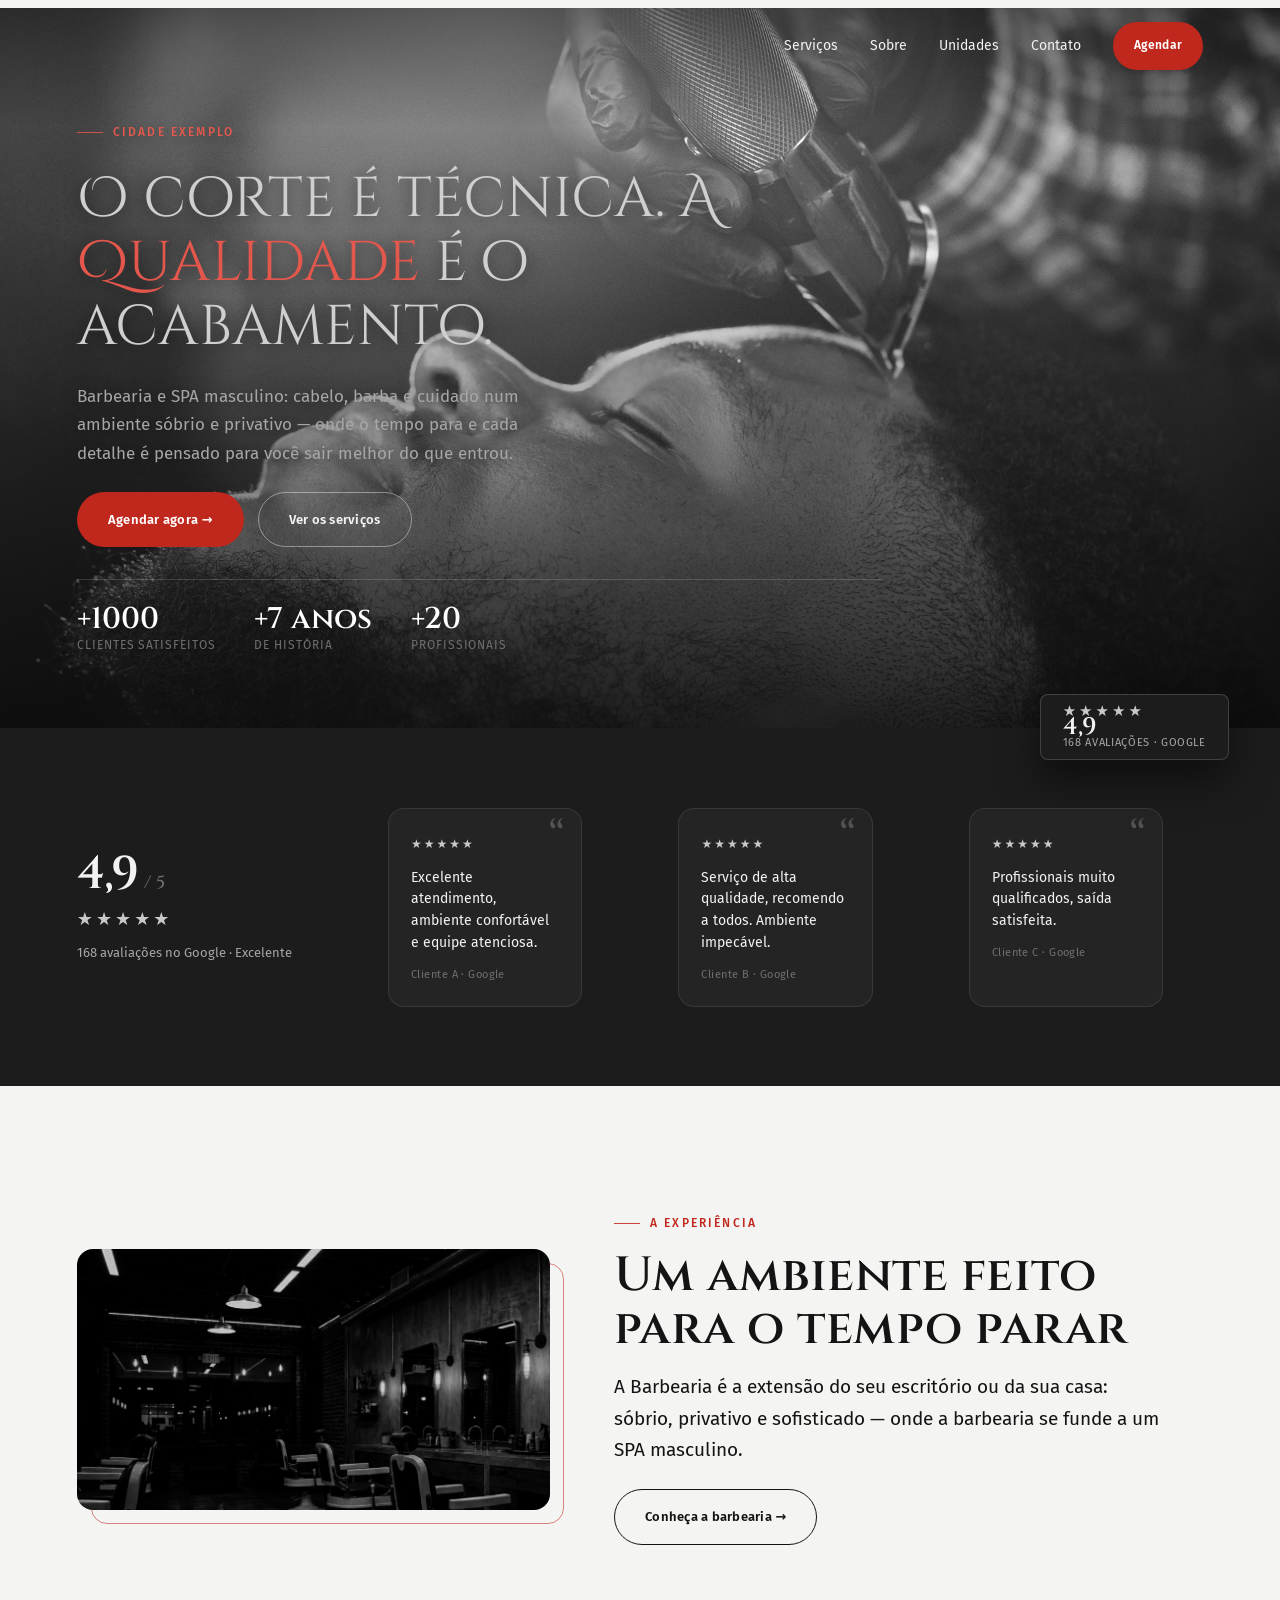
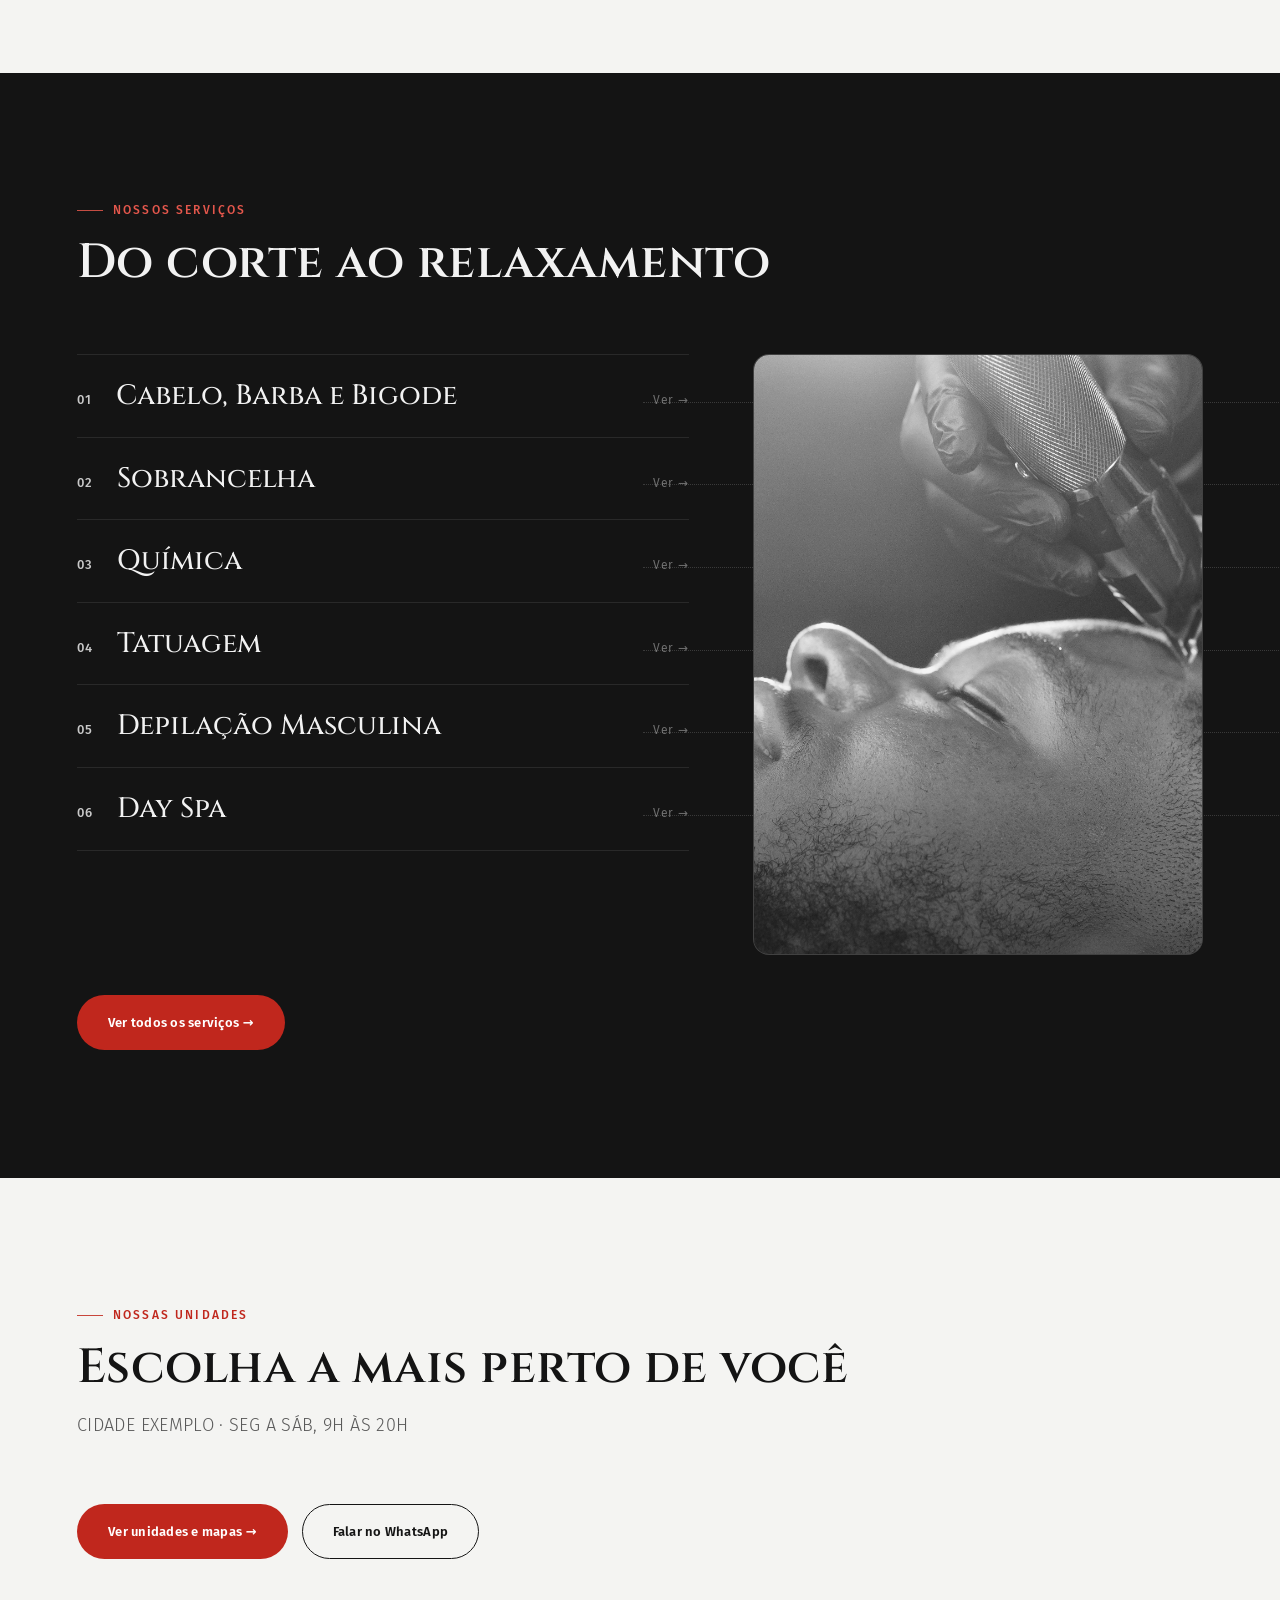
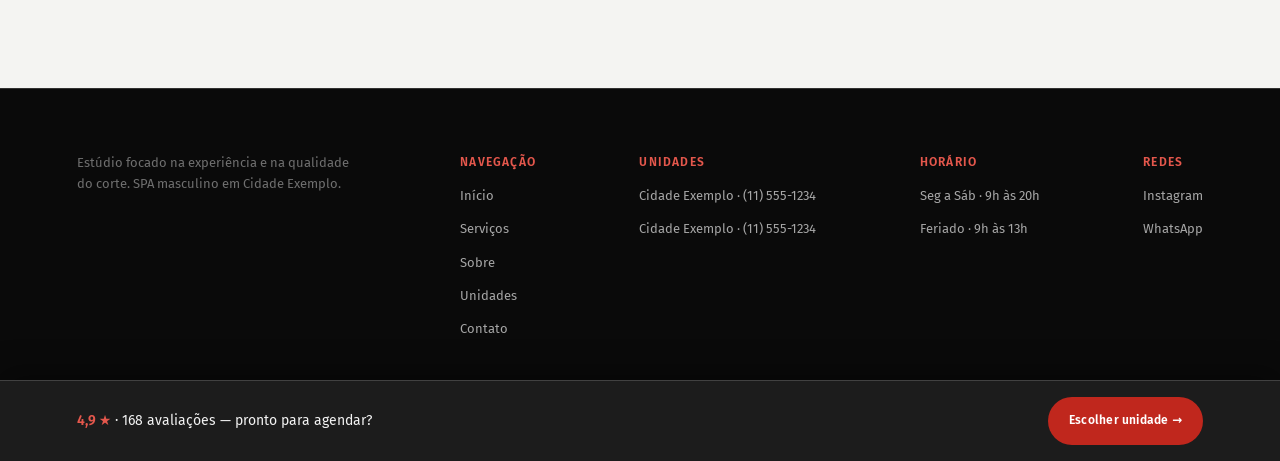
<file: index.html>
<!DOCTYPE html>
<html lang="pt-BR">
<head>
<meta charset="utf-8">
<meta name="viewport" content="width=device-width, initial-scale=1">
<title>Estúdio Satisfação — Serviços de Corte e SPA Masculino</title>
<meta name="description" content="Barbearia e SPA masculino focados na experiência e na qualidade do corte. 4,9★ · 168 avaliações no Google. Unidades em Cidade Exemplo.">
<link rel="stylesheet" href="styles.css">
</head>
<body>
<div class="page">

  <!-- Nav -->
  <nav class="site-nav" aria-label="Principal">
    <a href="index.html" aria-label="Início">
      <span class="nav-logo"></span>
    </a>
    <div class="nav-links">
      <a class="nav-link" href="servicos.html">Serviços</a>
      <a class="nav-link" href="sobre.html">Sobre</a>
      <a class="nav-link" href="unidades.html">Unidades</a>
      <a class="nav-link" href="contato.html">Contato</a>
      <a class="btn btn-gold btn-sm" href="unidades.html">Agendar</a>
    </div>
  </nav>

  <!-- Hero / Banner -->
  <header class="hero">
    <div class="hero-media">
      <img src="images/foto-hero-barbeiro.jpg" alt="Barbeiro aparando a barba de um cliente">
      <div class="hero-seal">
        <span class="stars">★★★★★</span>
        <span class="score">4,9</span>
        <span class="lbl">168 avaliações · Google</span>
      </div>
    </div>
    <div class="hero-copy">
      <span class="eyebrow">Cidade Exemplo</span>
      <h1>O corte é técnica. A <span class="accent">Qualidade</span> é o acabamento.</h1>
      <p class="hero-lead">Barbearia e SPA masculino: cabelo, barba e cuidado num ambiente sóbrio e privativo — onde o tempo para e cada detalhe é pensado para você sair melhor do que entrou.</p>
      <div class="hero-cta">
        <a class="btn btn-gold" href="unidades.html">Agendar agora →</a>
        <a class="btn btn-ghost-dk" href="servicos.html">Ver os serviços</a>
      </div>
      <div class="hero-stats">
        <div class="hero-stat"><b>+1000</b><span>clientes satisfeitos</span></div>
        <div class="hero-stat"><b>+7 anos</b><span>de história</span></div>
        <div class="hero-stat"><b>+20</b><span>profissionais</span></div>
      </div>
    </div>
  </header>

  <!-- Avaliações -->
  <section class="reviews" id="avaliacoes" aria-label="Avaliações de clientes">
    <div class="reviews-score">
      <span class="big">4,9<small> / 5</small></span>
      <span class="stars">★★★★★</span>
      <span class="meta">168 avaliações no Google · Excelente</span>
    </div>
    <div class="reviews-grid reveal-stagger reveal">
      <figure class="review-card">
        <span class="stars">★★★★★</span>
        <p>Excelente atendimento, ambiente confortável e equipe atenciosa.</p>
        <cite>Cliente A · Google</cite>
      </figure>
      <figure class="review-card">
        <span class="stars">★★★★★</span>
        <p>Serviço de alta qualidade, recomendo a todos. Ambiente impecável.</p>
        <cite>Cliente B · Google</cite>
      </figure>
      <figure class="review-card">
        <span class="stars">★★★★★</span>
        <p>Profissionais muito qualificados, saída satisfeita.</p>
        <cite>Cliente C · Google</cite>
      </figure>
    </div>
  </section>

  <!-- Experiência (teaser → Sobre) -->
  <section class="experience on-light" aria-label="A experiência">
    <div class="experience-photo reveal">
      <img src="images/foto-interior-barbearia.webp" alt="Experiência placeholder" class="experience-img">
    </div>
    <div class="experience-copy reveal">
      <span class="eyebrow">A experiência</span>
      <h2 class="section-title">Um ambiente feito para o tempo parar</h2>
      <p class="lead">A Barbearia é a extensão do seu escritório ou da sua casa: sóbrio, privativo e sofisticado — onde a barbearia se funde a um SPA masculino.</p>
      <div class="hero-cta" style="margin-top: 8px;">
        <a class="btn btn-ghost-lt" href="sobre.html">Conheça a barbearia →</a>
      </div>
    </div>
  </section>

  <!-- Prévia dos serviços -->
  <section class="menu-section on-dark" id="servicos" aria-label="Nossos serviços">
    <div class="section-head reveal">
      <span class="eyebrow">Nossos serviços</span>
      <h2 class="section-title">Do corte ao relaxamento</h2>
    </div>
    <div class="menu">
      <div class="menu-list" id="menuList">
        <a class="menu-row" href="servicos.html#cabelo-barba-bigode" data-photo="images/foto-hero-barbeiro.jpg">
          <span class="num">01</span><span class="name">Cabelo, Barba e Bigode</span><span class="go">Ver →</span>
        </a>
        <a class="menu-row" href="servicos.html#sobrancelha" data-photo="images/servico-sobrancelha.jpg">
          <span class="num">02</span><span class="name">Sobrancelha</span><span class="go">Ver →</span>
        </a>
        <a class="menu-row" href="servicos.html#quimica" data-photo="images/servico-quimica.jpg">
          <span class="num">03</span><span class="name">Química</span><span class="go">Ver →</span>
        </a>
        <a class="menu-row" href="servicos.html#tatuagem" data-photo="images/servico-tatuagem.jpg">
          <span class="num">04</span><span class="name">Tatuagem</span><span class="go">Ver →</span>
        </a>
        <a class="menu-row" href="servicos.html#depilacao-masculina" data-photo="images/servico-depilacao-masculina.jpg">
          <span class="num">05</span><span class="name">Depilação Masculina</span><span class="go">Ver →</span>
        </a>
        <a class="menu-row" href="servicos.html#day-spa" data-photo="images/servico-day-spa.jpg">
          <span class="num">06</span><span class="name">Day Spa</span><span class="go">Ver →</span>
        </a>
      </div>
      <div class="menu-viewer" id="menuViewer" aria-hidden="true">
        <img src="images/foto-hero-barbeiro.jpg" alt="" class="is-active" data-key="images/foto-hero-barbeiro.jpg">
        <img src="images/servico-sobrancelha.jpg" alt="" data-key="images/servico-sobrancelha.jpg">
        <img src="images/servico-quimica.jpg" alt="" data-key="images/servico-quimica.jpg">
        <img src="images/servico-tatuagem.jpg" alt="" data-key="images/servico-tatuagem.jpg">
        <img src="images/servico-depilacao-masculina.jpg" alt="" data-key="images/servico-depilacao-masculina.jpg">
        <img src="images/servico-day-spa.jpg" alt="" data-key="images/servico-day-spa.jpg">
      </div>
    </div>
    <div class="hero-cta" style="margin-top: var(--s-4);">
      <a class="btn btn-gold" href="servicos.html">Ver todos os serviços →</a>
    </div>
  </section>

  <!-- Unidades (CTA → Unidades) -->
  <section class="units on-light" id="unidades" aria-label="Nossas unidades">
    <div class="section-head reveal">
      <span class="eyebrow">Nossas unidades</span>
      <h2 class="section-title">Escolha a mais perto de você</h2>
      <p class="section-sub">Cidade Exemplo · Seg a Sáb, 9h às 20h</p>
    </div>
    <div class="hero-cta reveal">
      <a class="btn btn-gold" href="unidades.html">Ver unidades e mapas →</a>
      <a class="btn btn-ghost-lt" href="contato.html">Falar no WhatsApp</a>
    </div>
  </section>

  <!-- Footer -->
  <footer class="site-footer">
    <div class="footer-brand">
      <!-- logo removed -->
      <p>Estúdio focado na experiência e na qualidade do corte. SPA masculino em Cidade Exemplo.</p>
    </div>
    <div class="footer-col">
      <span class="head">Navegação</span>
      <a href="index.html">Início</a>
      <a href="servicos.html">Serviços</a>
      <a href="sobre.html">Sobre</a>
      <a href="unidades.html">Unidades</a>
      <a href="contato.html">Contato</a>
    </div>
    <div class="footer-col">
      <span class="head">Unidades</span>
      <a href="https://wa.me/+15551234567?text=Ol%C3%A1!%20Gostaria%20de%20agendar%20um%20hor%C3%A1rio%20na%20unidade%20Cidade%20Exemplo.">Cidade Exemplo · (11) 555-1234</a>
      <a href="https://wa.me/+15551234567?text=Ol%C3%A1!%20Gostaria%20de%20agendar%20um%20hor%C3%A1rio%20na%20unidade%20Cidade%20Exemplo.">Cidade Exemplo · (11) 555-1234</a>
    </div>
    <div class="footer-col">
      <span class="head">Horário</span>
      <span>Seg a Sáb · 9h às 20h</span>
      <span>Feriado · 9h às 13h</span>
    </div>
    <div class="footer-col">
      <span class="head">Redes</span>
      <a href="https://www.instagram.com/fakeestudiosatisfacao" target="_blank" rel="noopener">Instagram</a>
      <a href="https://wa.me/+15551234567?text=Ol%C3%A1!%20Gostaria%20de%20agendar%20um%20hor%C3%A1rio." target="_blank" rel="noopener">WhatsApp</a>
    </div>
  </footer>

  <!-- Barra CTA sticky -->
  <div class="cta-bar">
    <span><b>4,9 ★</b> · 168 avaliações — pronto para agendar?</span>
    <a class="btn btn-gold btn-sm" href="unidades.html">Escolher unidade →</a>
  </div>

</div>
<script src="script.js" defer></script>
</body>
</html>
</file>
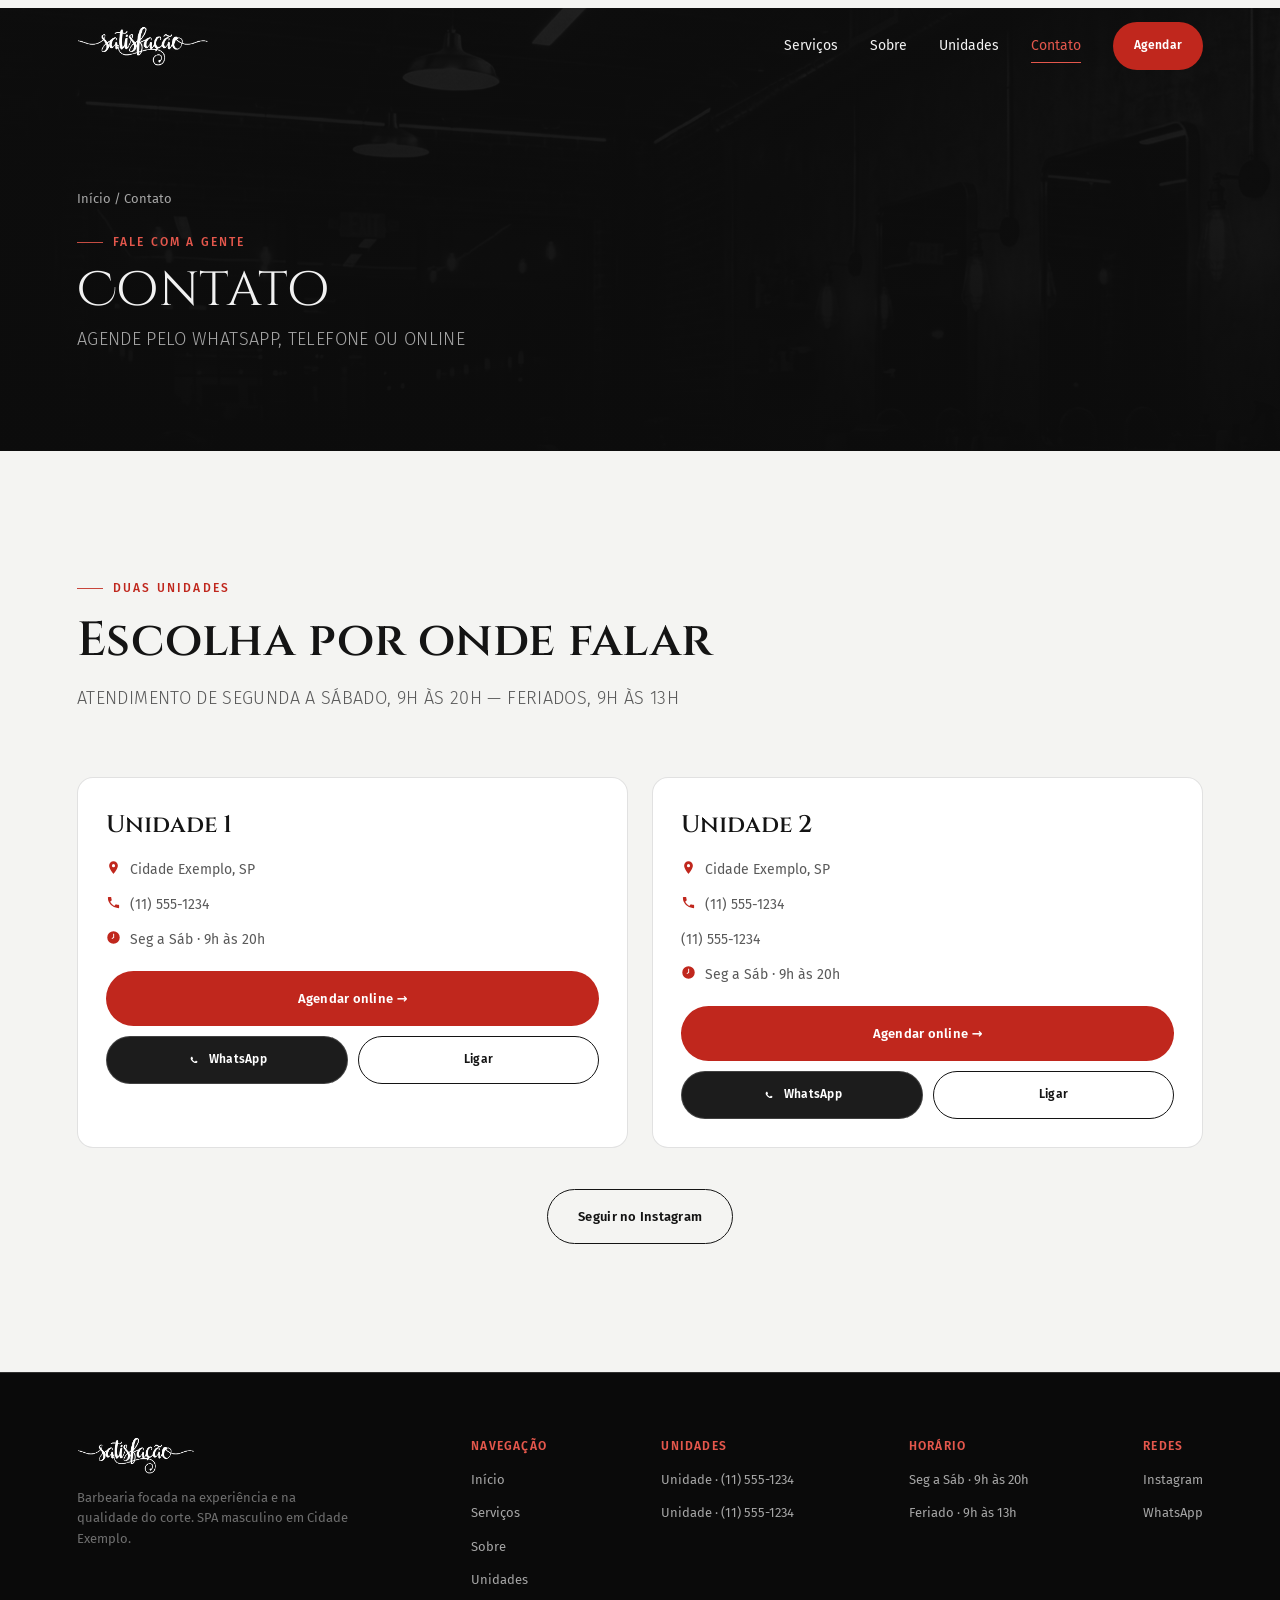
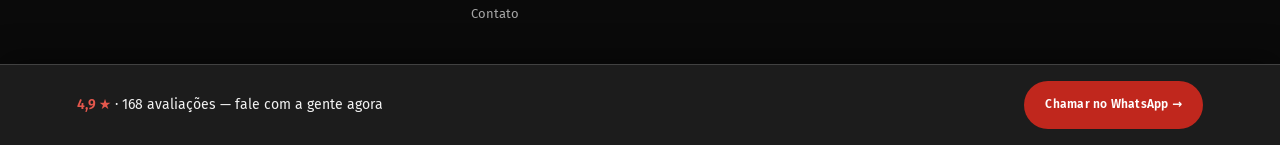
<file: contato.html>
<!DOCTYPE html>
<html lang="pt-BR">
<head>
<meta charset="utf-8">
<meta name="viewport" content="width=device-width, initial-scale=1">
<title>Contato — Estúdio Satisfação | WhatsApp, telefone e agendamento</title>
<meta name="description" content="Fale com o Estúdio Satisfação: WhatsApp, telefone e agendamento online nas unidades de Cidade Exemplo. Seg a Sáb, 9h às 20h.">
<link rel="stylesheet" href="styles.css">
</head>
<body>
<div class="page">

  <!-- Nav -->
  <nav class="site-nav" aria-label="Principal">
    <a href="index.html" aria-label="Estúdio Satisfação — início">
      <img class="nav-logo" src="images/logo-satisfacao.webp" alt="Estúdio Satisfação">
    </a>
    <div class="nav-links">
      <a class="nav-link" href="servicos.html">Serviços</a>
      <a class="nav-link" href="sobre.html">Sobre</a>
      <a class="nav-link" href="unidades.html">Unidades</a>
      <a class="nav-link" href="contato.html" aria-current="page">Contato</a>
      <a class="btn btn-gold btn-sm" href="unidades.html">Agendar</a>
    </div>
  </nav>

  <!-- Cabeçalho -->
  <header class="page-header">
    <p class="breadcrumb"><a href="index.html">Início</a> / Contato</p>
    <span class="eyebrow">Fale com a gente</span>
    <h1 class="section-title on-dark" style="font-family: var(--f-flourish); font-weight: 400; margin-top: 12px;">Contato</h1>
    <p class="section-sub" style="color: var(--on-dk-mut); margin-top: 8px;">Agende pelo WhatsApp, telefone ou online</p>
  </header>

  <!-- Formas de contato por unidade -->
  <section class="units on-light" aria-label="Contato das unidades">
    <div class="section-head reveal">
      <span class="eyebrow">Duas unidades</span>
      <h2 class="section-title">Escolha por onde falar</h2>
      <p class="section-sub">Atendimento de segunda a sábado, 9h às 20h — feriados, 9h às 13h</p>
    </div>
    <div class="units-grid">

      <article class="unit-card reveal">
        <div class="unit-body">
          <h3>Unidade 1</h3>
          <p class="unit-line">
            <svg viewBox="0 0 24 24" width="15" height="15" aria-hidden="true"><path d="M12 2a7 7 0 0 0-7 7c0 5 7 13 7 13s7-8 7-13a7 7 0 0 0-7-7zm0 9.5A2.5 2.5 0 1 1 12 6.5a2.5 2.5 0 0 1 0 5z"/></svg>
            Cidade Exemplo, SP
          </p>
          <p class="unit-line">
            <svg viewBox="0 0 24 24" width="15" height="15" aria-hidden="true"><path d="M6.6 10.8a15.9 15.9 0 0 0 6.6 6.6l2.2-2.2c.3-.3.7-.4 1-.2 1.1.4 2.3.6 3.6.6.6 0 1 .4 1 1V20c0 .6-.4 1-1 1A17 17 0 0 1 3 4c0-.6.4-1 1-1h3.5c.6 0 1 .4 1 1 0 1.3.2 2.5.6 3.6.1.3 0 .7-.2 1l-2.3 2.2z"/></svg>
            <a href="tel:+15551234567" style="color: inherit;">(11) 555-1234</a>
          </p>
          <p class="unit-line">
            <svg viewBox="0 0 24 24" width="15" height="15" aria-hidden="true"><path d="M12 2a10 10 0 1 0 0 20 10 10 0 0 0 0-20zm1 10.4-3.3 1.9-.8-1.3 2.6-1.5V6h1.5v6.4z"/></svg>
            Seg a Sáb · 9h às 20h
          </p>
          <div class="unit-actions">
            <a class="btn btn-gold" href="https://www.trinks.com/estudio-satisfacao-barueri-/framebusca" target="_blank" rel="noopener">Agendar online →</a>
            <div class="row">
              <a class="btn btn-wa btn-sm" href="https://wa.me/+15551234567?text=Ol%C3%A1!%20Gostaria%20de%20agendar%20um%20hor%C3%A1rio%20na%20unidade%20Unidade%201." target="_blank" rel="noopener">
                <svg viewBox="0 0 24 24" width="14" height="14" fill="currentColor" aria-hidden="true"><path d="M17.5 14.4c-.3-.15-1.7-.84-2-.93-.26-.1-.46-.15-.65.14-.2.3-.75.94-.92 1.13-.17.2-.34.22-.63.07-.3-.15-1.25-.46-2.38-1.47-.88-.78-1.47-1.75-1.64-2.05-.17-.3-.02-.45.13-.6.13-.13.3-.34.44-.5.15-.18.2-.3.3-.5.1-.2.05-.37-.02-.52-.08-.15-.65-1.56-.9-2.14-.23-.56-.47-.48-.65-.49h-.55c-.2 0-.5.07-.77.36-.26.3-1 .98-1 2.4 0 1.4 1.03 2.76 1.17 2.95.15.2 2.02 3.08 4.9 4.32.68.3 1.22.47 1.63.6.69.22 1.31.19 1.8.11.55-.08 1.7-.69 1.93-1.36.24-.67.24-1.24.17-1.36-.07-.12-.26-.19-.55-.34z"/></svg>
                WhatsApp
              </a>
              <a class="btn btn-ghost-lt btn-sm" href="tel:+15551234567">Ligar</a>
            </div>
          </div>
        </div>
      </article>

      <article class="unit-card reveal">
        <div class="unit-body">
          <h3>Unidade 2</h3>
          <p class="unit-line">
            <svg viewBox="0 0 24 24" width="15" height="15" aria-hidden="true"><path d="M12 2a7 7 0 0 0-7 7c0 5 7 13 7 13s7-8 7-13a7 7 0 0 0-7-7zm0 9.5A2.5 2.5 0 1 1 12 6.5a2.5 2.5 0 0 1 0 5z"/></svg>
            Cidade Exemplo, SP
          </p>
          <p class="unit-line">
            <svg viewBox="0 0 24 24" width="15" height="15" aria-hidden="true"><path d="M6.6 10.8a15.9 15.9 0 0 0 6.6 6.6l2.2-2.2c.3-.3.7-.4 1-.2 1.1.4 2.3.6 3.6.6.6 0 1 .4 1 1V20c0 .6-.4 1-1 1A17 17 0 0 1 3 4c0-.6.4-1 1-1h3.5c.6 0 1 .4 1 1 0 1.3.2 2.5.6 3.6.1.3 0 .7-.2 1l-2.3 2.2z"/></svg>
            <a href="tel:+15551234567" style="color: inherit;">(11) 555-1234</a>
          </p>
          <p class="unit-line">
            <a href="tel:+15551234567" style="color: inherit;">(11) 555-1234</a>
          </p>
          <p class="unit-line">
            <svg viewBox="0 0 24 24" width="15" height="15" aria-hidden="true"><path d="M12 2a10 10 0 1 0 0 20 10 10 0 0 0 0-20zm1 10.4-3.3 1.9-.8-1.3 2.6-1.5V6h1.5v6.4z"/></svg>
            Seg a Sáb · 9h às 20h
          </p>
          <div class="unit-actions">
            <a class="btn btn-gold" href="https://www.trinks.com/estudiosatisfacao/framebusca" target="_blank" rel="noopener">Agendar online →</a>
            <div class="row">
              <a class="btn btn-wa btn-sm" href="https://wa.me/+15551234567?text=Ol%C3%A1!%20Agendar%20unidade%20Cidade%20Exemplo." target="_blank" rel="noopener">
                <svg viewBox="0 0 24 24" width="14" height="14" fill="currentColor" aria-hidden="true"><path d="M17.5 14.4c-.3-.15-1.7-.84-2-.93-.26-.1-.46-.15-.65.14-.2.3-.75.94-.92 1.13-.17.2-.34.22-.63.07-.3-.15-1.25-.46-2.38-1.47-.88-.78-1.47-1.75-1.64-2.05-.17-.3-.02-.45.13-.6.13-.13.3-.34.44-.5.15-.18.2-.3.3-.5.1-.2.05-.37-.02-.52-.08-.15-.65-1.56-.9-2.14-.23-.56-.47-.48-.65-.49h-.55c-.2 0-.5.07-.77.36-.26.3-1 .98-1 2.4 0 1.4 1.03 2.76 1.17 2.95.15.2 2.02 3.08 4.9 4.32.68.3 1.22.47 1.63.6.69.22 1.31.19 1.8.11.55-.08 1.7-.69 1.93-1.36.24-.67.24-1.24.17-1.36-.07-.12-.26-.19-.55-.34z"/></svg>
                WhatsApp
              </a>
              <a class="btn btn-ghost-lt btn-sm" href="tel:+15551234567">Ligar</a>
            </div>
          </div>
        </div>
      </article>

    </div>
    <div class="hero-cta reveal" style="margin-top: var(--s-4); justify-content: center;">
      <a class="btn btn-ghost-lt" href="https://www.instagram.com/estudiosatisfacao" target="_blank" rel="noopener">Seguir no Instagram</a>
    </div>
  </section>

  <!-- Footer -->
  <footer class="site-footer">
    <div class="footer-brand">
      <img src="images/logo-satisfacao.webp" alt="Estúdio Satisfação">
      <p>Barbearia focada na experiência e na qualidade do corte. SPA masculino em Cidade Exemplo.</p>
    </div>
    <div class="footer-col">
      <span class="head">Navegação</span>
      <a href="index.html">Início</a>
      <a href="servicos.html">Serviços</a>
      <a href="sobre.html">Sobre</a>
      <a href="unidades.html">Unidades</a>
      <a href="contato.html">Contato</a>
    </div>
    <div class="footer-col">
      <span class="head">Unidades</span>
      <a href="https://wa.me/+15551234567?text=Ol%C3%A1!%20Quero%20agendar%20um%20hor%C3%A1rio.">Unidade · (11) 555-1234</a>
      <a href="https://wa.me/+15551234567?text=Ol%C3%A1!%20Quero%20agendar%20um%20hor%C3%A1rio.">Unidade · (11) 555-1234</a>
    </div>
    <div class="footer-col">
      <span class="head">Horário</span>
      <span>Seg a Sáb · 9h às 20h</span>
      <span>Feriado · 9h às 13h</span>
    </div>
    <div class="footer-col">
      <span class="head">Redes</span>
      <a href="https://www.instagram.com/estudiosatisfacao" target="_blank" rel="noopener">Instagram</a>
      <a href="https://wa.me/+15551234567?text=Ol%C3%A1!%20Quero%20agendar%20um%20hor%C3%A1rio.">WhatsApp</a>
    </div>
  </footer>

  <!-- Barra CTA sticky -->
  <div class="cta-bar">
    <span><b>4,9 ★</b> · 168 avaliações — fale com a gente agora</span>
    <a class="btn btn-gold btn-sm" href="https://wa.me/+15551234567?text=Ol%C3%A1!%20Gostaria%20de%20agendar%20um%20hor%C3%A1rio." target="_blank" rel="noopener">Chamar no WhatsApp →</a>
  </div>

</div>
<script src="script.js" defer></script>
</body>
</html>
</file>
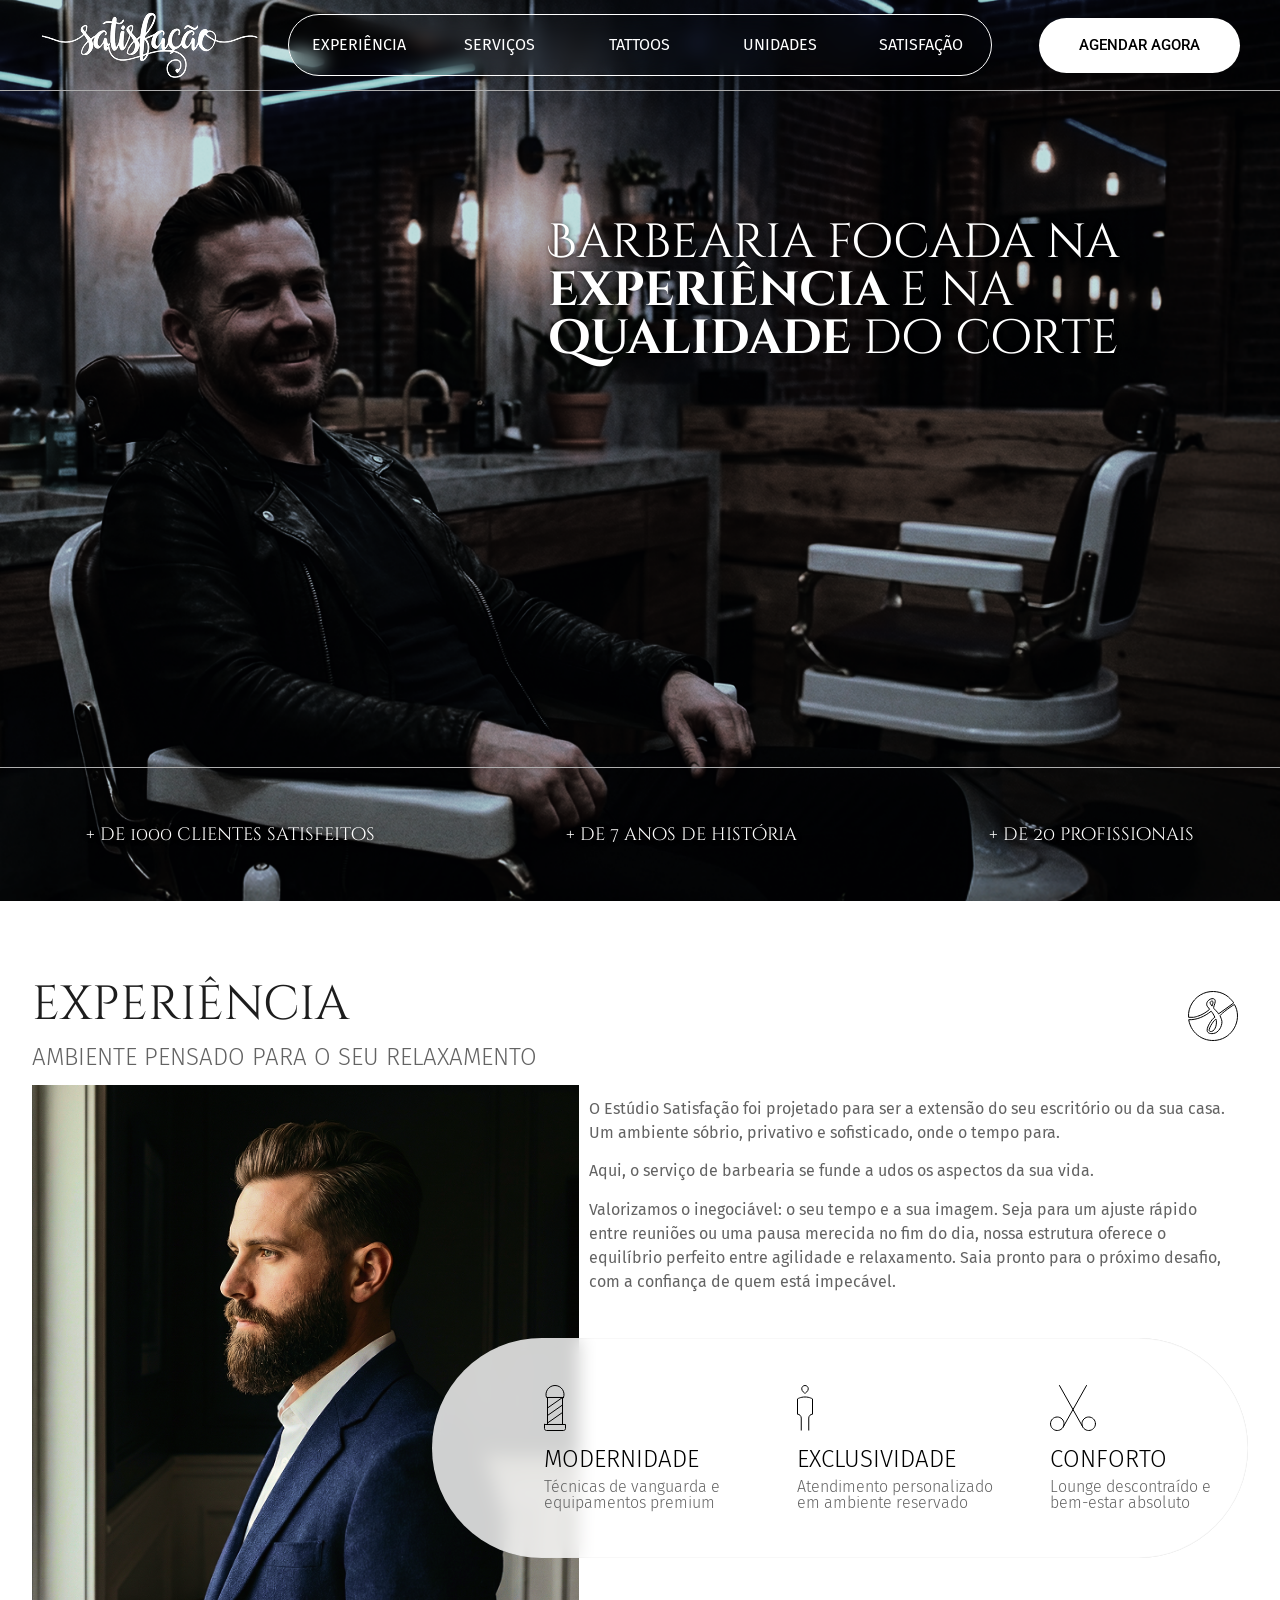
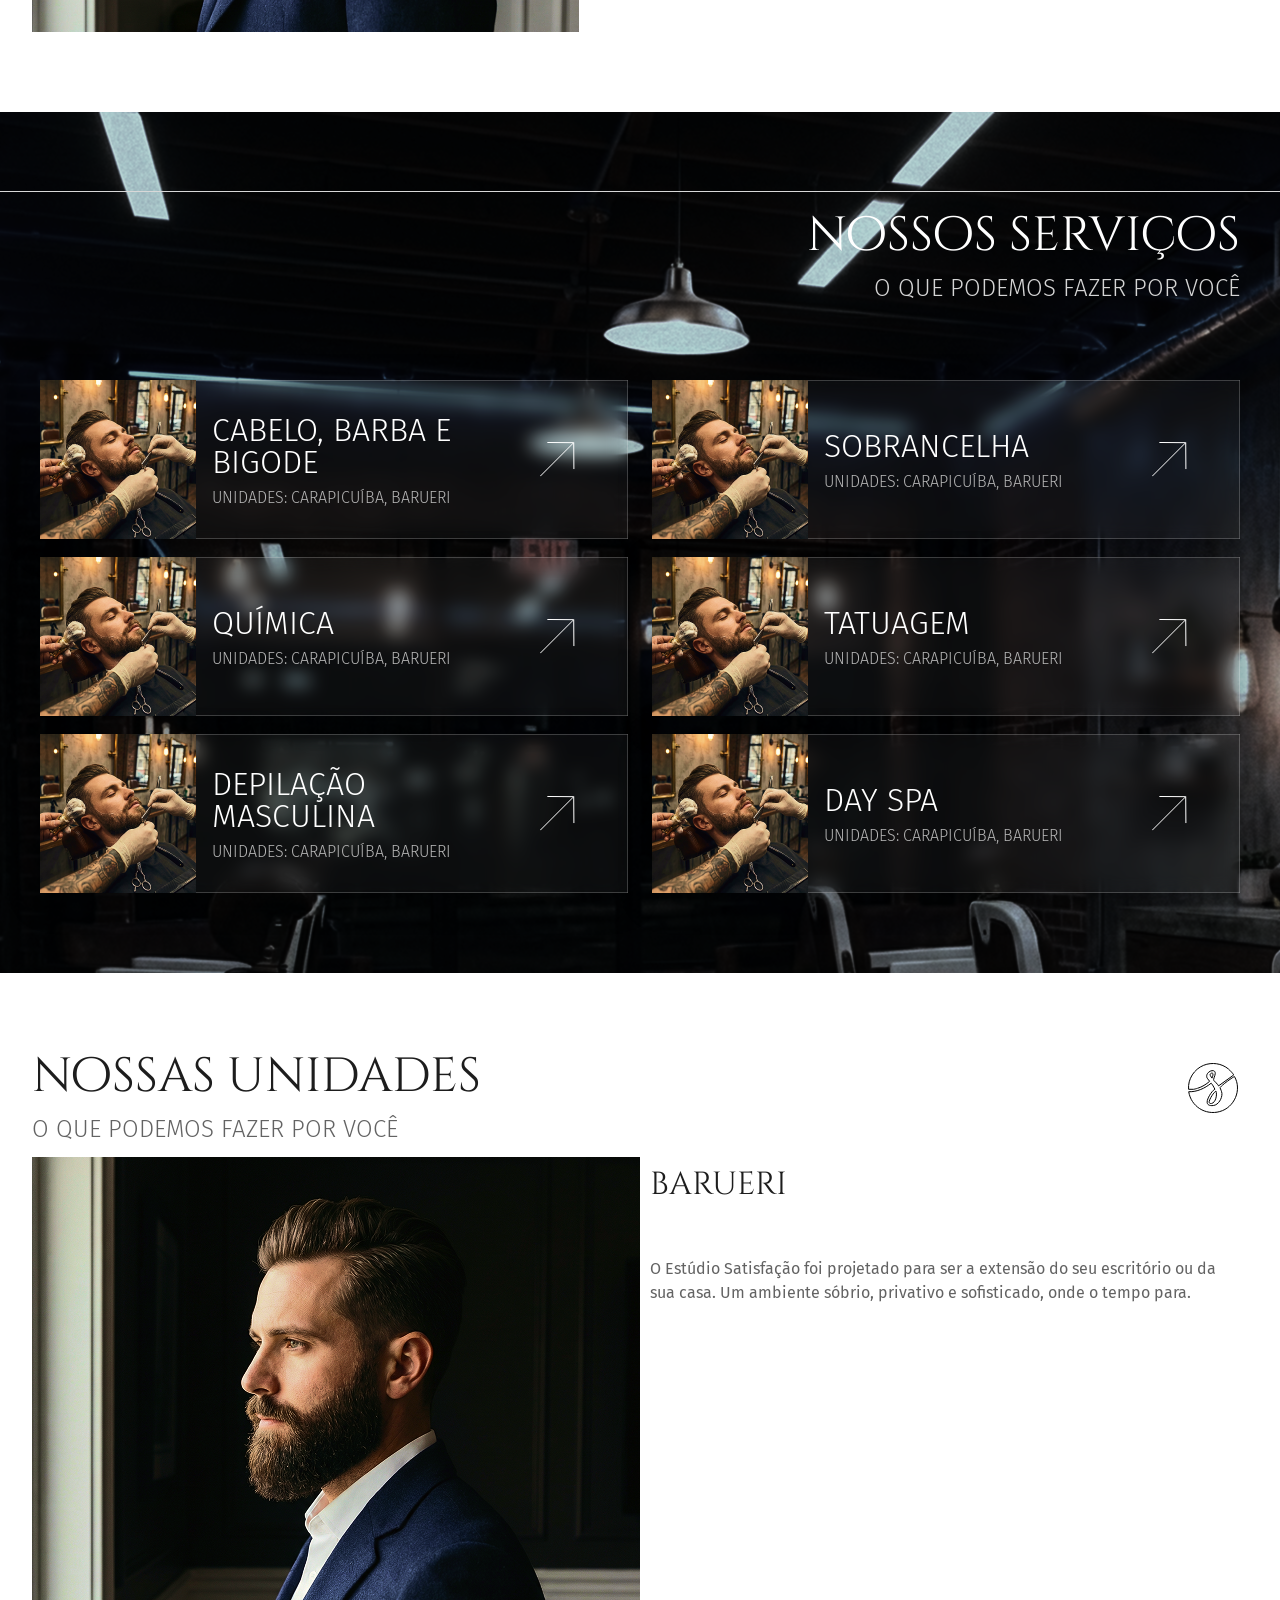
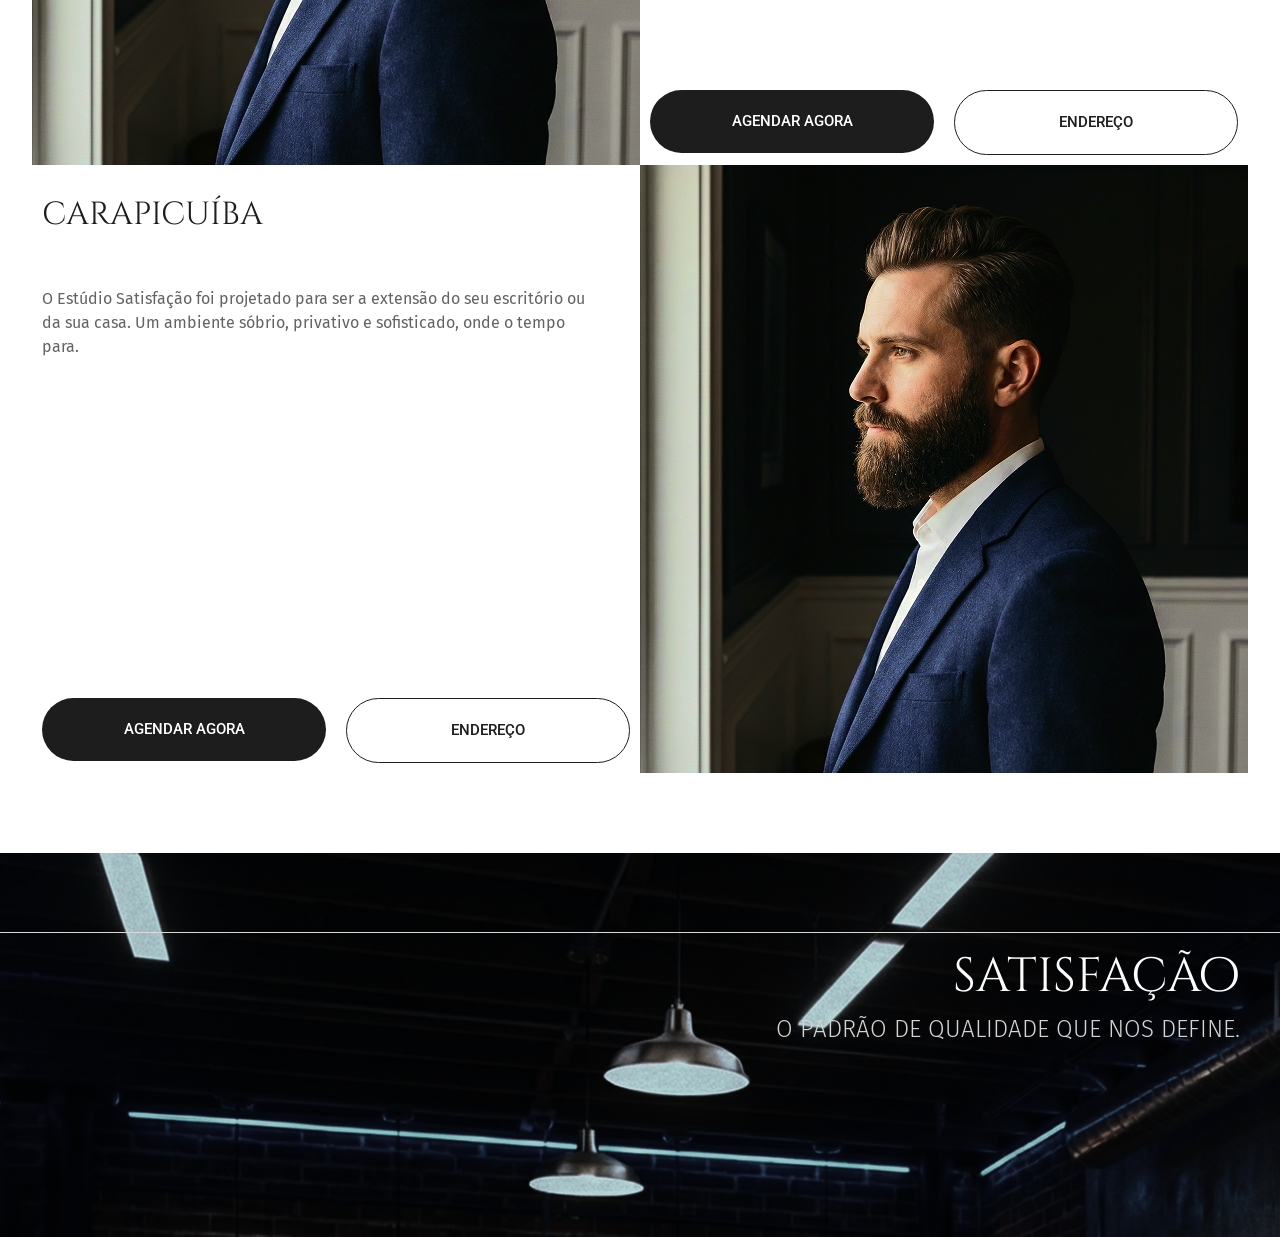
<file: index-clone-original.html>
<!DOCTYPE html>
<html lang="pt-BR">
<head>
	<meta charset="UTF-8">
		<title>Barbearia Premium — Serviços de Corte e SPA Masculino</title>
<meta name='robots' content='max-image-preview:large' />
<link rel="alternate" type="application/rss+xml" title="Feed para Estudio Satisfação &raquo;" href="feed/index.html" />
<link rel="alternate" type="application/rss+xml" title="Feed de comentários para Estudio Satisfação &raquo;" href="comments/feed/index.html" />
<link rel="alternate" title="oEmbed (JSON)" type="application/json+oembed" href="wp-json/oembed/1.0/embed@url=https%253A%252F%252Festudiosatisfacao.com%252F" />
<link rel="alternate" title="oEmbed (XML)" type="text/xml+oembed" href="wp-json/oembed/1.0/embed@url=https%253A%252F%252Festudiosatisfacao.com%252F&amp;format=xml" />
<style id='wp-img-auto-sizes-contain-inline-css'>
img:is([sizes=auto i],[sizes^="auto," i]){contain-intrinsic-size:3000px 1500px}
/*# sourceURL=wp-img-auto-sizes-contain-inline-css */
</style>

<style id='wp-emoji-styles-inline-css'>

	img.wp-smiley, img.emoji {
		display: inline !important;
		border: none !important;
		box-shadow: none !important;
		height: 1em !important;
		width: 1em !important;
		margin: 0 0.07em !important;
		vertical-align: -0.1em !important;
		background: none !important;
		padding: 0 !important;
	}
/*# sourceURL=wp-emoji-styles-inline-css */
</style>
<style id='safe-svg-svg-icon-style-inline-css'>
.safe-svg-cover{text-align:center}.safe-svg-cover .safe-svg-inside{display:inline-block;max-width:100%}.safe-svg-cover svg{fill:currentColor;height:100%;max-height:100%;max-width:100%;width:100%}

/*# sourceURL=https://estudiosatisfacao.com/wp-content/plugins/safe-svg/dist/safe-svg-block-frontend.css */
</style>
<style id='global-styles-inline-css'>
:root{--wp--preset--aspect-ratio--square: 1;--wp--preset--aspect-ratio--4-3: 4/3;--wp--preset--aspect-ratio--3-4: 3/4;--wp--preset--aspect-ratio--3-2: 3/2;--wp--preset--aspect-ratio--2-3: 2/3;--wp--preset--aspect-ratio--16-9: 16/9;--wp--preset--aspect-ratio--9-16: 9/16;--wp--preset--color--black: #000000;--wp--preset--color--cyan-bluish-gray: #abb8c3;--wp--preset--color--white: #ffffff;--wp--preset--color--pale-pink: #f78da7;--wp--preset--color--vivid-red: #cf2e2e;--wp--preset--color--luminous-vivid-orange: #ff6900;--wp--preset--color--luminous-vivid-amber: #fcb900;--wp--preset--color--light-green-cyan: #7bdcb5;--wp--preset--color--vivid-green-cyan: #00d084;--wp--preset--color--pale-cyan-blue: #8ed1fc;--wp--preset--color--vivid-cyan-blue: #0693e3;--wp--preset--color--vivid-purple: #9b51e0;--wp--preset--gradient--vivid-cyan-blue-to-vivid-purple: linear-gradient(135deg,rgb(6,147,227) 0%,rgb(155,81,224) 100%);--wp--preset--gradient--light-green-cyan-to-vivid-green-cyan: linear-gradient(135deg,rgb(122,220,180) 0%,rgb(0,208,130) 100%);--wp--preset--gradient--luminous-vivid-amber-to-luminous-vivid-orange: linear-gradient(135deg,rgb(252,185,0) 0%,rgb(255,105,0) 100%);--wp--preset--gradient--luminous-vivid-orange-to-vivid-red: linear-gradient(135deg,rgb(255,105,0) 0%,rgb(207,46,46) 100%);--wp--preset--gradient--very-light-gray-to-cyan-bluish-gray: linear-gradient(135deg,rgb(238,238,238) 0%,rgb(169,184,195) 100%);--wp--preset--gradient--cool-to-warm-spectrum: linear-gradient(135deg,rgb(74,234,220) 0%,rgb(151,120,209) 20%,rgb(207,42,186) 40%,rgb(238,44,130) 60%,rgb(251,105,98) 80%,rgb(254,248,76) 100%);--wp--preset--gradient--blush-light-purple: linear-gradient(135deg,rgb(255,206,236) 0%,rgb(152,150,240) 100%);--wp--preset--gradient--blush-bordeaux: linear-gradient(135deg,rgb(254,205,165) 0%,rgb(254,45,45) 50%,rgb(107,0,62) 100%);--wp--preset--gradient--luminous-dusk: linear-gradient(135deg,rgb(255,203,112) 0%,rgb(199,81,192) 50%,rgb(65,88,208) 100%);--wp--preset--gradient--pale-ocean: linear-gradient(135deg,rgb(255,245,203) 0%,rgb(182,227,212) 50%,rgb(51,167,181) 100%);--wp--preset--gradient--electric-grass: linear-gradient(135deg,rgb(202,248,128) 0%,rgb(113,206,126) 100%);--wp--preset--gradient--midnight: linear-gradient(135deg,rgb(2,3,129) 0%,rgb(40,116,252) 100%);--wp--preset--font-size--small: 13px;--wp--preset--font-size--medium: 20px;--wp--preset--font-size--large: 36px;--wp--preset--font-size--x-large: 42px;--wp--preset--spacing--20: 0.44rem;--wp--preset--spacing--30: 0.67rem;--wp--preset--spacing--40: 1rem;--wp--preset--spacing--50: 1.5rem;--wp--preset--spacing--60: 2.25rem;--wp--preset--spacing--70: 3.38rem;--wp--preset--spacing--80: 5.06rem;--wp--preset--shadow--natural: 6px 6px 9px rgba(0, 0, 0, 0.2);--wp--preset--shadow--deep: 12px 12px 50px rgba(0, 0, 0, 0.4);--wp--preset--shadow--sharp: 6px 6px 0px rgba(0, 0, 0, 0.2);--wp--preset--shadow--outlined: 6px 6px 0px -3px rgb(255, 255, 255), 6px 6px rgb(0, 0, 0);--wp--preset--shadow--crisp: 6px 6px 0px rgb(0, 0, 0);}:root { --wp--style--global--content-size: 800px;--wp--style--global--wide-size: 1200px; }:where(body) { margin: 0; }.wp-site-blocks > .alignleft { float: left; margin-right: 2em; }.wp-site-blocks > .alignright { float: right; margin-left: 2em; }.wp-site-blocks > .aligncenter { justify-content: center; margin-left: auto; margin-right: auto; }:where(.wp-site-blocks) > * { margin-block-start: 24px; margin-block-end: 0; }:where(.wp-site-blocks) > :first-child { margin-block-start: 0; }:where(.wp-site-blocks) > :last-child { margin-block-end: 0; }:root { --wp--style--block-gap: 24px; }:root :where(.is-layout-flow) > :first-child{margin-block-start: 0;}:root :where(.is-layout-flow) > :last-child{margin-block-end: 0;}:root :where(.is-layout-flow) > *{margin-block-start: 24px;margin-block-end: 0;}:root :where(.is-layout-constrained) > :first-child{margin-block-start: 0;}:root :where(.is-layout-constrained) > :last-child{margin-block-end: 0;}:root :where(.is-layout-constrained) > *{margin-block-start: 24px;margin-block-end: 0;}:root :where(.is-layout-flex){gap: 24px;}:root :where(.is-layout-grid){gap: 24px;}.is-layout-flow > .alignleft{float: left;margin-inline-start: 0;margin-inline-end: 2em;}.is-layout-flow > .alignright{float: right;margin-inline-start: 2em;margin-inline-end: 0;}.is-layout-flow > .aligncenter{margin-left: auto !important;margin-right: auto !important;}.is-layout-constrained > .alignleft{float: left;margin-inline-start: 0;margin-inline-end: 2em;}.is-layout-constrained > .alignright{float: right;margin-inline-start: 2em;margin-inline-end: 0;}.is-layout-constrained > .aligncenter{margin-left: auto !important;margin-right: auto !important;}.is-layout-constrained > :where(:not(.alignleft):not(.alignright):not(.alignfull)){max-width: var(--wp--style--global--content-size);margin-left: auto !important;margin-right: auto !important;}.is-layout-constrained > .alignwide{max-width: var(--wp--style--global--wide-size);}body .is-layout-flex{display: flex;}.is-layout-flex{flex-wrap: wrap;align-items: center;}.is-layout-flex > :is(*, div){margin: 0;}body .is-layout-grid{display: grid;}.is-layout-grid > :is(*, div){margin: 0;}body{padding-top: 0px;padding-right: 0px;padding-bottom: 0px;padding-left: 0px;}a:where(:not(.wp-element-button)){text-decoration: underline;}:root :where(.wp-element-button, .wp-block-button__link){background-color: #32373c;border-width: 0;color: #fff;font-family: inherit;font-size: inherit;font-style: inherit;font-weight: inherit;letter-spacing: inherit;line-height: inherit;padding-top: calc(0.667em + 2px);padding-right: calc(1.333em + 2px);padding-bottom: calc(0.667em + 2px);padding-left: calc(1.333em + 2px);text-decoration: none;text-transform: inherit;}.has-black-color{color: var(--wp--preset--color--black) !important;}.has-cyan-bluish-gray-color{color: var(--wp--preset--color--cyan-bluish-gray) !important;}.has-white-color{color: var(--wp--preset--color--white) !important;}.has-pale-pink-color{color: var(--wp--preset--color--pale-pink) !important;}.has-vivid-red-color{color: var(--wp--preset--color--vivid-red) !important;}.has-luminous-vivid-orange-color{color: var(--wp--preset--color--luminous-vivid-orange) !important;}.has-luminous-vivid-amber-color{color: var(--wp--preset--color--luminous-vivid-amber) !important;}.has-light-green-cyan-color{color: var(--wp--preset--color--light-green-cyan) !important;}.has-vivid-green-cyan-color{color: var(--wp--preset--color--vivid-green-cyan) !important;}.has-pale-cyan-blue-color{color: var(--wp--preset--color--pale-cyan-blue) !important;}.has-vivid-cyan-blue-color{color: var(--wp--preset--color--vivid-cyan-blue) !important;}.has-vivid-purple-color{color: var(--wp--preset--color--vivid-purple) !important;}.has-black-background-color{background-color: var(--wp--preset--color--black) !important;}.has-cyan-bluish-gray-background-color{background-color: var(--wp--preset--color--cyan-bluish-gray) !important;}.has-white-background-color{background-color: var(--wp--preset--color--white) !important;}.has-pale-pink-background-color{background-color: var(--wp--preset--color--pale-pink) !important;}.has-vivid-red-background-color{background-color: var(--wp--preset--color--vivid-red) !important;}.has-luminous-vivid-orange-background-color{background-color: var(--wp--preset--color--luminous-vivid-orange) !important;}.has-luminous-vivid-amber-background-color{background-color: var(--wp--preset--color--luminous-vivid-amber) !important;}.has-light-green-cyan-background-color{background-color: var(--wp--preset--color--light-green-cyan) !important;}.has-vivid-green-cyan-background-color{background-color: var(--wp--preset--color--vivid-green-cyan) !important;}.has-pale-cyan-blue-background-color{background-color: var(--wp--preset--color--pale-cyan-blue) !important;}.has-vivid-cyan-blue-background-color{background-color: var(--wp--preset--color--vivid-cyan-blue) !important;}.has-vivid-purple-background-color{background-color: var(--wp--preset--color--vivid-purple) !important;}.has-black-border-color{border-color: var(--wp--preset--color--black) !important;}.has-cyan-bluish-gray-border-color{border-color: var(--wp--preset--color--cyan-bluish-gray) !important;}.has-white-border-color{border-color: var(--wp--preset--color--white) !important;}.has-pale-pink-border-color{border-color: var(--wp--preset--color--pale-pink) !important;}.has-vivid-red-border-color{border-color: var(--wp--preset--color--vivid-red) !important;}.has-luminous-vivid-orange-border-color{border-color: var(--wp--preset--color--luminous-vivid-orange) !important;}.has-luminous-vivid-amber-border-color{border-color: var(--wp--preset--color--luminous-vivid-amber) !important;}.has-light-green-cyan-border-color{border-color: var(--wp--preset--color--light-green-cyan) !important;}.has-vivid-green-cyan-border-color{border-color: var(--wp--preset--color--vivid-green-cyan) !important;}.has-pale-cyan-blue-border-color{border-color: var(--wp--preset--color--pale-cyan-blue) !important;}.has-vivid-cyan-blue-border-color{border-color: var(--wp--preset--color--vivid-cyan-blue) !important;}.has-vivid-purple-border-color{border-color: var(--wp--preset--color--vivid-purple) !important;}.has-vivid-cyan-blue-to-vivid-purple-gradient-background{background: var(--wp--preset--gradient--vivid-cyan-blue-to-vivid-purple) !important;}.has-light-green-cyan-to-vivid-green-cyan-gradient-background{background: var(--wp--preset--gradient--light-green-cyan-to-vivid-green-cyan) !important;}.has-luminous-vivid-amber-to-luminous-vivid-orange-gradient-background{background: var(--wp--preset--gradient--luminous-vivid-amber-to-luminous-vivid-orange) !important;}.has-luminous-vivid-orange-to-vivid-red-gradient-background{background: var(--wp--preset--gradient--luminous-vivid-orange-to-vivid-red) !important;}.has-very-light-gray-to-cyan-bluish-gray-gradient-background{background: var(--wp--preset--gradient--very-light-gray-to-cyan-bluish-gray) !important;}.has-cool-to-warm-spectrum-gradient-background{background: var(--wp--preset--gradient--cool-to-warm-spectrum) !important;}.has-blush-light-purple-gradient-background{background: var(--wp--preset--gradient--blush-light-purple) !important;}.has-blush-bordeaux-gradient-background{background: var(--wp--preset--gradient--blush-bordeaux) !important;}.has-luminous-dusk-gradient-background{background: var(--wp--preset--gradient--luminous-dusk) !important;}.has-pale-ocean-gradient-background{background: var(--wp--preset--gradient--pale-ocean) !important;}.has-electric-grass-gradient-background{background: var(--wp--preset--gradient--electric-grass) !important;}.has-midnight-gradient-background{background: var(--wp--preset--gradient--midnight) !important;}.has-small-font-size{font-size: var(--wp--preset--font-size--small) !important;}.has-medium-font-size{font-size: var(--wp--preset--font-size--medium) !important;}.has-large-font-size{font-size: var(--wp--preset--font-size--large) !important;}.has-x-large-font-size{font-size: var(--wp--preset--font-size--x-large) !important;}
:root :where(.wp-block-pullquote){font-size: 1.5em;line-height: 1.6;}
/*# sourceURL=global-styles-inline-css */
</style>
<link rel='stylesheet' id='hostinger-reach-subscription-block-css' href='wp-content/plugins/hostinger-reach/frontend/dist/blocks/subscription.css@ver=1779165437.css' media='all' />
<link rel='stylesheet' id='hello-elementor-css' href='wp-content/themes/hello-elementor/assets/css/reset.css@ver=3.4.5.css' media='all' />
<link rel='stylesheet' id='hello-elementor-theme-style-css' href='wp-content/themes/hello-elementor/assets/css/theme.css@ver=3.4.5.css' media='all' />
<link rel='stylesheet' id='hello-elementor-header-footer-css' href='wp-content/themes/hello-elementor/assets/css/header-footer.css@ver=3.4.5.css' media='all' />
<link rel='stylesheet' id='elementor-frontend-css' href='wp-content/uploads/elementor/css/custom-frontend.min.css@ver=1782495617.css' media='all' />
<link rel='stylesheet' id='elementor-post-6-css' href='wp-content/uploads/elementor/css/post-6.css@ver=1782495617.css' media='all' />
<link rel='stylesheet' id='widget-heading-css' href='wp-content/plugins/elementor/assets/css/widget-heading.min.css@ver=4.1.4.css' media='all' />
<link rel='stylesheet' id='widget-image-css' href='wp-content/plugins/elementor/assets/css/widget-image.min.css@ver=4.1.4.css' media='all' />
<link rel='stylesheet' id='elementor-post-101-css' href='wp-content/uploads/elementor/css/post-101.css@ver=1782496420.css' media='all' />
<link rel='stylesheet' id='elementor-gf-local-roboto-css' href="wp-content/uploads/elementor/google-fonts/css/roboto.css@ver=1769464641.css" media='all' />
<link rel='stylesheet' id='elementor-gf-local-robotoslab-css' href="wp-content/uploads/elementor/google-fonts/css/robotoslab.css@ver=1769464645.css" media='all' />
<link rel='stylesheet' id='elementor-gf-local-firasans-css' href="wp-content/uploads/elementor/google-fonts/css/firasans.css@ver=1769464660.css" media='all' />
<link rel='stylesheet' id='elementor-gf-local-cinzeldecorative-css' href="wp-content/uploads/elementor/google-fonts/css/cinzeldecorative.css@ver=1769464675.css" media='all' />
<link rel='stylesheet' id='elementor-gf-local-cinzel-css' href="wp-content/uploads/elementor/google-fonts/css/cinzel.css@ver=1769464676.css" media='all' />
<script src="wp-includes/js/jquery/jquery.min.js@ver=3.7.1" id="jquery-core-js"></script>
<script src="wp-includes/js/jquery/jquery-migrate.min.js@ver=3.4.1" id="jquery-migrate-js"></script>
<link rel="https://api.w.org/" href="wp-json/index.html" /><link rel="alternate" title="JSON" type="application/json" href="wp-json/wp/v2/pages/101" /><link rel="EditURI" type="application/rsd+xml" title="RSD" href="xmlrpc.php@rsd" />
<meta name="generator" content="WordPress 6.9.4" />
<link rel="canonical" href="index.html" />
<link rel='shortlink' href='index.html' />
<meta name="ti-site-data" content="eyJyIjoiMTowITc6MCEzMDowIiwibyI6Imh0dHBzOlwvXC9lc3R1ZGlvc2F0aXNmYWNhby5jb21cL3dwLWFkbWluXC9hZG1pbi1hamF4LnBocD9hY3Rpb249dGlfb25saW5lX3VzZXJzX2dvb2dsZSZhbXA7cD0lMkYmYW1wO193cG5vbmNlPTUyMmU0YzBjNTYifQ==" /><meta name="generator" content="Elementor 4.1.4; features: e_font_icon_svg, additional_custom_breakpoints; settings: css_print_method-external, google_font-enabled, font_display-auto">
			<style>
				.e-con.e-parent:nth-of-type(n+4):not(.e-lazyloaded):not(.e-no-lazyload),
				.e-con.e-parent:nth-of-type(n+4):not(.e-lazyloaded):not(.e-no-lazyload) * {
					background-image: none !important;
				}
				@media screen and (max-height: 1024px) {
					.e-con.e-parent:nth-of-type(n+3):not(.e-lazyloaded):not(.e-no-lazyload),
					.e-con.e-parent:nth-of-type(n+3):not(.e-lazyloaded):not(.e-no-lazyload) * {
						background-image: none !important;
					}
				}
				@media screen and (max-height: 640px) {
					.e-con.e-parent:nth-of-type(n+2):not(.e-lazyloaded):not(.e-no-lazyload),
					.e-con.e-parent:nth-of-type(n+2):not(.e-lazyloaded):not(.e-no-lazyload) * {
						background-image: none !important;
					}
				}
			</style>
			<link rel="icon" href="wp-content/uploads/2025/12/logo-512-150x150.webp" sizes="32x32" />
<link rel="icon" href="wp-content/uploads/2025/12/logo-512-300x300.webp" sizes="192x192" />
<link rel="apple-touch-icon" href="wp-content/uploads/2025/12/logo-512-300x300.webp" />
<meta name="msapplication-TileImage" content="https://estudiosatisfacao.com/wp-content/uploads/2025/12/logo-512-300x300.webp" />
	<meta name="viewport" content="width=device-width, initial-scale=1.0, viewport-fit=cover" /></head>
<body class="home wp-singular page-template page-template-elementor_canvas page page-id-101 wp-custom-logo wp-embed-responsive wp-theme-hello-elementor hello-elementor-default elementor-default elementor-template-canvas elementor-kit-6 elementor-page elementor-page-101">
			<div data-elementor-type="wp-page" data-elementor-id="101" class="elementor elementor-101" data-elementor-post-type="page">
				<div class="elementor-element elementor-element-e84db89 e-con-full e-flex e-con e-parent" data-id="e84db89" data-element_type="container" data-e-type="container" data-settings="{&quot;background_background&quot;:&quot;classic&quot;}">
		<div class="elementor-element elementor-element-5aec9a8 e-con-full e-flex e-con e-child" data-id="5aec9a8" data-element_type="container" data-e-type="container">
		<div class="elementor-element elementor-element-74e4c1b e-con-full e-flex e-con e-child" data-id="74e4c1b" data-element_type="container" data-e-type="container">
				<div class="elementor-element elementor-element-8cd53b7 elementor-hidden-widescreen elementor-hidden-desktop elementor-hidden-laptop elementor-hidden-tablet_extra elementor-hidden-tablet elementor-widget elementor-widget-heading" data-id="8cd53b7" data-element_type="widget" data-e-type="widget" data-widget_type="heading.default">
					<span class="elementor-heading-title elementor-size-default">ESTÚDIO</span>				</div>
				<div class="elementor-element elementor-element-8058c51 elementor-widget elementor-widget-theme-site-logo elementor-widget-image" data-id="8058c51" data-element_type="widget" data-e-type="widget" data-widget_type="theme-site-logo.default">
											<a href="index.html">
			<img decoding="async" width="220" height="68" src="wp-content/uploads/2025/12/LOGO-LETTER-2-1.webp" class="attachment-full size-full wp-image-18" alt="" />				</a>
											</div>
				</div>
		<div class="elementor-element elementor-element-1504e07 e-con-full e-flex e-con e-child" data-id="1504e07" data-element_type="container" data-e-type="container">
		<div class="elementor-element elementor-element-e945ec3 e-con-full nav-style e-flex e-con e-child" data-id="e945ec3" data-element_type="container" data-e-type="container">
		<div class="elementor-element elementor-element-d0fe31e e-con-full e-flex e-con e-child" data-id="d0fe31e" data-element_type="container" data-e-type="container">
				<div class="elementor-element elementor-element-66342d1 elementor-widget elementor-widget-heading" data-id="66342d1" data-element_type="widget" data-e-type="widget" data-widget_type="heading.default">
					<div class="elementor-heading-title elementor-size-default">EXPERIÊNCIA</div>				</div>
				</div>
		<div class="elementor-element elementor-element-85d05a5 e-con-full e-flex e-con e-child" data-id="85d05a5" data-element_type="container" data-e-type="container">
				<div class="elementor-element elementor-element-30c84b7 elementor-widget elementor-widget-heading" data-id="30c84b7" data-element_type="widget" data-e-type="widget" data-widget_type="heading.default">
					<div class="elementor-heading-title elementor-size-default">SERVIÇOS</div>				</div>
				</div>
		<div class="elementor-element elementor-element-6d10803 e-con-full e-flex e-con e-child" data-id="6d10803" data-element_type="container" data-e-type="container">
				<div class="elementor-element elementor-element-9786577 elementor-hidden-tablet elementor-widget elementor-widget-heading" data-id="9786577" data-element_type="widget" data-e-type="widget" data-widget_type="heading.default">
					<div class="elementor-heading-title elementor-size-default">TATTOOS</div>				</div>
				</div>
		<div class="elementor-element elementor-element-1d1c56c e-con-full e-flex e-con e-child" data-id="1d1c56c" data-element_type="container" data-e-type="container">
				<div class="elementor-element elementor-element-12839fc elementor-widget elementor-widget-heading" data-id="12839fc" data-element_type="widget" data-e-type="widget" data-widget_type="heading.default">
					<div class="elementor-heading-title elementor-size-default">UNIDADES</div>				</div>
				</div>
		<div class="elementor-element elementor-element-eb02f94 e-con-full e-flex e-con e-child" data-id="eb02f94" data-element_type="container" data-e-type="container">
				<div class="elementor-element elementor-element-f5434e8 elementor-widget elementor-widget-heading" data-id="f5434e8" data-element_type="widget" data-e-type="widget" data-widget_type="heading.default">
					<div class="elementor-heading-title elementor-size-default">SATISFAÇÃO</div>				</div>
				</div>
				</div>
				</div>
		<div class="elementor-element elementor-element-0789b2c e-con-full e-flex e-con e-child" data-id="0789b2c" data-element_type="container" data-e-type="container">
				<div class="elementor-element elementor-element-d16449d elementor-mobile-align-justify elementor-widget elementor-widget-button" data-id="d16449d" data-element_type="widget" data-e-type="widget" data-widget_type="button.default">
										<a class="elementor-button elementor-button-link elementor-size-sm" href="index.html#">
						<span class="elementor-button-content-wrapper">
									<span class="elementor-button-text">AGENDAR AGORA</span>
					</span>
					</a>
								</div>
				</div>
				</div>
		<div class="elementor-element elementor-element-23957bf e-con-full e-flex e-con e-child" data-id="23957bf" data-element_type="container" data-e-type="container">
		<div class="elementor-element elementor-element-79fbaa3 e-con-full e-flex e-con e-child" data-id="79fbaa3" data-element_type="container" data-e-type="container">
				<div class="elementor-element elementor-element-9ab4f8a elementor-widget elementor-widget-heading" data-id="9ab4f8a" data-element_type="widget" data-e-type="widget" data-widget_type="heading.default">
					<h1 class="elementor-heading-title elementor-size-default">Barbearia focada na <b>experiência</b> e na <b>qualidade</b> do corte</h1>				</div>
				</div>
		<div class="elementor-element elementor-element-68f47a4 e-con-full e-flex e-con e-child" data-id="68f47a4" data-element_type="container" data-e-type="container">
				<div class="elementor-element elementor-element-e5d1eb1 elementor-widget elementor-widget-heading" data-id="e5d1eb1" data-element_type="widget" data-e-type="widget" data-widget_type="heading.default">
					<p class="elementor-heading-title elementor-size-default">+ de 1000 clientes satisfeitos</p>				</div>
				<div class="elementor-element elementor-element-0cd0655 elementor-widget elementor-widget-heading" data-id="0cd0655" data-element_type="widget" data-e-type="widget" data-widget_type="heading.default">
					<p class="elementor-heading-title elementor-size-default">+ de 7 anos de história</p>				</div>
				<div class="elementor-element elementor-element-867784b elementor-widget elementor-widget-heading" data-id="867784b" data-element_type="widget" data-e-type="widget" data-widget_type="heading.default">
					<p class="elementor-heading-title elementor-size-default">+ de 20 profissionais</p>				</div>
				</div>
				</div>
				</div>
		<div class="elementor-element elementor-element-183c2fa e-con-full e-flex e-con e-parent" data-id="183c2fa" data-element_type="container" data-e-type="container">
		<div class="elementor-element elementor-element-8346fbf e-con-full e-flex e-con e-child" data-id="8346fbf" data-element_type="container" data-e-type="container">
		<div class="elementor-element elementor-element-563e124 e-con-full e-flex e-con e-child" data-id="563e124" data-element_type="container" data-e-type="container">
				<div class="elementor-element elementor-element-e9e08dc elementor-widget elementor-widget-heading" data-id="e9e08dc" data-element_type="widget" data-e-type="widget" data-widget_type="heading.default">
					<h2 class="elementor-heading-title elementor-size-default">experiência</h2>				</div>
				<div class="elementor-element elementor-element-332d670 elementor-widget elementor-widget-heading" data-id="332d670" data-element_type="widget" data-e-type="widget" data-widget_type="heading.default">
					<p class="elementor-heading-title elementor-size-default">ambiente pensado para o seu relaxamento</p>				</div>
		<div class="elementor-element elementor-element-8c6b05e e-con-full e-flex e-con e-child" data-id="8c6b05e" data-element_type="container" data-e-type="container">
				<div class="elementor-element elementor-element-cc7bf0f elementor-widget elementor-widget-image" data-id="cc7bf0f" data-element_type="widget" data-e-type="widget" data-widget_type="image.default">
															<img fetchpriority="high" decoding="async" width="608" height="608" src="wp-content/uploads/2026/01/section_2.webp" class="attachment-full size-full wp-image-103" alt="" srcset="wp-content/uploads/2026/01/section_2.webp 608w, wp-content/uploads/2026/01/section_2-300x300.webp 300w, wp-content/uploads/2026/01/section_2-150x150.webp 150w" sizes="(max-width: 608px) 100vw, 608px" />															</div>
				</div>
				</div>
				</div>
		<div class="elementor-element elementor-element-6ac379e e-con-full e-flex e-con e-child" data-id="6ac379e" data-element_type="container" data-e-type="container">
		<div class="elementor-element elementor-element-4958f93 e-con-full e-flex e-con e-child" data-id="4958f93" data-element_type="container" data-e-type="container">
				<div class="elementor-element elementor-element-c6eee7d elementor-hidden-mobile elementor-widget elementor-widget-image" data-id="c6eee7d" data-element_type="widget" data-e-type="widget" data-widget_type="image.default">
															<img decoding="async" width="50" height="50" src="wp-content/uploads/2026/01/logo-symbol_1-1.svg" class="attachment-thumbnail size-thumbnail wp-image-107" alt="" />															</div>
				<div class="elementor-element elementor-element-74ac705 elementor-widget__width-initial elementor-widget elementor-widget-text-editor" data-id="74ac705" data-element_type="widget" data-e-type="widget" data-widget_type="text-editor.default">
									<p>O Estúdio Satisfação foi projetado para ser a extensão do seu escritório ou da sua casa. Um ambiente sóbrio, privativo e sofisticado, onde o tempo para.</p><p>Aqui, o serviço de barbearia se funde a u<meta name="description" content="Barbearia e SPA masculino focados na experiência e na qualidade do corte. Avaliações excelentes. Unidades fictícias.">dos os aspectos da sua vida.</p><p>Valorizamos o inegociável: o seu tempo e a sua imagem. Seja para um ajuste rápido entre reuniões ou uma pausa merecida no fim do dia, nossa estrutura oferece o equilíbrio perfeito entre agilidade e relaxamento. Saia pronto para o próximo desafio, com a confiança de quem está impecável.</p>								</div>
				</div>
		<div class="elementor-element elementor-element-7513c53 e-con-full glass-model e-flex e-con e-child" data-id="7513c53" data-element_type="container" data-e-type="container" data-settings="{&quot;background_background&quot;:&quot;classic&quot;}">
		<div class="elementor-element elementor-element-8903f60 e-con-full e-flex e-con e-child" data-id="8903f60" data-element_type="container" data-e-type="container">
				<div class="elementor-element elementor-element-9b90340 elementor-widget elementor-widget-image" data-id="9b90340" data-element_type="widget" data-e-type="widget" data-widget_type="image.default">
															<img loading="lazy" decoding="async" width="22" height="46" src="wp-content/uploads/2026/01/icon_1.svg" class="attachment-thumbnail size-thumbnail wp-image-108" alt="" />															</div>
				<div class="elementor-element elementor-element-6e93492 elementor-widget elementor-widget-heading" data-id="6e93492" data-element_type="widget" data-e-type="widget" data-widget_type="heading.default">
					<h3 class="elementor-heading-title elementor-size-default">MODERNIDADE</h3>				</div>
				<div class="elementor-element elementor-element-9e513b2 elementor-widget elementor-widget-heading" data-id="9e513b2" data-element_type="widget" data-e-type="widget" data-widget_type="heading.default">
					<p class="elementor-heading-title elementor-size-default">Técnicas de vanguarda e equipamentos premium</p>				</div>
				</div>
		<div class="elementor-element elementor-element-0666564 e-con-full e-flex e-con e-child" data-id="0666564" data-element_type="container" data-e-type="container">
				<div class="elementor-element elementor-element-d154efe elementor-widget elementor-widget-image" data-id="d154efe" data-element_type="widget" data-e-type="widget" data-widget_type="image.default">
															<img loading="lazy" decoding="async" width="16" height="46" src="wp-content/uploads/2026/01/icon_2.svg" class="attachment-thumbnail size-thumbnail wp-image-109" alt="" />															</div>
				<div class="elementor-element elementor-element-9011088 elementor-widget elementor-widget-heading" data-id="9011088" data-element_type="widget" data-e-type="widget" data-widget_type="heading.default">
					<h3 class="elementor-heading-title elementor-size-default">EXCLUSIVIDADE</h3>				</div>
				<div class="elementor-element elementor-element-67f9824 elementor-widget elementor-widget-heading" data-id="67f9824" data-element_type="widget" data-e-type="widget" data-widget_type="heading.default">
					<p class="elementor-heading-title elementor-size-default">Atendimento personalizado em ambiente reservado</p>				</div>
				</div>
		<div class="elementor-element elementor-element-e7a6f10 e-con-full e-flex e-con e-child" data-id="e7a6f10" data-element_type="container" data-e-type="container">
				<div class="elementor-element elementor-element-3d90380 elementor-widget elementor-widget-image" data-id="3d90380" data-element_type="widget" data-e-type="widget" data-widget_type="image.default">
															<img loading="lazy" decoding="async" width="46" height="46" src="wp-content/uploads/2026/01/icon_3.svg" class="attachment-thumbnail size-thumbnail wp-image-110" alt="" />															</div>
				<div class="elementor-element elementor-element-e243920 elementor-widget elementor-widget-heading" data-id="e243920" data-element_type="widget" data-e-type="widget" data-widget_type="heading.default">
					<h3 class="elementor-heading-title elementor-size-default">CONFORTO</h3>				</div>
				<div class="elementor-element elementor-element-632d0d7 elementor-widget elementor-widget-heading" data-id="632d0d7" data-element_type="widget" data-e-type="widget" data-widget_type="heading.default">
					<p class="elementor-heading-title elementor-size-default">Lounge descontraído e bem-estar absoluto</p>				</div>
				</div>
				</div>
				</div>
				</div>
		<div class="elementor-element elementor-element-6d99c78 e-con-full e-flex e-con e-parent" data-id="6d99c78" data-element_type="container" data-e-type="container" data-settings="{&quot;background_background&quot;:&quot;classic&quot;}">
		<div class="elementor-element elementor-element-fbe0ef2 e-con-full e-flex e-con e-child" data-id="fbe0ef2" data-element_type="container" data-e-type="container">
				</div>
		<div class="elementor-element elementor-element-71866ed e-con-full e-flex e-con e-child" data-id="71866ed" data-element_type="container" data-e-type="container">
		<div class="elementor-element elementor-element-ffa02d9 e-con-full e-flex e-con e-child" data-id="ffa02d9" data-element_type="container" data-e-type="container">
				<div class="elementor-element elementor-element-eb96a5d elementor-widget elementor-widget-heading" data-id="eb96a5d" data-element_type="widget" data-e-type="widget" data-widget_type="heading.default">
					<h2 class="elementor-heading-title elementor-size-default">nossos serviços</h2>				</div>
				<div class="elementor-element elementor-element-1539100 elementor-widget elementor-widget-heading" data-id="1539100" data-element_type="widget" data-e-type="widget" data-widget_type="heading.default">
					<p class="elementor-heading-title elementor-size-default">O que podemos fazer por você</p>				</div>
				</div>
		<div class="elementor-element elementor-element-d6a0b2c e-con-full e-flex e-con e-child" data-id="d6a0b2c" data-element_type="container" data-e-type="container">
		<div class="elementor-element elementor-element-e0d6ee7 e-con-full services-card e-flex e-con e-child" data-id="e0d6ee7" data-element_type="container" data-e-type="container">
		<div class="elementor-element elementor-element-d8b7115 e-con-full e-flex e-con e-child" data-id="d8b7115" data-element_type="container" data-e-type="container" data-settings="{&quot;background_background&quot;:&quot;classic&quot;}">
				</div>
		<div class="elementor-element elementor-element-78d77e5 e-con-full e-flex e-con e-child" data-id="78d77e5" data-element_type="container" data-e-type="container">
		<div class="elementor-element elementor-element-84ead8b e-con-full e-flex e-con e-child" data-id="84ead8b" data-element_type="container" data-e-type="container">
				<div class="elementor-element elementor-element-993ed8a elementor-widget elementor-widget-heading" data-id="993ed8a" data-element_type="widget" data-e-type="widget" data-widget_type="heading.default">
					<h3 class="elementor-heading-title elementor-size-default">cabelo, barba e bigode</h3>				</div>
				<div class="elementor-element elementor-element-f59ca11 elementor-widget elementor-widget-heading" data-id="f59ca11" data-element_type="widget" data-e-type="widget" data-widget_type="heading.default">
					<p class="elementor-heading-title elementor-size-default">unidades: carapicuíba, barueri</p>				</div>
				</div>
		<div class="elementor-element elementor-element-a04a0e9 e-con-full e-flex e-con e-child" data-id="a04a0e9" data-element_type="container" data-e-type="container">
				<div class="elementor-element elementor-element-d356505 elementor-widget elementor-widget-image" data-id="d356505" data-element_type="widget" data-e-type="widget" data-widget_type="image.default">
															<img loading="lazy" decoding="async" width="35" height="35" src="wp-content/uploads/2026/01/arrow-sa.svg" class="attachment-large size-large wp-image-125" alt="" />															</div>
				</div>
				</div>
				</div>
		<div class="elementor-element elementor-element-35088ad e-con-full services-card e-flex e-con e-child" data-id="35088ad" data-element_type="container" data-e-type="container">
		<div class="elementor-element elementor-element-dff2348 e-con-full e-flex e-con e-child" data-id="dff2348" data-element_type="container" data-e-type="container" data-settings="{&quot;background_background&quot;:&quot;classic&quot;}">
				</div>
		<div class="elementor-element elementor-element-ffb3582 e-con-full e-flex e-con e-child" data-id="ffb3582" data-element_type="container" data-e-type="container">
		<div class="elementor-element elementor-element-5a2ad0f e-con-full e-flex e-con e-child" data-id="5a2ad0f" data-element_type="container" data-e-type="container">
				<div class="elementor-element elementor-element-91a87e6 elementor-widget elementor-widget-heading" data-id="91a87e6" data-element_type="widget" data-e-type="widget" data-widget_type="heading.default">
					<h3 class="elementor-heading-title elementor-size-default">sobrancelha</h3>				</div>
				<div class="elementor-element elementor-element-b42d52f elementor-widget elementor-widget-heading" data-id="b42d52f" data-element_type="widget" data-e-type="widget" data-widget_type="heading.default">
					<p class="elementor-heading-title elementor-size-default">unidades: carapicuíba, barueri</p>				</div>
				</div>
		<div class="elementor-element elementor-element-d674b7e e-con-full e-flex e-con e-child" data-id="d674b7e" data-element_type="container" data-e-type="container">
				<div class="elementor-element elementor-element-2974129 elementor-widget elementor-widget-image" data-id="2974129" data-element_type="widget" data-e-type="widget" data-widget_type="image.default">
															<img loading="lazy" decoding="async" width="35" height="35" src="wp-content/uploads/2026/01/arrow-sa.svg" class="attachment-large size-large wp-image-125" alt="" />															</div>
				</div>
				</div>
				</div>
		<div class="elementor-element elementor-element-75a8f40 e-con-full services-card e-flex e-con e-child" data-id="75a8f40" data-element_type="container" data-e-type="container">
		<div class="elementor-element elementor-element-1895286 e-con-full e-flex e-con e-child" data-id="1895286" data-element_type="container" data-e-type="container" data-settings="{&quot;background_background&quot;:&quot;classic&quot;}">
				</div>
		<div class="elementor-element elementor-element-be17a5a e-con-full e-flex e-con e-child" data-id="be17a5a" data-element_type="container" data-e-type="container">
		<div class="elementor-element elementor-element-a9fcee1 e-con-full e-flex e-con e-child" data-id="a9fcee1" data-element_type="container" data-e-type="container">
				<div class="elementor-element elementor-element-dd2e3b9 elementor-widget elementor-widget-heading" data-id="dd2e3b9" data-element_type="widget" data-e-type="widget" data-widget_type="heading.default">
					<h3 class="elementor-heading-title elementor-size-default">química</h3>				</div>
				<div class="elementor-element elementor-element-2fc316b elementor-widget elementor-widget-heading" data-id="2fc316b" data-element_type="widget" data-e-type="widget" data-widget_type="heading.default">
					<p class="elementor-heading-title elementor-size-default">unidades: carapicuíba, barueri</p>				</div>
				</div>
		<div class="elementor-element elementor-element-204163a e-con-full e-flex e-con e-child" data-id="204163a" data-element_type="container" data-e-type="container">
				<div class="elementor-element elementor-element-5ecae6a elementor-widget elementor-widget-image" data-id="5ecae6a" data-element_type="widget" data-e-type="widget" data-widget_type="image.default">
															<img loading="lazy" decoding="async" width="35" height="35" src="wp-content/uploads/2026/01/arrow-sa.svg" class="attachment-large size-large wp-image-125" alt="" />															</div>
				</div>
				</div>
				</div>
		<div class="elementor-element elementor-element-1752e12 e-con-full services-card e-flex e-con e-child" data-id="1752e12" data-element_type="container" data-e-type="container">
		<div class="elementor-element elementor-element-161f073 e-con-full e-flex e-con e-child" data-id="161f073" data-element_type="container" data-e-type="container" data-settings="{&quot;background_background&quot;:&quot;classic&quot;}">
				</div>
		<div class="elementor-element elementor-element-91868d2 e-con-full e-flex e-con e-child" data-id="91868d2" data-element_type="container" data-e-type="container">
		<div class="elementor-element elementor-element-01c7570 e-con-full e-flex e-con e-child" data-id="01c7570" data-element_type="container" data-e-type="container">
				<div class="elementor-element elementor-element-e0b8cee elementor-widget elementor-widget-heading" data-id="e0b8cee" data-element_type="widget" data-e-type="widget" data-widget_type="heading.default">
					<h3 class="elementor-heading-title elementor-size-default"> tatuagem</h3>				</div>
				<div class="elementor-element elementor-element-e1ff280 elementor-widget elementor-widget-heading" data-id="e1ff280" data-element_type="widget" data-e-type="widget" data-widget_type="heading.default">
					<p class="elementor-heading-title elementor-size-default">unidades: carapicuíba, barueri</p>				</div>
				</div>
		<div class="elementor-element elementor-element-10eb002 e-con-full e-flex e-con e-child" data-id="10eb002" data-element_type="container" data-e-type="container">
				<div class="elementor-element elementor-element-b586fc8 elementor-widget elementor-widget-image" data-id="b586fc8" data-element_type="widget" data-e-type="widget" data-widget_type="image.default">
															<img loading="lazy" decoding="async" width="35" height="35" src="wp-content/uploads/2026/01/arrow-sa.svg" class="attachment-large size-large wp-image-125" alt="" />															</div>
				</div>
				</div>
				</div>
		<div class="elementor-element elementor-element-9a3fb2b e-con-full services-card e-flex e-con e-child" data-id="9a3fb2b" data-element_type="container" data-e-type="container">
		<div class="elementor-element elementor-element-6d01c43 e-con-full e-flex e-con e-child" data-id="6d01c43" data-element_type="container" data-e-type="container" data-settings="{&quot;background_background&quot;:&quot;classic&quot;}">
				</div>
		<div class="elementor-element elementor-element-9b946b8 e-con-full e-flex e-con e-child" data-id="9b946b8" data-element_type="container" data-e-type="container">
		<div class="elementor-element elementor-element-7a6e651 e-con-full e-flex e-con e-child" data-id="7a6e651" data-element_type="container" data-e-type="container">
				<div class="elementor-element elementor-element-c8f8b05 elementor-widget elementor-widget-heading" data-id="c8f8b05" data-element_type="widget" data-e-type="widget" data-widget_type="heading.default">
					<h3 class="elementor-heading-title elementor-size-default">Depilação masculina</h3>				</div>
				<div class="elementor-element elementor-element-0d2ae97 elementor-widget elementor-widget-heading" data-id="0d2ae97" data-element_type="widget" data-e-type="widget" data-widget_type="heading.default">
					<p class="elementor-heading-title elementor-size-default">unidades: carapicuíba, barueri</p>				</div>
				</div>
		<div class="elementor-element elementor-element-e4f3bc4 e-con-full e-flex e-con e-child" data-id="e4f3bc4" data-element_type="container" data-e-type="container">
				<div class="elementor-element elementor-element-af008e8 elementor-widget elementor-widget-image" data-id="af008e8" data-element_type="widget" data-e-type="widget" data-widget_type="image.default">
															<img loading="lazy" decoding="async" width="35" height="35" src="wp-content/uploads/2026/01/arrow-sa.svg" class="attachment-large size-large wp-image-125" alt="" />															</div>
				</div>
				</div>
				</div>
		<div class="elementor-element elementor-element-a9f609d e-con-full services-card e-flex e-con e-child" data-id="a9f609d" data-element_type="container" data-e-type="container">
		<div class="elementor-element elementor-element-a48d75c e-con-full e-flex e-con e-child" data-id="a48d75c" data-element_type="container" data-e-type="container" data-settings="{&quot;background_background&quot;:&quot;classic&quot;}">
				</div>
		<div class="elementor-element elementor-element-743accf e-con-full e-flex e-con e-child" data-id="743accf" data-element_type="container" data-e-type="container">
		<div class="elementor-element elementor-element-8ae454b e-con-full e-flex e-con e-child" data-id="8ae454b" data-element_type="container" data-e-type="container">
				<div class="elementor-element elementor-element-92889cd elementor-widget elementor-widget-heading" data-id="92889cd" data-element_type="widget" data-e-type="widget" data-widget_type="heading.default">
					<h3 class="elementor-heading-title elementor-size-default">day spa</h3>				</div>
				<div class="elementor-element elementor-element-3de8b64 elementor-widget elementor-widget-heading" data-id="3de8b64" data-element_type="widget" data-e-type="widget" data-widget_type="heading.default">
					<p class="elementor-heading-title elementor-size-default">unidades: carapicuíba, barueri</p>				</div>
				</div>
		<div class="elementor-element elementor-element-32f5293 e-con-full e-flex e-con e-child" data-id="32f5293" data-element_type="container" data-e-type="container">
				<div class="elementor-element elementor-element-beede76 elementor-widget elementor-widget-image" data-id="beede76" data-element_type="widget" data-e-type="widget" data-widget_type="image.default">
															<img loading="lazy" decoding="async" width="35" height="35" src="wp-content/uploads/2026/01/arrow-sa.svg" class="attachment-large size-large wp-image-125" alt="" />															</div>
				</div>
				</div>
				</div>
				</div>
				</div>
				</div>
		<div class="elementor-element elementor-element-64b1e71 e-con-full e-flex e-con e-parent" data-id="64b1e71" data-element_type="container" data-e-type="container">
		<div class="elementor-element elementor-element-ca2893f e-con-full e-flex e-con e-child" data-id="ca2893f" data-element_type="container" data-e-type="container">
		<div class="elementor-element elementor-element-ac4e180 e-con-full e-flex e-con e-child" data-id="ac4e180" data-element_type="container" data-e-type="container">
				<div class="elementor-element elementor-element-992b97f elementor-widget elementor-widget-heading" data-id="992b97f" data-element_type="widget" data-e-type="widget" data-widget_type="heading.default">
					<h2 class="elementor-heading-title elementor-size-default">nossas unidades</h2>				</div>
				<div class="elementor-element elementor-element-4fcca8f elementor-widget elementor-widget-heading" data-id="4fcca8f" data-element_type="widget" data-e-type="widget" data-widget_type="heading.default">
					<p class="elementor-heading-title elementor-size-default">O que podemos fazer por você</p>				</div>
		<div class="elementor-element elementor-element-5fc9491 e-con-full e-flex e-con e-child" data-id="5fc9491" data-element_type="container" data-e-type="container">
				<div class="elementor-element elementor-element-48ac9cb elementor-widget elementor-widget-image" data-id="48ac9cb" data-element_type="widget" data-e-type="widget" data-widget_type="image.default">
															<img fetchpriority="high" decoding="async" width="608" height="608" src="wp-content/uploads/2026/01/section_2.webp" class="attachment-full size-full wp-image-103" alt="" srcset="wp-content/uploads/2026/01/section_2.webp 608w, wp-content/uploads/2026/01/section_2-300x300.webp 300w, wp-content/uploads/2026/01/section_2-150x150.webp 150w" sizes="(max-width: 608px) 100vw, 608px" />															</div>
				</div>
				</div>
				</div>
		<div class="elementor-element elementor-element-b980e55 e-con-full e-flex e-con e-child" data-id="b980e55" data-element_type="container" data-e-type="container">
		<div class="elementor-element elementor-element-9f2006d e-con-full e-flex e-con e-child" data-id="9f2006d" data-element_type="container" data-e-type="container">
				<div class="elementor-element elementor-element-9760716 elementor-hidden-mobile elementor-widget elementor-widget-image" data-id="9760716" data-element_type="widget" data-e-type="widget" data-widget_type="image.default">
															<img decoding="async" width="50" height="50" src="wp-content/uploads/2026/01/logo-symbol_1-1.svg" class="attachment-thumbnail size-thumbnail wp-image-107" alt="" />															</div>
				<div class="elementor-element elementor-element-5c5cac2 elementor-widget elementor-widget-heading" data-id="5c5cac2" data-element_type="widget" data-e-type="widget" data-widget_type="heading.default">
					<h3 class="elementor-heading-title elementor-size-default">barueri</h3>				</div>
				<div class="elementor-element elementor-element-82dc151 elementor-widget__width-initial elementor-widget elementor-widget-text-editor" data-id="82dc151" data-element_type="widget" data-e-type="widget" data-widget_type="text-editor.default">
									<p>O Estúdio Satisfação foi projetado para ser a extensão do seu escritório ou da sua casa. Um ambiente sóbrio, privativo e sofisticado, onde o tempo para.</p>								</div>
				</div>
		<div class="elementor-element elementor-element-d6b78f6 e-con-full e-flex e-con e-child" data-id="d6b78f6" data-element_type="container" data-e-type="container">
				<div class="elementor-element elementor-element-1de12f9 elementor-mobile-align-justify elementor-align-justify elementor-widget__width-initial elementor-widget elementor-widget-button" data-id="1de12f9" data-element_type="widget" data-e-type="widget" data-widget_type="button.default">
										<a class="elementor-button elementor-button-link elementor-size-sm" href="index.html#">
						<span class="elementor-button-content-wrapper">
									<span class="elementor-button-text">AGENDAR AGORA</span>
					</span>
					</a>
								</div>
				<div class="elementor-element elementor-element-e5c44b4 elementor-mobile-align-justify elementor-align-justify elementor-widget__width-initial elementor-widget elementor-widget-button" data-id="e5c44b4" data-element_type="widget" data-e-type="widget" data-widget_type="button.default">
										<a class="elementor-button elementor-button-link elementor-size-sm" href="index.html#">
						<span class="elementor-button-content-wrapper">
									<span class="elementor-button-text">ENDEREÇO</span>
					</span>
					</a>
								</div>
				</div>
				</div>
				</div>
		<div class="elementor-element elementor-element-c9333fc e-con-full e-flex e-con e-parent" data-id="c9333fc" data-element_type="container" data-e-type="container">
		<div class="elementor-element elementor-element-73c3c56 e-con-full e-flex e-con e-child" data-id="73c3c56" data-element_type="container" data-e-type="container">
		<div class="elementor-element elementor-element-bf4b3b5 e-con-full e-flex e-con e-child" data-id="bf4b3b5" data-element_type="container" data-e-type="container">
				<div class="elementor-element elementor-element-e2565d2 elementor-widget elementor-widget-heading" data-id="e2565d2" data-element_type="widget" data-e-type="widget" data-widget_type="heading.default">
					<h3 class="elementor-heading-title elementor-size-default">carapicuíba</h3>				</div>
				<div class="elementor-element elementor-element-bd0cab2 elementor-widget__width-initial elementor-widget elementor-widget-text-editor" data-id="bd0cab2" data-element_type="widget" data-e-type="widget" data-widget_type="text-editor.default">
									<p>O Estúdio Satisfação foi projetado para ser a extensão do seu escritório ou da sua casa. Um ambiente sóbrio, privativo e sofisticado, onde o tempo para.</p><p> </p>								</div>
				</div>
		<div class="elementor-element elementor-element-833e53b e-con-full e-flex e-con e-child" data-id="833e53b" data-element_type="container" data-e-type="container">
				<div class="elementor-element elementor-element-ba6f9f0 elementor-mobile-align-justify elementor-align-justify elementor-widget__width-initial elementor-widget elementor-widget-button" data-id="ba6f9f0" data-element_type="widget" data-e-type="widget" data-widget_type="button.default">
										<a class="elementor-button elementor-button-link elementor-size-sm" href="index.html#">
						<span class="elementor-button-content-wrapper">
									<span class="elementor-button-text">AGENDAR AGORA</span>
					</span>
					</a>
								</div>
				<div class="elementor-element elementor-element-5ad99cc elementor-mobile-align-justify elementor-align-justify elementor-widget__width-initial elementor-widget elementor-widget-button" data-id="5ad99cc" data-element_type="widget" data-e-type="widget" data-widget_type="button.default">
										<a class="elementor-button elementor-button-link elementor-size-sm" href="index.html#">
						<span class="elementor-button-content-wrapper">
									<span class="elementor-button-text">ENDEREÇO</span>
					</span>
					</a>
								</div>
				</div>
				</div>
		<div class="elementor-element elementor-element-caf8e41 e-con-full e-flex e-con e-child" data-id="caf8e41" data-element_type="container" data-e-type="container">
		<div class="elementor-element elementor-element-1fcc403 e-con-full e-flex e-con e-child" data-id="1fcc403" data-element_type="container" data-e-type="container">
		<div class="elementor-element elementor-element-a18f48c e-con-full e-flex e-con e-child" data-id="a18f48c" data-element_type="container" data-e-type="container">
				<div class="elementor-element elementor-element-648ef4f elementor-widget elementor-widget-image" data-id="648ef4f" data-element_type="widget" data-e-type="widget" data-widget_type="image.default">
															<img fetchpriority="high" decoding="async" width="608" height="608" src="wp-content/uploads/2026/01/section_2.webp" class="attachment-full size-full wp-image-103" alt="" srcset="wp-content/uploads/2026/01/section_2.webp 608w, wp-content/uploads/2026/01/section_2-300x300.webp 300w, wp-content/uploads/2026/01/section_2-150x150.webp 150w" sizes="(max-width: 608px) 100vw, 608px" />															</div>
				</div>
				</div>
				</div>
				</div>
		<div class="elementor-element elementor-element-efd71dc e-con-full e-flex e-con e-parent" data-id="efd71dc" data-element_type="container" data-e-type="container" data-settings="{&quot;background_background&quot;:&quot;classic&quot;}">
		<div class="elementor-element elementor-element-3720fb4 e-con-full e-flex e-con e-child" data-id="3720fb4" data-element_type="container" data-e-type="container">
				</div>
		<div class="elementor-element elementor-element-56aaab1 e-con-full e-flex e-con e-child" data-id="56aaab1" data-element_type="container" data-e-type="container">
		<div class="elementor-element elementor-element-11b402e e-con-full e-flex e-con e-child" data-id="11b402e" data-element_type="container" data-e-type="container">
				<div class="elementor-element elementor-element-6d46545 elementor-widget elementor-widget-heading" data-id="6d46545" data-element_type="widget" data-e-type="widget" data-widget_type="heading.default">
					<h2 class="elementor-heading-title elementor-size-default">satisfação</h2>				</div>
				<div class="elementor-element elementor-element-a2882bb elementor-widget elementor-widget-heading" data-id="a2882bb" data-element_type="widget" data-e-type="widget" data-widget_type="heading.default">
					<p class="elementor-heading-title elementor-size-default">O padrão de qualidade que nos define.</p>				</div>
				</div>
		<div class="elementor-element elementor-element-fb0bedf e-con-full e-flex e-con e-child" data-id="fb0bedf" data-element_type="container" data-e-type="container">
				<div class="elementor-element elementor-element-ad9346f elementor-widget elementor-widget-shortcode" data-id="ad9346f" data-element_type="widget" data-e-type="widget" data-widget_type="shortcode.default">
							<div class="elementor-shortcode"><pre class="ti-widget"><template id="trustindex-google-widget-html"><div class=" ti-widget  ti-goog ti-show-rating-text ti-review-text-mode-readmore ti-text-align-left" data-no-translation="true" data-time-locale="%d %s atrás|hoje|dia|dias|semana|semanas|mês|meses|ano|anos" data-plugin-version="13.2.6" data-layout-id="5" data-layout-category="slider" data-set-id="ligth-border" data-pid="" data-language="pt" data-close-locale="Fechar" data-review-target-width="275" data-css-version="2" data-reply-by-locale="Resposta do proprietário" data-only-rating-locale="Este usuário deixou apenas uma avaliação." data-pager-autoplay-timeout="6"> <div class="ti-widget-container ti-col-4"> <div class="ti-footer ti-footer-grid source-Google"> <div class="ti-fade-container"> <div class="ti-rating-text"> <strong class="ti-rating ti-rating-large"> EXCELENTE </strong> </div> <span class="ti-stars star-lg"><trustindex-image class="ti-star" data-imgurl="https://cdn.trustindex.io/assets/platform/Google/star/f.svg" alt="Google" width="17" height="17" loading="lazy"></trustindex-image><trustindex-image class="ti-star" data-imgurl="https://cdn.trustindex.io/assets/platform/Google/star/f.svg" alt="Google" width="17" height="17" loading="lazy"></trustindex-image><trustindex-image class="ti-star" data-imgurl="https://cdn.trustindex.io/assets/platform/Google/star/f.svg" alt="Google" width="17" height="17" loading="lazy"></trustindex-image><trustindex-image class="ti-star" data-imgurl="https://cdn.trustindex.io/assets/platform/Google/star/f.svg" alt="Google" width="17" height="17" loading="lazy"></trustindex-image><trustindex-image class="ti-star" data-imgurl="https://cdn.trustindex.io/assets/platform/Google/star/f.svg" alt="Google" width="17" height="17" loading="lazy"></trustindex-image></span> <div class="ti-rating-text"> <span class="nowrap">Com base em <strong>168 avaliações</strong></span> </div> <div class="ti-large-logo"> <div class="ti-v-center"> <trustindex-image class="ti-logo-fb" data-imgurl="https://cdn.trustindex.io/assets/platform/Google/logo.svg" width="150" height="25" loading="lazy" alt="Google"></trustindex-image> </div> </div> </div> </div> <div class="ti-reviews-container"> <div class="ti-controls"> <div class="ti-next" aria-label="Próxima avaliação" role="button" tabindex="0"></div> <div class="ti-prev" aria-label="Avaliação anterior" role="button" tabindex="0"></div> </div> <div class="ti-reviews-container-wrapper">  <div data-empty="0" data-time="1768348800" class="ti-review-item source-Google ti-image-layout-thumbnail" data-id="cfcd208495d565ef66e7dff9f98764da"> <div class="ti-inner"> <div class="ti-review-header"> <div class="ti-platform-icon ti-with-tooltip"> <span class="ti-tooltip">Publicado em </span> <trustindex-image data-imgurl="https://cdn.trustindex.io/assets/platform/Google/icon.svg" alt="" width="20" height="20" loading="lazy"></trustindex-image> </div> <div class="ti-profile-img"> <trustindex-image data-imgurl="https://lh3.googleusercontent.com/a/ACg8ocIP7K5dmrqG8wHB_jMU9GIWUhleSVpnzNxVb5Fq4MS2MhREIw=w40-h40-c-rp-mo-br100" alt="Paloma Cordeiro  profile picture" loading="lazy"></trustindex-image> </div> <div class="ti-profile-details"> <div class="ti-name"> Cliente A </div> <div class="ti-date"></div> </div> </div> <span class="ti-stars"><trustindex-image class="ti-star" data-imgurl="https://cdn.trustindex.io/assets/platform/Google/star/f.svg" alt="Google" width="17" height="17" loading="lazy"></trustindex-image><trustindex-image class="ti-star" data-imgurl="https://cdn.trustindex.io/assets/platform/Google/star/f.svg" alt="Google" width="17" height="17" loading="lazy"></trustindex-image><trustindex-image class="ti-star" data-imgurl="https://cdn.trustindex.io/assets/platform/Google/star/f.svg" alt="Google" width="17" height="17" loading="lazy"></trustindex-image><trustindex-image class="ti-star" data-imgurl="https://cdn.trustindex.io/assets/platform/Google/star/f.svg" alt="Google" width="17" height="17" loading="lazy"></trustindex-image><trustindex-image class="ti-star" data-imgurl="https://cdn.trustindex.io/assets/platform/Google/star/f.svg" alt="Google" width="17" height="17" loading="lazy"></trustindex-image><span class="ti-verified-review ti-verified-platform"><span class="ti-verified-tooltip">Trustindex verifica se a fonte original da avaliação é Google.</span></span></span> <div class="ti-review-text-container ti-review-content"><!-- R-CONTENT -->Sabe aquele lugar que vc se sente em casa ?
E assim que o Arthur se sente quando chega aqui , todos os meninos muito atenciosos e especialistas no que fazem , sempre tendo muito amor e cuidado no tratamento com os pequenos .
Temos um agradecimento especial ao tio Will , como diz o Arthur , ele sempre com muito amor , ganhou a confiança do Arthur que não queria mais cortar o cabelo devido a “profissionais “despreparos que passamos antes de chegar no estúdio satisfação .
Obrigada W e equipe , mais que recomendo vcs .<!-- R-CONTENT --></div> <span class="ti-read-more" data-container=".ti-review-content" data-collapse-text="Esconder" data-open-text="Consulte Mais informação"></span> </div> </div>  <div data-empty="0" data-time="1767052800" class="ti-review-item source-Google ti-image-layout-thumbnail" data-id="cfcd208495d565ef66e7dff9f98764da"> <div class="ti-inner"> <div class="ti-review-header"> <div class="ti-platform-icon ti-with-tooltip"> <span class="ti-tooltip">Publicado em </span> <trustindex-image data-imgurl="https://cdn.trustindex.io/assets/platform/Google/icon.svg" alt="" width="20" height="20" loading="lazy"></trustindex-image> </div> <div class="ti-profile-img"> <trustindex-image data-imgurl="https://lh3.googleusercontent.com/a/ACg8ocKQutW-jKngFsKiBsPJk1ZqXrdz-i1h_hQNLmAxzER7du8B6g=w40-h40-c-rp-mo-br100" alt="Alessandrosantos de Lima Lima  profile picture" loading="lazy"></trustindex-image> </div> <div class="ti-profile-details"> <div class="ti-name"> Cliente B </div> <div class="ti-date"></div> </div> </div> <span class="ti-stars"><trustindex-image class="ti-star" data-imgurl="https://cdn.trustindex.io/assets/platform/Google/star/f.svg" alt="Google" width="17" height="17" loading="lazy"></trustindex-image><trustindex-image class="ti-star" data-imgurl="https://cdn.trustindex.io/assets/platform/Google/star/f.svg" alt="Google" width="17" height="17" loading="lazy"></trustindex-image><trustindex-image class="ti-star" data-imgurl="https://cdn.trustindex.io/assets/platform/Google/star/f.svg" alt="Google" width="17" height="17" loading="lazy"></trustindex-image><trustindex-image class="ti-star" data-imgurl="https://cdn.trustindex.io/assets/platform/Google/star/f.svg" alt="Google" width="17" height="17" loading="lazy"></trustindex-image><trustindex-image class="ti-star" data-imgurl="https://cdn.trustindex.io/assets/platform/Google/star/f.svg" alt="Google" width="17" height="17" loading="lazy"></trustindex-image><span class="ti-verified-review ti-verified-platform"><span class="ti-verified-tooltip">Trustindex verifica se a fonte original da avaliação é Google.</span></span></span> <div class="ti-review-text-container ti-review-content"><!-- R-CONTENT -->Muito boa a experiência... Profissionais preparandos .. ambiente legal .. é amigável...<!-- R-CONTENT --></div> <span class="ti-read-more" data-container=".ti-review-content" data-collapse-text="Esconder" data-open-text="Consulte Mais informação"></span> </div> </div>  <div data-empty="0" data-time="1767052800" class="ti-review-item source-Google ti-image-layout-thumbnail" data-id="cfcd208495d565ef66e7dff9f98764da"> <div class="ti-inner"> <div class="ti-review-header"> <div class="ti-platform-icon ti-with-tooltip"> <span class="ti-tooltip">Publicado em </span> <trustindex-image data-imgurl="https://cdn.trustindex.io/assets/platform/Google/icon.svg" alt="" width="20" height="20" loading="lazy"></trustindex-image> </div> <div class="ti-profile-img"> <trustindex-image data-imgurl="https://lh3.googleusercontent.com/a/ACg8ocJXseVgl57r4DPWH7u-IoBX2n-NwVpfU31PfjOLgMtOhX2Klg=w40-h40-c-rp-mo-br100" alt="Leo Costa  profile picture" loading="lazy"></trustindex-image> </div> <div class="ti-profile-details"> <div class="ti-name"> Cliente C </div> <div class="ti-date"></div> </div> </div> <span class="ti-stars"><trustindex-image class="ti-star" data-imgurl="https://cdn.trustindex.io/assets/platform/Google/star/f.svg" alt="Google" width="17" height="17" loading="lazy"></trustindex-image><trustindex-image class="ti-star" data-imgurl="https://cdn.trustindex.io/assets/platform/Google/star/f.svg" alt="Google" width="17" height="17" loading="lazy"></trustindex-image><trustindex-image class="ti-star" data-imgurl="https://cdn.trustindex.io/assets/platform/Google/star/f.svg" alt="Google" width="17" height="17" loading="lazy"></trustindex-image><trustindex-image class="ti-star" data-imgurl="https://cdn.trustindex.io/assets/platform/Google/star/f.svg" alt="Google" width="17" height="17" loading="lazy"></trustindex-image><trustindex-image class="ti-star" data-imgurl="https://cdn.trustindex.io/assets/platform/Google/star/f.svg" alt="Google" width="17" height="17" loading="lazy"></trustindex-image><span class="ti-verified-review ti-verified-platform"><span class="ti-verified-tooltip">Trustindex verifica se a fonte original da avaliação é Google.</span></span></span> <div class="ti-review-text-container ti-review-content"><!-- R-CONTENT -->Atencioso, rápido e dedicado! Melhor de Carapicuiba<!-- R-CONTENT --></div> <span class="ti-read-more" data-container=".ti-review-content" data-collapse-text="Esconder" data-open-text="Consulte Mais informação"></span> </div> </div>  <div data-empty="0" data-time="1766361600" class="ti-review-item source-Google ti-image-layout-thumbnail" data-id="cfcd208495d565ef66e7dff9f98764da"> <div class="ti-inner"> <div class="ti-review-header"> <div class="ti-platform-icon ti-with-tooltip"> <span class="ti-tooltip">Publicado em </span> <trustindex-image data-imgurl="https://cdn.trustindex.io/assets/platform/Google/icon.svg" alt="" width="20" height="20" loading="lazy"></trustindex-image> </div> <div class="ti-profile-img"> <trustindex-image data-imgurl="https://lh3.googleusercontent.com/a/ACg8ocIXBK1m8Qu8NU2otQjvp64sYUX1h3M_PPWZUNRXK7L0BFsYVg=w40-h40-c-rp-mo-ba2-br100" alt="Gabriel Henrique Zago  profile picture" loading="lazy"></trustindex-image> </div> <div class="ti-profile-details"> <div class="ti-name"> Cliente D </div> <div class="ti-date"></div> </div> </div> <span class="ti-stars"><trustindex-image class="ti-star" data-imgurl="https://cdn.trustindex.io/assets/platform/Google/star/f.svg" alt="Google" width="17" height="17" loading="lazy"></trustindex-image><trustindex-image class="ti-star" data-imgurl="https://cdn.trustindex.io/assets/platform/Google/star/f.svg" alt="Google" width="17" height="17" loading="lazy"></trustindex-image><trustindex-image class="ti-star" data-imgurl="https://cdn.trustindex.io/assets/platform/Google/star/f.svg" alt="Google" width="17" height="17" loading="lazy"></trustindex-image><trustindex-image class="ti-star" data-imgurl="https://cdn.trustindex.io/assets/platform/Google/star/f.svg" alt="Google" width="17" height="17" loading="lazy"></trustindex-image><trustindex-image class="ti-star" data-imgurl="https://cdn.trustindex.io/assets/platform/Google/star/f.svg" alt="Google" width="17" height="17" loading="lazy"></trustindex-image><span class="ti-verified-review ti-verified-platform"><span class="ti-verified-tooltip">Trustindex verifica se a fonte original da avaliação é Google.</span></span></span> <div class="ti-review-text-container ti-review-content"><!-- R-CONTENT -->Serviço excepcional. Recomendo demais<!-- R-CONTENT --></div> <span class="ti-read-more" data-container=".ti-review-content" data-collapse-text="Esconder" data-open-text="Consulte Mais informação"></span> </div> </div>  <div data-empty="0" data-time="1764028800" class="ti-review-item source-Google ti-image-layout-thumbnail" data-id="cfcd208495d565ef66e7dff9f98764da"> <div class="ti-inner"> <div class="ti-review-header"> <div class="ti-platform-icon ti-with-tooltip"> <span class="ti-tooltip">Publicado em </span> <trustindex-image data-imgurl="https://cdn.trustindex.io/assets/platform/Google/icon.svg" alt="" width="20" height="20" loading="lazy"></trustindex-image> </div> <div class="ti-profile-img"> <trustindex-image data-imgurl="https://lh3.googleusercontent.com/a/ACg8ocJl329H0oiR4tCP_6mbSHPpB1xmE6pkHEe9Pz68AUvn7Uu9GA=w40-h40-c-rp-mo-br100" alt="Pedro Henrique isaias  profile picture" loading="lazy"></trustindex-image> </div> <div class="ti-profile-details"> <div class="ti-name"> Cliente E </div> <div class="ti-date"></div> </div> </div> <span class="ti-stars"><trustindex-image class="ti-star" data-imgurl="https://cdn.trustindex.io/assets/platform/Google/star/f.svg" alt="Google" width="17" height="17" loading="lazy"></trustindex-image><trustindex-image class="ti-star" data-imgurl="https://cdn.trustindex.io/assets/platform/Google/star/f.svg" alt="Google" width="17" height="17" loading="lazy"></trustindex-image><trustindex-image class="ti-star" data-imgurl="https://cdn.trustindex.io/assets/platform/Google/star/f.svg" alt="Google" width="17" height="17" loading="lazy"></trustindex-image><trustindex-image class="ti-star" data-imgurl="https://cdn.trustindex.io/assets/platform/Google/star/f.svg" alt="Google" width="17" height="17" loading="lazy"></trustindex-image><trustindex-image class="ti-star" data-imgurl="https://cdn.trustindex.io/assets/platform/Google/star/f.svg" alt="Google" width="17" height="17" loading="lazy"></trustindex-image><span class="ti-verified-review ti-verified-platform"><span class="ti-verified-tooltip">Trustindex verifica se a fonte original da avaliação é Google.</span></span></span> <div class="ti-review-text-container ti-review-content"><!-- R-CONTENT -->Ambiente top com ótimos profissionais, indico e voltarei mais vezes. Sou de Osasco e faço questão de atravessar a cidade. Parabéns a equipe e proprietários.<!-- R-CONTENT --></div> <span class="ti-read-more" data-container=".ti-review-content" data-collapse-text="Esconder" data-open-text="Consulte Mais informação"></span> </div> </div>  </div> <div class="ti-controls-line"> <div class="dot"></div> </div>   </div> </div> </div> </template></pre><div data-src="https://cdn.trustindex.io/loader.js?wp-widget" data-template-id="trustindex-google-widget-html" data-css-url="https://estudiosatisfacao.com/wp-content/uploads/trustindex-google-widget.css?1768632592"></div></div>
						</div>
				</div>
				</div>
				</div>
				</div>
		<script type="speculationrules">
{"prefetch":[{"source":"document","where":{"and":[{"href_matches":"/*"},{"not":{"href_matches":["/wp-*.php","/wp-admin/*","/wp-content/uploads/*","/wp-content/*","/wp-content/plugins/*","/wp-content/themes/hello-elementor/*","/*\\?(.+)"]}},{"not":{"selector_matches":"a[rel~=\"nofollow\"]"}},{"not":{"selector_matches":".no-prefetch, .no-prefetch a"}}]},"eagerness":"conservative"}]}
</script>
			<script>
				const lazyloadRunObserver = () => {
					const lazyloadBackgrounds = document.querySelectorAll( `.e-con.e-parent:not(.e-lazyloaded)` );
					const lazyloadBackgroundObserver = new IntersectionObserver( ( entries ) => {
						entries.forEach( ( entry ) => {
							if ( entry.isIntersecting ) {
								let lazyloadBackground = entry.target;
								if( lazyloadBackground ) {
									lazyloadBackground.classList.add( 'e-lazyloaded' );
								}
								lazyloadBackgroundObserver.unobserve( entry.target );
							}
						});
					}, { rootMargin: '200px 0px 200px 0px' } );
					lazyloadBackgrounds.forEach( ( lazyloadBackground ) => {
						lazyloadBackgroundObserver.observe( lazyloadBackground );
					} );
				};
				const events = [
					'DOMContentLoaded',
					'elementor/lazyload/observe',
				];
				events.forEach( ( event ) => {
					document.addEventListener( event, lazyloadRunObserver );
				} );
			</script>
			<script id="hostinger-reach-subscription-block-view-js-extra">
var hostinger_reach_subscription_block_data = {"endpoint":"https://estudiosatisfacao.com/wp-json/hostinger-reach/v1/contact","nonce":"e8902c315c","translations":{"thanks":"Obrigado por ser um assinante!","error":"Ocorreu um erro. Tente novamente."}};
//# sourceURL=hostinger-reach-subscription-block-view-js-extra
</script>
<script src="wp-content/plugins/hostinger-reach/frontend/dist/blocks/subscription-view.js@ver=1779165437" id="hostinger-reach-subscription-block-view-js"></script>
<script src="wp-content/themes/hello-elementor/assets/js/hello-frontend.js@ver=3.4.5" id="hello-theme-frontend-js"></script>
<script src="wp-content/plugins/elementor/assets/js/webpack.runtime.min.js@ver=4.1.4" id="elementor-webpack-runtime-js"></script>
<script src="wp-content/plugins/elementor/assets/js/frontend-modules.min.js@ver=4.1.4" id="elementor-frontend-modules-js"></script>
<script src="wp-includes/js/jquery/ui/core.min.js@ver=1.13.3" id="jquery-ui-core-js"></script>
<script id="elementor-frontend-js-before">
var elementorFrontendConfig = {"environmentMode":{"edit":false,"wpPreview":false,"isScriptDebug":false},"i18n":{"shareOnFacebook":"Compartilhar no Facebook","shareOnTwitter":"Compartilhar no Twitter","pinIt":"Fixar","download":"Baixar","downloadImage":"Baixar imagem","fullscreen":"Tela cheia","zoom":"Zoom","share":"Compartilhar","playVideo":"Reproduzir v\u00eddeo","previous":"Anterior","next":"Pr\u00f3ximo","close":"Fechar","a11yCarouselPrevSlideMessage":"Slide anterior","a11yCarouselNextSlideMessage":"Pr\u00f3ximo slide","a11yCarouselFirstSlideMessage":"Este \u00e9 o primeiro slide","a11yCarouselLastSlideMessage":"Este \u00e9 o \u00faltimo slide","a11yCarouselPaginationBulletMessage":"Ir para o slide"},"is_rtl":false,"breakpoints":{"xs":0,"sm":480,"md":768,"lg":1025,"xl":1440,"xxl":1600},"responsive":{"breakpoints":{"mobile":{"label":"Dispositivos m\u00f3veis no modo retrato","value":767,"default_value":767,"direction":"max","is_enabled":true},"mobile_extra":{"label":"Dispositivos m\u00f3veis no modo paisagem","value":880,"default_value":880,"direction":"max","is_enabled":false},"tablet":{"label":"Tablet no modo retrato","value":1024,"default_value":1024,"direction":"max","is_enabled":true},"tablet_extra":{"label":"Tablet no modo paisagem","value":1200,"default_value":1200,"direction":"max","is_enabled":true},"laptop":{"label":"Notebook","value":1366,"default_value":1366,"direction":"max","is_enabled":true},"widescreen":{"label":"Tela ampla (widescreen)","value":1920,"default_value":2400,"direction":"min","is_enabled":true}},"hasCustomBreakpoints":true},"version":"4.1.4","is_static":false,"experimentalFeatures":{"e_font_icon_svg":true,"additional_custom_breakpoints":true,"container":true,"e_optimized_markup":true,"e_panel_promotions":true,"theme_builder_v2":true,"hello-theme-header-footer":true,"e_pro_free_trial_popup":true,"nested-elements":true,"global_classes_should_enforce_capabilities":true,"e_variables":true,"e_opt_in_v4_page":true,"e_components":true,"e_interactions":true,"e_widget_creation":true,"import-export-customization":true,"mega-menu":true,"e_pro_variables":true},"urls":{"assets":"https:\/\/estudiosatisfacao.com\/wp-content\/plugins\/elementor\/assets\/","ajaxurl":"https:\/\/estudiosatisfacao.com\/wp-admin\/admin-ajax.php","uploadUrl":"http:\/\/estudiosatisfacao.com\/wp-content\/uploads"},"nonces":{"floatingButtonsClickTracking":"bcc6f3f4c6","atomicFormsSendForm":"dcac4caa4c"},"swiperClass":"swiper","settings":{"page":[],"editorPreferences":[]},"kit":{"active_breakpoints":["viewport_mobile","viewport_tablet","viewport_tablet_extra","viewport_laptop","viewport_widescreen"],"viewport_widescreen":1920,"global_image_lightbox":"yes","lightbox_enable_counter":"yes","lightbox_enable_fullscreen":"yes","lightbox_enable_zoom":"yes","lightbox_enable_share":"yes","lightbox_title_src":"title","lightbox_description_src":"description","hello_header_logo_type":"logo","hello_footer_logo_type":"logo"},"post":{"id":101,"title":"Estudio%20Satisfa%C3%A7%C3%A3o","excerpt":"","featuredImage":false}};
//# sourceURL=elementor-frontend-js-before
</script>
<script src="wp-content/plugins/elementor/assets/js/frontend.min.js@ver=4.1.4" id="elementor-frontend-js"></script>
<script data-ccm-injected="1" src="https://cdn.trustindex.io/loader.js?ver=1" id="trustindex-loader-js-js" async data-wp-strategy="async"></script>
<script src="wp-content/plugins/pro-elements/assets/js/webpack-pro.runtime.min.js@ver=3.33.2" id="elementor-pro-webpack-runtime-js"></script>
<script src="wp-includes/js/dist/hooks.min.js@ver=dd5603f07f9220ed27f1" id="wp-hooks-js"></script>
<script src="wp-includes/js/dist/i18n.min.js@ver=c26c3dc7bed366793375" id="wp-i18n-js"></script>
<script id="wp-i18n-js-after">
wp.i18n.setLocaleData( { 'text direction\u0004ltr': [ 'ltr' ] } );
//# sourceURL=wp-i18n-js-after
</script>
<script id="elementor-pro-frontend-js-before">
var ElementorProFrontendConfig = {"ajaxurl":"https:\/\/estudiosatisfacao.com\/wp-admin\/admin-ajax.php","nonce":"60cdbe8057","urls":{"assets":"https:\/\/estudiosatisfacao.com\/wp-content\/plugins\/pro-elements\/assets\/","rest":"https:\/\/estudiosatisfacao.com\/wp-json\/"},"settings":{"lazy_load_background_images":true},"popup":{"hasPopUps":false},"shareButtonsNetworks":{"facebook":{"title":"Facebook","has_counter":true},"twitter":{"title":"Twitter"},"linkedin":{"title":"LinkedIn","has_counter":true},"pinterest":{"title":"Pinterest","has_counter":true},"reddit":{"title":"Reddit","has_counter":true},"vk":{"title":"VK","has_counter":true},"odnoklassniki":{"title":"OK","has_counter":true},"tumblr":{"title":"Tumblr"},"digg":{"title":"Digg"},"skype":{"title":"Skype"},"stumbleupon":{"title":"StumbleUpon","has_counter":true},"mix":{"title":"Mix"},"telegram":{"title":"Telegram"},"pocket":{"title":"Pocket","has_counter":true},"xing":{"title":"XING","has_counter":true},"whatsapp":{"title":"WhatsApp"},"email":{"title":"Email"},"print":{"title":"Print"},"x-twitter":{"title":"X"},"threads":{"title":"Threads"}},"facebook_sdk":{"lang":"pt_BR","app_id":""},"lottie":{"defaultAnimationUrl":"https:\/\/estudiosatisfacao.com\/wp-content\/plugins\/pro-elements\/modules\/lottie\/assets\/animations\/default.json"}};
//# sourceURL=elementor-pro-frontend-js-before
</script>
<script src="wp-content/plugins/pro-elements/assets/js/frontend.min.js@ver=3.33.2" id="elementor-pro-frontend-js"></script>
<script src="wp-content/plugins/pro-elements/assets/js/elements-handlers.min.js@ver=3.33.2" id="pro-elements-handlers-js"></script>
<script id="wp-emoji-settings" type="application/json">
{"baseUrl":"https://s.w.org/images/core/emoji/17.0.2/72x72/","ext":".png","svgUrl":"https://s.w.org/images/core/emoji/17.0.2/svg/","svgExt":".svg","source":{"concatemoji":"https://estudiosatisfacao.com/wp-includes/js/wp-emoji-release.min.js?ver=6.9.4"}}
</script>
<script type="module">
/*! This file is auto-generated */
const a=JSON.parse(document.getElementById("wp-emoji-settings").textContent),o=(window._wpemojiSettings=a,"wpEmojiSettingsSupports"),s=["flag","emoji"];function i(e){try{var t={supportTests:e,timestamp:(new Date).valueOf()};sessionStorage.setItem(o,JSON.stringify(t))}catch(e){}}function c(e,t,n){e.clearRect(0,0,e.canvas.width,e.canvas.height),e.fillText(t,0,0);t=new Uint32Array(e.getImageData(0,0,e.canvas.width,e.canvas.height).data);e.clearRect(0,0,e.canvas.width,e.canvas.height),e.fillText(n,0,0);const a=new Uint32Array(e.getImageData(0,0,e.canvas.width,e.canvas.height).data);return t.every((e,t)=>e===a[t])}function p(e,t){e.clearRect(0,0,e.canvas.width,e.canvas.height),e.fillText(t,0,0);var n=e.getImageData(16,16,1,1);for(let e=0;e<n.data.length;e++)if(0!==n.data[e])return!1;return!0}function u(e,t,n,a){switch(t){case"flag":return n(e,"\ud83c\udff3\ufe0f\u200d\u26a7\ufe0f","\ud83c\udff3\ufe0f\u200b\u26a7\ufe0f")?!1:!n(e,"\ud83c\udde8\ud83c\uddf6","\ud83c\udde8\u200b\ud83c\uddf6")&&!n(e,"\ud83c\udff4\udb40\udc67\udb40\udc62\udb40\udc65\udb40\udc6e\udb40\udc67\udb40\udc7f","\ud83c\udff4\u200b\udb40\udc67\u200b\udb40\udc62\u200b\udb40\udc65\u200b\udb40\udc6e\u200b\udb40\udc67\u200b\udb40\udc7f");case"emoji":return!a(e,"\ud83e\u1fac8")}return!1}function f(e,t,n,a){let r;const o=(r="undefined"!=typeof WorkerGlobalScope&&self instanceof WorkerGlobalScope?new OffscreenCanvas(300,150):document.createElement("canvas")).getContext("2d",{willReadFrequently:!0}),s=(o.textBaseline="top",o.font="600 32px Arial",{});return e.forEach(e=>{s[e]=t(o,e,n,a)}),s}function r(e){var t=document.createElement("script");t.src=e,t.defer=!0,document.head.appendChild(t)}a.supports={everything:!0,everythingExceptFlag:!0},new Promise(t=>{let n=function(){try{var e=JSON.parse(sessionStorage.getItem(o));if("object"==typeof e&&"number"==typeof e.timestamp&&(new Date).valueOf()<e.timestamp+604800&&"object"==typeof e.supportTests)return e.supportTests}catch(e){}return null}();if(!n){if("undefined"!=typeof Worker&&"undefined"!=typeof OffscreenCanvas&&"undefined"!=typeof URL&&URL.createObjectURL&&"undefined"!=typeof Blob)try{var e="postMessage("+f.toString()+"("+[JSON.stringify(s),u.toString(),c.toString(),p.toString()].join(",")+"));",a=new Blob([e],{type:"text/javascript"});const r=new Worker(URL.createObjectURL(a),{name:"wpTestEmojiSupports"});return void(r.onmessage=e=>{i(n=e.data),r.terminate(),t(n)})}catch(e){}i(n=f(s,u,c,p))}t(n)}).then(e=>{for(const n in e)a.supports[n]=e[n],a.supports.everything=a.supports.everything&&a.supports[n],"flag"!==n&&(a.supports.everythingExceptFlag=a.supports.everythingExceptFlag&&a.supports[n]);var t;a.supports.everythingExceptFlag=a.supports.everythingExceptFlag&&!a.supports.flag,a.supports.everything||((t=a.source||{}).concatemoji?r(t.concatemoji):t.wpemoji&&t.twemoji&&(r(t.twemoji),r(t.wpemoji)))});
//# sourceURL=https://estudiosatisfacao.com/wp-includes/js/wp-emoji-loader.min.js
</script>
	</body>
</html>


<!-- Page cached by LiteSpeed Cache 7.8.1 on 2026-07-03 21:29:36 -->
</file>
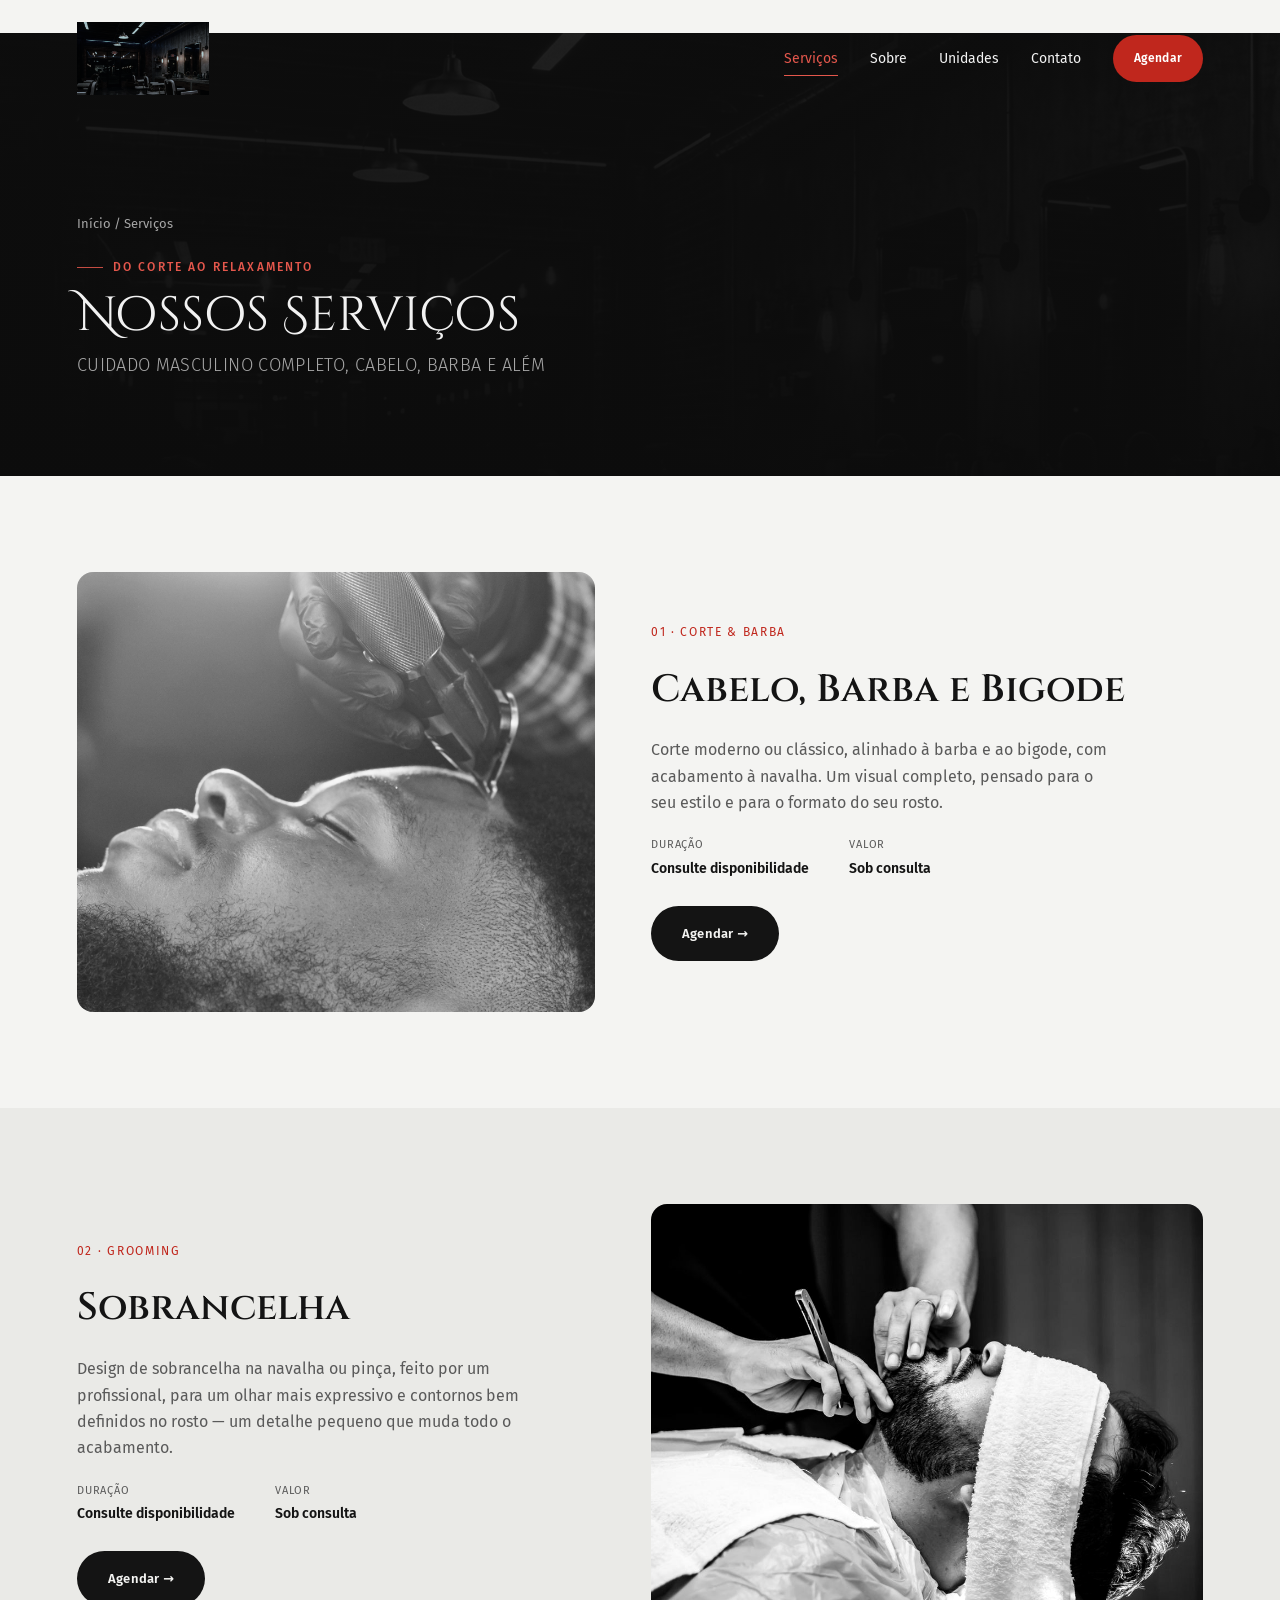
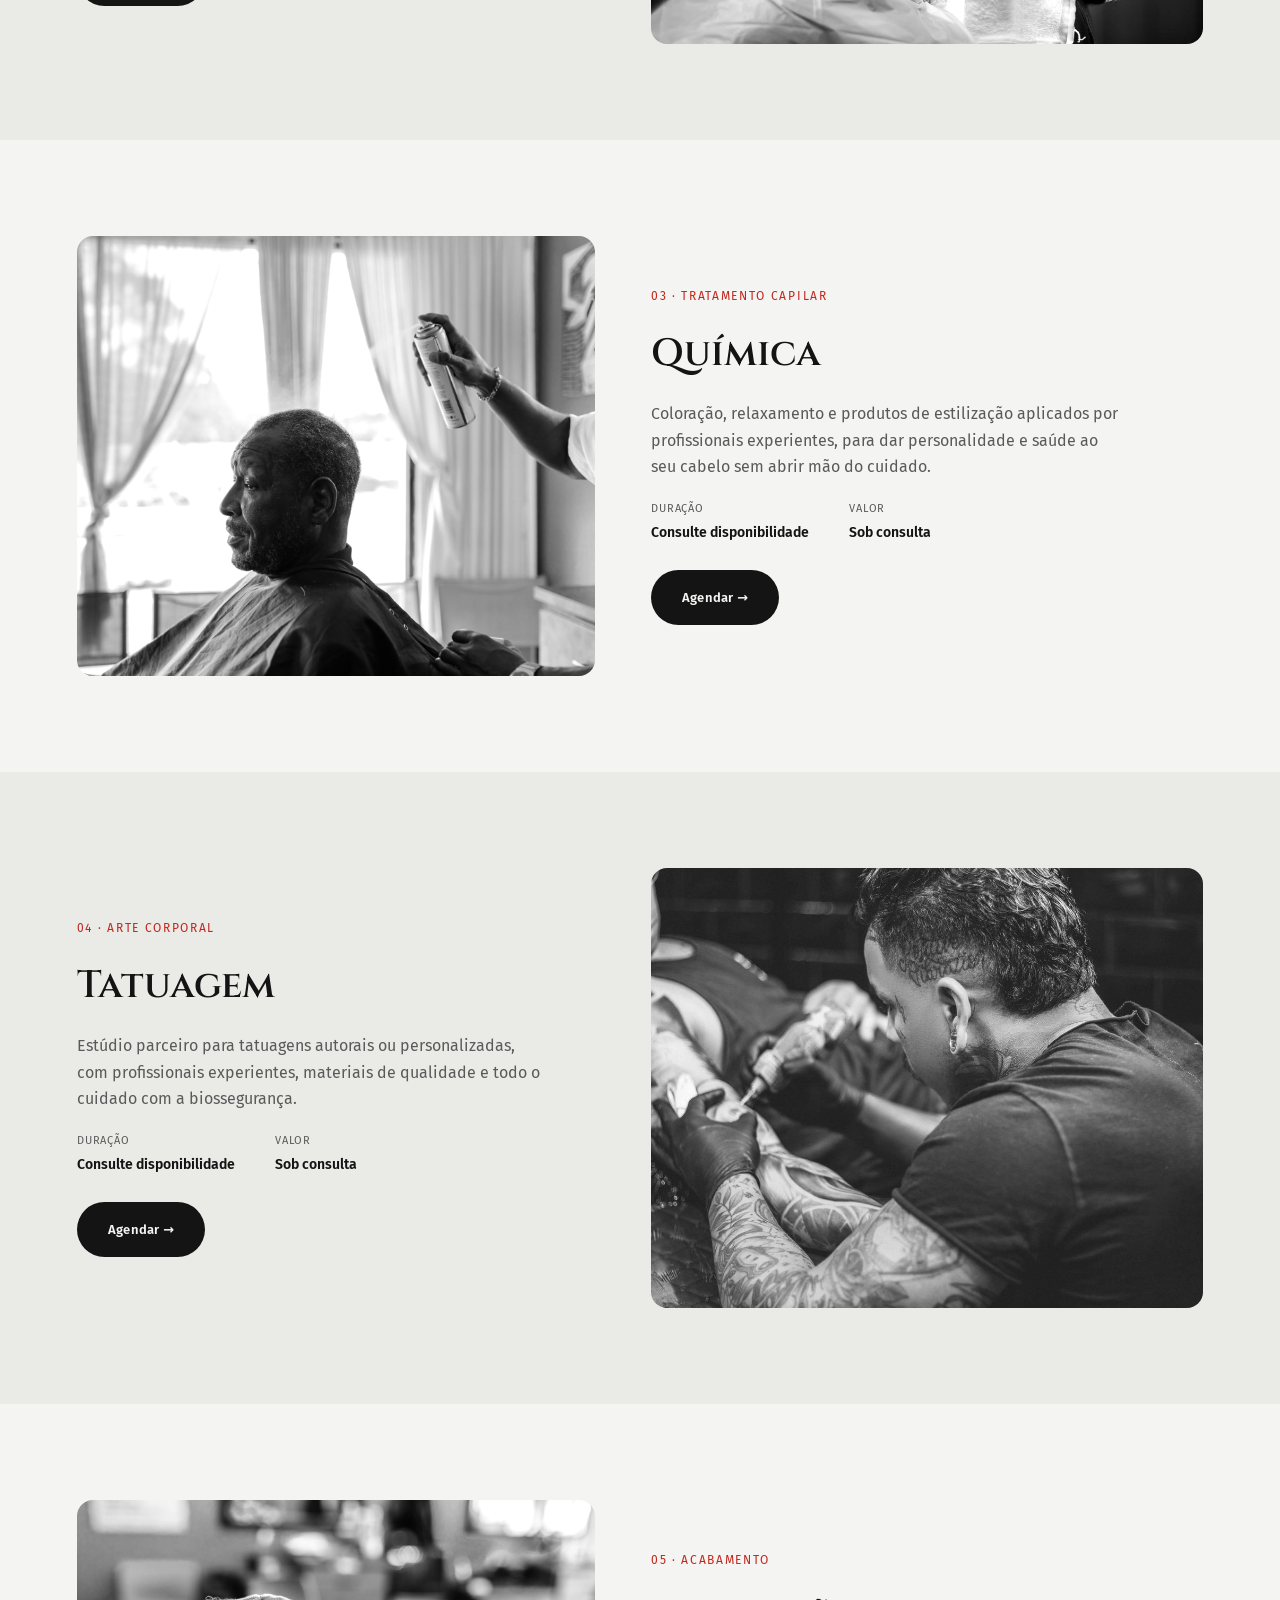
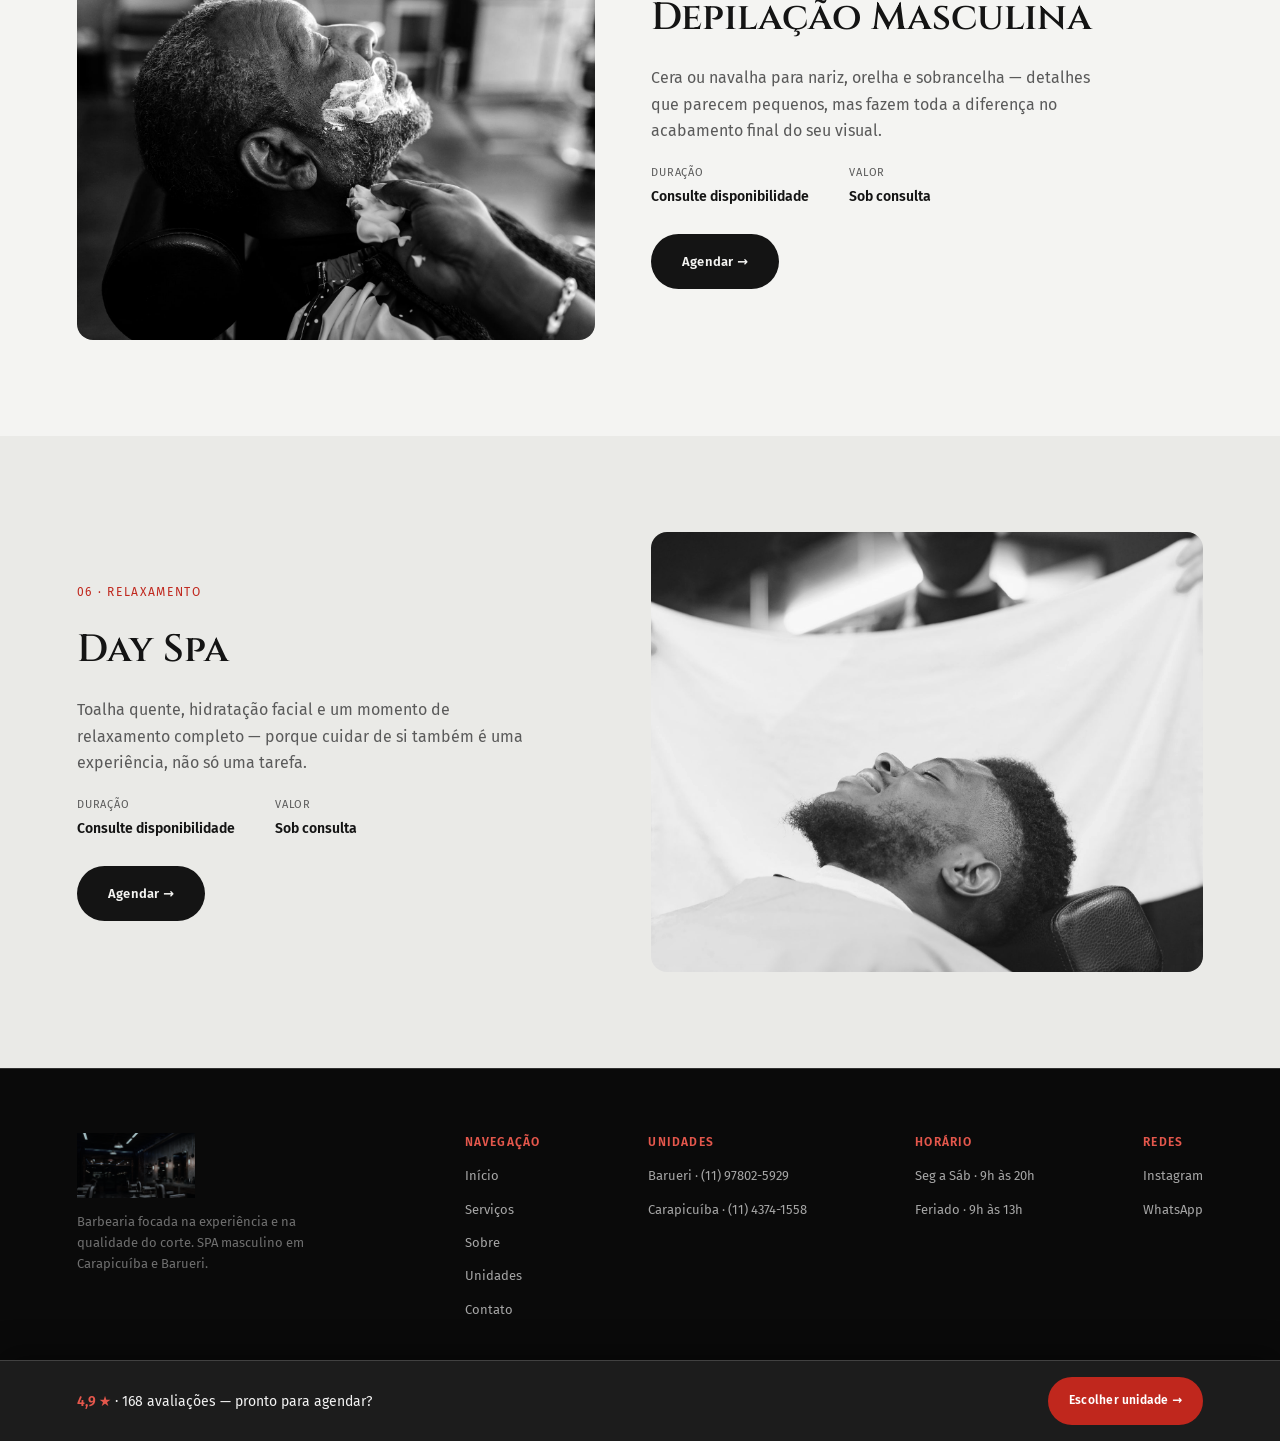
<file: servicos.html>
<!DOCTYPE html>
<html lang="pt-BR">
<head>
<meta charset="utf-8">
<meta name="viewport" content="width=device-width, initial-scale=1">
<title>Serviços — Estúdio Satisfação | Cabelo, barba, sobrancelha e mais</title>
<meta name="description" content="Nossos serviços: cabelo, barba e bigode, sobrancelha, química, tatuagem, depilação masculina e day spa. Barbearia e SPA masculino em Carapicuíba e Barueri.">
<link rel="stylesheet" href="styles.css">
</head>
<body>
<div class="page">

  <!-- Nav -->
  <nav class="site-nav" aria-label="Principal">
    <a href="index.html" aria-label="Estúdio Satisfação — início">
      <img class="nav-logo" src="images/foto-interior-barbearia.webp" alt="Estúdio Satisfação placeholder">
    </a>
    <div class="nav-links">
      <a class="nav-link" href="servicos.html" aria-current="page">Serviços</a>
      <a class="nav-link" href="sobre.html">Sobre</a>
      <a class="nav-link" href="unidades.html">Unidades</a>
      <a class="nav-link" href="contato.html">Contato</a>
      <a class="btn btn-gold btn-sm" href="unidades.html">Agendar</a>
    </div>
  </nav>

  <!-- Cabeçalho -->
  <header class="page-header">
    <p class="breadcrumb"><a href="index.html">Início</a> / Serviços</p>
    <span class="eyebrow">Do corte ao relaxamento</span>
    <h1 class="section-title on-dark" style="font-family: var(--f-flourish); font-weight: 400; margin-top: 12px;">Nossos Serviços</h1>
    <p class="section-sub" style="color: var(--on-dk-mut); margin-top: 8px;">Cuidado masculino completo, cabelo, barba e além</p>
  </header>

  <!-- Detalhes -->
  <section class="service-row reveal" id="cabelo-barba-bigode">
    <div class="service-photo">    <img src="images/foto-hero-barbeiro.jpg" alt="Cabelo, Barba e Bigode placeholder"></div>
    <div class="service-text">
      <span class="num-tag">01 · Corte &amp; Barba</span>
      <h2>Cabelo, Barba e Bigode</h2>
      <p class="desc">Corte moderno ou clássico, alinhado à barba e ao bigode, com acabamento à navalha. Um visual completo, pensado para o seu estilo e para o formato do seu rosto.</p>
      <div class="service-meta">
        <div><span class="label">Duração</span><span class="value">Consulte disponibilidade</span></div>
        <div><span class="label">Valor</span><span class="value">Sob consulta</span></div>
      </div>
      <div class="service-actions"><a class="btn btn-dark" href="unidades.html">Agendar →</a></div>
    </div>
  </section>

  <section class="service-row alt reveal" id="sobrancelha">
    <div class="service-photo"><img src="images/servico-sobrancelha.jpg" alt="Barbeiro fazendo o acabamento da sobrancelha à navalha em um cliente"></div>
    <div class="service-text">
      <span class="num-tag">02 · Grooming</span>
      <h2>Sobrancelha</h2>
      <p class="desc">Design de sobrancelha na navalha ou pinça, feito por um profissional, para um olhar mais expressivo e contornos bem definidos no rosto — um detalhe pequeno que muda todo o acabamento.</p>
      <div class="service-meta">
        <div><span class="label">Duração</span><span class="value">Consulte disponibilidade</span></div>
        <div><span class="label">Valor</span><span class="value">Sob consulta</span></div>
      </div>
      <div class="service-actions"><a class="btn btn-dark" href="unidades.html">Agendar →</a></div>
    </div>
  </section>

  <section class="service-row reveal" id="quimica">
    <div class="service-photo"><img src="images/servico-quimica.jpg" alt="Tratamento químico capilar"></div>
    <div class="service-text">
      <span class="num-tag">03 · Tratamento capilar</span>
      <h2>Química</h2>
      <p class="desc">Coloração, relaxamento e produtos de estilização aplicados por profissionais experientes, para dar personalidade e saúde ao seu cabelo sem abrir mão do cuidado.</p>
      <div class="service-meta">
        <div><span class="label">Duração</span><span class="value">Consulte disponibilidade</span></div>
        <div><span class="label">Valor</span><span class="value">Sob consulta</span></div>
      </div>
      <div class="service-actions"><a class="btn btn-dark" href="unidades.html">Agendar →</a></div>
    </div>
  </section>

  <section class="service-row alt reveal" id="tatuagem">
    <div class="service-photo"><img src="images/servico-tatuagem.jpg" alt="Tatuagem"></div>
    <div class="service-text">
      <span class="num-tag">04 · Arte corporal</span>
      <h2>Tatuagem</h2>
      <p class="desc">Estúdio parceiro para tatuagens autorais ou personalizadas, com profissionais experientes, materiais de qualidade e todo o cuidado com a biossegurança.</p>
      <div class="service-meta">
        <div><span class="label">Duração</span><span class="value">Consulte disponibilidade</span></div>
        <div><span class="label">Valor</span><span class="value">Sob consulta</span></div>
      </div>
      <div class="service-actions"><a class="btn btn-dark" href="unidades.html">Agendar →</a></div>
    </div>
  </section>

  <section class="service-row reveal" id="depilacao-masculina">
    <div class="service-photo"><img src="images/servico-depilacao-masculina.jpg" alt="Depilação masculina"></div>
    <div class="service-text">
      <span class="num-tag">05 · Acabamento</span>
      <h2>Depilação Masculina</h2>
      <p class="desc">Cera ou navalha para nariz, orelha e sobrancelha — detalhes que parecem pequenos, mas fazem toda a diferença no acabamento final do seu visual.</p>
      <div class="service-meta">
        <div><span class="label">Duração</span><span class="value">Consulte disponibilidade</span></div>
        <div><span class="label">Valor</span><span class="value">Sob consulta</span></div>
      </div>
      <div class="service-actions"><a class="btn btn-dark" href="unidades.html">Agendar →</a></div>
    </div>
  </section>

  <section class="service-row alt reveal" id="day-spa">
    <div class="service-photo"><img src="images/servico-day-spa.jpg" alt="Day spa masculino"></div>
    <div class="service-text">
      <span class="num-tag">06 · Relaxamento</span>
      <h2>Day Spa</h2>
      <p class="desc">Toalha quente, hidratação facial e um momento de relaxamento completo — porque cuidar de si também é uma experiência, não só uma tarefa.</p>
      <div class="service-meta">
        <div><span class="label">Duração</span><span class="value">Consulte disponibilidade</span></div>
        <div><span class="label">Valor</span><span class="value">Sob consulta</span></div>
      </div>
      <div class="service-actions"><a class="btn btn-dark" href="unidades.html">Agendar →</a></div>
    </div>
  </section>

  <!-- Footer -->
  <footer class="site-footer">
    <div class="footer-brand">
      <img src="images/foto-interior-barbearia.webp" alt="Estúdio Satisfação placeholder">
      <p>Barbearia focada na experiência e na qualidade do corte. SPA masculino em Carapicuíba e Barueri.</p>
    </div>
    <div class="footer-col">
      <span class="head">Navegação</span>
      <a href="index.html">Início</a>
      <a href="servicos.html">Serviços</a>
      <a href="sobre.html">Sobre</a>
      <a href="unidades.html">Unidades</a>
      <a href="contato.html">Contato</a>
    </div>
    <div class="footer-col">
      <span class="head">Unidades</span>
      <a href="https://wa.me/5511978025929?text=Ol%C3%A1!%20Gostaria%20de%20agendar%20um%20hor%C3%A1rio%20na%20unidade%20Barueri.">Barueri · (11) 97802-5929</a>
      <a href="https://wa.me/551143741558?text=Ol%C3%A1!%20Gostaria%20de%20agendar%20um%20hor%C3%A1rio%20na%20unidade%20Carapicu%C3%ADba.">Carapicuíba · (11) 4374-1558</a>
    </div>
    <div class="footer-col">
      <span class="head">Horário</span>
      <span>Seg a Sáb · 9h às 20h</span>
      <span>Feriado · 9h às 13h</span>
    </div>
    <div class="footer-col">
      <span class="head">Redes</span>
      <a href="https://www.instagram.com/fakeestudiosatisfacao" target="_blank" rel="noopener">Instagram</a>
      <a href="https://wa.me/5511978025929?text=Ol%C3%A1!%20Gostaria%20de%20agendar%20um%20hor%C3%A1rio%20na%20unidade%20Barueri.">WhatsApp</a>
    </div>
  </footer>

  <!-- Barra CTA sticky -->
  <div class="cta-bar">
    <span><b>4,9 ★</b> · 168 avaliações — pronto para agendar?</span>
    <a class="btn btn-gold btn-sm" href="unidades.html">Escolher unidade →</a>
  </div>

</div>
<script src="script.js" defer></script>
</body>
</html>
</file>
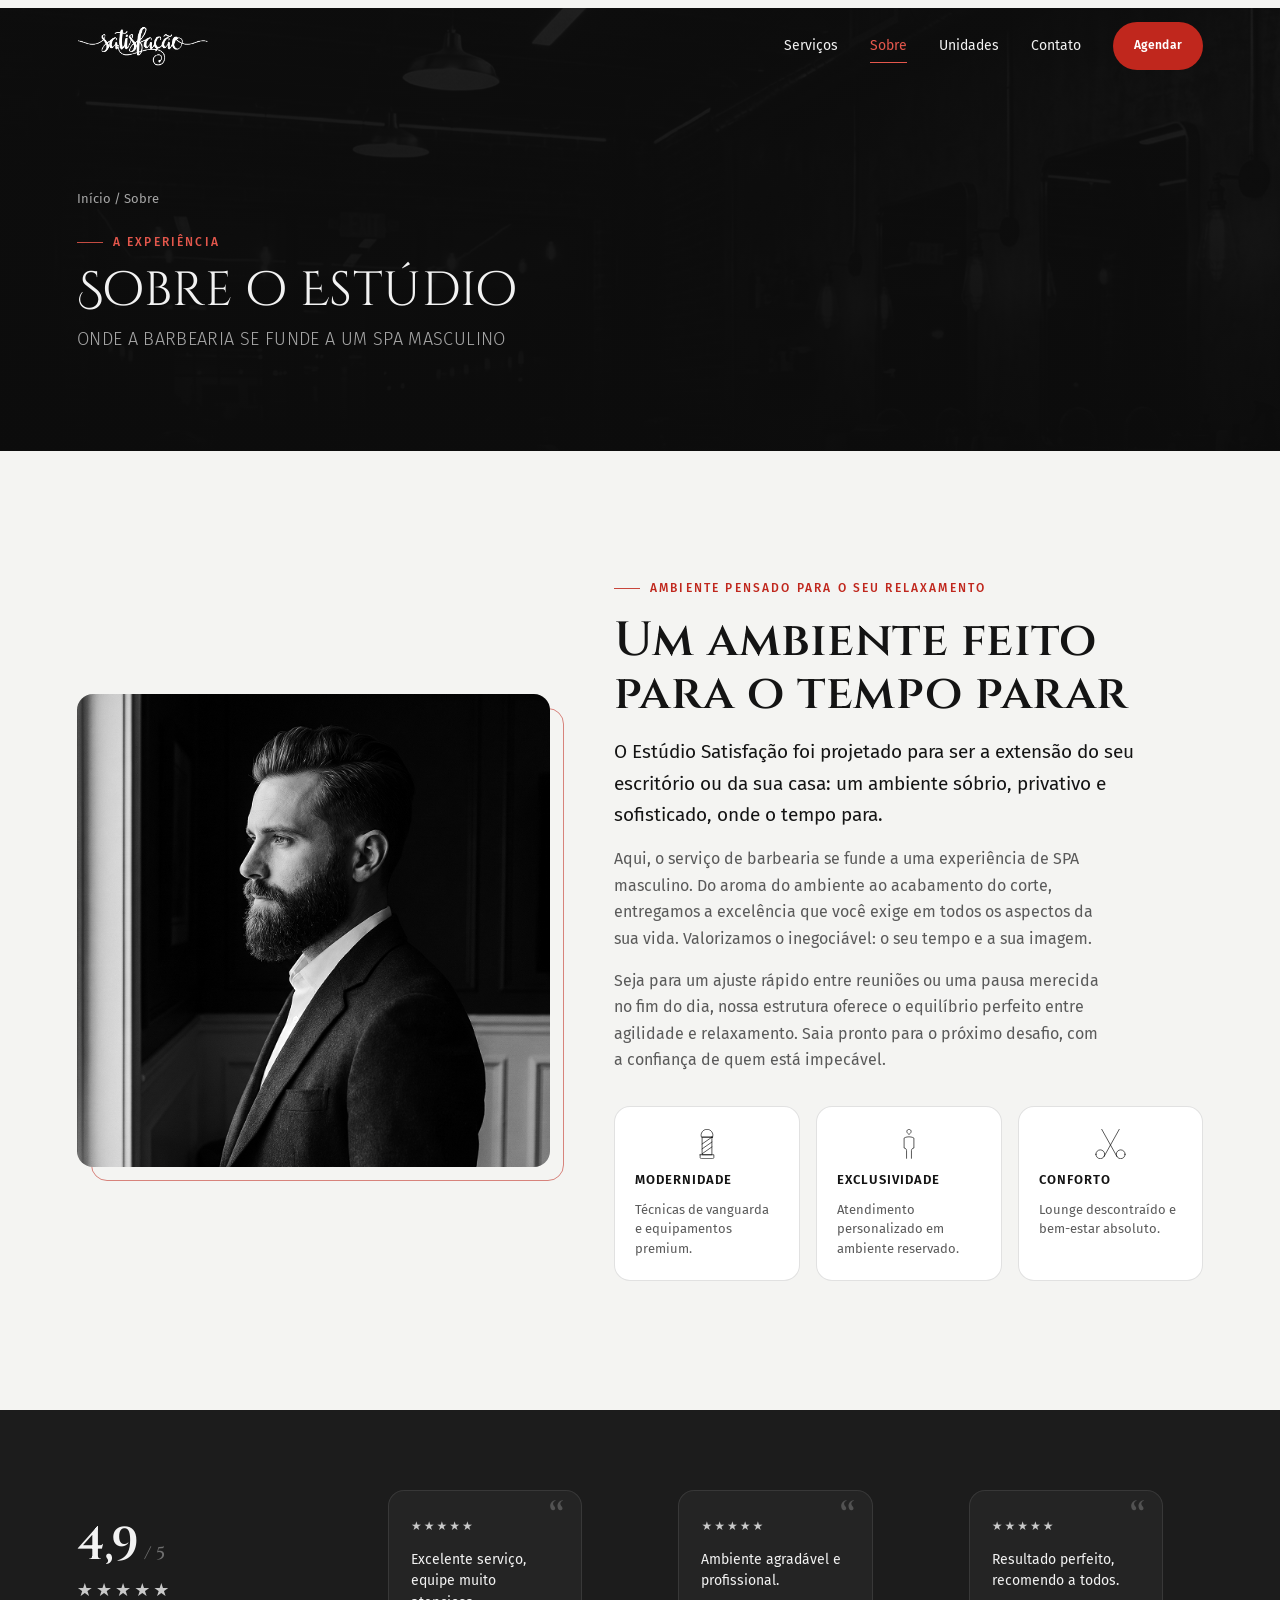
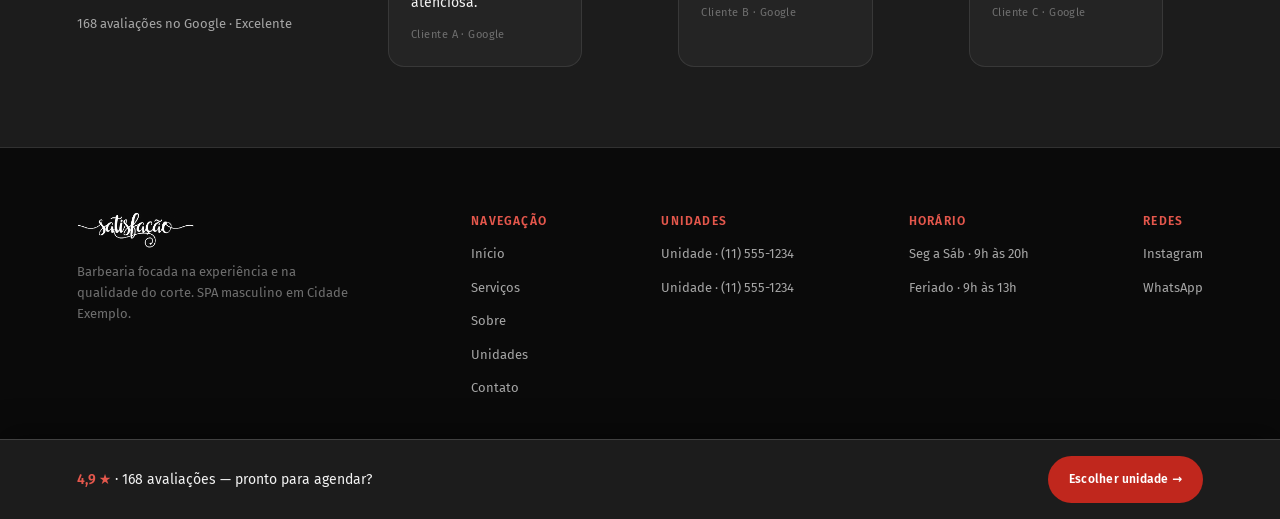
<file: sobre.html>
<!DOCTYPE html>
<html lang="pt-BR">
<head>
<meta charset="utf-8">
<meta name="viewport" content="width=device-width, initial-scale=1">
<title>Sobre — Barbearia Premium | A experiência de barbearia e SPA masculino</title>
<meta name="description" content="Um ambiente sóbrio, privativo e sofisticado onde o tempo para. Conheça a experiência do Estúdio Satisfação: modernidade, exclusividade e conforto.">
<link rel="stylesheet" href="styles.css">
</head>
<body>
<div class="page">

  <!-- Nav -->
  <nav class="site-nav" aria-label="Principal">
    <a href="index.html" aria-label="Início">
      <img class="nav-logo" src="images/logo-satisfacao.webp" alt="Estúdio Satisfação">
    </a>
    <div class="nav-links">
      <a class="nav-link" href="servicos.html">Serviços</a>
      <a class="nav-link" href="sobre.html" aria-current="page">Sobre</a>
      <a class="nav-link" href="unidades.html">Unidades</a>
      <a class="nav-link" href="contato.html">Contato</a>
      <a class="btn btn-gold btn-sm" href="unidades.html">Agendar</a>
    </div>
  </nav>

  <!-- Cabeçalho -->
  <header class="page-header">
    <p class="breadcrumb"><a href="index.html">Início</a> / Sobre</p>
    <span class="eyebrow">A experiência</span>
    <h1 class="section-title on-dark" style="font-family: var(--f-flourish); font-weight: 400; margin-top: 12px;">Sobre o Estúdio</h1>
    <p class="section-sub" style="color: var(--on-dk-mut); margin-top: 8px;">Onde a barbearia se funde a um SPA masculino</p>
  </header>

  <!-- Experiência -->
  <section class="experience on-light" aria-label="A experiência">
    <div class="experience-photo reveal">
      <img src="images/estudio-retrato.webp" alt="Cliente do Estúdio Satisfação">
    </div>
    <div class="experience-copy reveal">
      <span class="eyebrow">Ambiente pensado para o seu relaxamento</span>
      <h2 class="section-title">Um ambiente feito para o tempo parar</h2>
      <p class="lead">O Estúdio Satisfação foi projetado para ser a extensão do seu escritório ou da sua casa: um ambiente sóbrio, privativo e sofisticado, onde o tempo para.</p>
      <p class="body">Aqui, o serviço de barbearia se funde a uma experiência de SPA masculino. Do aroma do ambiente ao acabamento do corte, entregamos a excelência que você exige em todos os aspectos da sua vida. Valorizamos o inegociável: o seu tempo e a sua imagem.</p>
      <p class="body">Seja para um ajuste rápido entre reuniões ou uma pausa merecida no fim do dia, nossa estrutura oferece o equilíbrio perfeito entre agilidade e relaxamento. Saia pronto para o próximo desafio, com a confiança de quem está impecável.</p>
      <div class="pillars">
        <div class="pillar">
          <img src="images/icone-modernidade.svg" alt="">
          <h3>Modernidade</h3>
          <p>Técnicas de vanguarda e equipamentos premium.</p>
        </div>
        <div class="pillar">
          <img src="images/icone-exclusividade.svg" alt="">
          <h3>Exclusividade</h3>
          <p>Atendimento personalizado em ambiente reservado.</p>
        </div>
        <div class="pillar">
          <img src="images/icone-conforto.svg" alt="">
          <h3>Conforto</h3>
          <p>Lounge descontraído e bem-estar absoluto.</p>
        </div>
      </div>
    </div>
  </section>

  <!-- Prova social -->
  <section class="reviews" aria-label="Avaliações de clientes">
    <div class="reviews-score">
      <span class="big">4,9<small> / 5</small></span>
      <span class="stars">★★★★★</span>
      <span class="meta">168 avaliações no Google · Excelente</span>
    </div>
    <div class="reviews-grid reveal-stagger reveal">
      <figure class="review-card">
        <span class="stars">★★★★★</span>
        <p>Excelente serviço, equipe muito atenciosa.</p>
        <cite>Cliente A · Google</cite>
      </figure>
      <figure class="review-card">
        <span class="stars">★★★★★</span>
        <p>Ambiente agradável e profissional.</p>
        <cite>Cliente B · Google</cite>
      </figure>
      <figure class="review-card">
        <span class="stars">★★★★★</span>
        <p>Resultado perfeito, recomendo a todos.</p>
        <cite>Cliente C · Google</cite>
      </figure>
    </div>
  </section>

  <!-- Footer -->
  <footer class="site-footer">
    <div class="footer-brand">
      <img src="images/logo-satisfacao.webp" alt="Estúdio Satisfação">
      <p>Barbearia focada na experiência e na qualidade do corte. SPA masculino em Cidade Exemplo.</p>
    </div>
    <div class="footer-col">
      <span class="head">Navegação</span>
      <a href="index.html">Início</a>
      <a href="servicos.html">Serviços</a>
      <a href="sobre.html">Sobre</a>
      <a href="unidades.html">Unidades</a>
      <a href="contato.html">Contato</a>
    </div>
    <div class="footer-col">
      <span class="head">Unidades</span>
      <a href="https://wa.me/+15551234567?text=Ol%C3%A1!%20Quero%20agendar%20um%20hor%C3%A1rio.">Unidade · (11) 555-1234</a>
      <a href="https://wa.me/+15551234567?text=Ol%C3%A1!%20Quero%20agendar%20um%20hor%C3%A1rio.">Unidade · (11) 555-1234</a>
    </div>
    <div class="footer-col">
      <span class="head">Horário</span>
      <span>Seg a Sáb · 9h às 20h</span>
      <span>Feriado · 9h às 13h</span>
    </div>
    <div class="footer-col">
      <span class="head">Redes</span>
      <a href="https://www.instagram.com/estudiosatisfacao" target="_blank" rel="noopener">Instagram</a>
      <a href="https://wa.me/+15551234567?text=Ol%C3%A1!%20Quero%20agendar%20um%20hor%C3%A1rio.">WhatsApp</a>
    </div>
  </footer>

  <!-- Barra CTA sticky -->
  <div class="cta-bar">
    <span><b>4,9 ★</b> · 168 avaliações — pronto para agendar?</span>
    <a class="btn btn-gold btn-sm" href="unidades.html">Escolher unidade →</a>
  </div>

</div>
<script src="script.js" defer></script>
</body>
</html>
</file>
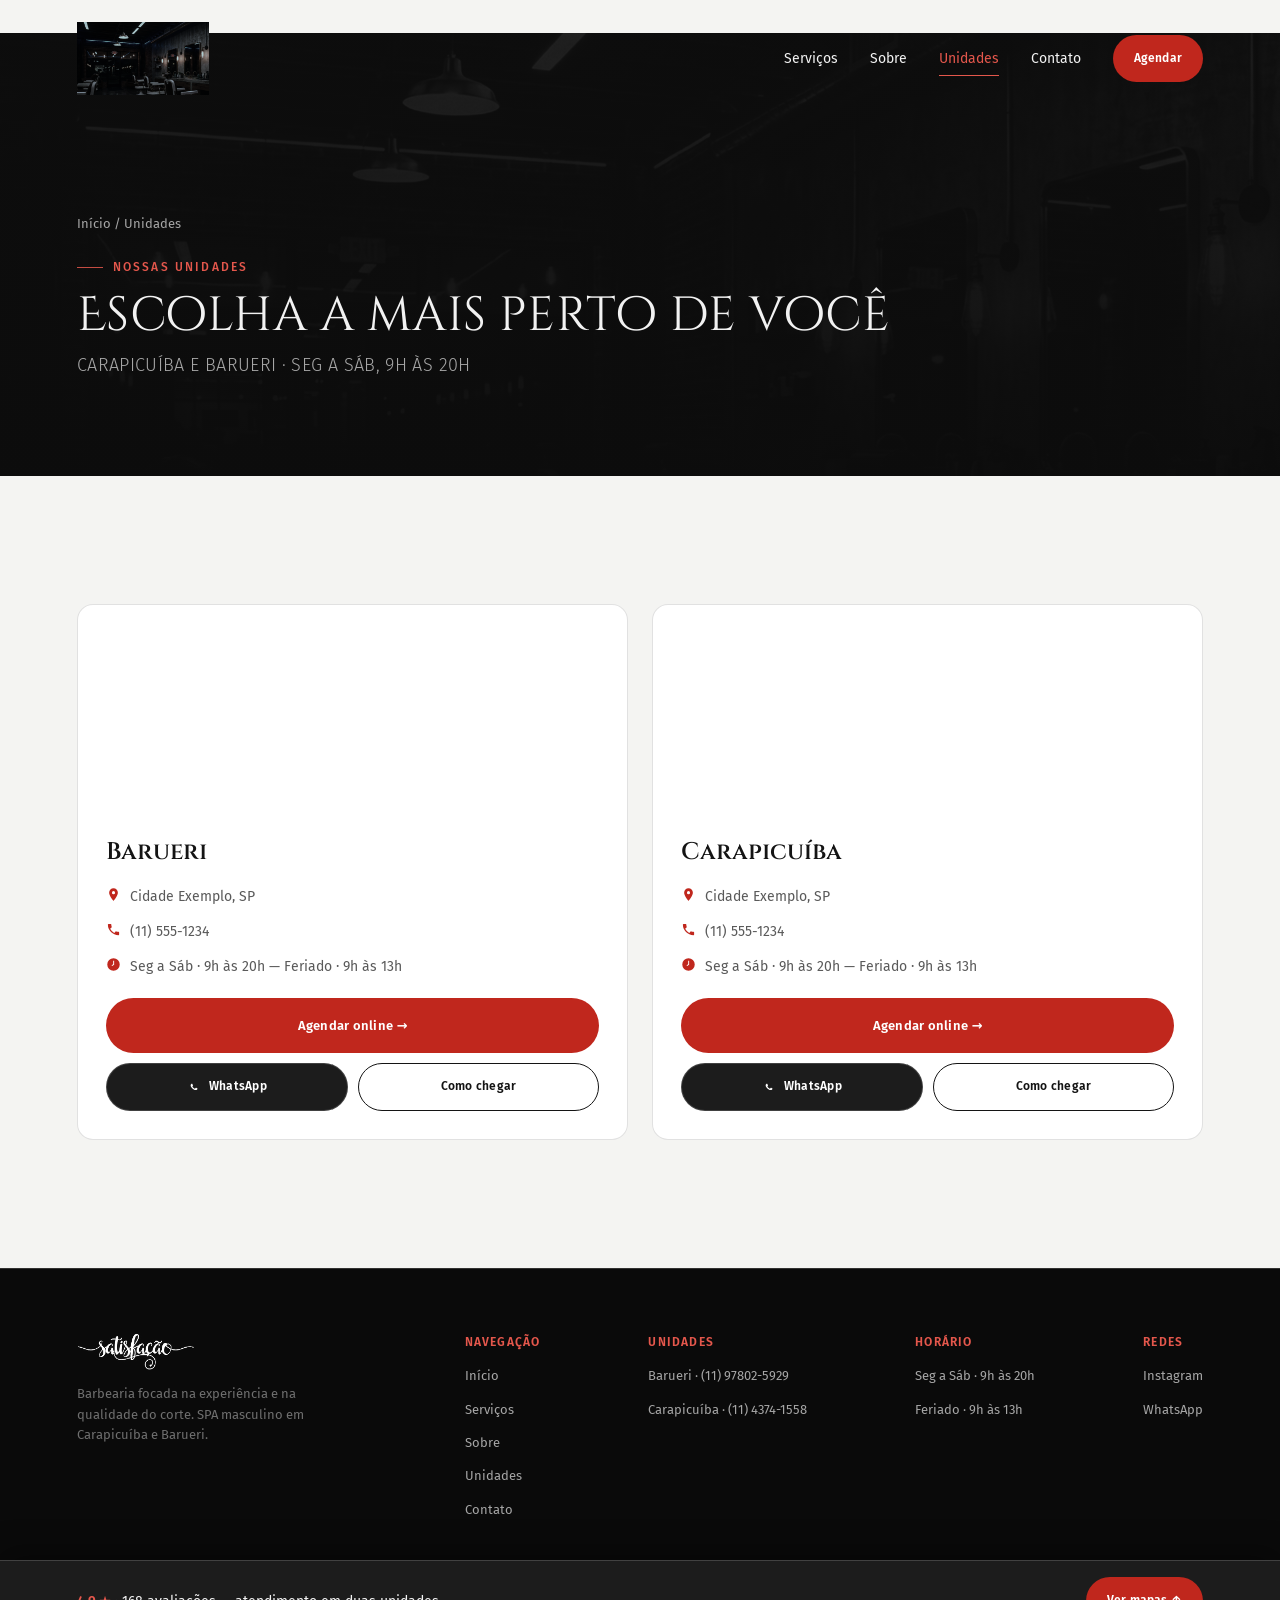
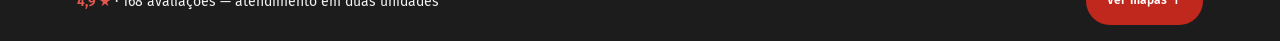
<file: unidades.html>
<!DOCTYPE html>
<html lang="pt-BR">
<head>
<meta charset="utf-8">
<meta name="viewport" content="width=device-width, initial-scale=1">
<title>Unidades — Estúdio Satisfação | Cidade Exemplo</title>
<meta name="description" content="Nossas unidades em Cidade Exemplo: endereço, telefone, horário e mapa. Agende online ou pelo WhatsApp. Seg a Sáb, 9h às 20h.">
<link rel="stylesheet" href="styles.css">
</head>
<body>
<div class="page">

  <!-- Nav -->
  <nav class="site-nav" aria-label="Principal">
    <a href="index.html" aria-label="Estúdio Satisfação — início">
      <img class="nav-logo" src="images/foto-interior-barbearia.webp" alt="Estúdio Satisfação placeholder">
    </a>
    <div class="nav-links">
      <a class="nav-link" href="servicos.html">Serviços</a>
      <a class="nav-link" href="sobre.html">Sobre</a>
      <a class="nav-link" href="unidades.html" aria-current="page">Unidades</a>
      <a class="nav-link" href="contato.html">Contato</a>
      <a class="btn btn-gold btn-sm" href="unidades.html">Agendar</a>
    </div>
  </nav>

  <!-- Cabeçalho -->
  <header class="page-header">
    <p class="breadcrumb"><a href="index.html">Início</a> / Unidades</p>
    <span class="eyebrow">Nossas unidades</span>
    <h1 class="section-title on-dark" style="font-family: var(--f-flourish); font-weight: 400; margin-top: 12px;">Escolha a mais perto de você</h1>
    <p class="section-sub" style="color: var(--on-dk-mut); margin-top: 8px;">Carapicuíba e Barueri · Seg a Sáb, 9h às 20h</p>
  </header>

  <!-- Unidades -->
  <section class="units on-light" id="unidades" aria-label="Nossas unidades">
    <div class="units-grid">

      <article class="unit-card reveal">
        <iframe class="unit-map" title="Mapa da unidade Barueri" loading="lazy" referrerpolicy="no-referrer-when-downgrade"
          src="https://www.google.com/maps?q=Est%C3%BAdio+Satisfa%C3%A7%C3%A3o+Barueri&output=embed"></iframe>
        <div class="unit-body">
          <h3>Barueri</h3>
          <p class="unit-line">
            <svg viewBox="0 0 24 24" width="15" height="15" aria-hidden="true"><path d="M12 2a7 7 0 0 0-7 7c0 5 7 13 7 13s7-8 7-13a7 7 0 0 0-7-7zm0 9.5A2.5 2.5 0 1 1 12 6.5a2.5 2.5 0 0 1 0 5z"/></svg>
            Cidade Exemplo, SP
          </p>
          <p class="unit-line">
            <svg viewBox="0 0 24 24" width="15" height="15" aria-hidden="true"><path d="M6.6 10.8a15.9 15.9 0 0 0 6.6 6.6l2.2-2.2c.3-.3.7-.4 1-.2 1.1.4 2.3.6 3.6.6.6 0 1 .4 1 1V20c0 .6-.4 1-1 1A17 17 0 0 1 3 4c0-.6.4-1 1-1h3.5c.6 0 1 .4 1 1 0 1.3.2 2.5.6 3.6.1.3 0 .7-.2 1l-2.3 2.2z"/></svg>
            (11) 555-1234
          </p>
          <p class="unit-line">
            <svg viewBox="0 0 24 24" width="15" height="15" aria-hidden="true"><path d="M12 2a10 10 0 1 0 0 20 10 10 0 0 0 0-20zm1 10.4-3.3 1.9-.8-1.3 2.6-1.5V6h1.5v6.4z"/></svg>
            Seg a Sáb · 9h às 20h — Feriado · 9h às 13h
          </p>
          <div class="unit-actions">
            <a class="btn btn-gold" href="https://www.trinks.com/estudio-satisfacao-barueri-/framebusca" target="_blank" rel="noopener">Agendar online →</a>
            <div class="row">
              <a class="btn btn-wa btn-sm" href="https://wa.me/5511978025929?text=Ol%C3%A1!%20Gostaria%20de%20agendar%20um%20hor%C3%A1rio%20na%20unidade%20Barueri." target="_blank" rel="noopener">
                <svg viewBox="0 0 24 24" width="14" height="14" fill="currentColor" aria-hidden="true"><path d="M17.5 14.4c-.3-.15-1.7-.84-2-.93-.26-.1-.46-.15-.65.14-.2.3-.75.94-.92 1.13-.17.2-.34.22-.63.07-.3-.15-1.25-.46-2.38-1.47-.88-.78-1.47-1.75-1.64-2.05-.17-.3-.02-.45.13-.6.13-.13.3-.34.44-.5.15-.18.2-.3.3-.5.1-.2.05-.37-.02-.52-.08-.15-.65-1.56-.9-2.14-.23-.56-.47-.48-.65-.49h-.55c-.2 0-.5.07-.77.36-.26.3-1 .98-1 2.4 0 1.4 1.03 2.76 1.17 2.95.15.2 2.02 3.08 4.9 4.32.68.3 1.22.47 1.63.6.69.22 1.31.19 1.8.11.55-.08 1.7-.69 1.93-1.36.24-.67.24-1.24.17-1.36-.07-.12-.26-.19-.55-.34z"/></svg>
                WhatsApp
              </a>
              <a class="btn btn-ghost-lt btn-sm" href="https://www.google.com/maps/search/Est%C3%BAdio+Satisfa%C3%A7%C3%A3o+Barueri" target="_blank" rel="noopener">Como chegar</a>
            </div>
          </div>
        </div>
      </article>

      <article class="unit-card reveal">
        <iframe class="unit-map" title="Mapa da unidade Carapicuíba" loading="lazy" referrerpolicy="no-referrer-when-downgrade"
          src="https://www.google.com/maps?q=Est%C3%BAdio+Satisfa%C3%A7%C3%A3o+Carapicu%C3%ADba&output=embed"></iframe>
        <div class="unit-body">
          <h3>Carapicuíba</h3>
          <p class="unit-line">
            <svg viewBox="0 0 24 24" width="15" height="15" aria-hidden="true"><path d="M12 2a7 7 0 0 0-7 7c0 5 7 13 7 13s7-8 7-13a7 7 0 0 0-7-7zm0 9.5A2.5 2.5 0 1 1 12 6.5a2.5 2.5 0 0 1 0 5z"/></svg>
            Cidade Exemplo, SP
          </p>
          <p class="unit-line">
            <svg viewBox="0 0 24 24" width="15" height="15" aria-hidden="true"><path d="M6.6 10.8a15.9 15.9 0 0 0 6.6 6.6l2.2-2.2c.3-.3.7-.4 1-.2 1.1.4 2.3.6 3.6.6.6 0 1 .4 1 1V20c0 .6-.4 1-1 1A17 17 0 0 1 3 4c0-.6.4-1 1-1h3.5c.6 0 1 .4 1 1 0 1.3.2 2.5.6 3.6.1.3 0 .7-.2 1l-2.3 2.2z"/></svg>
            (11) 555-1234
          </p>
          <p class="unit-line">
            <svg viewBox="0 0 24 24" width="15" height="15" aria-hidden="true"><path d="M12 2a10 10 0 1 0 0 20 10 10 0 0 0 0-20zm1 10.4-3.3 1.9-.8-1.3 2.6-1.5V6h1.5v6.4z"/></svg>
            Seg a Sáb · 9h às 20h — Feriado · 9h às 13h
          </p>
          <div class="unit-actions">
            <a class="btn btn-gold" href="https://www.trinks.com/estudiosatisfacao/framebusca" target="_blank" rel="noopener">Agendar online →</a>
            <div class="row">
              <a class="btn btn-wa btn-sm" href="https://wa.mtel:+15551234567?text=Ol%C3%A1!%20Gostaria%20de%20agendar%20um%20hor%C3%A1rio%20na%20unidade%20Carapicu%C3%ADba." target="_blank" rel="noopener">
                <svg viewBox="0 0 24 24" width="14" height="14" fill="currentColor" aria-hidden="true"><path d="M17.5 14.4c-.3-.15-1.7-.84-2-.93-.26-.1-.46-.15-.65.14-.2.3-.75.94-.92 1.13-.17.2-.34.22-.63.07-.3-.15-1.25-.46-2.38-1.47-.88-.78-1.47-1.75-1.64-2.05-.17-.3-.02-.45.13-.6.13-.13.3-.34.44-.5.15-.18.2-.3.3-.5.1-.2.05-.37-.02-.52-.08-.15-.65-1.56-.9-2.14-.23-.56-.47-.48-.65-.49h-.55c-.2 0-.5.07-.77.36-.26.3-1 .98-1 2.4 0 1.4 1.03 2.76 1.17 2.95.15.2 2.02 3.08 4.9 4.32.68.3 1.22.47 1.63.6.69.22 1.31.19 1.8.11.55-.08 1.7-.69 1.93-1.36.24-.67.24-1.24.17-1.36-.07-.12-.26-.19-.55-.34z"/></svg>
                WhatsApp
              </a>
              <a class="btn btn-ghost-lt btn-sm" href="https://www.google.com/maps/search/Est%C3%BAdio+Satisfa%C3%A7%C3%A3o+Carapicu%C3%ADba" target="_blank" rel="noopener">Como chegar</a>
            </div>
          </div>
        </div>
      </article>

    </div>
  </section>

  <!-- Footer -->
  <footer class="site-footer">
    <div class="footer-brand">
      <img src="images/logo-satisfacao.webp" alt="Estúdio Satisfação">
      <p>Barbearia focada na experiência e na qualidade do corte. SPA masculino em Carapicuíba e Barueri.</p>
    </div>
    <div class="footer-col">
      <span class="head">Navegação</span>
      <a href="index.html">Início</a>
      <a href="servicos.html">Serviços</a>
      <a href="sobre.html">Sobre</a>
      <a href="unidades.html">Unidades</a>
      <a href="contato.html">Contato</a>
    </div>
    <div class="footer-col">
      <span class="head">Unidades</span>
      <a href="https://wa.me/+15551234567?text=Ol%C3%A1!%20Gostaria%20de%20agendar%20um%20hor%C3%A1rio%20na%20unidade%20Cidade%20Exemplo.">Barueri · (11) 97802-5929</a>
      <a href="https://wa.me/+15551234567?text=Ol%C3%A1!%20Gostaria%20de%20agendar%20um%20hor%C3%A1rio%20na%20unidade%20Cidade%20Exemplo.">Carapicuíba · (11) 4374-1558</a>
    </div>
    <div class="footer-col">
      <span class="head">Horário</span>
      <span>Seg a Sáb · 9h às 20h</span>
      <span>Feriado · 9h às 13h</span>
    </div>
    <div class="footer-col">
      <span class="head">Redes</span>
      <a href="https://www.instagram.com/estudiosatisfacao" target="_blank" rel="noopener">Instagram</a>
      <a href="https://wa.me/5511978025929?text=Ol%C3%A1!%20Gostaria%20de%20agendar%20um%20hor%C3%A1rio%20na%20unidade%20Barueri.">WhatsApp</a>
    </div>
  </footer>

  <!-- Barra CTA sticky -->
  <div class="cta-bar">
    <span><b>4,9 ★</b> · 168 avaliações — atendimento em duas unidades</span>
    <a class="btn btn-gold btn-sm" href="#unidades">Ver mapas ↑</a>
  </div>

</div>
<script src="script.js" defer></script>
</body>
</html>
</file>
<file: styles.css>
/* ==========================================================================
   Estúdio Satisfação — design system
   Paleta escura + dourado champanhe · Cinzel Decorative / Cinzel / Fira Sans
   ========================================================================== */

/* ===== Fontes (Cinzel, Cinzel Decorative, Fira Sans → fonts/asset-*.woff2) ===== */
/* latin-ext */
@font-face {
  font-family: 'Cinzel';
  font-style: normal;
  font-weight: 500;
  font-display: swap;
  src: url("fonts/asset-36.woff2") format('woff2');
  unicode-range: U+0100-02BA, U+02BD-02C5, U+02C7-02CC, U+02CE-02D7, U+02DD-02FF, U+0304, U+0308, U+0329, U+1D00-1DBF, U+1E00-1E9F, U+1EF2-1EFF, U+2020, U+20A0-20AB, U+20AD-20C0, U+2113, U+2C60-2C7F, U+A720-A7FF;
}
/* latin */
@font-face {
  font-family: 'Cinzel';
  font-style: normal;
  font-weight: 500;
  font-display: swap;
  src: url("fonts/asset-43.woff2") format('woff2');
  unicode-range: U+0000-00FF, U+0131, U+0152-0153, U+02BB-02BC, U+02C6, U+02DA, U+02DC, U+0304, U+0308, U+0329, U+2000-206F, U+20AC, U+2122, U+2191, U+2193, U+2212, U+2215, U+FEFF, U+FFFD;
}
/* latin-ext */
@font-face {
  font-family: 'Cinzel';
  font-style: normal;
  font-weight: 600;
  font-display: swap;
  src: url("fonts/asset-36.woff2") format('woff2');
  unicode-range: U+0100-02BA, U+02BD-02C5, U+02C7-02CC, U+02CE-02D7, U+02DD-02FF, U+0304, U+0308, U+0329, U+1D00-1DBF, U+1E00-1E9F, U+1EF2-1EFF, U+2020, U+20A0-20AB, U+20AD-20C0, U+2113, U+2C60-2C7F, U+A720-A7FF;
}
/* latin */
@font-face {
  font-family: 'Cinzel';
  font-style: normal;
  font-weight: 600;
  font-display: swap;
  src: url("fonts/asset-43.woff2") format('woff2');
  unicode-range: U+0000-00FF, U+0131, U+0152-0153, U+02BB-02BC, U+02C6, U+02DA, U+02DC, U+0304, U+0308, U+0329, U+2000-206F, U+20AC, U+2122, U+2191, U+2193, U+2212, U+2215, U+FEFF, U+FFFD;
}
/* latin-ext */
@font-face {
  font-family: 'Cinzel Decorative';
  font-style: normal;
  font-weight: 400;
  font-display: swap;
  src: url("fonts/asset-31.woff2") format('woff2');
  unicode-range: U+0100-02BA, U+02BD-02C5, U+02C7-02CC, U+02CE-02D7, U+02DD-02FF, U+0304, U+0308, U+0329, U+1D00-1DBF, U+1E00-1E9F, U+1EF2-1EFF, U+2020, U+20A0-20AB, U+20AD-20C0, U+2113, U+2C60-2C7F, U+A720-A7FF;
}
/* latin */
@font-face {
  font-family: 'Cinzel Decorative';
  font-style: normal;
  font-weight: 400;
  font-display: swap;
  src: url("fonts/asset-10.woff2") format('woff2');
  unicode-range: U+0000-00FF, U+0131, U+0152-0153, U+02BB-02BC, U+02C6, U+02DA, U+02DC, U+0304, U+0308, U+0329, U+2000-206F, U+20AC, U+2122, U+2191, U+2193, U+2212, U+2215, U+FEFF, U+FFFD;
}
/* latin-ext */
@font-face {
  font-family: 'Cinzel Decorative';
  font-style: normal;
  font-weight: 700;
  font-display: swap;
  src: url("fonts/asset-40.woff2") format('woff2');
  unicode-range: U+0100-02BA, U+02BD-02C5, U+02C7-02CC, U+02CE-02D7, U+02DD-02FF, U+0304, U+0308, U+0329, U+1D00-1DBF, U+1E00-1E9F, U+1EF2-1EFF, U+2020, U+20A0-20AB, U+20AD-20C0, U+2113, U+2C60-2C7F, U+A720-A7FF;
}
/* latin */
@font-face {
  font-family: 'Cinzel Decorative';
  font-style: normal;
  font-weight: 700;
  font-display: swap;
  src: url("fonts/asset-6.woff2") format('woff2');
  unicode-range: U+0000-00FF, U+0131, U+0152-0153, U+02BB-02BC, U+02C6, U+02DA, U+02DC, U+0304, U+0308, U+0329, U+2000-206F, U+20AC, U+2122, U+2191, U+2193, U+2212, U+2215, U+FEFF, U+FFFD;
}
/* cyrillic-ext */
@font-face {
  font-family: 'Fira Sans';
  font-style: normal;
  font-weight: 300;
  font-display: swap;
  src: url("fonts/asset-32.woff2") format('woff2');
  unicode-range: U+0460-052F, U+1C80-1C8A, U+20B4, U+2DE0-2DFF, U+A640-A69F, U+FE2E-FE2F;
}
/* cyrillic */
@font-face {
  font-family: 'Fira Sans';
  font-style: normal;
  font-weight: 300;
  font-display: swap;
  src: url("fonts/asset-16.woff2") format('woff2');
  unicode-range: U+0301, U+0400-045F, U+0490-0491, U+04B0-04B1, U+2116;
}
/* greek-ext */
@font-face {
  font-family: 'Fira Sans';
  font-style: normal;
  font-weight: 300;
  font-display: swap;
  src: url("fonts/asset-3.woff2") format('woff2');
  unicode-range: U+1F00-1FFF;
}
/* greek */
@font-face {
  font-family: 'Fira Sans';
  font-style: normal;
  font-weight: 300;
  font-display: swap;
  src: url("fonts/asset-12.woff2") format('woff2');
  unicode-range: U+0370-0377, U+037A-037F, U+0384-038A, U+038C, U+038E-03A1, U+03A3-03FF;
}
/* vietnamese */
@font-face {
  font-family: 'Fira Sans';
  font-style: normal;
  font-weight: 300;
  font-display: swap;
  src: url("fonts/asset-4.woff2") format('woff2');
  unicode-range: U+0102-0103, U+0110-0111, U+0128-0129, U+0168-0169, U+01A0-01A1, U+01AF-01B0, U+0300-0301, U+0303-0304, U+0308-0309, U+0323, U+0329, U+1EA0-1EF9, U+20AB;
}
/* latin-ext */
@font-face {
  font-family: 'Fira Sans';
  font-style: normal;
  font-weight: 300;
  font-display: swap;
  src: url("fonts/asset-27.woff2") format('woff2');
  unicode-range: U+0100-02BA, U+02BD-02C5, U+02C7-02CC, U+02CE-02D7, U+02DD-02FF, U+0304, U+0308, U+0329, U+1D00-1DBF, U+1E00-1E9F, U+1EF2-1EFF, U+2020, U+20A0-20AB, U+20AD-20C0, U+2113, U+2C60-2C7F, U+A720-A7FF;
}
/* latin */
@font-face {
  font-family: 'Fira Sans';
  font-style: normal;
  font-weight: 300;
  font-display: swap;
  src: url("fonts/asset-39.woff2") format('woff2');
  unicode-range: U+0000-00FF, U+0131, U+0152-0153, U+02BB-02BC, U+02C6, U+02DA, U+02DC, U+0304, U+0308, U+0329, U+2000-206F, U+20AC, U+2122, U+2191, U+2193, U+2212, U+2215, U+FEFF, U+FFFD;
}
/* cyrillic-ext */
@font-face {
  font-family: 'Fira Sans';
  font-style: normal;
  font-weight: 400;
  font-display: swap;
  src: url("fonts/asset-18.woff2") format('woff2');
  unicode-range: U+0460-052F, U+1C80-1C8A, U+20B4, U+2DE0-2DFF, U+A640-A69F, U+FE2E-FE2F;
}
/* cyrillic */
@font-face {
  font-family: 'Fira Sans';
  font-style: normal;
  font-weight: 400;
  font-display: swap;
  src: url("fonts/asset-29.woff2") format('woff2');
  unicode-range: U+0301, U+0400-045F, U+0490-0491, U+04B0-04B1, U+2116;
}
/* greek-ext */
@font-face {
  font-family: 'Fira Sans';
  font-style: normal;
  font-weight: 400;
  font-display: swap;
  src: url("fonts/asset-1.woff2") format('woff2');
  unicode-range: U+1F00-1FFF;
}
/* greek */
@font-face {
  font-family: 'Fira Sans';
  font-style: normal;
  font-weight: 400;
  font-display: swap;
  src: url("fonts/asset-19.woff2") format('woff2');
  unicode-range: U+0370-0377, U+037A-037F, U+0384-038A, U+038C, U+038E-03A1, U+03A3-03FF;
}
/* vietnamese */
@font-face {
  font-family: 'Fira Sans';
  font-style: normal;
  font-weight: 400;
  font-display: swap;
  src: url("fonts/asset-25.woff2") format('woff2');
  unicode-range: U+0102-0103, U+0110-0111, U+0128-0129, U+0168-0169, U+01A0-01A1, U+01AF-01B0, U+0300-0301, U+0303-0304, U+0308-0309, U+0323, U+0329, U+1EA0-1EF9, U+20AB;
}
/* latin-ext */
@font-face {
  font-family: 'Fira Sans';
  font-style: normal;
  font-weight: 400;
  font-display: swap;
  src: url("fonts/asset-35.woff2") format('woff2');
  unicode-range: U+0100-02BA, U+02BD-02C5, U+02C7-02CC, U+02CE-02D7, U+02DD-02FF, U+0304, U+0308, U+0329, U+1D00-1DBF, U+1E00-1E9F, U+1EF2-1EFF, U+2020, U+20A0-20AB, U+20AD-20C0, U+2113, U+2C60-2C7F, U+A720-A7FF;
}
/* latin */
@font-face {
  font-family: 'Fira Sans';
  font-style: normal;
  font-weight: 400;
  font-display: swap;
  src: url("fonts/asset-42.woff2") format('woff2');
  unicode-range: U+0000-00FF, U+0131, U+0152-0153, U+02BB-02BC, U+02C6, U+02DA, U+02DC, U+0304, U+0308, U+0329, U+2000-206F, U+20AC, U+2122, U+2191, U+2193, U+2212, U+2215, U+FEFF, U+FFFD;
}
/* cyrillic-ext */
@font-face {
  font-family: 'Fira Sans';
  font-style: normal;
  font-weight: 500;
  font-display: swap;
  src: url("fonts/asset-14.woff2") format('woff2');
  unicode-range: U+0460-052F, U+1C80-1C8A, U+20B4, U+2DE0-2DFF, U+A640-A69F, U+FE2E-FE2F;
}
/* cyrillic */
@font-face {
  font-family: 'Fira Sans';
  font-style: normal;
  font-weight: 500;
  font-display: swap;
  src: url("fonts/asset-8.woff2") format('woff2');
  unicode-range: U+0301, U+0400-045F, U+0490-0491, U+04B0-04B1, U+2116;
}
/* greek-ext */
@font-face {
  font-family: 'Fira Sans';
  font-style: normal;
  font-weight: 500;
  font-display: swap;
  src: url("fonts/asset-26.woff2") format('woff2');
  unicode-range: U+1F00-1FFF;
}
/* greek */
@font-face {
  font-family: 'Fira Sans';
  font-style: normal;
  font-weight: 500;
  font-display: swap;
  src: url("fonts/asset-9.woff2") format('woff2');
  unicode-range: U+0370-0377, U+037A-037F, U+0384-038A, U+038C, U+038E-03A1, U+03A3-03FF;
}
/* vietnamese */
@font-face {
  font-family: 'Fira Sans';
  font-style: normal;
  font-weight: 500;
  font-display: swap;
  src: url("fonts/asset-13.woff2") format('woff2');
  unicode-range: U+0102-0103, U+0110-0111, U+0128-0129, U+0168-0169, U+01A0-01A1, U+01AF-01B0, U+0300-0301, U+0303-0304, U+0308-0309, U+0323, U+0329, U+1EA0-1EF9, U+20AB;
}
/* latin-ext */
@font-face {
  font-family: 'Fira Sans';
  font-style: normal;
  font-weight: 500;
  font-display: swap;
  src: url("fonts/asset-22.woff2") format('woff2');
  unicode-range: U+0100-02BA, U+02BD-02C5, U+02C7-02CC, U+02CE-02D7, U+02DD-02FF, U+0304, U+0308, U+0329, U+1D00-1DBF, U+1E00-1E9F, U+1EF2-1EFF, U+2020, U+20A0-20AB, U+20AD-20C0, U+2113, U+2C60-2C7F, U+A720-A7FF;
}
/* latin */
@font-face {
  font-family: 'Fira Sans';
  font-style: normal;
  font-weight: 500;
  font-display: swap;
  src: url("fonts/asset-41.woff2") format('woff2');
  unicode-range: U+0000-00FF, U+0131, U+0152-0153, U+02BB-02BC, U+02C6, U+02DA, U+02DC, U+0304, U+0308, U+0329, U+2000-206F, U+20AC, U+2122, U+2191, U+2193, U+2212, U+2215, U+FEFF, U+FFFD;
}
/* cyrillic-ext */
@font-face {
  font-family: 'Fira Sans';
  font-style: normal;
  font-weight: 600;
  font-display: swap;
  src: url("fonts/asset-2.woff2") format('woff2');
  unicode-range: U+0460-052F, U+1C80-1C8A, U+20B4, U+2DE0-2DFF, U+A640-A69F, U+FE2E-FE2F;
}
/* cyrillic */
@font-face {
  font-family: 'Fira Sans';
  font-style: normal;
  font-weight: 600;
  font-display: swap;
  src: url("fonts/asset-33.woff2") format('woff2');
  unicode-range: U+0301, U+0400-045F, U+0490-0491, U+04B0-04B1, U+2116;
}
/* greek-ext */
@font-face {
  font-family: 'Fira Sans';
  font-style: normal;
  font-weight: 600;
  font-display: swap;
  src: url("fonts/asset-21.woff2") format('woff2');
  unicode-range: U+1F00-1FFF;
}
/* greek */
@font-face {
  font-family: 'Fira Sans';
  font-style: normal;
  font-weight: 600;
  font-display: swap;
  src: url("fonts/asset-15.woff2") format('woff2');
  unicode-range: U+0370-0377, U+037A-037F, U+0384-038A, U+038C, U+038E-03A1, U+03A3-03FF;
}
/* vietnamese */
@font-face {
  font-family: 'Fira Sans';
  font-style: normal;
  font-weight: 600;
  font-display: swap;
  src: url("fonts/asset-34.woff2") format('woff2');
  unicode-range: U+0102-0103, U+0110-0111, U+0128-0129, U+0168-0169, U+01A0-01A1, U+01AF-01B0, U+0300-0301, U+0303-0304, U+0308-0309, U+0323, U+0329, U+1EA0-1EF9, U+20AB;
}
/* latin-ext */
@font-face {
  font-family: 'Fira Sans';
  font-style: normal;
  font-weight: 600;
  font-display: swap;
  src: url("fonts/asset-28.woff2") format('woff2');
  unicode-range: U+0100-02BA, U+02BD-02C5, U+02C7-02CC, U+02CE-02D7, U+02DD-02FF, U+0304, U+0308, U+0329, U+1D00-1DBF, U+1E00-1E9F, U+1EF2-1EFF, U+2020, U+20A0-20AB, U+20AD-20C0, U+2113, U+2C60-2C7F, U+A720-A7FF;
}
/* latin */
@font-face {
  font-family: 'Fira Sans';
  font-style: normal;
  font-weight: 600;
  font-display: swap;
  src: url("fonts/asset-24.woff2") format('woff2');
  unicode-range: U+0000-00FF, U+0131, U+0152-0153, U+02BB-02BC, U+02C6, U+02DA, U+02DC, U+0304, U+0308, U+0329, U+2000-206F, U+20AC, U+2122, U+2191, U+2193, U+2212, U+2215, U+FEFF, U+FFFD;
}

/* ===== Tokens ===== */
:root {
  /* superfícies escuras (preto neutro) */
  --ink:      #0A0A0A;
  --char:     #141414;
  --char-2:   #1C1C1C;
  --line-dk:  rgba(255, 255, 255, 0.16);  /* fio claro sobre escuro */
  --hair-dk:  rgba(255, 255, 255, 0.09);

  /* superfícies claras (branco quase neutro) */
  --paper:    #F4F4F2;
  --paper-2:  #EAEAE7;
  --line-lt:  rgba(10, 10, 10, 0.12);

  /* cinza — o detalhe neutro que acompanha o preto e branco */
  --accent:     #C9C9C9;   /* cinza claro (detalhe sobre escuro) */
  --accent-lo:  #6E6E6E;   /* cinza médio */
  --accent-hi:  #FFFFFF;   /* branco (ênfase máxima) */

  /* cor de destaque da marca (vermelho barbearia) — SÓ em UI, nunca em fotos */
  --brand:    #C0271D;     /* sobre fundo claro / botões (texto branco = AA) */
  --brand-dk: #E4574C;     /* sobre fundo escuro (texto = AA) */
  --brand-deep: #A81E22;   /* hover de botão vermelho */

  /* texto */
  --on-dk:    #F2F2F2;
  --on-dk-mut:#A6A6A6;
  --on-dk-dim:#6F6F6F;
  --on-lt:    #141414;
  --on-lt-mut:#5A5A5A;

  --wa:       #1C1C1C;     /* WhatsApp em monocromático (identidade P&B) */
  --wa-ink:   #FFFFFF;

  /* tipografia */
  --f-flourish: 'Cinzel Decorative', serif;
  --f-display:  'Cinzel', serif;
  --f-body:     'Fira Sans', -apple-system, system-ui, sans-serif;

  /* escala de espaçamento */
  --s-1: 8px;  --s-2: 16px; --s-3: 24px; --s-4: 40px;
  --s-5: 64px; --s-6: 96px; --s-7: 128px;

  --r-sm: 8px; --r-card: 16px; --r-pill: 48px;
  --maxw: 1280px;
  --pad-x: clamp(20px, 6vw, 96px);

  --ease: cubic-bezier(0.22, 1, 0.36, 1);
}

/* ===== Reset / base ===== */
*, *::before, *::after { box-sizing: border-box; }
html { scroll-behavior: smooth; }
html, body { margin: 0; overflow-x: hidden; max-width: 100%; }
body {
  background: var(--ink);
  color: var(--on-dk);
  font-family: var(--f-body);
  font-weight: 400;
  line-height: 1.65;
  -webkit-font-smoothing: antialiased;
  text-rendering: optimizeLegibility;
}
img { max-width: 100%; display: block; }

/* Fotos em preto e branco — unifica a identidade e o material de origem */
.hero-media img,
.experience-photo img,
.menu-viewer img,
.service-photo img { filter: grayscale(1) contrast(1.04); }
.page-header::before { filter: grayscale(1); }
a { color: inherit; text-decoration: none; }
h1, h2, h3, p { margin: 0; }

.page {
  width: 100%;
  max-width: var(--maxw);
  margin: 0 auto;
  background: var(--paper);
  position: relative;
}

/* faixa de largura padrão das seções */
.wrap { padding-left: var(--pad-x); padding-right: var(--pad-x); }

/* ===== Tipografia utilitária ===== */
.eyebrow {
  font-family: var(--f-body);
  font-weight: 500;
  font-size: 12px;
  letter-spacing: 0.18em;
  text-transform: uppercase;
  color: var(--brand);
  display: inline-flex;
  align-items: center;
  gap: 10px;
}
/* eyebrow sobre fundo escuro usa o vermelho mais claro (AA) */
.on-dark .eyebrow, .hero-copy .eyebrow, .page-header .eyebrow { color: var(--brand-dk); }
.eyebrow::before {
  content: '';
  width: 26px;
  height: 1px;
  background: currentColor;
  opacity: 0.85;
}
.section-head { display: flex; flex-direction: column; gap: var(--s-2); }
.section-title {
  font-family: var(--f-display);
  font-weight: 600;
  font-size: clamp(30px, 4vw, 48px);
  line-height: 1.1;
  letter-spacing: 0.01em;
}
.section-sub {
  font-family: var(--f-body);
  font-weight: 300;
  font-size: clamp(15px, 1.6vw, 18px);
  letter-spacing: 0.02em;
  text-transform: uppercase;
}
.on-dark  { color: var(--on-dk); }
.on-dark .section-sub  { color: var(--on-dk-mut); }
.on-light { color: var(--on-lt); }
.on-light .section-sub { color: var(--on-lt-mut); }

/* ===== Botões ===== */
.btn {
  display: inline-flex;
  align-items: center;
  justify-content: center;
  gap: 8px;
  font-family: var(--f-body);
  font-weight: 600;
  font-size: 13px;
  letter-spacing: 0.02em;
  padding: 16px 30px;
  border-radius: var(--r-pill);
  border: 1px solid transparent;
  cursor: pointer;
  transition: transform 0.25s var(--ease), box-shadow 0.25s var(--ease),
              background 0.25s var(--ease), color 0.25s var(--ease),
              border-color 0.25s var(--ease);
}
.btn:hover  { transform: translateY(-2px); box-shadow: 0 12px 26px rgba(0,0,0,0.28); }
.btn:active { transform: translateY(0); box-shadow: none; }

/* botão primário de ação = vermelho da marca */
.btn-gold   { background: var(--brand); color: #fff; }
.btn-gold:hover { background: var(--brand-deep); }
.btn-dark   { background: var(--on-lt); color: var(--paper); }
.btn-dark:hover { background: #000; }
.btn-ghost-dk { background: transparent; color: var(--on-dk); border-color: rgba(243,239,231,0.45); }
.btn-ghost-dk:hover { border-color: var(--brand-dk); color: var(--brand-dk); }
.btn-ghost-lt { background: transparent; color: var(--on-lt); border-color: var(--on-lt); }
.btn-ghost-lt:hover { background: var(--on-lt); color: var(--paper); }
.btn-wa { background: var(--wa); color: var(--wa-ink); border-color: var(--line-dk); }
.btn-wa:hover { background: #2A2A2A; }
.btn-sm { padding: 13px 20px; font-size: 12px; }

/* foco visível por teclado */
:focus-visible {
  outline: 2px solid var(--brand);
  outline-offset: 3px;
  border-radius: 4px;
}

/* ===== Nav ===== */
.site-nav {
  position: sticky;
  top: 0;
  z-index: 20;
  display: flex;
  align-items: center;
  justify-content: space-between;
  gap: var(--s-3);
  padding: 22px var(--pad-x);
  background: transparent;
  transition: background 0.35s var(--ease), box-shadow 0.35s var(--ease),
              padding 0.35s var(--ease);
}
.site-nav.nav-scrolled {
  background: rgba(18, 18, 18, 0.92);
  backdrop-filter: blur(10px);
  -webkit-backdrop-filter: blur(10px);
  box-shadow: 0 8px 30px rgba(0,0,0,0.35);
  padding-top: 14px;
  padding-bottom: 14px;
  border-bottom: 1px solid var(--line-dk);
}
.nav-logo { width: 132px; height: auto; }
.nav-links { display: flex; align-items: center; gap: 32px; }
.nav-link {
  position: relative;
  font-size: 14px;
  color: var(--on-dk);
  padding: 4px 0;
}
.nav-link[aria-current="page"] { color: var(--brand-dk); }
.nav-link::after {
  content: '';
  position: absolute;
  left: 0; bottom: -2px;
  width: 0; height: 1px;
  background: var(--brand-dk);
  transition: width 0.3s var(--ease);
}
.nav-link:hover::after,
.nav-link[aria-current="page"]::after { width: 100%; }

/* ===== Hero / Banner — foto inteira (sem cortes, proporção original) ===== */
.hero {
  position: relative;
  background: var(--char);
  margin-top: -84px;      /* a nav transparente flutua sobre o topo da foto */
}
.hero-media { position: relative; width: 100%; line-height: 0; }
.hero-media img {
  width: 100%;
  height: auto;           /* mantém a proporção original — imagem completa */
  display: block;
}
/* leve escurecimento só no topo, p/ a nav transparente ficar legível sobre a foto */
.hero-media::before {
  content: '';
  position: absolute;
  top: 0; left: 0; right: 0; height: 120px;
  background: linear-gradient(180deg, rgba(10,10,10,0.55), rgba(10,10,10,0));
  pointer-events: none;
  z-index: 1;
}
/* escurecimento na base da foto p/ o texto sobreposto ficar legível (mesmo padrão do menu/hero) */
.hero-media::after {
  content: '';
  position: absolute;
  inset: 0;
  background: linear-gradient(180deg, rgba(10,10,10,0) 30%, rgba(10,10,10,0.35) 58%, rgba(10,10,10,0.86) 100%);
  pointer-events: none;
  z-index: 1;
}
.hero-seal {
  position: absolute;
  right: clamp(16px, 4vw, 56px);
  bottom: -32px;
  z-index: 3;
  display: flex;
  flex-direction: column;
  gap: 4px;
  padding: 16px 22px;
  background: var(--char-2);
  border: 1px solid var(--line-dk);
  border-radius: var(--r-sm);
  box-shadow: 0 20px 40px rgba(0,0,0,0.5);
}
.hero-seal .stars { color: var(--accent); font-size: 15px; letter-spacing: 3px; }
.hero-seal .score { font-family: var(--f-display); font-weight: 600; font-size: 24px; color: var(--on-dk); line-height: 1; }
.hero-seal .lbl { font-size: 11px; letter-spacing: 0.06em; text-transform: uppercase; color: var(--on-dk-mut); }

.hero-copy {
  position: absolute;          /* texto sobreposto à foto (a imagem continua inteira) */
  left: 0; right: 0; bottom: 0;
  z-index: 2;
  display: flex;
  flex-direction: column;
  gap: var(--s-3);
  padding: clamp(52px, 7vw, 88px) var(--pad-x) clamp(48px, 6vw, 72px);
  max-width: 960px;
  text-shadow: 0 2px 16px rgba(0,0,0,0.6);
}
.hero-copy .btn { text-shadow: none; }   /* botões têm fundo próprio */
.hero h1 {
  font-family: var(--f-flourish);
  font-weight: 400;
  font-size: clamp(32px, 4.4vw, 58px);
  line-height: 1.14;
  letter-spacing: 0.005em;
  color: #CFCFCF;
}
.hero h1 .accent { color: var(--brand-dk); }
.hero-lead {
  max-width: 54ch;
  font-size: clamp(15px, 1.5vw, 17px);
  color: var(--on-dk-mut);
}
.hero-cta { display: flex; flex-wrap: wrap; gap: 14px; }
.hero-stats {
  display: flex;
  flex-wrap: wrap;
  gap: clamp(20px, 3vw, 48px);
  border-top: 1px solid var(--line-dk);
  padding-top: var(--s-3);
  margin-top: var(--s-1);
}
.hero-stat { display: flex; flex-direction: column; gap: 2px; }
.hero-stat b {
  font-family: var(--f-display);
  font-weight: 600;
  font-size: clamp(22px, 2.4vw, 30px);
  color: var(--accent-hi);
  line-height: 1;
}
.hero-stat span {
  font-size: 12px;
  letter-spacing: 0.08em;
  text-transform: uppercase;
  color: var(--on-dk-dim);
}

/* ===== Faixa de avaliações ===== */
.reviews {
  background: var(--char-2);
  padding: var(--s-5) var(--pad-x);
  display: grid;
  grid-template-columns: minmax(180px, 220px) 1fr;
  gap: clamp(28px, 4vw, 56px);
  align-items: center;
}
.reviews-score { display: flex; flex-direction: column; gap: var(--s-1); }
.reviews-score .big {
  font-family: var(--f-display);
  font-weight: 600;
  font-size: 46px;
  line-height: 1;
  color: var(--on-dk);
}
.reviews-score .big small { font-size: 18px; color: var(--on-dk-dim); font-weight: 400; }
.reviews-score .stars { color: var(--accent); font-size: 18px; letter-spacing: 3px; }
.reviews-score .meta { font-size: 13px; color: var(--on-dk-mut); }
.reviews-grid { display: grid; grid-template-columns: repeat(3, 1fr); gap: var(--s-2); }
.review-card {
  position: relative;
  background: rgba(255,255,255,0.04);
  border: 1px solid var(--hair-dk);
  border-radius: var(--r-card);
  padding: 26px 22px 22px;
  display: flex;
  flex-direction: column;
  gap: 12px;
}
.review-card::before {
  content: '\201C';
  position: absolute;
  top: 8px; right: 16px;
  font-family: var(--f-flourish);
  font-size: 52px;
  line-height: 1;
  color: var(--accent);
  opacity: 0.28;
}
.review-card .stars { color: var(--accent); font-size: 12px; letter-spacing: 2px; }
.review-card p { font-size: 14px; line-height: 1.55; color: var(--on-dk); }
.review-card cite { font-style: normal; font-size: 11px; color: var(--on-dk-dim); letter-spacing: 0.04em; }

/* ===== Experiência (cream) ===== */
.experience {
  background: var(--paper);
  padding: var(--s-7) var(--pad-x);
  display: grid;
  grid-template-columns: 42% 1fr;
  gap: clamp(32px, 5vw, 64px);
  align-items: center;
}
.experience-photo { position: relative; }
.experience-photo img { width: 100%; border-radius: var(--r-card); }
.experience-photo::after {
  content: '';
  position: absolute;
  inset: 14px -14px -14px 14px;
  border: 1px solid var(--brand);
  border-radius: var(--r-card);
  z-index: -1;
  opacity: 0.55;
}
.experience-copy { display: flex; flex-direction: column; gap: var(--s-2); }
.experience-copy .lead {
  font-size: clamp(16px, 1.7vw, 19px);
  color: var(--on-lt);
  max-width: 50ch;
}
.experience-copy p.body { color: var(--on-lt-mut); max-width: 54ch; }
.pillars {
  display: grid;
  grid-template-columns: repeat(3, 1fr);
  gap: var(--s-2);
  margin-top: var(--s-2);
}
.pillar {
  display: flex;
  flex-direction: column;
  gap: 10px;
  padding: 22px 20px;
  background: #fff;
  border: 1px solid var(--line-lt);
  border-radius: var(--r-card);
  transition: transform 0.35s var(--ease), box-shadow 0.35s var(--ease), border-color 0.35s var(--ease);
}
.pillar:hover { transform: translateY(-4px); box-shadow: 0 16px 30px rgba(29,25,20,0.10); border-color: var(--brand); }
.pillar img { height: 30px; width: auto; }
.pillar h3 { font-family: var(--f-body); font-weight: 600; font-size: 13px; letter-spacing: 0.08em; text-transform: uppercase; color: var(--on-lt); }
.pillar p { font-size: 13px; line-height: 1.5; color: var(--on-lt-mut); }

/* ===== O Menu do Estúdio (assinatura) ===== */
.menu-section {
  background: var(--char);
  padding: var(--s-7) var(--pad-x);
  position: relative;
}
.menu-section .section-head { margin-bottom: var(--s-5); }
.menu {
  display: grid;
  grid-template-columns: 1fr minmax(300px, 40%);
  gap: clamp(28px, 5vw, 64px);
  align-items: start;
}
.menu-list { display: flex; flex-direction: column; }
.menu-row {
  display: grid;
  grid-template-columns: auto 1fr auto;
  align-items: baseline;
  gap: var(--s-3);
  padding: var(--s-3) 0;
  border-top: 1px solid var(--hair-dk);
  color: var(--on-dk);
  transition: padding-left 0.4s var(--ease);
}
.menu-list .menu-row:last-child { border-bottom: 1px solid var(--hair-dk); }
.menu-row .num {
  font-family: var(--f-body);
  font-weight: 500;
  font-size: 13px;
  color: var(--accent);
  letter-spacing: 0.1em;
}
.menu-row .name {
  font-family: var(--f-display);
  font-weight: 500;
  font-size: clamp(20px, 2.4vw, 28px);
  line-height: 1.2;
  position: relative;
  transition: color 0.3s var(--ease);
}
/* leader line pontilhada em ouro */
.menu-row .name::after {
  content: '';
  position: absolute;
  left: calc(100% + 14px);
  right: -100vw;
  bottom: 0.35em;
  border-bottom: 1px dotted var(--line-dk);
}
.menu-row .go {
  font-size: 12px;
  letter-spacing: 0.06em;
  color: var(--on-dk-dim);
  white-space: nowrap;
  transition: color 0.3s var(--ease), transform 0.3s var(--ease);
}
.menu-row:hover { padding-left: 14px; }
.menu-row:hover .name { color: var(--brand-dk); }
.menu-row:hover .go { color: var(--brand-dk); transform: translateX(4px); }
.menu-row.is-active .name { color: var(--brand-dk); }

/* painel de foto que troca no hover */
.menu-viewer {
  position: sticky;
  top: 96px;
  aspect-ratio: 3 / 4;
  border-radius: var(--r-card);
  overflow: hidden;
  border: 1px solid var(--line-dk);
  background: var(--char-2);
}
.menu-viewer img {
  position: absolute;
  inset: 0;
  width: 100%;
  height: 100%;
  object-fit: cover;
  opacity: 0;
  transform: scale(1.04);
  transition: opacity 0.6s var(--ease), transform 0.6s var(--ease);
}
.menu-viewer img.is-active { opacity: 1; transform: scale(1); }
.menu-viewer::after {
  content: '';
  position: absolute;
  inset: 0;
  background: linear-gradient(180deg, rgba(13,13,13,0) 55%, rgba(13,13,13,0.55));
  pointer-events: none;
}

/* ===== Unidades (cream) ===== */
.units { background: var(--paper); padding: var(--s-7) var(--pad-x); }
.units .section-head { margin-bottom: var(--s-5); }
.units-grid { display: grid; grid-template-columns: repeat(2, 1fr); gap: var(--s-3); }
.unit-card {
  display: flex;
  flex-direction: column;
  background: #fff;
  border: 1px solid var(--line-lt);
  border-radius: var(--r-card);
  overflow: hidden;
  transition: transform 0.4s var(--ease), box-shadow 0.4s var(--ease);
}
.unit-card:hover { transform: translateY(-4px); box-shadow: 0 20px 40px rgba(29,25,20,0.14); }
/* mapa em cores originais (fotos continuam em P&B; mapa não é foto) */
.unit-map { border: 0; width: 100%; height: 200px; display: block; }
.unit-body { padding: 28px; display: flex; flex-direction: column; gap: 12px; }
.unit-body h3 {
  font-family: var(--f-display);
  font-weight: 600;
  font-size: 24px;
  color: var(--on-lt);
  text-transform: capitalize;
}
.unit-line { display: flex; align-items: flex-start; gap: 9px; font-size: 14px; color: var(--on-lt-mut); }
.unit-line svg { flex: 0 0 auto; margin-top: 2px; fill: var(--brand); }
.unit-actions { display: flex; flex-direction: column; gap: 10px; margin-top: var(--s-1); }
.unit-actions .row { display: flex; gap: 10px; }
.unit-actions .row .btn { flex: 1; }

/* ===== Footer ===== */
.site-footer {
  background: var(--ink);
  padding: var(--s-5) var(--pad-x) var(--s-4);
  display: flex;
  justify-content: space-between;
  gap: var(--s-4);
  flex-wrap: wrap;
  border-top: 1px solid var(--line-dk);
}
.footer-brand { display: flex; flex-direction: column; gap: 14px; max-width: 280px; }
.footer-brand img { width: 118px; }
.footer-brand p { font-size: 13px; line-height: 1.6; color: var(--on-dk-dim); }
.footer-col { display: flex; flex-direction: column; gap: 12px; }
.footer-col .head { font-weight: 600; font-size: 12px; letter-spacing: 0.1em; text-transform: uppercase; color: var(--brand-dk); }
.footer-col a, .footer-col span { font-size: 13px; color: var(--on-dk-mut); }
.footer-col a { transition: color 0.25s var(--ease); }
.footer-col a:hover { color: var(--brand-dk); }

/* ===== Barra CTA sticky ===== */
.cta-bar {
  position: sticky;
  bottom: 0;
  z-index: 15;
  display: flex;
  align-items: center;
  justify-content: space-between;
  gap: var(--s-2);
  padding: 16px var(--pad-x);
  background: var(--char-2);
  border-top: 1px solid var(--line-dk);
  box-shadow: 0 -8px 30px rgba(0,0,0,0.35);
}
.cta-bar span { font-size: 14px; color: var(--on-dk); }
.cta-bar span b { color: var(--brand-dk); font-weight: 600; }

/* ===== Cabeçalho de página interna (serviços) ===== */
.page-header {
  position: relative;
  background: var(--char);
  padding: calc(84px + var(--s-6)) var(--pad-x) var(--s-6);
  margin-top: -84px;
  overflow: hidden;
}
.page-header::before {
  content: '';
  position: absolute;
  inset: 0;
  background: url("images/estudio-interior.webp") center 30% / cover no-repeat;
  opacity: 0.32;
}
.page-header::after {
  content: '';
  position: absolute;
  inset: 0;
  background: linear-gradient(180deg, rgba(12,12,12,0.7), rgba(12,12,12,0.95));
}
.page-header > * { position: relative; z-index: 1; }
.breadcrumb { font-size: 13px; color: var(--on-dk-mut); margin-bottom: var(--s-2); }
.breadcrumb a { transition: color 0.25s var(--ease); }
.breadcrumb a:hover { color: var(--brand-dk); }

/* linhas de detalhe de serviço */
.service-row {
  display: grid;
  grid-template-columns: 46% 1fr;
  gap: clamp(32px, 5vw, 56px);
  padding: var(--s-6) var(--pad-x);
  align-items: center;
  background: var(--paper);
  scroll-margin-top: 90px;
}
.service-row.alt { background: var(--paper-2); }
.service-row.alt .service-photo { order: 2; }
.service-photo { border-radius: var(--r-card); overflow: hidden; }
.service-photo img { width: 100%; height: clamp(300px, 42vw, 440px); object-fit: cover; transition: transform 0.6s var(--ease); }
.service-photo:hover img { transform: scale(1.05); }
.service-text { display: flex; flex-direction: column; gap: var(--s-2); }
.service-text h2 {
  font-family: var(--f-display);
  font-weight: 600;
  font-size: clamp(26px, 3.2vw, 38px);
  color: var(--on-lt);
}
.service-text .num-tag { font-size: 12px; letter-spacing: 0.14em; text-transform: uppercase; color: var(--brand); }
.service-text .desc { font-size: 16px; line-height: 1.65; color: var(--on-lt-mut); max-width: 52ch; }
.service-meta { display: flex; gap: var(--s-4); margin-top: 4px; }
.service-meta div { display: flex; flex-direction: column; gap: 2px; }
.service-meta .label { font-size: 11px; letter-spacing: 0.08em; text-transform: uppercase; color: var(--on-lt-mut); }
.service-meta .value { font-weight: 600; font-size: 14px; color: var(--on-lt); }
.service-actions { display: flex; gap: 14px; margin-top: 10px; }

/* ===== Animações de entrada ao rolar ===== */
.reveal {
  opacity: 0;
  transform: translateY(24px);
  transition: opacity 0.7s var(--ease), transform 0.7s var(--ease);
  will-change: opacity, transform;
}
.reveal.is-visible { opacity: 1; transform: translateY(0); }
.reveal-stagger.is-visible > * { animation: reveal-fade-up 0.7s var(--ease) both; }
.reveal-stagger.is-visible > *:nth-child(1) { animation-delay: 0s; }
.reveal-stagger.is-visible > *:nth-child(2) { animation-delay: 0.07s; }
.reveal-stagger.is-visible > *:nth-child(3) { animation-delay: 0.14s; }
.reveal-stagger.is-visible > *:nth-child(4) { animation-delay: 0.21s; }
.reveal-stagger.is-visible > *:nth-child(5) { animation-delay: 0.28s; }
.reveal-stagger.is-visible > *:nth-child(6) { animation-delay: 0.35s; }
@keyframes reveal-fade-up {
  from { opacity: 0; transform: translateY(20px); }
  to   { opacity: 1; transform: translateY(0); }
}

/* sequência de load do hero */
.hero-copy > * { opacity: 0; transform: translateY(18px); animation: hero-in 0.8s var(--ease) forwards; }
.hero-copy > *:nth-child(1) { animation-delay: 0.05s; }
.hero-copy > *:nth-child(2) { animation-delay: 0.15s; }
.hero-copy > *:nth-child(3) { animation-delay: 0.25s; }
.hero-copy > *:nth-child(4) { animation-delay: 0.35s; }
.hero-copy > *:nth-child(5) { animation-delay: 0.45s; }
.hero-media { opacity: 0; animation: hero-media-in 1s var(--ease) 0.2s forwards; }
.hero-seal { opacity: 0; animation: hero-in 0.7s var(--ease) 0.6s forwards; }
@keyframes hero-in { to { opacity: 1; transform: translateY(0); } }
@keyframes hero-media-in { from { opacity: 0; } to { opacity: 1; } }

@media (prefers-reduced-motion: reduce) {
  html { scroll-behavior: auto; }
  .reveal, .reveal-stagger > *,
  .hero-copy > *, .hero-media, .hero-seal {
    opacity: 1 !important;
    transform: none !important;
    animation: none !important;
    transition: none !important;
    clip-path: none !important;
  }
}

/* ===== Responsivo ===== */
@media (max-width: 900px) {
  .hero-seal { right: 14px; bottom: -26px; padding: 12px 16px; }
  .hero-seal .score { font-size: 21px; }
  .reviews { grid-template-columns: 1fr; }
  .reviews-grid { grid-template-columns: 1fr; }
  .experience { grid-template-columns: 1fr; }
  .experience-photo::after { inset: 10px -10px -10px 10px; }
  .menu { grid-template-columns: 1fr; }
  .menu-viewer { display: none; }   /* foto só faz sentido no hover em telas grandes */
  .menu-row .name::after { right: 0; }
  .units-grid { grid-template-columns: 1fr; }
  .service-row, .service-row.alt { grid-template-columns: 1fr; }
  .service-row.alt .service-photo { order: 0; }
}

@media (max-width: 560px) {
  .nav-links { gap: 18px; }
  .nav-links .btn { display: none; }   /* CTA fixo inferior cobre a ação em mobile */
  .pillars { grid-template-columns: 1fr; }
  .hero-stats { gap: 18px 28px; }
  .cta-bar span { font-size: 12px; }
  .footer-brand { max-width: 100%; }
}
</file>
<file: wp-content/plugins/hostinger-reach/frontend/dist/blocks/subscription.css@ver=1779165437.css>
.hostinger-reach-block-connect{display:-webkit-box;display:-ms-flexbox;display:flex;-webkit-box-orient:vertical;-webkit-box-direction:normal;-ms-flex-direction:column;flex-direction:column;-ms-flex-line-pack:start;align-content:flex-start;background:#fff6e9;padding:14px;font-size:14px;margin:28px 0 14px}.hostinger-reach-block-connect__title{color:#1d1e20;font-weight:700;margin-bottom:4px}.hostinger-reach-block-connect__subtitle{color:#727586;margin-bottom:4px}.hostinger-reach-block-connect a{color:rgba(var(--bs-link-color-rgb), var(--bs-link-opacity, 1));text-decoration:underline}
.hostinger-reach-block-dialog{display:block;-webkit-box-orient:vertical;-webkit-box-direction:normal;-ms-flex-direction:column;flex-direction:column;-ms-flex-line-pack:start;align-content:flex-start;background:#fff;color:#1d1e20;padding:20px;gap:14px;font-size:14px;line-height:20px;bottom:80px;left:20px;position:fixed;z-index:100001;max-width:400px;border-radius:16px;-webkit-box-shadow:0 0 10px rgba(0,0,0,.05);box-shadow:0 0 10px rgba(0,0,0,.05)}.hostinger-reach-block-dialog__actions{display:-webkit-box;display:-ms-flexbox;display:flex;-webkit-box-pack:start;-ms-flex-pack:start;justify-content:flex-start;gap:10px}.hostinger-reach-block-dialog__button_indicator{height:16px;width:16px}.hostinger-reach-block-dialog__button{cursor:pointer;text-align:center;background:#673de6;color:#fff;font-weight:700;font-size:12px;padding:6px 16px;display:-webkit-box;display:-ms-flexbox;display:flex;-webkit-box-orient:horizontal;-webkit-box-direction:normal;-ms-flex-direction:row;flex-direction:row;-webkit-box-align:center;-ms-flex-align:center;align-items:center;gap:10px;border-radius:8px}.hostinger-reach-block-dialog__button:hover{background:#5029c2}.hostinger-reach-block-dialog__button a{color:#fff;text-decoration:none}.hostinger-reach-block-dialog__button a:hover,.hostinger-reach-block-dialog__button a:focus,.hostinger-reach-block-dialog__button a:active{color:#fff;-webkit-box-shadow:none;box-shadow:none;outline:none}.hostinger-reach-block-dialog__button svg{height:16px;width:16px}.hostinger-reach-block-dialog__button svg path{fill:#fff}.hostinger-reach-block-dialog__close{cursor:pointer}.hostinger-reach-block-dialog__close:before,.hostinger-reach-block-dialog__close:after{content:"";position:absolute;width:16px;height:2px;background-color:#1d1e20;top:26px;right:16px}.hostinger-reach-block-dialog__close:before{-webkit-transform:rotate(45deg);transform:rotate(45deg)}.hostinger-reach-block-dialog__close:after{-webkit-transform:rotate(-45deg);transform:rotate(-45deg)}.hostinger-reach-block-dialog__close:hover:before,.hostinger-reach-block-dialog__close:hover:after{background-color:#727272}
.hostinger-reach-block-subscription-form .hostinger-reach-block-form-fields{display:-webkit-box;display:-ms-flexbox;display:flex;-webkit-box-orient:vertical;-webkit-box-direction:normal;-ms-flex-direction:column;flex-direction:column;width:100%}.hostinger-reach-block-subscription-form .hostinger-reach-block-form-fields--inline{-webkit-box-orient:horizontal;-webkit-box-direction:normal;-ms-flex-direction:row;flex-direction:row;-webkit-box-pack:start;-ms-flex-pack:start;justify-content:flex-start;-webkit-box-align:end;-ms-flex-align:end;align-items:end;width:100%;gap:.5rem}.hostinger-reach-block-subscription-form .hostinger-reach-block-form-fields--inline .hostinger-reach-block-form-field{min-width:70%}.hostinger-reach-block-subscription-form .hostinger-reach-block-form-fields--inline .hostinger-reach-block-submit{min-width:30%}.hostinger-reach-block-subscription-form .hostinger-reach-block-submit{border-width:0;margin-top:var(--wp--preset--spacing--20);-ms-flex-line-pack:center;align-content:center;-webkit-box-sizing:border-box;box-sizing:border-box;cursor:pointer;display:inline-block;height:100%;text-align:center;width:100%;word-break:break-word;font-weight:500;min-height:40px;border-radius:50px}.hostinger-reach-block-subscription-form .hostinger-reach-block-form-field{margin-top:8px}.hostinger-reach-block-subscription-form label{display:block;font-size:11px;font-weight:500;line-height:1.4;text-transform:uppercase;margin-bottom:8px;padding:0}.hostinger-reach-block-subscription-form input{display:block;width:100%;padding:3px 10px;min-height:40px;-webkit-box-shadow:0 0 0 rgba(0,0,0,0);box-shadow:0 0 0 rgba(0,0,0,0);border-radius:4px;border:1px solid #8c8f94;background-color:#fff;color:#2c3338;-webkit-box-sizing:border-box;box-sizing:border-box}.hostinger-reach-block-tags{margin-left:-6px;margin-top:10px;max-height:14em;overflow:auto;padding-left:6px;padding-top:6px;margin-bottom:20px}.components-button.is-link.hostinger-reach-block-toggler{margin-bottom:20px}.hostinger-reach-block-newtag{margin-bottom:20px}.reach-subscription-message.is-success{background:rgba(0,158,91,.1019607843);font-weight:bold;padding:1em;gap:10px}

/*# sourceMappingURL=subscription.css.map*/
</file>
<file: wp-content/themes/hello-elementor/assets/css/theme.css@ver=3.4.5.css>
.comments-area a,.page-content a{text-decoration:underline}.alignright{float:right;margin-left:1rem}.alignleft{float:left;margin-right:1rem}.aligncenter{clear:both;display:block;margin-inline:auto}.alignwide{margin-inline:-80px}.alignfull{margin-inline:calc(50% - 50vw);max-width:100vw}.alignfull,.alignfull img{width:100vw}.wp-caption{margin-block-end:1.25rem;max-width:100%}.wp-caption.alignleft{margin:5px 20px 20px 0}.wp-caption.alignright{margin:5px 0 20px 20px}.wp-caption img{display:block;margin-inline:auto}.wp-caption-text{margin:0}.gallery-caption{display:block;font-size:.8125rem;line-height:1.5;margin:0;padding:.75rem}.pagination{display:flex;justify-content:space-between;margin:20px auto}.sticky{display:block;position:relative}.bypostauthor{font-size:inherit}.hide{display:none!important}.post-password-form{margin:50px auto;max-width:500px}.post-password-form p{align-items:flex-end;display:flex;width:100%}.post-password-form [type=submit]{margin-inline-start:3px}.screen-reader-text{clip:rect(1px,1px,1px,1px);height:1px;overflow:hidden;position:absolute!important;width:1px;word-wrap:normal!important}.screen-reader-text:focus{background-color:#eee;clip:auto!important;clip-path:none;color:#333;display:block;font-size:1rem;height:auto;left:5px;line-height:normal;padding:12px 24px;text-decoration:none;top:5px;width:auto;z-index:100000}.post .entry-title a{text-decoration:none}.post .wp-post-image{max-height:500px;-o-object-fit:cover;object-fit:cover;width:100%}@media(max-width:991px){.post .wp-post-image{max-height:400px}}@media(max-width:575px){.post .wp-post-image{max-height:300px}}#comments .comment-list{font-size:.9em;list-style:none;margin:0;padding:0}#comments .comment,#comments .pingback{position:relative}#comments .comment .comment-body,#comments .pingback .comment-body{border-block-end:1px solid #ccc;display:flex;flex-direction:column;padding-block-end:30px;padding-block-start:30px;padding-inline-end:0;padding-inline-start:60px}#comments .comment .avatar,#comments .pingback .avatar{border-radius:50%;left:0;margin-inline-end:10px;position:absolute}body.rtl #comments .comment .avatar,body.rtl #comments .pingback .avatar,html[dir=rtl] #comments .comment .avatar,html[dir=rtl] #comments .pingback .avatar{left:auto;right:0}#comments .comment-meta{display:flex;justify-content:space-between;margin-block-end:.9rem}#comments .comment-metadata,#comments .reply{font-size:11px;line-height:1}#comments .children{list-style:none;margin:0;padding-inline-start:30px;position:relative}#comments .children li:last-child{padding-block-end:0}#comments ol.comment-list .children:before{content:"↪";display:inline-block;font-size:1em;font-weight:400;left:0;line-height:100%;position:absolute;top:45px;width:auto}body.rtl #comments ol.comment-list .children:before,html[dir=rtl] #comments ol.comment-list .children:before{content:"↩";left:auto;right:0}@media(min-width:768px){#comments .comment-author,#comments .comment-metadata{line-height:1}}@media(max-width:767px){#comments .comment .comment-body{padding:30px 0}#comments .children{padding-inline-start:20px}#comments .comment .avatar{float:left;position:inherit}body.rtl #comments .comment .avatar,html[dir=rtl] #comments .comment .avatar{float:right}}.page-header .entry-title,.site-footer .footer-inner,.site-footer:not(.dynamic-footer),.site-header .header-inner,.site-header:not(.dynamic-header),body:not([class*=elementor-page-]) .site-main{margin-inline-end:auto;margin-inline-start:auto;width:100%}@media(max-width:575px){.page-header .entry-title,.site-footer .footer-inner,.site-footer:not(.dynamic-footer),.site-header .header-inner,.site-header:not(.dynamic-header),body:not([class*=elementor-page-]) .site-main{padding-inline-end:10px;padding-inline-start:10px}}@media(min-width:576px){.page-header .entry-title,.site-footer .footer-inner,.site-footer:not(.dynamic-footer),.site-header .header-inner,.site-header:not(.dynamic-header),body:not([class*=elementor-page-]) .site-main{max-width:500px}.site-footer.footer-full-width .footer-inner,.site-header.header-full-width .header-inner{max-width:100%}}@media(min-width:768px){.page-header .entry-title,.site-footer .footer-inner,.site-footer:not(.dynamic-footer),.site-header .header-inner,.site-header:not(.dynamic-header),body:not([class*=elementor-page-]) .site-main{max-width:600px}.site-footer.footer-full-width,.site-header.header-full-width{max-width:100%}}@media(min-width:992px){.page-header .entry-title,.site-footer .footer-inner,.site-footer:not(.dynamic-footer),.site-header .header-inner,.site-header:not(.dynamic-header),body:not([class*=elementor-page-]) .site-main{max-width:800px}.site-footer.footer-full-width,.site-header.header-full-width{max-width:100%}}@media(min-width:1200px){.page-header .entry-title,.site-footer .footer-inner,.site-footer:not(.dynamic-footer),.site-header .header-inner,.site-header:not(.dynamic-header),body:not([class*=elementor-page-]) .site-main{max-width:1140px}.site-footer.footer-full-width,.site-header.header-full-width{max-width:100%}}.site-header+.elementor{min-height:calc(100vh - 320px)}
</file>
<file: wp-content/themes/hello-elementor/assets/css/header-footer.css@ver=3.4.5.css>
.site-header{display:flex;flex-wrap:wrap;justify-content:space-between;padding-block-end:1rem;padding-block-start:1rem;position:relative}.site-header .site-title{font-size:2.5rem;font-weight:500;line-height:1.2}.site-header .site-branding{display:flex;flex-direction:column;gap:.5rem;justify-content:center}.site-header .header-inner{display:flex;flex-wrap:wrap;justify-content:space-between}.site-header .header-inner .custom-logo-link{display:block}.site-header .header-inner .site-branding .site-description,.site-header .header-inner .site-branding .site-title{margin:0}.site-header .header-inner .site-branding .site-logo img{display:block}.site-header .header-inner .site-branding.show-logo .site-title,.site-header .header-inner .site-branding.show-title .site-logo{display:none!important}.site-header.header-inverted .header-inner{flex-direction:row-reverse}.site-header.header-inverted .header-inner .site-branding{text-align:end}.site-header.header-stacked .header-inner{align-items:center;flex-direction:column;text-align:center}.site-footer{padding-block-end:1rem;padding-block-start:1rem;position:relative}.site-footer .site-title{font-size:1.5rem;font-weight:500;line-height:1.2}.site-footer .site-branding{display:flex;flex-direction:column;gap:.5rem;justify-content:center}.site-footer .footer-inner{display:flex;flex-wrap:wrap;justify-content:space-between}.site-footer .footer-inner .custom-logo-link{display:block}.site-footer .footer-inner .site-branding .site-description,.site-footer .footer-inner .site-branding .site-title{margin:0}.site-footer .footer-inner .site-branding .site-logo img{display:block}.site-footer .footer-inner .site-branding.show-logo .site-title,.site-footer .footer-inner .site-branding.show-title .site-logo{display:none!important}.site-footer .footer-inner .copyright{align-items:center;display:flex;justify-content:flex-end}.site-footer .footer-inner .copyright p{margin:0}.site-footer.footer-inverted .footer-inner{flex-direction:row-reverse}.site-footer.footer-inverted .footer-inner .site-branding{text-align:end}.site-footer.footer-stacked .footer-inner{align-items:center;flex-direction:column;text-align:center}.site-footer.footer-stacked .footer-inner .site-branding .site-title{text-align:center}.site-footer.footer-stacked .footer-inner .site-navigation .menu{padding:0}@media(max-width:576px){.site-footer:not(.footer-stacked) .footer-inner .copyright,.site-footer:not(.footer-stacked) .footer-inner .site-branding,.site-footer:not(.footer-stacked) .footer-inner .site-navigation{display:block;max-width:none;text-align:center;width:100%}.site-footer .footer-inner .site-navigation ul.menu{justify-content:center}.site-footer .footer-inner .site-navigation ul.menu li{display:inline-block}}.site-header.header-stacked .site-navigation-toggle-holder{justify-content:center;max-width:100%}.site-header.menu-layout-dropdown .site-navigation{display:none}.site-navigation-toggle-holder{align-items:center;display:flex;padding:8px 15px}.site-navigation-toggle-holder .site-navigation-toggle{align-items:center;background-color:rgba(0,0,0,.05);border:0 solid;border-radius:3px;color:#494c4f;cursor:pointer;display:flex;justify-content:center;padding:.5rem}.site-navigation-toggle-holder .site-navigation-toggle-icon{display:block;width:1.25rem}.site-navigation-toggle-holder .site-navigation-toggle-icon:after,.site-navigation-toggle-holder .site-navigation-toggle-icon:before{background-color:currentColor;border-radius:3px;content:"";display:block;height:3px;transition:all .2s ease-in-out}.site-navigation-toggle-holder .site-navigation-toggle-icon:before{box-shadow:0 .35rem 0 currentColor;margin-block-end:.5rem}.site-navigation-toggle-holder .site-navigation-toggle[aria-expanded=true] .site-navigation-toggle-icon:before{box-shadow:none;transform:translateY(.35rem) rotate(45deg)}.site-navigation-toggle-holder .site-navigation-toggle[aria-expanded=true] .site-navigation-toggle-icon:after{transform:translateY(-.35rem) rotate(-45deg)}.site-navigation{align-items:center;display:flex}.site-navigation ul.menu,.site-navigation ul.menu ul{list-style-type:none;padding:0}.site-navigation ul.menu{display:flex;flex-wrap:wrap}.site-navigation ul.menu li{display:flex;position:relative}.site-navigation ul.menu li a{display:block;padding:8px 15px}.site-navigation ul.menu li.menu-item-has-children{padding-inline-end:15px}.site-navigation ul.menu li.menu-item-has-children:after{align-items:center;color:#666;content:"▾";display:flex;font-size:1.5em;justify-content:center;text-decoration:none}.site-navigation ul.menu li.menu-item-has-children:focus-within>ul{display:block}.site-navigation ul.menu li ul{background:#fff;display:none;left:0;min-width:150px;position:absolute;top:100%;z-index:2}.site-navigation ul.menu li ul li{border-block-end:1px solid #eee}.site-navigation ul.menu li ul li:last-child{border-block-end:none}.site-navigation ul.menu li ul li.menu-item-has-children a{flex-grow:1}.site-navigation ul.menu li ul li.menu-item-has-children:after{transform:translateY(-50%) rotate(-90deg)}.site-navigation ul.menu li ul ul{left:100%;top:0}.site-navigation ul.menu li:hover>ul{display:block}footer .site-navigation ul.menu li ul{bottom:100%;top:auto}footer .site-navigation ul.menu li ul ul{bottom:0}footer .site-navigation ul.menu a{padding:5px 15px}.site-navigation-dropdown{bottom:0;left:0;margin-block-start:10px;position:absolute;transform-origin:top;transition:max-height .3s,transform .3s;width:100%;z-index:10000}.site-navigation-toggle-holder:not(.elementor-active)+.site-navigation-dropdown{max-height:0;transform:scaleY(0)}.site-navigation-toggle-holder.elementor-active+.site-navigation-dropdown{max-height:100vh;transform:scaleY(1)}.site-navigation-dropdown ul{padding:0}.site-navigation-dropdown ul.menu{background:#fff;margin:0;padding:0;position:absolute;width:100%}.site-navigation-dropdown ul.menu li{display:block;position:relative;width:100%}.site-navigation-dropdown ul.menu li a{background:#fff;box-shadow:inset 0 -1px 0 rgba(0,0,0,.102);color:#55595c;display:block;padding:20px}.site-navigation-dropdown ul.menu li.current-menu-item a{background:#55595c;color:#fff}.site-navigation-dropdown ul.menu>li li{max-height:0;transform:scaleY(0);transform-origin:top;transition:max-height .3s,transform .3s}.site-navigation-dropdown ul.menu li.elementor-active>ul>li{max-height:100vh;transform:scaleY(1)}@media(max-width:576px){.site-header.menu-dropdown-mobile:not(.menu-layout-dropdown) .site-navigation{display:none!important}}@media(min-width:768px){.site-header.menu-dropdown-mobile:not(.menu-layout-dropdown) .site-navigation-toggle-holder{display:none!important}}@media(min-width:576px)and (max-width:767px){.site-header.menu-dropdown-mobile:not(.menu-layout-dropdown) .site-navigation{display:none!important}}@media(min-width:992px){.site-header.menu-dropdown-tablet:not(.menu-layout-dropdown) .site-navigation-toggle-holder{display:none!important}}@media(max-width:992px){.site-header.menu-dropdown-tablet:not(.menu-layout-dropdown) .site-navigation{display:none!important}}.site-header.menu-dropdown-none:not(.menu-layout-dropdown) .site-navigation-toggle-holder{display:none!important}
</file>
<file: wp-content/uploads/elementor/css/custom-frontend.min.css@ver=1782495617.css>
:root{--direction-multiplier:1}body.rtl,html[dir=rtl]{--direction-multiplier:-1}.elementor-hidden{display:none}.elementor-visibility-hidden{visibility:hidden}.elementor-screen-only,.screen-reader-text,.screen-reader-text span,.ui-helper-hidden-accessible{height:1px;margin:-1px;overflow:hidden;padding:0;position:absolute;top:-10000em;width:1px;clip:rect(0,0,0,0);border:0}.elementor-clearfix:after{clear:both;content:"";display:block;height:0;width:0}.e-logo-wrapper{display:inline-block;line-height:1}.e-logo-wrapper i{color:var(--e-a-color-circle-logo);font-size:2.5em}.elementor *,.elementor :after,.elementor :before{box-sizing:border-box}.elementor a{box-shadow:none;text-decoration:none}.elementor hr{background-color:transparent;margin:0}.elementor img{border:none;border-radius:0;box-shadow:none;height:auto;max-width:100%}.elementor .elementor-widget:not(.elementor-widget-text-editor):not(.elementor-widget-theme-post-content) figure{margin:0}.elementor embed,.elementor iframe,.elementor object,.elementor video{border:none;line-height:1;margin:0;max-width:100%;width:100%}.elementor .elementor-background,.elementor .elementor-background-holder,.elementor .elementor-background-video-container{direction:ltr;inset:0;overflow:hidden;position:absolute;z-index:0}.elementor .elementor-background-video-container{pointer-events:none;transition:opacity 1s}.elementor .elementor-background-video-container.elementor-loading{opacity:0}.elementor .elementor-background-video,.elementor .elementor-background-video-embed{max-width:none}.elementor .elementor-background-video,.elementor .elementor-background-video-embed,.elementor .elementor-background-video-hosted{inset-block-start:50%;inset-inline-start:50%;position:absolute;transform:translate(-50%,-50%)}.elementor .elementor-background-video-hosted{-o-object-fit:cover;object-fit:cover}.elementor .elementor-background-overlay{inset:0;position:absolute}.elementor .elementor-background-slideshow{inset:0;position:absolute;z-index:0}.elementor .elementor-background-slideshow__slide__image{background-position:50%;background-size:cover;height:100%;width:100%}.e-con-inner>.elementor-element.elementor-absolute,.e-con>.elementor-element.elementor-absolute,.elementor-widget-wrap>.elementor-element.elementor-absolute{position:absolute}.e-con-inner>.elementor-element.elementor-fixed,.e-con>.elementor-element.elementor-fixed,.elementor-widget-wrap>.elementor-element.elementor-fixed{position:fixed}.elementor-widget-wrap .elementor-element.elementor-widget__width-auto,.elementor-widget-wrap .elementor-element.elementor-widget__width-initial{max-width:100%}@media (max-width:1024px){.elementor-widget-wrap .elementor-element.elementor-widget-tablet__width-auto,.elementor-widget-wrap .elementor-element.elementor-widget-tablet__width-initial{max-width:100%}}@media (max-width:767px){.elementor-widget-wrap .elementor-element.elementor-widget-mobile__width-auto,.elementor-widget-wrap .elementor-element.elementor-widget-mobile__width-initial{max-width:100%}}.elementor-element.elementor-absolute,.elementor-element.elementor-fixed{z-index:1}.elementor-element{--flex-direction:initial;--flex-wrap:initial;--justify-content:initial;--align-items:initial;--align-content:initial;--gap:initial;--flex-basis:initial;--flex-grow:initial;--flex-shrink:initial;--order:initial;--align-self:initial;align-self:var(--align-self);flex-basis:var(--flex-basis);flex-grow:var(--flex-grow);flex-shrink:var(--flex-shrink);order:var(--order)}.elementor-element:where(.e-con-full,.elementor-widget){align-content:var(--align-content);align-items:var(--align-items);flex-direction:var(--flex-direction);flex-wrap:var(--flex-wrap);gap:var(--row-gap) var(--column-gap);justify-content:var(--justify-content)}.elementor-invisible{visibility:hidden}.elementor-custom-embed-play{inset-block-start:50%;inset-inline-start:50%;position:absolute;transform:translate(calc(-50% * var(--direction-multiplier)),-50%)}.elementor-custom-embed-play i{color:#fff;font-size:100px;text-shadow:1px 0 6px rgba(0,0,0,.3)}.elementor-custom-embed-play svg{fill:#fff;filter:drop-shadow(1px 0 6px rgba(0,0,0,.3));height:100px;width:100px}.elementor-custom-embed-play i,.elementor-custom-embed-play svg{opacity:.8;transition:all .5s}.elementor-custom-embed-play.elementor-playing i{font-family:eicons}.elementor-custom-embed-play.elementor-playing i:before{content:"\e8fb"}.elementor-custom-embed-play.elementor-playing i,.elementor-custom-embed-play.elementor-playing svg{animation:eicon-spin 2s linear infinite}.elementor-tag{display:inline-flex}.elementor-ken-burns{transition-duration:10s;transition-property:transform;transition-timing-function:linear}.elementor-ken-burns--out{transform:scale(1.3)}.elementor-ken-burns--active{transition-duration:20s}.elementor-ken-burns--active.elementor-ken-burns--out{transform:scale(1)}.elementor-ken-burns--active.elementor-ken-burns--in{transform:scale(1.3)}.elementor-align-center{text-align:center}.elementor-align-right{text-align:right}.elementor-align-left{text-align:left}.elementor-align-center .elementor-button,.elementor-align-left .elementor-button,.elementor-align-right .elementor-button{width:auto}.elementor-align-justify .elementor-button{width:100%}@media (min-width:1920px){.elementor-widescreen-align-center{text-align:center}.elementor-widescreen-align-right{text-align:right}.elementor-widescreen-align-left{text-align:left}.elementor-widescreen-align-center .elementor-button,.elementor-widescreen-align-left .elementor-button,.elementor-widescreen-align-right .elementor-button{width:auto}.elementor-widescreen-align-justify .elementor-button{width:100%}}@media (max-width:1366px){.elementor-laptop-align-center{text-align:center}.elementor-laptop-align-right{text-align:right}.elementor-laptop-align-left{text-align:left}.elementor-laptop-align-center .elementor-button,.elementor-laptop-align-left .elementor-button,.elementor-laptop-align-right .elementor-button{width:auto}.elementor-laptop-align-justify .elementor-button{width:100%}}@media (max-width:1200px){.elementor-tablet_extra-align-center{text-align:center}.elementor-tablet_extra-align-right{text-align:right}.elementor-tablet_extra-align-left{text-align:left}.elementor-tablet_extra-align-center .elementor-button,.elementor-tablet_extra-align-left .elementor-button,.elementor-tablet_extra-align-right .elementor-button{width:auto}.elementor-tablet_extra-align-justify .elementor-button{width:100%}}@media (max-width:1024px){.elementor-tablet-align-center{text-align:center}.elementor-tablet-align-right{text-align:right}.elementor-tablet-align-left{text-align:left}.elementor-tablet-align-center .elementor-button,.elementor-tablet-align-left .elementor-button,.elementor-tablet-align-right .elementor-button{width:auto}.elementor-tablet-align-justify .elementor-button{width:100%}}@media (max-width:-1){.elementor-mobile_extra-align-center{text-align:center}.elementor-mobile_extra-align-right{text-align:right}.elementor-mobile_extra-align-left{text-align:left}.elementor-mobile_extra-align-center .elementor-button,.elementor-mobile_extra-align-left .elementor-button,.elementor-mobile_extra-align-right .elementor-button{width:auto}.elementor-mobile_extra-align-justify .elementor-button{width:100%}}@media (max-width:767px){.elementor-mobile-align-center{text-align:center}.elementor-mobile-align-right{text-align:right}.elementor-mobile-align-left{text-align:left}.elementor-mobile-align-center .elementor-button,.elementor-mobile-align-left .elementor-button,.elementor-mobile-align-right .elementor-button{width:auto}.elementor-mobile-align-justify .elementor-button{width:100%}}:root{--page-title-display:block}.elementor-page-title,h1.entry-title{display:var(--page-title-display)}@keyframes eicon-spin{0%{transform:rotate(0deg)}to{transform:rotate(359deg)}}.eicon-animation-spin{animation:eicon-spin 2s linear infinite}.elementor-section{position:relative}.elementor-section .elementor-container{display:flex;margin-inline:auto;position:relative}@media (max-width:1024px){.elementor-section .elementor-container{flex-wrap:wrap}}.elementor-section.elementor-section-boxed>.elementor-container{max-width:1140px}.elementor-section.elementor-section-stretched{position:relative;width:100%}.elementor-section.elementor-section-items-top>.elementor-container{align-items:flex-start}.elementor-section.elementor-section-items-middle>.elementor-container{align-items:center}.elementor-section.elementor-section-items-bottom>.elementor-container{align-items:flex-end}@media (min-width:768px){.elementor-section.elementor-section-height-full{height:100vh}.elementor-section.elementor-section-height-full>.elementor-container{height:100%}}.elementor-bc-flex-widget .elementor-section-content-top>.elementor-container>.elementor-column>.elementor-widget-wrap{align-items:flex-start}.elementor-bc-flex-widget .elementor-section-content-middle>.elementor-container>.elementor-column>.elementor-widget-wrap{align-items:center}.elementor-bc-flex-widget .elementor-section-content-bottom>.elementor-container>.elementor-column>.elementor-widget-wrap{align-items:flex-end}.elementor-widget-wrap{align-content:flex-start;flex-wrap:wrap;position:relative;width:100%}.elementor:not(.elementor-bc-flex-widget) .elementor-widget-wrap{display:flex}.elementor-widget-wrap>.elementor-element{width:100%}.elementor-widget-wrap.e-swiper-container{width:calc(100% - (var(--e-column-margin-left, 0px) + var(--e-column-margin-right, 0px)))}.elementor-widget{position:relative}.elementor-widget:not(:last-child){margin-block-end:var(--kit-widget-spacing,20px)}.elementor-widget:not(:last-child).elementor-absolute,.elementor-widget:not(:last-child).elementor-widget__width-auto,.elementor-widget:not(:last-child).elementor-widget__width-initial{margin-block-end:0}.elementor-column{display:flex;min-height:1px;position:relative}.elementor-column-gap-narrow>.elementor-column>.elementor-element-populated{padding:5px}.elementor-column-gap-default>.elementor-column>.elementor-element-populated{padding:10px}.elementor-column-gap-extended>.elementor-column>.elementor-element-populated{padding:15px}.elementor-column-gap-wide>.elementor-column>.elementor-element-populated{padding:20px}.elementor-column-gap-wider>.elementor-column>.elementor-element-populated{padding:30px}.elementor-inner-section .elementor-column-gap-no .elementor-element-populated{padding:0}@media (min-width:768px){.elementor-column.elementor-col-10,.elementor-column[data-col="10"]{width:10%}.elementor-column.elementor-col-11,.elementor-column[data-col="11"]{width:11.111%}.elementor-column.elementor-col-12,.elementor-column[data-col="12"]{width:12.5%}.elementor-column.elementor-col-14,.elementor-column[data-col="14"]{width:14.285%}.elementor-column.elementor-col-16,.elementor-column[data-col="16"]{width:16.666%}.elementor-column.elementor-col-20,.elementor-column[data-col="20"]{width:20%}.elementor-column.elementor-col-25,.elementor-column[data-col="25"]{width:25%}.elementor-column.elementor-col-30,.elementor-column[data-col="30"]{width:30%}.elementor-column.elementor-col-33,.elementor-column[data-col="33"]{width:33.333%}.elementor-column.elementor-col-40,.elementor-column[data-col="40"]{width:40%}.elementor-column.elementor-col-50,.elementor-column[data-col="50"]{width:50%}.elementor-column.elementor-col-60,.elementor-column[data-col="60"]{width:60%}.elementor-column.elementor-col-66,.elementor-column[data-col="66"]{width:66.666%}.elementor-column.elementor-col-70,.elementor-column[data-col="70"]{width:70%}.elementor-column.elementor-col-75,.elementor-column[data-col="75"]{width:75%}.elementor-column.elementor-col-80,.elementor-column[data-col="80"]{width:80%}.elementor-column.elementor-col-83,.elementor-column[data-col="83"]{width:83.333%}.elementor-column.elementor-col-90,.elementor-column[data-col="90"]{width:90%}.elementor-column.elementor-col-100,.elementor-column[data-col="100"]{width:100%}}@media (max-width:479px){.elementor-column.elementor-xs-10{width:10%}.elementor-column.elementor-xs-11{width:11.111%}.elementor-column.elementor-xs-12{width:12.5%}.elementor-column.elementor-xs-14{width:14.285%}.elementor-column.elementor-xs-16{width:16.666%}.elementor-column.elementor-xs-20{width:20%}.elementor-column.elementor-xs-25{width:25%}.elementor-column.elementor-xs-30{width:30%}.elementor-column.elementor-xs-33{width:33.333%}.elementor-column.elementor-xs-40{width:40%}.elementor-column.elementor-xs-50{width:50%}.elementor-column.elementor-xs-60{width:60%}.elementor-column.elementor-xs-66{width:66.666%}.elementor-column.elementor-xs-70{width:70%}.elementor-column.elementor-xs-75{width:75%}.elementor-column.elementor-xs-80{width:80%}.elementor-column.elementor-xs-83{width:83.333%}.elementor-column.elementor-xs-90{width:90%}.elementor-column.elementor-xs-100{width:100%}}@media (max-width:767px){.elementor-column.elementor-sm-10{width:10%}.elementor-column.elementor-sm-11{width:11.111%}.elementor-column.elementor-sm-12{width:12.5%}.elementor-column.elementor-sm-14{width:14.285%}.elementor-column.elementor-sm-16{width:16.666%}.elementor-column.elementor-sm-20{width:20%}.elementor-column.elementor-sm-25{width:25%}.elementor-column.elementor-sm-30{width:30%}.elementor-column.elementor-sm-33{width:33.333%}.elementor-column.elementor-sm-40{width:40%}.elementor-column.elementor-sm-50{width:50%}.elementor-column.elementor-sm-60{width:60%}.elementor-column.elementor-sm-66{width:66.666%}.elementor-column.elementor-sm-70{width:70%}.elementor-column.elementor-sm-75{width:75%}.elementor-column.elementor-sm-80{width:80%}.elementor-column.elementor-sm-83{width:83.333%}.elementor-column.elementor-sm-90{width:90%}.elementor-column.elementor-sm-100{width:100%}}@media (min-width:768px) and (max-width:1024px){.elementor-column.elementor-md-10{width:10%}.elementor-column.elementor-md-11{width:11.111%}.elementor-column.elementor-md-12{width:12.5%}.elementor-column.elementor-md-14{width:14.285%}.elementor-column.elementor-md-16{width:16.666%}.elementor-column.elementor-md-20{width:20%}.elementor-column.elementor-md-25{width:25%}.elementor-column.elementor-md-30{width:30%}.elementor-column.elementor-md-33{width:33.333%}.elementor-column.elementor-md-40{width:40%}.elementor-column.elementor-md-50{width:50%}.elementor-column.elementor-md-60{width:60%}.elementor-column.elementor-md-66{width:66.666%}.elementor-column.elementor-md-70{width:70%}.elementor-column.elementor-md-75{width:75%}.elementor-column.elementor-md-80{width:80%}.elementor-column.elementor-md-83{width:83.333%}.elementor-column.elementor-md-90{width:90%}.elementor-column.elementor-md-100{width:100%}}@media (min-width:1920px){.elementor-reverse-widescreen>.elementor-container>:first-child{order:10}.elementor-reverse-widescreen>.elementor-container>:nth-child(2){order:9}.elementor-reverse-widescreen>.elementor-container>:nth-child(3){order:8}.elementor-reverse-widescreen>.elementor-container>:nth-child(4){order:7}.elementor-reverse-widescreen>.elementor-container>:nth-child(5){order:6}.elementor-reverse-widescreen>.elementor-container>:nth-child(6){order:5}.elementor-reverse-widescreen>.elementor-container>:nth-child(7){order:4}.elementor-reverse-widescreen>.elementor-container>:nth-child(8){order:3}.elementor-reverse-widescreen>.elementor-container>:nth-child(9){order:2}.elementor-reverse-widescreen>.elementor-container>:nth-child(10){order:1}}@media (min-width:1025px) and (max-width:1366px){.elementor-reverse-laptop>.elementor-container>:first-child{order:10}.elementor-reverse-laptop>.elementor-container>:nth-child(2){order:9}.elementor-reverse-laptop>.elementor-container>:nth-child(3){order:8}.elementor-reverse-laptop>.elementor-container>:nth-child(4){order:7}.elementor-reverse-laptop>.elementor-container>:nth-child(5){order:6}.elementor-reverse-laptop>.elementor-container>:nth-child(6){order:5}.elementor-reverse-laptop>.elementor-container>:nth-child(7){order:4}.elementor-reverse-laptop>.elementor-container>:nth-child(8){order:3}.elementor-reverse-laptop>.elementor-container>:nth-child(9){order:2}.elementor-reverse-laptop>.elementor-container>:nth-child(10){order:1}}@media (min-width:1201px) and (max-width:1366px){.elementor-reverse-laptop>.elementor-container>:first-child{order:10}.elementor-reverse-laptop>.elementor-container>:nth-child(2){order:9}.elementor-reverse-laptop>.elementor-container>:nth-child(3){order:8}.elementor-reverse-laptop>.elementor-container>:nth-child(4){order:7}.elementor-reverse-laptop>.elementor-container>:nth-child(5){order:6}.elementor-reverse-laptop>.elementor-container>:nth-child(6){order:5}.elementor-reverse-laptop>.elementor-container>:nth-child(7){order:4}.elementor-reverse-laptop>.elementor-container>:nth-child(8){order:3}.elementor-reverse-laptop>.elementor-container>:nth-child(9){order:2}.elementor-reverse-laptop>.elementor-container>:nth-child(10){order:1}}@media (min-width:1025px) and (max-width:1200px){.elementor-reverse-laptop>.elementor-container>:first-child,.elementor-reverse-laptop>.elementor-container>:nth-child(10),.elementor-reverse-laptop>.elementor-container>:nth-child(2),.elementor-reverse-laptop>.elementor-container>:nth-child(3),.elementor-reverse-laptop>.elementor-container>:nth-child(4),.elementor-reverse-laptop>.elementor-container>:nth-child(5),.elementor-reverse-laptop>.elementor-container>:nth-child(6),.elementor-reverse-laptop>.elementor-container>:nth-child(7),.elementor-reverse-laptop>.elementor-container>:nth-child(8),.elementor-reverse-laptop>.elementor-container>:nth-child(9){order:0}.elementor-reverse-tablet_extra>.elementor-container>:first-child{order:10}.elementor-reverse-tablet_extra>.elementor-container>:nth-child(2){order:9}.elementor-reverse-tablet_extra>.elementor-container>:nth-child(3){order:8}.elementor-reverse-tablet_extra>.elementor-container>:nth-child(4){order:7}.elementor-reverse-tablet_extra>.elementor-container>:nth-child(5){order:6}.elementor-reverse-tablet_extra>.elementor-container>:nth-child(6){order:5}.elementor-reverse-tablet_extra>.elementor-container>:nth-child(7){order:4}.elementor-reverse-tablet_extra>.elementor-container>:nth-child(8){order:3}.elementor-reverse-tablet_extra>.elementor-container>:nth-child(9){order:2}.elementor-reverse-tablet_extra>.elementor-container>:nth-child(10){order:1}}@media (min-width:768px) and (max-width:1024px){.elementor-reverse-tablet>.elementor-container>:first-child{order:10}.elementor-reverse-tablet>.elementor-container>:nth-child(2){order:9}.elementor-reverse-tablet>.elementor-container>:nth-child(3){order:8}.elementor-reverse-tablet>.elementor-container>:nth-child(4){order:7}.elementor-reverse-tablet>.elementor-container>:nth-child(5){order:6}.elementor-reverse-tablet>.elementor-container>:nth-child(6){order:5}.elementor-reverse-tablet>.elementor-container>:nth-child(7){order:4}.elementor-reverse-tablet>.elementor-container>:nth-child(8){order:3}.elementor-reverse-tablet>.elementor-container>:nth-child(9){order:2}.elementor-reverse-tablet>.elementor-container>:nth-child(10){order:1}}@media (min-width:-1) and (max-width:1024px){.elementor-reverse-tablet>.elementor-container>:first-child{order:10}.elementor-reverse-tablet>.elementor-container>:nth-child(2){order:9}.elementor-reverse-tablet>.elementor-container>:nth-child(3){order:8}.elementor-reverse-tablet>.elementor-container>:nth-child(4){order:7}.elementor-reverse-tablet>.elementor-container>:nth-child(5){order:6}.elementor-reverse-tablet>.elementor-container>:nth-child(6){order:5}.elementor-reverse-tablet>.elementor-container>:nth-child(7){order:4}.elementor-reverse-tablet>.elementor-container>:nth-child(8){order:3}.elementor-reverse-tablet>.elementor-container>:nth-child(9){order:2}.elementor-reverse-tablet>.elementor-container>:nth-child(10){order:1}}@media (min-width:768px) and (max-width:-1){.elementor-reverse-tablet>.elementor-container>:first-child,.elementor-reverse-tablet>.elementor-container>:nth-child(10),.elementor-reverse-tablet>.elementor-container>:nth-child(2),.elementor-reverse-tablet>.elementor-container>:nth-child(3),.elementor-reverse-tablet>.elementor-container>:nth-child(4),.elementor-reverse-tablet>.elementor-container>:nth-child(5),.elementor-reverse-tablet>.elementor-container>:nth-child(6),.elementor-reverse-tablet>.elementor-container>:nth-child(7),.elementor-reverse-tablet>.elementor-container>:nth-child(8),.elementor-reverse-tablet>.elementor-container>:nth-child(9){order:0}.elementor-reverse-mobile_extra>.elementor-container>:first-child{order:10}.elementor-reverse-mobile_extra>.elementor-container>:nth-child(2){order:9}.elementor-reverse-mobile_extra>.elementor-container>:nth-child(3){order:8}.elementor-reverse-mobile_extra>.elementor-container>:nth-child(4){order:7}.elementor-reverse-mobile_extra>.elementor-container>:nth-child(5){order:6}.elementor-reverse-mobile_extra>.elementor-container>:nth-child(6){order:5}.elementor-reverse-mobile_extra>.elementor-container>:nth-child(7){order:4}.elementor-reverse-mobile_extra>.elementor-container>:nth-child(8){order:3}.elementor-reverse-mobile_extra>.elementor-container>:nth-child(9){order:2}.elementor-reverse-mobile_extra>.elementor-container>:nth-child(10){order:1}}@media (max-width:767px){.elementor-reverse-mobile>.elementor-container>:first-child{order:10}.elementor-reverse-mobile>.elementor-container>:nth-child(2){order:9}.elementor-reverse-mobile>.elementor-container>:nth-child(3){order:8}.elementor-reverse-mobile>.elementor-container>:nth-child(4){order:7}.elementor-reverse-mobile>.elementor-container>:nth-child(5){order:6}.elementor-reverse-mobile>.elementor-container>:nth-child(6){order:5}.elementor-reverse-mobile>.elementor-container>:nth-child(7){order:4}.elementor-reverse-mobile>.elementor-container>:nth-child(8){order:3}.elementor-reverse-mobile>.elementor-container>:nth-child(9){order:2}.elementor-reverse-mobile>.elementor-container>:nth-child(10){order:1}.elementor-column{width:100%}}.elementor-grid{display:grid;grid-column-gap:var(--grid-column-gap);grid-row-gap:var(--grid-row-gap)}.elementor-grid .elementor-grid-item{min-width:0}.elementor-grid-0 .elementor-grid{display:inline-block;margin-block-end:calc(-1 * var(--grid-row-gap));width:100%;word-spacing:var(--grid-column-gap)}.elementor-grid-0 .elementor-grid .elementor-grid-item{display:inline-block;margin-block-end:var(--grid-row-gap);word-break:break-word}.elementor-grid-1 .elementor-grid{grid-template-columns:repeat(1,1fr)}.elementor-grid-2 .elementor-grid{grid-template-columns:repeat(2,1fr)}.elementor-grid-3 .elementor-grid{grid-template-columns:repeat(3,1fr)}.elementor-grid-4 .elementor-grid{grid-template-columns:repeat(4,1fr)}.elementor-grid-5 .elementor-grid{grid-template-columns:repeat(5,1fr)}.elementor-grid-6 .elementor-grid{grid-template-columns:repeat(6,1fr)}.elementor-grid-7 .elementor-grid{grid-template-columns:repeat(7,1fr)}.elementor-grid-8 .elementor-grid{grid-template-columns:repeat(8,1fr)}.elementor-grid-9 .elementor-grid{grid-template-columns:repeat(9,1fr)}.elementor-grid-10 .elementor-grid{grid-template-columns:repeat(10,1fr)}.elementor-grid-11 .elementor-grid{grid-template-columns:repeat(11,1fr)}.elementor-grid-12 .elementor-grid{grid-template-columns:repeat(12,1fr)}@media (min-width:1920px){.elementor-grid-widescreen-0 .elementor-grid{display:inline-block;margin-block-end:calc(-1 * var(--grid-row-gap));width:100%;word-spacing:var(--grid-column-gap)}.elementor-grid-widescreen-0 .elementor-grid .elementor-grid-item{display:inline-block;margin-block-end:var(--grid-row-gap);word-break:break-word}.elementor-grid-widescreen-1 .elementor-grid{grid-template-columns:repeat(1,1fr)}.elementor-grid-widescreen-2 .elementor-grid{grid-template-columns:repeat(2,1fr)}.elementor-grid-widescreen-3 .elementor-grid{grid-template-columns:repeat(3,1fr)}.elementor-grid-widescreen-4 .elementor-grid{grid-template-columns:repeat(4,1fr)}.elementor-grid-widescreen-5 .elementor-grid{grid-template-columns:repeat(5,1fr)}.elementor-grid-widescreen-6 .elementor-grid{grid-template-columns:repeat(6,1fr)}.elementor-grid-widescreen-7 .elementor-grid{grid-template-columns:repeat(7,1fr)}.elementor-grid-widescreen-8 .elementor-grid{grid-template-columns:repeat(8,1fr)}.elementor-grid-widescreen-9 .elementor-grid{grid-template-columns:repeat(9,1fr)}.elementor-grid-widescreen-10 .elementor-grid{grid-template-columns:repeat(10,1fr)}.elementor-grid-widescreen-11 .elementor-grid{grid-template-columns:repeat(11,1fr)}.elementor-grid-widescreen-12 .elementor-grid{grid-template-columns:repeat(12,1fr)}}@media (max-width:1366px){.elementor-grid-laptop-0 .elementor-grid{display:inline-block;margin-block-end:calc(-1 * var(--grid-row-gap));width:100%;word-spacing:var(--grid-column-gap)}.elementor-grid-laptop-0 .elementor-grid .elementor-grid-item{display:inline-block;margin-block-end:var(--grid-row-gap);word-break:break-word}.elementor-grid-laptop-1 .elementor-grid{grid-template-columns:repeat(1,1fr)}.elementor-grid-laptop-2 .elementor-grid{grid-template-columns:repeat(2,1fr)}.elementor-grid-laptop-3 .elementor-grid{grid-template-columns:repeat(3,1fr)}.elementor-grid-laptop-4 .elementor-grid{grid-template-columns:repeat(4,1fr)}.elementor-grid-laptop-5 .elementor-grid{grid-template-columns:repeat(5,1fr)}.elementor-grid-laptop-6 .elementor-grid{grid-template-columns:repeat(6,1fr)}.elementor-grid-laptop-7 .elementor-grid{grid-template-columns:repeat(7,1fr)}.elementor-grid-laptop-8 .elementor-grid{grid-template-columns:repeat(8,1fr)}.elementor-grid-laptop-9 .elementor-grid{grid-template-columns:repeat(9,1fr)}.elementor-grid-laptop-10 .elementor-grid{grid-template-columns:repeat(10,1fr)}.elementor-grid-laptop-11 .elementor-grid{grid-template-columns:repeat(11,1fr)}.elementor-grid-laptop-12 .elementor-grid{grid-template-columns:repeat(12,1fr)}}@media (max-width:1200px){.elementor-grid-tablet_extra-0 .elementor-grid{display:inline-block;margin-block-end:calc(-1 * var(--grid-row-gap));width:100%;word-spacing:var(--grid-column-gap)}.elementor-grid-tablet_extra-0 .elementor-grid .elementor-grid-item{display:inline-block;margin-block-end:var(--grid-row-gap);word-break:break-word}.elementor-grid-tablet_extra-1 .elementor-grid{grid-template-columns:repeat(1,1fr)}.elementor-grid-tablet_extra-2 .elementor-grid{grid-template-columns:repeat(2,1fr)}.elementor-grid-tablet_extra-3 .elementor-grid{grid-template-columns:repeat(3,1fr)}.elementor-grid-tablet_extra-4 .elementor-grid{grid-template-columns:repeat(4,1fr)}.elementor-grid-tablet_extra-5 .elementor-grid{grid-template-columns:repeat(5,1fr)}.elementor-grid-tablet_extra-6 .elementor-grid{grid-template-columns:repeat(6,1fr)}.elementor-grid-tablet_extra-7 .elementor-grid{grid-template-columns:repeat(7,1fr)}.elementor-grid-tablet_extra-8 .elementor-grid{grid-template-columns:repeat(8,1fr)}.elementor-grid-tablet_extra-9 .elementor-grid{grid-template-columns:repeat(9,1fr)}.elementor-grid-tablet_extra-10 .elementor-grid{grid-template-columns:repeat(10,1fr)}.elementor-grid-tablet_extra-11 .elementor-grid{grid-template-columns:repeat(11,1fr)}.elementor-grid-tablet_extra-12 .elementor-grid{grid-template-columns:repeat(12,1fr)}}@media (max-width:1024px){.elementor-grid-tablet-0 .elementor-grid{display:inline-block;margin-block-end:calc(-1 * var(--grid-row-gap));width:100%;word-spacing:var(--grid-column-gap)}.elementor-grid-tablet-0 .elementor-grid .elementor-grid-item{display:inline-block;margin-block-end:var(--grid-row-gap);word-break:break-word}.elementor-grid-tablet-1 .elementor-grid{grid-template-columns:repeat(1,1fr)}.elementor-grid-tablet-2 .elementor-grid{grid-template-columns:repeat(2,1fr)}.elementor-grid-tablet-3 .elementor-grid{grid-template-columns:repeat(3,1fr)}.elementor-grid-tablet-4 .elementor-grid{grid-template-columns:repeat(4,1fr)}.elementor-grid-tablet-5 .elementor-grid{grid-template-columns:repeat(5,1fr)}.elementor-grid-tablet-6 .elementor-grid{grid-template-columns:repeat(6,1fr)}.elementor-grid-tablet-7 .elementor-grid{grid-template-columns:repeat(7,1fr)}.elementor-grid-tablet-8 .elementor-grid{grid-template-columns:repeat(8,1fr)}.elementor-grid-tablet-9 .elementor-grid{grid-template-columns:repeat(9,1fr)}.elementor-grid-tablet-10 .elementor-grid{grid-template-columns:repeat(10,1fr)}.elementor-grid-tablet-11 .elementor-grid{grid-template-columns:repeat(11,1fr)}.elementor-grid-tablet-12 .elementor-grid{grid-template-columns:repeat(12,1fr)}}@media (max-width:-1){.elementor-grid-mobile_extra-0 .elementor-grid{display:inline-block;margin-block-end:calc(-1 * var(--grid-row-gap));width:100%;word-spacing:var(--grid-column-gap)}.elementor-grid-mobile_extra-0 .elementor-grid .elementor-grid-item{display:inline-block;margin-block-end:var(--grid-row-gap);word-break:break-word}.elementor-grid-mobile_extra-1 .elementor-grid{grid-template-columns:repeat(1,1fr)}.elementor-grid-mobile_extra-2 .elementor-grid{grid-template-columns:repeat(2,1fr)}.elementor-grid-mobile_extra-3 .elementor-grid{grid-template-columns:repeat(3,1fr)}.elementor-grid-mobile_extra-4 .elementor-grid{grid-template-columns:repeat(4,1fr)}.elementor-grid-mobile_extra-5 .elementor-grid{grid-template-columns:repeat(5,1fr)}.elementor-grid-mobile_extra-6 .elementor-grid{grid-template-columns:repeat(6,1fr)}.elementor-grid-mobile_extra-7 .elementor-grid{grid-template-columns:repeat(7,1fr)}.elementor-grid-mobile_extra-8 .elementor-grid{grid-template-columns:repeat(8,1fr)}.elementor-grid-mobile_extra-9 .elementor-grid{grid-template-columns:repeat(9,1fr)}.elementor-grid-mobile_extra-10 .elementor-grid{grid-template-columns:repeat(10,1fr)}.elementor-grid-mobile_extra-11 .elementor-grid{grid-template-columns:repeat(11,1fr)}.elementor-grid-mobile_extra-12 .elementor-grid{grid-template-columns:repeat(12,1fr)}}@media (max-width:767px){.elementor-grid-mobile-0 .elementor-grid{display:inline-block;margin-block-end:calc(-1 * var(--grid-row-gap));width:100%;word-spacing:var(--grid-column-gap)}.elementor-grid-mobile-0 .elementor-grid .elementor-grid-item{display:inline-block;margin-block-end:var(--grid-row-gap);word-break:break-word}.elementor-grid-mobile-1 .elementor-grid{grid-template-columns:repeat(1,1fr)}.elementor-grid-mobile-2 .elementor-grid{grid-template-columns:repeat(2,1fr)}.elementor-grid-mobile-3 .elementor-grid{grid-template-columns:repeat(3,1fr)}.elementor-grid-mobile-4 .elementor-grid{grid-template-columns:repeat(4,1fr)}.elementor-grid-mobile-5 .elementor-grid{grid-template-columns:repeat(5,1fr)}.elementor-grid-mobile-6 .elementor-grid{grid-template-columns:repeat(6,1fr)}.elementor-grid-mobile-7 .elementor-grid{grid-template-columns:repeat(7,1fr)}.elementor-grid-mobile-8 .elementor-grid{grid-template-columns:repeat(8,1fr)}.elementor-grid-mobile-9 .elementor-grid{grid-template-columns:repeat(9,1fr)}.elementor-grid-mobile-10 .elementor-grid{grid-template-columns:repeat(10,1fr)}.elementor-grid-mobile-11 .elementor-grid{grid-template-columns:repeat(11,1fr)}.elementor-grid-mobile-12 .elementor-grid{grid-template-columns:repeat(12,1fr)}}@media (min-width:1367px){#elementor-device-mode:after{content:"desktop"}}@media (min-width:1920px){#elementor-device-mode:after{content:"widescreen"}}@media (max-width:1366px){#elementor-device-mode:after{content:"laptop"}}@media (max-width:1200px){#elementor-device-mode:after{content:"tablet_extra"}}@media (max-width:1024px){#elementor-device-mode:after{content:"tablet"}}@media (max-width:-1){#elementor-device-mode:after{content:"mobile_extra"}}@media (max-width:767px){#elementor-device-mode:after{content:"mobile"}}@media (prefers-reduced-motion:no-preference){html{scroll-behavior:smooth}}.e-con{--border-radius:0;--border-top-width:0px;--border-right-width:0px;--border-bottom-width:0px;--border-left-width:0px;--border-style:initial;--border-color:initial;--container-widget-width:100%;--container-widget-height:initial;--container-widget-flex-grow:0;--container-widget-align-self:initial;--content-width:min(100%,var(--container-max-width,1140px));--width:100%;--min-height:initial;--height:auto;--text-align:initial;--margin-top:0px;--margin-right:0px;--margin-bottom:0px;--margin-left:0px;--padding-top:var(--container-default-padding-top,10px);--padding-right:var(--container-default-padding-right,10px);--padding-bottom:var(--container-default-padding-bottom,10px);--padding-left:var(--container-default-padding-left,10px);--position:relative;--z-index:revert;--overflow:visible;--gap:var(--widgets-spacing,20px);--row-gap:var(--widgets-spacing-row,20px);--column-gap:var(--widgets-spacing-column,20px);--overlay-mix-blend-mode:initial;--overlay-opacity:1;--overlay-transition:0.3s;--e-con-grid-template-columns:repeat(3,1fr);--e-con-grid-template-rows:repeat(2,1fr);border-radius:var(--border-radius);height:var(--height);min-height:var(--min-height);min-width:0;overflow:var(--overflow);position:var(--position);width:var(--width);z-index:var(--z-index);--flex-wrap-mobile:wrap}.e-con:where(:not(.e-div-block-base)){transition:background var(--background-transition,.3s),border var(--border-transition,.3s),box-shadow var(--border-transition,.3s),transform var(--e-con-transform-transition-duration,.4s)}.e-con{--margin-block-start:var(--margin-top);--margin-block-end:var(--margin-bottom);--margin-inline-start:var(--margin-left);--margin-inline-end:var(--margin-right);--padding-inline-start:var(--padding-left);--padding-inline-end:var(--padding-right);--padding-block-start:var(--padding-top);--padding-block-end:var(--padding-bottom);--border-block-start-width:var(--border-top-width);--border-block-end-width:var(--border-bottom-width);--border-inline-start-width:var(--border-left-width);--border-inline-end-width:var(--border-right-width)}body.rtl .e-con{--padding-inline-start:var(--padding-right);--padding-inline-end:var(--padding-left);--margin-inline-start:var(--margin-right);--margin-inline-end:var(--margin-left);--border-inline-start-width:var(--border-right-width);--border-inline-end-width:var(--border-left-width)}.e-con{margin-block-end:var(--margin-block-end);margin-block-start:var(--margin-block-start);margin-inline-end:var(--margin-inline-end);margin-inline-start:var(--margin-inline-start);padding-inline-end:var(--padding-inline-end);padding-inline-start:var(--padding-inline-start)}.e-con.e-flex{--flex-direction:column;--flex-basis:auto;--flex-grow:0;--flex-shrink:1;flex:var(--flex-grow) var(--flex-shrink) var(--flex-basis)}.e-con-full,.e-con>.e-con-inner{padding-block-end:var(--padding-block-end);padding-block-start:var(--padding-block-start);text-align:var(--text-align)}.e-con-full.e-flex,.e-con.e-flex>.e-con-inner{flex-direction:var(--flex-direction)}.e-con,.e-con>.e-con-inner{display:var(--display)}.e-con.e-grid{--grid-justify-content:start;--grid-align-content:start;--grid-auto-flow:row}.e-con.e-grid,.e-con.e-grid>.e-con-inner{align-content:var(--grid-align-content);align-items:var(--align-items);grid-auto-flow:var(--grid-auto-flow);grid-template-columns:var(--e-con-grid-template-columns);grid-template-rows:var(--e-con-grid-template-rows);justify-content:var(--grid-justify-content);justify-items:var(--justify-items)}.e-con-boxed.e-flex{align-content:normal;align-items:normal;flex-direction:column;flex-wrap:nowrap;justify-content:normal}.e-con-boxed.e-grid{grid-template-columns:1fr;grid-template-rows:1fr;justify-items:legacy}.e-con-boxed{gap:initial;text-align:initial}.e-con.e-flex>.e-con-inner{align-content:var(--align-content);align-items:var(--align-items);align-self:auto;flex-basis:auto;flex-grow:1;flex-shrink:1;flex-wrap:var(--flex-wrap);justify-content:var(--justify-content)}.e-con.e-grid>.e-con-inner{align-items:var(--align-items);justify-items:var(--justify-items)}.e-con>.e-con-inner{gap:var(--row-gap) var(--column-gap);height:100%;margin:0 auto;max-width:var(--content-width);padding-inline-end:0;padding-inline-start:0;width:100%}:is(.elementor-section-wrap,[data-elementor-id])>.e-con{--margin-left:auto;--margin-right:auto;max-width:min(100%,var(--width))}:is([data-widget_type="e-component.default"],[data-widget_type="e-component.default"]>.elementor-section-wrap)>.e-con{--margin-right:0px;--margin-left:0px}.e-con .elementor-widget.elementor-widget{margin-block-end:0}.e-con:before,.e-con>.elementor-background-slideshow:before,.e-con>.elementor-motion-effects-container>.elementor-motion-effects-layer:before,:is(.e-con,.e-con>.e-con-inner)>.elementor-background-video-container:before{border-block-end-width:var(--border-block-end-width);border-block-start-width:var(--border-block-start-width);border-color:var(--border-color);border-inline-end-width:var(--border-inline-end-width);border-inline-start-width:var(--border-inline-start-width);border-radius:var(--border-radius);border-style:var(--border-style);content:var(--background-overlay);display:block;height:max(100% + var(--border-top-width) + var(--border-bottom-width),100%);left:calc(0px - var(--border-left-width));mix-blend-mode:var(--overlay-mix-blend-mode);opacity:var(--overlay-opacity);position:absolute;top:calc(0px - var(--border-top-width));transition:var(--overlay-transition,.3s);width:max(100% + var(--border-left-width) + var(--border-right-width),100%)}.e-con:before{transition:background var(--overlay-transition,.3s),border-radius var(--border-transition,.3s),opacity var(--overlay-transition,.3s)}.e-con>.elementor-background-slideshow,:is(.e-con,.e-con>.e-con-inner)>.elementor-background-video-container{border-block-end-width:var(--border-block-end-width);border-block-start-width:var(--border-block-start-width);border-color:var(--border-color);border-inline-end-width:var(--border-inline-end-width);border-inline-start-width:var(--border-inline-start-width);border-radius:var(--border-radius);border-style:var(--border-style);height:max(100% + var(--border-top-width) + var(--border-bottom-width),100%);left:calc(0px - var(--border-left-width));top:calc(0px - var(--border-top-width));width:max(100% + var(--border-left-width) + var(--border-right-width),100%)}@media (max-width:767px){:is(.e-con,.e-con>.e-con-inner)>.elementor-background-video-container.elementor-hidden-mobile{display:none}}:is(.e-con,.e-con>.e-con-inner)>.elementor-background-video-container:before{z-index:1}:is(.e-con,.e-con>.e-con-inner)>.elementor-background-slideshow:before{z-index:2}.e-con .elementor-widget{min-width:0}.e-con .elementor-widget-empty,.e-con .elementor-widget-google_maps,.e-con .elementor-widget-video,.e-con .elementor-widget.e-widget-swiper{width:100%}.e-con>.e-con-inner>.elementor-widget>.elementor-widget-container,.e-con>.elementor-widget>.elementor-widget-container{height:100%}.e-con.e-con>.e-con-inner>.elementor-widget,.elementor.elementor .e-con>.elementor-widget{max-width:100%}.e-con .elementor-widget:not(:last-child){--kit-widget-spacing:0px}@media (max-width:767px){.e-con.e-flex{--width:100%;--flex-wrap:var(--flex-wrap-mobile)}.e-con.e-flex .elementor-widget-archive-posts{width:100%}}.elementor-form-fields-wrapper{display:flex;flex-wrap:wrap}.elementor-form-fields-wrapper.elementor-labels-above .elementor-field-group .elementor-field-subgroup,.elementor-form-fields-wrapper.elementor-labels-above .elementor-field-group>.elementor-select-wrapper,.elementor-form-fields-wrapper.elementor-labels-above .elementor-field-group>input,.elementor-form-fields-wrapper.elementor-labels-above .elementor-field-group>textarea{flex-basis:100%;max-width:100%}.elementor-form-fields-wrapper.elementor-labels-inline>.elementor-field-group .elementor-select-wrapper,.elementor-form-fields-wrapper.elementor-labels-inline>.elementor-field-group>input{flex-grow:1}.elementor-field-group{align-items:center;flex-wrap:wrap}.elementor-field-group.elementor-field-type-submit{align-items:flex-end}.elementor-field-group .elementor-field-textual{background-color:transparent;border:1px solid #69727d;color:#1f2124;flex-grow:1;max-width:100%;vertical-align:middle;width:100%}.elementor-field-group .elementor-field-textual:focus{box-shadow:inset 0 0 0 1px rgba(0,0,0,.1);outline:0}.elementor-field-group .elementor-field-textual::-moz-placeholder{color:inherit;font-family:inherit;opacity:.6}.elementor-field-group .elementor-field-textual::placeholder{color:inherit;font-family:inherit;opacity:.6}.elementor-field-group .elementor-select-wrapper{display:flex;position:relative;width:100%}.elementor-field-group .elementor-select-wrapper select{-webkit-appearance:none;-moz-appearance:none;appearance:none;color:inherit;flex-basis:100%;font-family:inherit;font-size:inherit;font-style:inherit;font-weight:inherit;letter-spacing:inherit;line-height:inherit;padding-inline-end:20px;text-transform:inherit}.elementor-field-group .elementor-select-wrapper:before{content:"\e92a";font-family:eicons;font-size:15px;inset-block-start:50%;inset-inline-end:10px;pointer-events:none;position:absolute;text-shadow:0 0 3px rgba(0,0,0,.3);transform:translateY(-50%)}.elementor-field-group.elementor-field-type-select-multiple .elementor-select-wrapper:before{content:""}.elementor-field-subgroup{display:flex;flex-wrap:wrap}.elementor-field-subgroup .elementor-field-option label{display:inline-block}.elementor-field-subgroup.elementor-subgroup-inline .elementor-field-option{padding-inline-end:10px}.elementor-field-subgroup:not(.elementor-subgroup-inline) .elementor-field-option{flex-basis:100%}.elementor-field-type-acceptance .elementor-field-subgroup .elementor-field-option input,.elementor-field-type-acceptance .elementor-field-subgroup .elementor-field-option label,.elementor-field-type-checkbox .elementor-field-subgroup .elementor-field-option input,.elementor-field-type-checkbox .elementor-field-subgroup .elementor-field-option label,.elementor-field-type-radio .elementor-field-subgroup .elementor-field-option input,.elementor-field-type-radio .elementor-field-subgroup .elementor-field-option label{display:inline}.elementor-field-label{cursor:pointer}.elementor-mark-required .elementor-field-label:after{color:red;content:"*";padding-inline-start:.2em}.elementor-field-textual{border-radius:3px;font-size:15px;line-height:1.4;min-height:40px;padding:5px 14px}.elementor-field-textual.elementor-size-xs{border-radius:2px;font-size:13px;min-height:33px;padding:4px 12px}.elementor-field-textual.elementor-size-md{border-radius:4px;font-size:16px;min-height:47px;padding:6px 16px}.elementor-field-textual.elementor-size-lg{border-radius:5px;font-size:18px;min-height:59px;padding:7px 20px}.elementor-field-textual.elementor-size-xl{border-radius:6px;font-size:20px;min-height:72px;padding:8px 24px}.elementor-button-align-stretch .elementor-field-type-submit:not(.e-form__buttons__wrapper) .elementor-button{flex-basis:100%}.elementor-button-align-stretch .e-form__buttons__wrapper{flex-basis:50%;flex-grow:1}.elementor-button-align-stretch .e-form__buttons__wrapper__button{flex-basis:100%}.elementor-button-align-center .e-form__buttons,.elementor-button-align-center .elementor-field-type-submit{justify-content:center}.elementor-button-align-start .e-form__buttons,.elementor-button-align-start .elementor-field-type-submit{justify-content:flex-start}.elementor-button-align-end .e-form__buttons,.elementor-button-align-end .elementor-field-type-submit,[dir=rtl] .elementor-button-align-start .e-form__buttons,[dir=rtl] .elementor-button-align-start .elementor-field-type-submit{justify-content:flex-end}[dir=rtl] .elementor-button-align-end .e-form__buttons,[dir=rtl] .elementor-button-align-end .elementor-field-type-submit{justify-content:flex-start}.elementor-button-align-center .elementor-field-type-submit:not(.e-form__buttons__wrapper) .elementor-button,.elementor-button-align-end .elementor-field-type-submit:not(.e-form__buttons__wrapper) .elementor-button,.elementor-button-align-start .elementor-field-type-submit:not(.e-form__buttons__wrapper) .elementor-button{flex-basis:auto}.elementor-button-align-center .e-form__buttons__wrapper,.elementor-button-align-end .e-form__buttons__wrapper,.elementor-button-align-start .e-form__buttons__wrapper{flex-grow:0}.elementor-button-align-center .e-form__buttons__wrapper,.elementor-button-align-center .e-form__buttons__wrapper__button,.elementor-button-align-end .e-form__buttons__wrapper,.elementor-button-align-end .e-form__buttons__wrapper__button,.elementor-button-align-start .e-form__buttons__wrapper,.elementor-button-align-start .e-form__buttons__wrapper__button{flex-basis:auto}@media screen and (max-width:1024px){.elementor-tablet-button-align-stretch .elementor-field-type-submit:not(.e-form__buttons__wrapper) .elementor-button{flex-basis:100%}.elementor-tablet-button-align-stretch .e-form__buttons__wrapper{flex-basis:50%;flex-grow:1}.elementor-tablet-button-align-stretch .e-form__buttons__wrapper__button{flex-basis:100%}.elementor-tablet-button-align-center .e-form__buttons,.elementor-tablet-button-align-center .elementor-field-type-submit{justify-content:center}.elementor-tablet-button-align-start .e-form__buttons,.elementor-tablet-button-align-start .elementor-field-type-submit{justify-content:flex-start}.elementor-tablet-button-align-end .e-form__buttons,.elementor-tablet-button-align-end .elementor-field-type-submit,[dir=rtl] .elementor-tablet-button-align-start .e-form__buttons,[dir=rtl] .elementor-tablet-button-align-start .elementor-field-type-submit{justify-content:flex-end}[dir=rtl] .elementor-tablet-button-align-end .e-form__buttons,[dir=rtl] .elementor-tablet-button-align-end .elementor-field-type-submit{justify-content:flex-start}.elementor-tablet-button-align-center .elementor-field-type-submit:not(.e-form__buttons__wrapper) .elementor-button,.elementor-tablet-button-align-end .elementor-field-type-submit:not(.e-form__buttons__wrapper) .elementor-button,.elementor-tablet-button-align-start .elementor-field-type-submit:not(.e-form__buttons__wrapper) .elementor-button{flex-basis:auto}.elementor-tablet-button-align-center .e-form__buttons__wrapper,.elementor-tablet-button-align-end .e-form__buttons__wrapper,.elementor-tablet-button-align-start .e-form__buttons__wrapper{flex-grow:0}.elementor-tablet-button-align-center .e-form__buttons__wrapper,.elementor-tablet-button-align-center .e-form__buttons__wrapper__button,.elementor-tablet-button-align-end .e-form__buttons__wrapper,.elementor-tablet-button-align-end .e-form__buttons__wrapper__button,.elementor-tablet-button-align-start .e-form__buttons__wrapper,.elementor-tablet-button-align-start .e-form__buttons__wrapper__button{flex-basis:auto}}@media screen and (max-width:767px){.elementor-mobile-button-align-stretch .elementor-field-type-submit:not(.e-form__buttons__wrapper) .elementor-button{flex-basis:100%}.elementor-mobile-button-align-stretch .e-form__buttons__wrapper{flex-basis:50%;flex-grow:1}.elementor-mobile-button-align-stretch .e-form__buttons__wrapper__button{flex-basis:100%}.elementor-mobile-button-align-center .e-form__buttons,.elementor-mobile-button-align-center .elementor-field-type-submit{justify-content:center}.elementor-mobile-button-align-start .e-form__buttons,.elementor-mobile-button-align-start .elementor-field-type-submit{justify-content:flex-start}.elementor-mobile-button-align-end .e-form__buttons,.elementor-mobile-button-align-end .elementor-field-type-submit,[dir=rtl] .elementor-mobile-button-align-start .e-form__buttons,[dir=rtl] .elementor-mobile-button-align-start .elementor-field-type-submit{justify-content:flex-end}[dir=rtl] .elementor-mobile-button-align-end .e-form__buttons,[dir=rtl] .elementor-mobile-button-align-end .elementor-field-type-submit{justify-content:flex-start}.elementor-mobile-button-align-center .elementor-field-type-submit:not(.e-form__buttons__wrapper) .elementor-button,.elementor-mobile-button-align-end .elementor-field-type-submit:not(.e-form__buttons__wrapper) .elementor-button,.elementor-mobile-button-align-start .elementor-field-type-submit:not(.e-form__buttons__wrapper) .elementor-button{flex-basis:auto}.elementor-mobile-button-align-center .e-form__buttons__wrapper,.elementor-mobile-button-align-end .e-form__buttons__wrapper,.elementor-mobile-button-align-start .e-form__buttons__wrapper{flex-grow:0}.elementor-mobile-button-align-center .e-form__buttons__wrapper,.elementor-mobile-button-align-center .e-form__buttons__wrapper__button,.elementor-mobile-button-align-end .e-form__buttons__wrapper,.elementor-mobile-button-align-end .e-form__buttons__wrapper__button,.elementor-mobile-button-align-start .e-form__buttons__wrapper,.elementor-mobile-button-align-start .e-form__buttons__wrapper__button{flex-basis:auto}}.elementor-error .elementor-field{border-color:#d9534f}.elementor-error .help-inline{color:#d9534f;font-size:.9em}.elementor-message{font-size:1em;line-height:1;margin:10px 0}.elementor-message:before{content:"\e90e";display:inline-block;font-family:eicons;font-style:normal;font-weight:400;margin-inline-end:5px;vertical-align:middle}.elementor-message.elementor-message-danger{color:#d9534f}.elementor-message.elementor-message-danger:before{content:"\e87f"}.elementor-message.form-message-success{color:#5cb85c}.elementor-form .elementor-button{border:none;padding-block-end:0;padding-block-start:0}.elementor-form .elementor-button-content-wrapper,.elementor-form .elementor-button>span{display:flex;flex-direction:row;gap:5px;justify-content:center}.elementor-form .elementor-button.elementor-size-xs{min-height:33px}.elementor-form .elementor-button.elementor-size-sm{min-height:40px}.elementor-form .elementor-button.elementor-size-md{min-height:47px}.elementor-form .elementor-button.elementor-size-lg{min-height:59px}.elementor-form .elementor-button.elementor-size-xl{min-height:72px}.elementor-element:where(:not(.e-con)):where(:not(.e-div-block-base)) .elementor-widget-container,.elementor-element:where(:not(.e-con)):where(:not(.e-div-block-base)):not(:has(.elementor-widget-container)){transition:background .3s,border .3s,border-radius .3s,box-shadow .3s,transform var(--e-transform-transition-duration,.4s)}.elementor-heading-title{line-height:1;margin:0;padding:0}.elementor-button{background-color:#69727d;border-radius:3px;color:#fff;display:inline-block;fill:#fff;font-size:15px;line-height:1;padding:12px 24px;text-align:center;transition:all .3s}.elementor-button:focus,.elementor-button:hover,.elementor-button:visited{color:#fff}.elementor-button-content-wrapper{display:flex;flex-direction:row;gap:5px;justify-content:center}.elementor-button-icon{align-items:center;display:flex}.elementor-button-icon svg{height:auto;width:1em}.elementor-button-icon .e-font-icon-svg{height:1em}.elementor-button-text{display:inline-block}.elementor-button.elementor-size-xs{border-radius:2px;font-size:13px;padding:10px 20px}.elementor-button.elementor-size-md{border-radius:4px;font-size:16px;padding:15px 30px}.elementor-button.elementor-size-lg{border-radius:5px;font-size:18px;padding:20px 40px}.elementor-button.elementor-size-xl{border-radius:6px;font-size:20px;padding:25px 50px}.elementor-button span{text-decoration:inherit}.elementor-element.elementor-button-info .elementor-button{background-color:#5bc0de}.elementor-element.elementor-button-success .elementor-button{background-color:#5cb85c}.elementor-element.elementor-button-warning .elementor-button{background-color:#f0ad4e}.elementor-element.elementor-button-danger .elementor-button{background-color:#d9534f}.elementor-widget-button .elementor-button .elementor-button-info{background-color:#5bc0de}.elementor-widget-button .elementor-button .elementor-button-success{background-color:#5cb85c}.elementor-widget-button .elementor-button .elementor-button-warning{background-color:#f0ad4e}.elementor-widget-button .elementor-button .elementor-button-danger{background-color:#d9534f}.elementor-view-stacked .elementor-icon{background-color:#69727d;color:#fff;fill:#fff;padding:.5em}.elementor-view-framed .elementor-icon{background-color:transparent;border:3px solid #69727d;color:#69727d;padding:.5em}.elementor-icon{color:#69727d;display:inline-block;font-size:50px;line-height:1;text-align:center;transition:all .3s}.elementor-icon:hover{color:#69727d}.elementor-icon i,.elementor-icon svg{display:block;height:1em;position:relative;width:1em}.elementor-icon i:before,.elementor-icon svg:before{left:50%;position:absolute;transform:translateX(-50%)}.elementor-icon i.fad{width:auto}.elementor-shape-square .elementor-icon{border-radius:0}.elementor-shape-rounded .elementor-icon{border-radius:10%}.elementor-shape-circle .elementor-icon{border-radius:50%}.e-transform .elementor-widget-container,.e-transform:not(:has(.elementor-widget-container)){transform:perspective(var(--e-transform-perspective,0)) rotate(var(--e-transform-rotateZ,0)) rotateX(var(--e-transform-rotateX,0)) rotateY(var(--e-transform-rotateY,0)) translate(var(--e-transform-translate,0)) translateX(var(--e-transform-translateX,0)) translateY(var(--e-transform-translateY,0)) scaleX(calc(var(--e-transform-flipX, 1) * var(--e-transform-scaleX, var(--e-transform-scale, 1)))) scaleY(calc(var(--e-transform-flipY, 1) * var(--e-transform-scaleY, var(--e-transform-scale, 1)))) skewX(var(--e-transform-skewX,0)) skewY(var(--e-transform-skewY,0));transform-origin:var(--e-transform-origin-y) var(--e-transform-origin-x)}.e-con.e-transform{transform:perspective(var(--e-con-transform-perspective,0)) rotate(var(--e-con-transform-rotateZ,0)) rotateX(var(--e-con-transform-rotateX,0)) rotateY(var(--e-con-transform-rotateY,0)) translate(var(--e-con-transform-translate,0)) translateX(var(--e-con-transform-translateX,0)) translateY(var(--e-con-transform-translateY,0)) scaleX(calc(var(--e-con-transform-flipX, 1) * var(--e-con-transform-scaleX, var(--e-con-transform-scale, 1)))) scaleY(calc(var(--e-con-transform-flipY, 1) * var(--e-con-transform-scaleY, var(--e-con-transform-scale, 1)))) skewX(var(--e-con-transform-skewX,0)) skewY(var(--e-con-transform-skewY,0));transform-origin:var(--e-con-transform-origin-y) var(--e-con-transform-origin-x)}.animated{animation-duration:1.25s}.animated.animated-slow{animation-duration:2s}.animated.animated-fast{animation-duration:.75s}.animated.infinite{animation-iteration-count:infinite}.animated.reverse{animation-direction:reverse;animation-fill-mode:forwards}@media (prefers-reduced-motion:reduce){.animated{animation:none!important}html *{transition-delay:0s!important;transition-duration:0s!important}}@media (max-width:767px){.elementor .elementor-hidden-mobile,.elementor .elementor-hidden-phone{display:none}}@media (min-width:-1) and (max-width:-1){.elementor .elementor-hidden-mobile_extra{display:none}}@media (min-width:768px) and (max-width:1024px){.elementor .elementor-hidden-tablet{display:none}}@media (min-width:1025px) and (max-width:1200px){.elementor .elementor-hidden-tablet_extra{display:none}}@media (min-width:1201px) and (max-width:1366px){.elementor .elementor-hidden-laptop{display:none}}@media (min-width:1367px) and (max-width:1919px){.elementor .elementor-hidden-desktop{display:none}}@media (min-width:1920px){.elementor .elementor-hidden-widescreen{display:none}}
</file>
<file: wp-content/uploads/elementor/css/post-6.css@ver=1782495617.css>
.elementor-kit-6{--e-global-color-primary:#6EC1E4;--e-global-color-secondary:#54595F;--e-global-color-text:#7A7A7A;--e-global-color-accent:#61CE70;--e-global-typography-primary-font-family:"Roboto";--e-global-typography-primary-font-weight:600;--e-global-typography-secondary-font-family:"Roboto Slab";--e-global-typography-secondary-font-weight:400;--e-global-typography-text-font-family:"Roboto";--e-global-typography-text-font-weight:400;--e-global-typography-accent-font-family:"Roboto";--e-global-typography-accent-font-weight:500;font-family:"Fira Sans", Sans-serif;}.elementor-kit-6 e-page-transition{background-color:#FFBC7D;}.elementor-kit-6 h1{font-family:"Cinzel Decorative", Sans-serif;}.elementor-kit-6 h2{font-family:"Cinzel Decorative", Sans-serif;}.elementor-kit-6 h3{font-family:"Cinzel Decorative", Sans-serif;}.elementor-section.elementor-section-boxed > .elementor-container{max-width:1140px;}.e-con{--container-max-width:1140px;}.elementor-widget:not(:last-child){--kit-widget-spacing:20px;}.elementor-element{--widgets-spacing:20px 20px;--widgets-spacing-row:20px;--widgets-spacing-column:20px;}{}h1.entry-title{display:var(--page-title-display);}.site-header .site-branding{flex-direction:column;align-items:stretch;}.site-header{padding-inline-end:0px;padding-inline-start:0px;}.site-footer .site-branding{flex-direction:column;align-items:stretch;}@media(max-width:1024px){.elementor-section.elementor-section-boxed > .elementor-container{max-width:1024px;}.e-con{--container-max-width:1024px;}}@media(max-width:767px){.elementor-section.elementor-section-boxed > .elementor-container{max-width:767px;}.e-con{--container-max-width:767px;}}
</file>
<file: wp-content/plugins/elementor/assets/css/widget-heading.min.css@ver=4.1.4.css>
.elementor-widget-heading .elementor-heading-title[class*=elementor-size-]>a{color:inherit;font-size:inherit;line-height:inherit}.elementor-widget-heading .elementor-heading-title.elementor-size-small{font-size:15px}.elementor-widget-heading .elementor-heading-title.elementor-size-medium{font-size:19px}.elementor-widget-heading .elementor-heading-title.elementor-size-large{font-size:29px}.elementor-widget-heading .elementor-heading-title.elementor-size-xl{font-size:39px}.elementor-widget-heading .elementor-heading-title.elementor-size-xxl{font-size:59px}
</file>
<file: wp-content/plugins/elementor/assets/css/widget-image.min.css@ver=4.1.4.css>
.elementor-widget-image{text-align:center}.elementor-widget-image a{display:inline-block}.elementor-widget-image a img[src$=".svg"]{width:48px}.elementor-widget-image img{display:inline-block;vertical-align:middle}
</file>
<file: wp-content/uploads/elementor/css/post-101.css@ver=1782496420.css>
.elementor-101 .elementor-element.elementor-element-e84db89{--display:flex;--min-height:100vh;--gap:0px 0px;--row-gap:0px;--column-gap:0px;--overlay-opacity:0.5;--margin-top:0px;--margin-bottom:0px;--margin-left:0px;--margin-right:0px;--padding-top:0px;--padding-bottom:0px;--padding-left:0px;--padding-right:0px;}.elementor-101 .elementor-element.elementor-element-e84db89:not(.elementor-motion-effects-element-type-background), .elementor-101 .elementor-element.elementor-element-e84db89 > .elementor-motion-effects-container > .elementor-motion-effects-layer{background-image:url("../../2025/12/bg-hero.png");background-position:center center;background-repeat:no-repeat;background-size:cover;}.elementor-101 .elementor-element.elementor-element-e84db89::before, .elementor-101 .elementor-element.elementor-element-e84db89 > .elementor-background-video-container::before, .elementor-101 .elementor-element.elementor-element-e84db89 > .e-con-inner > .elementor-background-video-container::before, .elementor-101 .elementor-element.elementor-element-e84db89 > .elementor-background-slideshow::before, .elementor-101 .elementor-element.elementor-element-e84db89 > .e-con-inner > .elementor-background-slideshow::before, .elementor-101 .elementor-element.elementor-element-e84db89 > .elementor-motion-effects-container > .elementor-motion-effects-layer::before{--background-overlay:'';}.elementor-101 .elementor-element.elementor-element-e84db89.e-con{--flex-grow:0;--flex-shrink:0;}.elementor-101 .elementor-element.elementor-element-5aec9a8{--display:flex;--flex-direction:row;--container-widget-width:initial;--container-widget-height:100%;--container-widget-flex-grow:1;--container-widget-align-self:stretch;--flex-wrap-mobile:wrap;--gap:0px 0px;--row-gap:0px;--column-gap:0px;border-style:solid;--border-style:solid;border-width:0px 0px 1px 0px;--border-top-width:0px;--border-right-width:0px;--border-bottom-width:1px;--border-left-width:0px;border-color:#AFAFAF;--border-color:#AFAFAF;--margin-top:0px;--margin-bottom:0px;--margin-left:0px;--margin-right:0px;--padding-top:0px;--padding-bottom:0px;--padding-left:60px;--padding-right:60px;}.elementor-101 .elementor-element.elementor-element-74e4c1b{--display:flex;--justify-content:center;--align-items:flex-start;--container-widget-width:calc( ( 1 - var( --container-widget-flex-grow ) ) * 100% );--margin-top:0px;--margin-bottom:0px;--margin-left:0px;--margin-right:0px;--padding-top:0px;--padding-bottom:0px;--padding-left:0px;--padding-right:0px;}.elementor-widget-heading .elementor-heading-title{font-family:var( --e-global-typography-primary-font-family ), Sans-serif;font-weight:var( --e-global-typography-primary-font-weight );color:var( --e-global-color-primary );}.elementor-101 .elementor-element.elementor-element-8cd53b7 .elementor-heading-title{font-family:"Cinzel", Sans-serif;font-weight:600;color:#FFFFFF;}.elementor-widget-theme-site-logo .widget-image-caption{color:var( --e-global-color-text );font-family:var( --e-global-typography-text-font-family ), Sans-serif;font-weight:var( --e-global-typography-text-font-weight );}.elementor-101 .elementor-element.elementor-element-1504e07{--display:flex;--min-height:90px;--justify-content:center;--margin-top:0px;--margin-bottom:0px;--margin-left:0px;--margin-right:0px;--padding-top:0px;--padding-bottom:0px;--padding-left:0px;--padding-right:0px;}.elementor-101 .elementor-element.elementor-element-e945ec3{--display:flex;--min-height:62px;--flex-direction:row;--container-widget-width:initial;--container-widget-height:100%;--container-widget-flex-grow:1;--container-widget-align-self:stretch;--flex-wrap-mobile:wrap;--gap:0px 0px;--row-gap:0px;--column-gap:0px;--overflow:hidden;border-style:solid;--border-style:solid;border-width:1px 1px 1px 1px;--border-top-width:1px;--border-right-width:1px;--border-bottom-width:1px;--border-left-width:1px;border-color:#FFFFFF;--border-color:#FFFFFF;--border-radius:46px 46px 46px 46px;--padding-top:0px;--padding-bottom:0px;--padding-left:0px;--padding-right:0px;}.elementor-101 .elementor-element.elementor-element-d0fe31e{--display:flex;--justify-content:center;--align-items:flex-end;--container-widget-width:calc( ( 1 - var( --container-widget-flex-grow ) ) * 100% );--background-transition:0.3s;--padding-top:0%;--padding-bottom:0%;--padding-left:0%;--padding-right:5%;}.elementor-101 .elementor-element.elementor-element-d0fe31e:hover{background-color:#FFFFFF3D;}.elementor-101 .elementor-element.elementor-element-66342d1 .elementor-heading-title{font-family:"Fira Sans", Sans-serif;font-weight:400;color:#FFFFFF;}.elementor-101 .elementor-element.elementor-element-85d05a5{--display:flex;--justify-content:center;--align-items:center;--container-widget-width:calc( ( 1 - var( --container-widget-flex-grow ) ) * 100% );--background-transition:0.3s;}.elementor-101 .elementor-element.elementor-element-85d05a5:hover{background-color:#FFFFFF3D;}.elementor-101 .elementor-element.elementor-element-30c84b7 .elementor-heading-title{font-family:"Fira Sans", Sans-serif;font-weight:400;color:#FFFFFF;}.elementor-101 .elementor-element.elementor-element-6d10803{--display:flex;--justify-content:center;--align-items:center;--container-widget-width:calc( ( 1 - var( --container-widget-flex-grow ) ) * 100% );--background-transition:0.3s;}.elementor-101 .elementor-element.elementor-element-6d10803:hover{background-color:#FFFFFF3D;}.elementor-101 .elementor-element.elementor-element-9786577 .elementor-heading-title{font-family:"Fira Sans", Sans-serif;font-weight:400;color:#FFFFFF;}.elementor-101 .elementor-element.elementor-element-1d1c56c{--display:flex;--justify-content:center;--align-items:center;--container-widget-width:calc( ( 1 - var( --container-widget-flex-grow ) ) * 100% );--background-transition:0.3s;}.elementor-101 .elementor-element.elementor-element-1d1c56c:hover{background-color:#FFFFFF3D;}.elementor-101 .elementor-element.elementor-element-12839fc .elementor-heading-title{font-family:"Fira Sans", Sans-serif;font-weight:400;color:#FFFFFF;}.elementor-101 .elementor-element.elementor-element-eb02f94{--display:flex;--justify-content:center;--align-items:flex-start;--container-widget-width:calc( ( 1 - var( --container-widget-flex-grow ) ) * 100% );--background-transition:0.3s;--padding-top:0%;--padding-bottom:0%;--padding-left:5%;--padding-right:0%;}.elementor-101 .elementor-element.elementor-element-eb02f94:hover{background-color:#FFFFFF3D;}.elementor-101 .elementor-element.elementor-element-f5434e8 .elementor-heading-title{font-family:"Fira Sans", Sans-serif;font-weight:400;color:#FFFFFF;}.elementor-101 .elementor-element.elementor-element-0789b2c{--display:flex;--justify-content:center;--align-items:flex-end;--container-widget-width:calc( ( 1 - var( --container-widget-flex-grow ) ) * 100% );--margin-top:0px;--margin-bottom:0px;--margin-left:0px;--margin-right:0px;--padding-top:0px;--padding-bottom:0px;--padding-left:0px;--padding-right:0px;}.elementor-widget-button .elementor-button{background-color:var( --e-global-color-accent );font-family:var( --e-global-typography-accent-font-family ), Sans-serif;font-weight:var( --e-global-typography-accent-font-weight );}.elementor-101 .elementor-element.elementor-element-d16449d .elementor-button{background-color:#FFFFFF;fill:#000000;color:#000000;border-radius:48px 48px 48px 48px;padding:20px 40px 20px 40px;}.elementor-101 .elementor-element.elementor-element-d16449d .elementor-button:hover, .elementor-101 .elementor-element.elementor-element-d16449d .elementor-button:focus{background-color:#222222;color:#FFFFFF;}.elementor-101 .elementor-element.elementor-element-d16449d .elementor-button:hover svg, .elementor-101 .elementor-element.elementor-element-d16449d .elementor-button:focus svg{fill:#FFFFFF;}.elementor-101 .elementor-element.elementor-element-23957bf{--display:flex;--min-height:90vh;--flex-direction:column;--container-widget-width:100%;--container-widget-height:initial;--container-widget-flex-grow:0;--container-widget-align-self:initial;--flex-wrap-mobile:wrap;--justify-content:space-between;--overlay-opacity:0;--margin-top:0px;--margin-bottom:0px;--margin-left:0px;--margin-right:0px;--padding-top:0px;--padding-bottom:0px;--padding-left:0px;--padding-right:0px;}.elementor-101 .elementor-element.elementor-element-23957bf::before, .elementor-101 .elementor-element.elementor-element-23957bf > .elementor-background-video-container::before, .elementor-101 .elementor-element.elementor-element-23957bf > .e-con-inner > .elementor-background-video-container::before, .elementor-101 .elementor-element.elementor-element-23957bf > .elementor-background-slideshow::before, .elementor-101 .elementor-element.elementor-element-23957bf > .e-con-inner > .elementor-background-slideshow::before, .elementor-101 .elementor-element.elementor-element-23957bf > .elementor-motion-effects-container > .elementor-motion-effects-layer::before{background-color:#000000;--background-overlay:'';}.elementor-101 .elementor-element.elementor-element-79fbaa3{--display:flex;--margin-top:0%;--margin-bottom:0%;--margin-left:0%;--margin-right:0%;}.elementor-101 .elementor-element.elementor-element-9ab4f8a .elementor-heading-title{font-family:"Cinzel Decorative", Sans-serif;font-size:48px;font-weight:400;text-shadow:0px 0px 5px rgba(0, 0, 0, 0.71);color:#FFFFFF;}.elementor-101 .elementor-element.elementor-element-68f47a4{--display:flex;--min-height:134px;--flex-direction:row;--container-widget-width:calc( ( 1 - var( --container-widget-flex-grow ) ) * 100% );--container-widget-height:100%;--container-widget-flex-grow:1;--container-widget-align-self:stretch;--flex-wrap-mobile:wrap;--justify-content:space-around;--align-items:center;border-style:solid;--border-style:solid;border-width:1px 0px 0px 0px;--border-top-width:1px;--border-right-width:0px;--border-bottom-width:0px;--border-left-width:0px;border-color:#AFAFAF;--border-color:#AFAFAF;--border-radius:00px 0px 0px 0px;--margin-top:0px;--margin-bottom:0px;--margin-left:0px;--margin-right:0px;--padding-top:0px;--padding-bottom:0px;--padding-left:0px;--padding-right:0px;}.elementor-101 .elementor-element.elementor-element-e5d1eb1 .elementor-heading-title{font-family:"Cinzel Decorative", Sans-serif;font-size:18px;font-weight:500;text-shadow:0px 0px 6px rgba(0, 0, 0, 0.48);color:#FFFFFF;}.elementor-101 .elementor-element.elementor-element-0cd0655 .elementor-heading-title{font-family:"Cinzel Decorative", Sans-serif;font-size:18px;font-weight:500;text-shadow:0px 0px 6px rgba(0, 0, 0, 0.48);color:#FFFFFF;}.elementor-101 .elementor-element.elementor-element-867784b .elementor-heading-title{font-family:"Cinzel Decorative", Sans-serif;font-size:18px;font-weight:500;text-shadow:0px 0px 6px rgba(0, 0, 0, 0.48);color:#FFFFFF;}.elementor-101 .elementor-element.elementor-element-183c2fa{--display:flex;--flex-direction:row;--container-widget-width:initial;--container-widget-height:100%;--container-widget-flex-grow:1;--container-widget-align-self:stretch;--flex-wrap-mobile:wrap;--gap:0px 0px;--row-gap:0px;--column-gap:0px;--margin-top:80px;--margin-bottom:0px;--margin-left:0px;--margin-right:0px;--padding-top:0px;--padding-bottom:80px;--padding-left:240px;--padding-right:240px;}.elementor-101 .elementor-element.elementor-element-8346fbf{--display:flex;--flex-direction:column;--container-widget-width:100%;--container-widget-height:initial;--container-widget-flex-grow:0;--container-widget-align-self:initial;--flex-wrap-mobile:wrap;--margin-top:0px;--margin-bottom:0px;--margin-left:0px;--margin-right:0px;--padding-top:0px;--padding-bottom:0px;--padding-left:0px;--padding-right:0px;}.elementor-101 .elementor-element.elementor-element-563e124{--display:flex;--gap:16px 16px;--row-gap:16px;--column-gap:16px;--padding-top:0px;--padding-bottom:0px;--padding-left:0px;--padding-right:0px;}.elementor-101 .elementor-element.elementor-element-e9e08dc .elementor-heading-title{font-family:"Cinzel Decorative", Sans-serif;font-size:48px;font-weight:500;color:#1D1D1D;}.elementor-101 .elementor-element.elementor-element-332d670 .elementor-heading-title{font-family:"Fira Sans", Sans-serif;font-size:24px;font-weight:300;text-transform:uppercase;color:#636363;}.elementor-101 .elementor-element.elementor-element-8c6b05e{--display:flex;--justify-content:flex-start;--align-items:flex-start;--container-widget-width:calc( ( 1 - var( --container-widget-flex-grow ) ) * 100% );--padding-top:0px;--padding-bottom:0px;--padding-left:0px;--padding-right:0px;}.elementor-101 .elementor-element.elementor-element-8c6b05e.e-con{--align-self:flex-start;}.elementor-widget-image .widget-image-caption{color:var( --e-global-color-text );font-family:var( --e-global-typography-text-font-family ), Sans-serif;font-weight:var( --e-global-typography-text-font-weight );}.elementor-101 .elementor-element.elementor-element-cc7bf0f img{width:100%;}.elementor-101 .elementor-element.elementor-element-6ac379e{--display:flex;--margin-top:0px;--margin-bottom:0px;--margin-left:0px;--margin-right:0px;--padding-top:0px;--padding-bottom:0px;--padding-left:0px;--padding-right:0px;}.elementor-101 .elementor-element.elementor-element-6ac379e.e-con{--flex-grow:0;--flex-shrink:0;}.elementor-101 .elementor-element.elementor-element-4958f93{--display:flex;--align-items:center;--container-widget-width:calc( ( 1 - var( --container-widget-flex-grow ) ) * 100% );--gap:56px 56px;--row-gap:56px;--column-gap:56px;}.elementor-101 .elementor-element.elementor-element-c6eee7d.elementor-element{--align-self:flex-end;}.elementor-101 .elementor-element.elementor-element-c6eee7d{text-align:end;}.elementor-widget-text-editor{font-family:var( --e-global-typography-text-font-family ), Sans-serif;font-weight:var( --e-global-typography-text-font-weight );color:var( --e-global-color-text );}.elementor-widget-text-editor.elementor-drop-cap-view-stacked .elementor-drop-cap{background-color:var( --e-global-color-primary );}.elementor-widget-text-editor.elementor-drop-cap-view-framed .elementor-drop-cap, .elementor-widget-text-editor.elementor-drop-cap-view-default .elementor-drop-cap{color:var( --e-global-color-primary );border-color:var( --e-global-color-primary );}.elementor-101 .elementor-element.elementor-element-74ac705{width:var( --container-widget-width, 687px );max-width:687px;--container-widget-width:687px;--container-widget-flex-grow:0;font-family:"Fira Sans", Sans-serif;font-size:16px;font-weight:400;line-height:24px;color:#636363;}.elementor-101 .elementor-element.elementor-element-7513c53{--display:flex;--min-height:260px;--flex-direction:row;--container-widget-width:calc( ( 1 - var( --container-widget-flex-grow ) ) * 100% );--container-widget-height:100%;--container-widget-flex-grow:1;--container-widget-align-self:stretch;--flex-wrap-mobile:wrap;--justify-content:flex-end;--align-items:center;--gap:55px 55px;--row-gap:55px;--column-gap:55px;--overlay-opacity:0;border-style:none;--border-style:none;--border-radius:500px 500px 500px 500px;--margin-top:0%;--margin-bottom:0%;--margin-left:-22%;--margin-right:0%;--padding-top:0px;--padding-bottom:0px;--padding-left:48px;--padding-right:48px;}.elementor-101 .elementor-element.elementor-element-7513c53::before, .elementor-101 .elementor-element.elementor-element-7513c53 > .elementor-background-video-container::before, .elementor-101 .elementor-element.elementor-element-7513c53 > .e-con-inner > .elementor-background-video-container::before, .elementor-101 .elementor-element.elementor-element-7513c53 > .elementor-background-slideshow::before, .elementor-101 .elementor-element.elementor-element-7513c53 > .e-con-inner > .elementor-background-slideshow::before, .elementor-101 .elementor-element.elementor-element-7513c53 > .elementor-motion-effects-container > .elementor-motion-effects-layer::before{background-color:#FFFFFF;--background-overlay:'';}.elementor-101 .elementor-element.elementor-element-8903f60{--display:flex;--flex-direction:column;--container-widget-width:100%;--container-widget-height:initial;--container-widget-flex-grow:0;--container-widget-align-self:initial;--flex-wrap-mobile:wrap;--gap:0px 0px;--row-gap:0px;--column-gap:0px;--margin-top:0px;--margin-bottom:0px;--margin-left:0px;--margin-right:0px;--padding-top:0px;--padding-bottom:0px;--padding-left:0px;--padding-right:0px;}.elementor-101 .elementor-element.elementor-element-9b90340{text-align:start;}.elementor-101 .elementor-element.elementor-element-6e93492{margin:16px 0px calc(var(--kit-widget-spacing, 0px) + 0px) 0px;}.elementor-101 .elementor-element.elementor-element-6e93492 .elementor-heading-title{font-family:"Fira Sans", Sans-serif;font-size:24px;font-weight:300;color:#000000;}.elementor-101 .elementor-element.elementor-element-9e513b2{margin:8px 0px calc(var(--kit-widget-spacing, 0px) + 0px) 0px;}.elementor-101 .elementor-element.elementor-element-9e513b2 .elementor-heading-title{font-family:"Fira Sans", Sans-serif;font-size:16px;font-weight:300;color:#636363;}.elementor-101 .elementor-element.elementor-element-0666564{--display:flex;--flex-direction:column;--container-widget-width:100%;--container-widget-height:initial;--container-widget-flex-grow:0;--container-widget-align-self:initial;--flex-wrap-mobile:wrap;--gap:0px 0px;--row-gap:0px;--column-gap:0px;--margin-top:0px;--margin-bottom:0px;--margin-left:0px;--margin-right:0px;--padding-top:0px;--padding-bottom:0px;--padding-left:0px;--padding-right:0px;}.elementor-101 .elementor-element.elementor-element-d154efe{text-align:start;}.elementor-101 .elementor-element.elementor-element-9011088{margin:16px 0px calc(var(--kit-widget-spacing, 0px) + 0px) 0px;}.elementor-101 .elementor-element.elementor-element-9011088 .elementor-heading-title{font-family:"Fira Sans", Sans-serif;font-size:24px;font-weight:300;color:#000000;}.elementor-101 .elementor-element.elementor-element-67f9824{margin:8px 0px calc(var(--kit-widget-spacing, 0px) + 0px) 0px;}.elementor-101 .elementor-element.elementor-element-67f9824 .elementor-heading-title{font-family:"Fira Sans", Sans-serif;font-size:16px;font-weight:300;color:#636363;}.elementor-101 .elementor-element.elementor-element-e7a6f10{--display:flex;--flex-direction:column;--container-widget-width:100%;--container-widget-height:initial;--container-widget-flex-grow:0;--container-widget-align-self:initial;--flex-wrap-mobile:wrap;--gap:0px 0px;--row-gap:0px;--column-gap:0px;--margin-top:0px;--margin-bottom:0px;--margin-left:0px;--margin-right:0px;--padding-top:0px;--padding-bottom:0px;--padding-left:0px;--padding-right:0px;}.elementor-101 .elementor-element.elementor-element-3d90380{text-align:start;}.elementor-101 .elementor-element.elementor-element-e243920{margin:16px 0px calc(var(--kit-widget-spacing, 0px) + 0px) 0px;}.elementor-101 .elementor-element.elementor-element-e243920 .elementor-heading-title{font-family:"Fira Sans", Sans-serif;font-size:24px;font-weight:300;color:#000000;}.elementor-101 .elementor-element.elementor-element-632d0d7{margin:8px 0px calc(var(--kit-widget-spacing, 0px) + 0px) 0px;}.elementor-101 .elementor-element.elementor-element-632d0d7 .elementor-heading-title{font-family:"Fira Sans", Sans-serif;font-size:16px;font-weight:300;color:#636363;}.elementor-101 .elementor-element.elementor-element-6d99c78{--display:flex;--flex-direction:column;--container-widget-width:calc( ( 1 - var( --container-widget-flex-grow ) ) * 100% );--container-widget-height:initial;--container-widget-flex-grow:0;--container-widget-align-self:initial;--flex-wrap-mobile:wrap;--align-items:center;--padding-top:0px;--padding-bottom:0px;--padding-left:0px;--padding-right:0px;}.elementor-101 .elementor-element.elementor-element-6d99c78:not(.elementor-motion-effects-element-type-background), .elementor-101 .elementor-element.elementor-element-6d99c78 > .elementor-motion-effects-container > .elementor-motion-effects-layer{background-image:url("../../2026/01/bg-3.webp");background-position:0px 0px;background-repeat:no-repeat;}.elementor-101 .elementor-element.elementor-element-fbe0ef2{--display:flex;--min-height:80px;border-style:solid;--border-style:solid;border-width:0px 0px 1px 0px;--border-top-width:0px;--border-right-width:0px;--border-bottom-width:1px;--border-left-width:0px;border-color:#D8D8D8;--border-color:#D8D8D8;}.elementor-101 .elementor-element.elementor-element-71866ed{--display:flex;--gap:80px 80px;--row-gap:80px;--column-gap:80px;--padding-top:0px;--padding-bottom:0px;--padding-left:240px;--padding-right:240px;}.elementor-101 .elementor-element.elementor-element-ffa02d9{--display:flex;--gap:16px 16px;--row-gap:16px;--column-gap:16px;--padding-top:0px;--padding-bottom:0px;--padding-left:0px;--padding-right:0px;}.elementor-101 .elementor-element.elementor-element-eb96a5d{text-align:end;}.elementor-101 .elementor-element.elementor-element-eb96a5d .elementor-heading-title{font-family:"Cinzel Decorative", Sans-serif;font-size:48px;font-weight:500;color:#FFFFFF;}.elementor-101 .elementor-element.elementor-element-1539100{text-align:end;}.elementor-101 .elementor-element.elementor-element-1539100 .elementor-heading-title{font-family:"Fira Sans", Sans-serif;font-size:24px;font-weight:300;text-transform:uppercase;color:#D5D5D5;}.elementor-101 .elementor-element.elementor-element-d6a0b2c{--display:flex;--flex-direction:row;--container-widget-width:initial;--container-widget-height:100%;--container-widget-flex-grow:1;--container-widget-align-self:stretch;--flex-wrap-mobile:wrap;--justify-content:space-between;--gap:18px 18px;--row-gap:18px;--column-gap:18px;--flex-wrap:wrap;--padding-top:0px;--padding-bottom:0px;--padding-left:0px;--padding-right:0px;}.elementor-101 .elementor-element.elementor-element-e0d6ee7{--display:flex;--min-height:159px;--flex-direction:row;--container-widget-width:initial;--container-widget-height:100%;--container-widget-flex-grow:1;--container-widget-align-self:stretch;--flex-wrap-mobile:wrap;--gap:0px 0px;--row-gap:0px;--column-gap:0px;--background-transition:0.3s;--margin-top:0px;--margin-bottom:0px;--margin-left:0px;--margin-right:0px;--padding-top:0px;--padding-bottom:0px;--padding-left:0px;--padding-right:0px;}.elementor-101 .elementor-element.elementor-element-e0d6ee7:hover{background-color:#000000;}.elementor-101 .elementor-element.elementor-element-d8b7115{--display:flex;--margin-top:0px;--margin-bottom:0px;--margin-left:0px;--margin-right:0px;--padding-top:0px;--padding-bottom:0px;--padding-left:0px;--padding-right:0px;}.elementor-101 .elementor-element.elementor-element-d8b7115:not(.elementor-motion-effects-element-type-background), .elementor-101 .elementor-element.elementor-element-d8b7115 > .elementor-motion-effects-container > .elementor-motion-effects-layer{background-image:url("../../2026/01/img-1-service.webp");background-position:center center;background-repeat:no-repeat;background-size:cover;}.elementor-101 .elementor-element.elementor-element-78d77e5{--display:flex;--flex-direction:row;--container-widget-width:initial;--container-widget-height:100%;--container-widget-flex-grow:1;--container-widget-align-self:stretch;--flex-wrap-mobile:wrap;--gap:0px 0px;--row-gap:0px;--column-gap:0px;--margin-top:0px;--margin-bottom:0px;--margin-left:0px;--margin-right:0px;--padding-top:0px;--padding-bottom:0px;--padding-left:0px;--padding-right:0px;}.elementor-101 .elementor-element.elementor-element-78d77e5.e-con{--align-self:center;}.elementor-101 .elementor-element.elementor-element-84ead8b{--display:flex;--justify-content:center;--gap:12px 12px;--row-gap:12px;--column-gap:12px;--padding-top:0px;--padding-bottom:0px;--padding-left:16px;--padding-right:0px;}.elementor-101 .elementor-element.elementor-element-993ed8a .elementor-heading-title{font-family:"Fira Sans", Sans-serif;font-size:32px;font-weight:300;text-transform:uppercase;color:#FFFFFF;}.elementor-101 .elementor-element.elementor-element-f59ca11 .elementor-heading-title{font-family:"Fira Sans", Sans-serif;font-weight:300;text-transform:uppercase;color:#B6B6B6;}.elementor-101 .elementor-element.elementor-element-a04a0e9{--display:flex;--justify-content:center;--padding-top:0px;--padding-bottom:0px;--padding-left:0px;--padding-right:30px;}.elementor-101 .elementor-element.elementor-element-35088ad{--display:flex;--min-height:159px;--flex-direction:row;--container-widget-width:initial;--container-widget-height:100%;--container-widget-flex-grow:1;--container-widget-align-self:stretch;--flex-wrap-mobile:wrap;--gap:0px 0px;--row-gap:0px;--column-gap:0px;--background-transition:0.3s;--margin-top:0px;--margin-bottom:0px;--margin-left:0px;--margin-right:0px;--padding-top:0px;--padding-bottom:0px;--padding-left:0px;--padding-right:0px;}.elementor-101 .elementor-element.elementor-element-35088ad:hover{background-color:#000000;}.elementor-101 .elementor-element.elementor-element-dff2348{--display:flex;--margin-top:0px;--margin-bottom:0px;--margin-left:0px;--margin-right:0px;--padding-top:0px;--padding-bottom:0px;--padding-left:0px;--padding-right:0px;}.elementor-101 .elementor-element.elementor-element-dff2348:not(.elementor-motion-effects-element-type-background), .elementor-101 .elementor-element.elementor-element-dff2348 > .elementor-motion-effects-container > .elementor-motion-effects-layer{background-image:url("../../2026/01/img-1-service.webp");background-position:center center;background-repeat:no-repeat;background-size:cover;}.elementor-101 .elementor-element.elementor-element-ffb3582{--display:flex;--flex-direction:row;--container-widget-width:initial;--container-widget-height:100%;--container-widget-flex-grow:1;--container-widget-align-self:stretch;--flex-wrap-mobile:wrap;--gap:0px 0px;--row-gap:0px;--column-gap:0px;--margin-top:0px;--margin-bottom:0px;--margin-left:0px;--margin-right:0px;--padding-top:0px;--padding-bottom:0px;--padding-left:0px;--padding-right:0px;}.elementor-101 .elementor-element.elementor-element-ffb3582.e-con{--align-self:center;}.elementor-101 .elementor-element.elementor-element-5a2ad0f{--display:flex;--justify-content:center;--gap:12px 12px;--row-gap:12px;--column-gap:12px;--padding-top:0px;--padding-bottom:0px;--padding-left:16px;--padding-right:0px;}.elementor-101 .elementor-element.elementor-element-91a87e6 .elementor-heading-title{font-family:"Fira Sans", Sans-serif;font-size:32px;font-weight:300;text-transform:uppercase;color:#FFFFFF;}.elementor-101 .elementor-element.elementor-element-b42d52f .elementor-heading-title{font-family:"Fira Sans", Sans-serif;font-weight:300;text-transform:uppercase;color:#B6B6B6;}.elementor-101 .elementor-element.elementor-element-d674b7e{--display:flex;--justify-content:center;--padding-top:0px;--padding-bottom:0px;--padding-left:0px;--padding-right:30px;}.elementor-101 .elementor-element.elementor-element-75a8f40{--display:flex;--min-height:159px;--flex-direction:row;--container-widget-width:initial;--container-widget-height:100%;--container-widget-flex-grow:1;--container-widget-align-self:stretch;--flex-wrap-mobile:wrap;--gap:0px 0px;--row-gap:0px;--column-gap:0px;--background-transition:0.3s;--margin-top:0px;--margin-bottom:0px;--margin-left:0px;--margin-right:0px;--padding-top:0px;--padding-bottom:0px;--padding-left:0px;--padding-right:0px;}.elementor-101 .elementor-element.elementor-element-75a8f40:hover{background-color:#000000;}.elementor-101 .elementor-element.elementor-element-1895286{--display:flex;--margin-top:0px;--margin-bottom:0px;--margin-left:0px;--margin-right:0px;--padding-top:0px;--padding-bottom:0px;--padding-left:0px;--padding-right:0px;}.elementor-101 .elementor-element.elementor-element-1895286:not(.elementor-motion-effects-element-type-background), .elementor-101 .elementor-element.elementor-element-1895286 > .elementor-motion-effects-container > .elementor-motion-effects-layer{background-image:url("../../2026/01/img-1-service.webp");background-position:center center;background-repeat:no-repeat;background-size:cover;}.elementor-101 .elementor-element.elementor-element-be17a5a{--display:flex;--flex-direction:row;--container-widget-width:initial;--container-widget-height:100%;--container-widget-flex-grow:1;--container-widget-align-self:stretch;--flex-wrap-mobile:wrap;--gap:0px 0px;--row-gap:0px;--column-gap:0px;--margin-top:0px;--margin-bottom:0px;--margin-left:0px;--margin-right:0px;--padding-top:0px;--padding-bottom:0px;--padding-left:0px;--padding-right:0px;}.elementor-101 .elementor-element.elementor-element-be17a5a.e-con{--align-self:center;}.elementor-101 .elementor-element.elementor-element-a9fcee1{--display:flex;--justify-content:center;--gap:12px 12px;--row-gap:12px;--column-gap:12px;--padding-top:0px;--padding-bottom:0px;--padding-left:16px;--padding-right:0px;}.elementor-101 .elementor-element.elementor-element-dd2e3b9 .elementor-heading-title{font-family:"Fira Sans", Sans-serif;font-size:32px;font-weight:300;text-transform:uppercase;color:#FFFFFF;}.elementor-101 .elementor-element.elementor-element-2fc316b .elementor-heading-title{font-family:"Fira Sans", Sans-serif;font-weight:300;text-transform:uppercase;color:#B6B6B6;}.elementor-101 .elementor-element.elementor-element-204163a{--display:flex;--justify-content:center;--padding-top:0px;--padding-bottom:0px;--padding-left:0px;--padding-right:30px;}.elementor-101 .elementor-element.elementor-element-1752e12{--display:flex;--min-height:159px;--flex-direction:row;--container-widget-width:initial;--container-widget-height:100%;--container-widget-flex-grow:1;--container-widget-align-self:stretch;--flex-wrap-mobile:wrap;--gap:0px 0px;--row-gap:0px;--column-gap:0px;--background-transition:0.3s;--margin-top:0px;--margin-bottom:0px;--margin-left:0px;--margin-right:0px;--padding-top:0px;--padding-bottom:0px;--padding-left:0px;--padding-right:0px;}.elementor-101 .elementor-element.elementor-element-1752e12:hover{background-color:#000000;}.elementor-101 .elementor-element.elementor-element-161f073{--display:flex;--margin-top:0px;--margin-bottom:0px;--margin-left:0px;--margin-right:0px;--padding-top:0px;--padding-bottom:0px;--padding-left:0px;--padding-right:0px;}.elementor-101 .elementor-element.elementor-element-161f073:not(.elementor-motion-effects-element-type-background), .elementor-101 .elementor-element.elementor-element-161f073 > .elementor-motion-effects-container > .elementor-motion-effects-layer{background-image:url("../../2026/01/img-1-service.webp");background-position:center center;background-repeat:no-repeat;background-size:cover;}.elementor-101 .elementor-element.elementor-element-91868d2{--display:flex;--flex-direction:row;--container-widget-width:initial;--container-widget-height:100%;--container-widget-flex-grow:1;--container-widget-align-self:stretch;--flex-wrap-mobile:wrap;--gap:0px 0px;--row-gap:0px;--column-gap:0px;--margin-top:0px;--margin-bottom:0px;--margin-left:0px;--margin-right:0px;--padding-top:0px;--padding-bottom:0px;--padding-left:0px;--padding-right:0px;}.elementor-101 .elementor-element.elementor-element-91868d2.e-con{--align-self:center;}.elementor-101 .elementor-element.elementor-element-01c7570{--display:flex;--justify-content:center;--gap:12px 12px;--row-gap:12px;--column-gap:12px;--padding-top:0px;--padding-bottom:0px;--padding-left:16px;--padding-right:0px;}.elementor-101 .elementor-element.elementor-element-e0b8cee .elementor-heading-title{font-family:"Fira Sans", Sans-serif;font-size:32px;font-weight:300;text-transform:uppercase;color:#FFFFFF;}.elementor-101 .elementor-element.elementor-element-e1ff280 .elementor-heading-title{font-family:"Fira Sans", Sans-serif;font-weight:300;text-transform:uppercase;color:#B6B6B6;}.elementor-101 .elementor-element.elementor-element-10eb002{--display:flex;--justify-content:center;--padding-top:0px;--padding-bottom:0px;--padding-left:0px;--padding-right:30px;}.elementor-101 .elementor-element.elementor-element-9a3fb2b{--display:flex;--min-height:159px;--flex-direction:row;--container-widget-width:initial;--container-widget-height:100%;--container-widget-flex-grow:1;--container-widget-align-self:stretch;--flex-wrap-mobile:wrap;--gap:0px 0px;--row-gap:0px;--column-gap:0px;--background-transition:0.3s;--margin-top:0px;--margin-bottom:0px;--margin-left:0px;--margin-right:0px;--padding-top:0px;--padding-bottom:0px;--padding-left:0px;--padding-right:0px;}.elementor-101 .elementor-element.elementor-element-9a3fb2b:hover{background-color:#000000;}.elementor-101 .elementor-element.elementor-element-6d01c43{--display:flex;--margin-top:0px;--margin-bottom:0px;--margin-left:0px;--margin-right:0px;--padding-top:0px;--padding-bottom:0px;--padding-left:0px;--padding-right:0px;}.elementor-101 .elementor-element.elementor-element-6d01c43:not(.elementor-motion-effects-element-type-background), .elementor-101 .elementor-element.elementor-element-6d01c43 > .elementor-motion-effects-container > .elementor-motion-effects-layer{background-image:url("../../2026/01/img-1-service.webp");background-position:center center;background-repeat:no-repeat;background-size:cover;}.elementor-101 .elementor-element.elementor-element-9b946b8{--display:flex;--flex-direction:row;--container-widget-width:initial;--container-widget-height:100%;--container-widget-flex-grow:1;--container-widget-align-self:stretch;--flex-wrap-mobile:wrap;--gap:0px 0px;--row-gap:0px;--column-gap:0px;--margin-top:0px;--margin-bottom:0px;--margin-left:0px;--margin-right:0px;--padding-top:0px;--padding-bottom:0px;--padding-left:0px;--padding-right:0px;}.elementor-101 .elementor-element.elementor-element-9b946b8.e-con{--align-self:center;}.elementor-101 .elementor-element.elementor-element-7a6e651{--display:flex;--justify-content:center;--gap:12px 12px;--row-gap:12px;--column-gap:12px;--padding-top:0px;--padding-bottom:0px;--padding-left:16px;--padding-right:0px;}.elementor-101 .elementor-element.elementor-element-c8f8b05 .elementor-heading-title{font-family:"Fira Sans", Sans-serif;font-size:32px;font-weight:300;text-transform:uppercase;color:#FFFFFF;}.elementor-101 .elementor-element.elementor-element-0d2ae97 .elementor-heading-title{font-family:"Fira Sans", Sans-serif;font-weight:300;text-transform:uppercase;color:#B6B6B6;}.elementor-101 .elementor-element.elementor-element-e4f3bc4{--display:flex;--justify-content:center;--padding-top:0px;--padding-bottom:0px;--padding-left:0px;--padding-right:30px;}.elementor-101 .elementor-element.elementor-element-a9f609d{--display:flex;--min-height:159px;--flex-direction:row;--container-widget-width:initial;--container-widget-height:100%;--container-widget-flex-grow:1;--container-widget-align-self:stretch;--flex-wrap-mobile:wrap;--gap:0px 0px;--row-gap:0px;--column-gap:0px;--background-transition:0.3s;--margin-top:0px;--margin-bottom:0px;--margin-left:0px;--margin-right:0px;--padding-top:0px;--padding-bottom:0px;--padding-left:0px;--padding-right:0px;}.elementor-101 .elementor-element.elementor-element-a9f609d:hover{background-color:#000000;}.elementor-101 .elementor-element.elementor-element-a48d75c{--display:flex;--margin-top:0px;--margin-bottom:0px;--margin-left:0px;--margin-right:0px;--padding-top:0px;--padding-bottom:0px;--padding-left:0px;--padding-right:0px;}.elementor-101 .elementor-element.elementor-element-a48d75c:not(.elementor-motion-effects-element-type-background), .elementor-101 .elementor-element.elementor-element-a48d75c > .elementor-motion-effects-container > .elementor-motion-effects-layer{background-image:url("../../2026/01/img-1-service.webp");background-position:center center;background-repeat:no-repeat;background-size:cover;}.elementor-101 .elementor-element.elementor-element-743accf{--display:flex;--flex-direction:row;--container-widget-width:initial;--container-widget-height:100%;--container-widget-flex-grow:1;--container-widget-align-self:stretch;--flex-wrap-mobile:wrap;--gap:0px 0px;--row-gap:0px;--column-gap:0px;--margin-top:0px;--margin-bottom:0px;--margin-left:0px;--margin-right:0px;--padding-top:0px;--padding-bottom:0px;--padding-left:0px;--padding-right:0px;}.elementor-101 .elementor-element.elementor-element-743accf.e-con{--align-self:center;}.elementor-101 .elementor-element.elementor-element-8ae454b{--display:flex;--justify-content:center;--gap:12px 12px;--row-gap:12px;--column-gap:12px;--padding-top:0px;--padding-bottom:0px;--padding-left:16px;--padding-right:0px;}.elementor-101 .elementor-element.elementor-element-92889cd .elementor-heading-title{font-family:"Fira Sans", Sans-serif;font-size:32px;font-weight:300;text-transform:uppercase;color:#FFFFFF;}.elementor-101 .elementor-element.elementor-element-3de8b64 .elementor-heading-title{font-family:"Fira Sans", Sans-serif;font-weight:300;text-transform:uppercase;color:#B6B6B6;}.elementor-101 .elementor-element.elementor-element-32f5293{--display:flex;--justify-content:center;--padding-top:0px;--padding-bottom:0px;--padding-left:0px;--padding-right:30px;}.elementor-101 .elementor-element.elementor-element-64b1e71{--display:flex;--flex-direction:row;--container-widget-width:initial;--container-widget-height:100%;--container-widget-flex-grow:1;--container-widget-align-self:stretch;--flex-wrap-mobile:wrap;--gap:0px 0px;--row-gap:0px;--column-gap:0px;--margin-top:80px;--margin-bottom:0px;--margin-left:0px;--margin-right:0px;--padding-top:0px;--padding-bottom:64px;--padding-left:240px;--padding-right:240px;}.elementor-101 .elementor-element.elementor-element-ca2893f{--display:flex;--flex-direction:column;--container-widget-width:100%;--container-widget-height:initial;--container-widget-flex-grow:0;--container-widget-align-self:initial;--flex-wrap-mobile:wrap;--margin-top:0px;--margin-bottom:0px;--margin-left:0px;--margin-right:0px;--padding-top:0px;--padding-bottom:0px;--padding-left:0px;--padding-right:0px;}.elementor-101 .elementor-element.elementor-element-ac4e180{--display:flex;--gap:16px 16px;--row-gap:16px;--column-gap:16px;--padding-top:0px;--padding-bottom:0px;--padding-left:0px;--padding-right:0px;}.elementor-101 .elementor-element.elementor-element-992b97f .elementor-heading-title{font-family:"Cinzel Decorative", Sans-serif;font-size:48px;font-weight:500;color:#1D1D1D;}.elementor-101 .elementor-element.elementor-element-4fcca8f .elementor-heading-title{font-family:"Fira Sans", Sans-serif;font-size:24px;font-weight:300;text-transform:uppercase;color:#636363;}.elementor-101 .elementor-element.elementor-element-5fc9491{--display:flex;--justify-content:flex-start;--align-items:flex-start;--container-widget-width:calc( ( 1 - var( --container-widget-flex-grow ) ) * 100% );--padding-top:0px;--padding-bottom:0px;--padding-left:0px;--padding-right:0px;}.elementor-101 .elementor-element.elementor-element-5fc9491.e-con{--align-self:flex-start;}.elementor-101 .elementor-element.elementor-element-48ac9cb img{width:100%;}.elementor-101 .elementor-element.elementor-element-b980e55{--display:flex;--justify-content:space-between;--margin-top:0px;--margin-bottom:0px;--margin-left:0px;--margin-right:0px;--padding-top:0px;--padding-bottom:0px;--padding-left:0px;--padding-right:0px;}.elementor-101 .elementor-element.elementor-element-b980e55.e-con{--flex-grow:0;--flex-shrink:0;}.elementor-101 .elementor-element.elementor-element-9f2006d{--display:flex;--align-items:center;--container-widget-width:calc( ( 1 - var( --container-widget-flex-grow ) ) * 100% );--gap:56px 56px;--row-gap:56px;--column-gap:56px;}.elementor-101 .elementor-element.elementor-element-9760716.elementor-element{--align-self:flex-end;}.elementor-101 .elementor-element.elementor-element-9760716{text-align:end;}.elementor-101 .elementor-element.elementor-element-5c5cac2.elementor-element{--align-self:flex-start;}.elementor-101 .elementor-element.elementor-element-5c5cac2 .elementor-heading-title{font-family:"Cinzel Decorative", Sans-serif;font-size:32px;font-weight:500;color:#1D1D1D;}.elementor-101 .elementor-element.elementor-element-82dc151{width:var( --container-widget-width, 687px );max-width:687px;--container-widget-width:687px;--container-widget-flex-grow:0;font-family:"Fira Sans", Sans-serif;font-size:16px;font-weight:400;line-height:24px;color:#636363;}.elementor-101 .elementor-element.elementor-element-d6b78f6{--display:flex;--flex-direction:row;--container-widget-width:initial;--container-widget-height:100%;--container-widget-flex-grow:1;--container-widget-align-self:stretch;--flex-wrap-mobile:wrap;--margin-top:0px;--margin-bottom:0px;--margin-left:0px;--margin-right:0px;}.elementor-101 .elementor-element.elementor-element-1de12f9 .elementor-button{background-color:#1D1D1D;fill:#FFFFFF;color:#FFFFFF;border-radius:48px 48px 48px 48px;padding:24px 40px 24px 40px;}.elementor-101 .elementor-element.elementor-element-1de12f9 .elementor-button:hover, .elementor-101 .elementor-element.elementor-element-1de12f9 .elementor-button:focus{background-color:#535353;color:#FFFFFF;}.elementor-101 .elementor-element.elementor-element-1de12f9{width:var( --container-widget-width, 50% );max-width:50%;--container-widget-width:50%;--container-widget-flex-grow:0;}.elementor-101 .elementor-element.elementor-element-1de12f9 .elementor-button:hover svg, .elementor-101 .elementor-element.elementor-element-1de12f9 .elementor-button:focus svg{fill:#FFFFFF;}.elementor-101 .elementor-element.elementor-element-e5c44b4 .elementor-button{background-color:#FFFFFF;fill:#1D1D1D;color:#1D1D1D;border-style:solid;border-width:1px 1px 1px 1px;border-color:#1D1D1D;border-radius:48px 48px 48px 48px;padding:24px 40px 24px 40px;}.elementor-101 .elementor-element.elementor-element-e5c44b4 .elementor-button:hover, .elementor-101 .elementor-element.elementor-element-e5c44b4 .elementor-button:focus{background-color:#222222;color:#FFFFFF;}.elementor-101 .elementor-element.elementor-element-e5c44b4{width:var( --container-widget-width, 50% );max-width:50%;--container-widget-width:50%;--container-widget-flex-grow:0;}.elementor-101 .elementor-element.elementor-element-e5c44b4 .elementor-button:hover svg, .elementor-101 .elementor-element.elementor-element-e5c44b4 .elementor-button:focus svg{fill:#FFFFFF;}.elementor-101 .elementor-element.elementor-element-c9333fc{--display:flex;--flex-direction:row;--container-widget-width:initial;--container-widget-height:100%;--container-widget-flex-grow:1;--container-widget-align-self:stretch;--flex-wrap-mobile:wrap;--gap:0px 0px;--row-gap:0px;--column-gap:0px;--margin-top:0px;--margin-bottom:0px;--margin-left:0px;--margin-right:0px;--padding-top:0px;--padding-bottom:64px;--padding-left:240px;--padding-right:240px;}.elementor-101 .elementor-element.elementor-element-73c3c56{--display:flex;--justify-content:space-between;--margin-top:0px;--margin-bottom:0px;--margin-left:0px;--margin-right:0px;--padding-top:0px;--padding-bottom:0px;--padding-left:0px;--padding-right:0px;}.elementor-101 .elementor-element.elementor-element-73c3c56.e-con{--flex-grow:0;--flex-shrink:0;}.elementor-101 .elementor-element.elementor-element-bf4b3b5{--display:flex;--align-items:center;--container-widget-width:calc( ( 1 - var( --container-widget-flex-grow ) ) * 100% );--gap:56px 56px;--row-gap:56px;--column-gap:56px;}.elementor-101 .elementor-element.elementor-element-e2565d2.elementor-element{--align-self:flex-start;}.elementor-101 .elementor-element.elementor-element-e2565d2 .elementor-heading-title{font-family:"Cinzel Decorative", Sans-serif;font-size:32px;font-weight:500;color:#1D1D1D;}.elementor-101 .elementor-element.elementor-element-bd0cab2{width:var( --container-widget-width, 687px );max-width:687px;--container-widget-width:687px;--container-widget-flex-grow:0;font-family:"Fira Sans", Sans-serif;font-size:16px;font-weight:400;line-height:24px;color:#636363;}.elementor-101 .elementor-element.elementor-element-833e53b{--display:flex;--flex-direction:row;--container-widget-width:initial;--container-widget-height:100%;--container-widget-flex-grow:1;--container-widget-align-self:stretch;--flex-wrap-mobile:wrap;--margin-top:0px;--margin-bottom:0px;--margin-left:0px;--margin-right:0px;}.elementor-101 .elementor-element.elementor-element-ba6f9f0 .elementor-button{background-color:#1D1D1D;fill:#FFFFFF;color:#FFFFFF;border-radius:48px 48px 48px 48px;padding:24px 40px 24px 40px;}.elementor-101 .elementor-element.elementor-element-ba6f9f0 .elementor-button:hover, .elementor-101 .elementor-element.elementor-element-ba6f9f0 .elementor-button:focus{background-color:#535353;color:#FFFFFF;}.elementor-101 .elementor-element.elementor-element-ba6f9f0{width:var( --container-widget-width, 50% );max-width:50%;--container-widget-width:50%;--container-widget-flex-grow:0;}.elementor-101 .elementor-element.elementor-element-ba6f9f0 .elementor-button:hover svg, .elementor-101 .elementor-element.elementor-element-ba6f9f0 .elementor-button:focus svg{fill:#FFFFFF;}.elementor-101 .elementor-element.elementor-element-5ad99cc .elementor-button{background-color:#FFFFFF;fill:#1D1D1D;color:#1D1D1D;border-style:solid;border-width:1px 1px 1px 1px;border-color:#1D1D1D;border-radius:48px 48px 48px 48px;padding:24px 40px 24px 40px;}.elementor-101 .elementor-element.elementor-element-5ad99cc .elementor-button:hover, .elementor-101 .elementor-element.elementor-element-5ad99cc .elementor-button:focus{background-color:#222222;color:#FFFFFF;}.elementor-101 .elementor-element.elementor-element-5ad99cc{width:var( --container-widget-width, 50% );max-width:50%;--container-widget-width:50%;--container-widget-flex-grow:0;}.elementor-101 .elementor-element.elementor-element-5ad99cc .elementor-button:hover svg, .elementor-101 .elementor-element.elementor-element-5ad99cc .elementor-button:focus svg{fill:#FFFFFF;}.elementor-101 .elementor-element.elementor-element-caf8e41{--display:flex;--flex-direction:column;--container-widget-width:100%;--container-widget-height:initial;--container-widget-flex-grow:0;--container-widget-align-self:initial;--flex-wrap-mobile:wrap;--margin-top:0px;--margin-bottom:0px;--margin-left:0px;--margin-right:0px;--padding-top:0px;--padding-bottom:0px;--padding-left:0px;--padding-right:0px;}.elementor-101 .elementor-element.elementor-element-1fcc403{--display:flex;--gap:16px 16px;--row-gap:16px;--column-gap:16px;--padding-top:0px;--padding-bottom:0px;--padding-left:0px;--padding-right:0px;}.elementor-101 .elementor-element.elementor-element-a18f48c{--display:flex;--justify-content:flex-start;--align-items:flex-end;--container-widget-width:calc( ( 1 - var( --container-widget-flex-grow ) ) * 100% );--padding-top:0px;--padding-bottom:0px;--padding-left:0px;--padding-right:0px;}.elementor-101 .elementor-element.elementor-element-a18f48c.e-con{--align-self:flex-start;}.elementor-101 .elementor-element.elementor-element-648ef4f img{width:100%;}.elementor-101 .elementor-element.elementor-element-efd71dc{--display:flex;--flex-direction:column;--container-widget-width:calc( ( 1 - var( --container-widget-flex-grow ) ) * 100% );--container-widget-height:initial;--container-widget-flex-grow:0;--container-widget-align-self:initial;--flex-wrap-mobile:wrap;--align-items:center;--padding-top:0px;--padding-bottom:0px;--padding-left:0px;--padding-right:0px;}.elementor-101 .elementor-element.elementor-element-efd71dc:not(.elementor-motion-effects-element-type-background), .elementor-101 .elementor-element.elementor-element-efd71dc > .elementor-motion-effects-container > .elementor-motion-effects-layer{background-image:url("../../2026/01/bg-3.webp");background-position:0px 0px;background-repeat:no-repeat;}.elementor-101 .elementor-element.elementor-element-3720fb4{--display:flex;--min-height:80px;border-style:solid;--border-style:solid;border-width:0px 0px 1px 0px;--border-top-width:0px;--border-right-width:0px;--border-bottom-width:1px;--border-left-width:0px;border-color:#D8D8D8;--border-color:#D8D8D8;}.elementor-101 .elementor-element.elementor-element-56aaab1{--display:flex;--gap:80px 80px;--row-gap:80px;--column-gap:80px;--padding-top:0px;--padding-bottom:0px;--padding-left:240px;--padding-right:240px;}.elementor-101 .elementor-element.elementor-element-11b402e{--display:flex;--gap:16px 16px;--row-gap:16px;--column-gap:16px;--padding-top:0px;--padding-bottom:0px;--padding-left:0px;--padding-right:0px;}.elementor-101 .elementor-element.elementor-element-6d46545{text-align:end;}.elementor-101 .elementor-element.elementor-element-6d46545 .elementor-heading-title{font-family:"Cinzel Decorative", Sans-serif;font-size:48px;font-weight:500;color:#FFFFFF;}.elementor-101 .elementor-element.elementor-element-a2882bb{text-align:end;}.elementor-101 .elementor-element.elementor-element-a2882bb .elementor-heading-title{font-family:"Fira Sans", Sans-serif;font-size:24px;font-weight:300;text-transform:uppercase;color:#D5D5D5;}.elementor-101 .elementor-element.elementor-element-fb0bedf{--display:flex;}@media(min-width:768px){.elementor-101 .elementor-element.elementor-element-74e4c1b{--width:30%;}.elementor-101 .elementor-element.elementor-element-d0fe31e{--width:27.5%;}.elementor-101 .elementor-element.elementor-element-85d05a5{--width:15%;}.elementor-101 .elementor-element.elementor-element-6d10803{--width:15%;}.elementor-101 .elementor-element.elementor-element-1d1c56c{--width:15%;}.elementor-101 .elementor-element.elementor-element-eb02f94{--width:27.5%;}.elementor-101 .elementor-element.elementor-element-0789b2c{--width:30%;}.elementor-101 .elementor-element.elementor-element-79fbaa3{--width:604px;}.elementor-101 .elementor-element.elementor-element-8346fbf{--width:45%;}.elementor-101 .elementor-element.elementor-element-6ac379e{--width:55%;}.elementor-101 .elementor-element.elementor-element-7513c53{--width:122%;}.elementor-101 .elementor-element.elementor-element-8903f60{--width:198px;}.elementor-101 .elementor-element.elementor-element-0666564{--width:198px;}.elementor-101 .elementor-element.elementor-element-e7a6f10{--width:198px;}.elementor-101 .elementor-element.elementor-element-e0d6ee7{--width:49%;}.elementor-101 .elementor-element.elementor-element-d8b7115{--width:156px;}.elementor-101 .elementor-element.elementor-element-78d77e5{--width:554px;}.elementor-101 .elementor-element.elementor-element-a04a0e9{--width:23%;}.elementor-101 .elementor-element.elementor-element-35088ad{--width:49%;}.elementor-101 .elementor-element.elementor-element-dff2348{--width:156px;}.elementor-101 .elementor-element.elementor-element-ffb3582{--width:554px;}.elementor-101 .elementor-element.elementor-element-d674b7e{--width:23%;}.elementor-101 .elementor-element.elementor-element-75a8f40{--width:49%;}.elementor-101 .elementor-element.elementor-element-1895286{--width:156px;}.elementor-101 .elementor-element.elementor-element-be17a5a{--width:554px;}.elementor-101 .elementor-element.elementor-element-204163a{--width:23%;}.elementor-101 .elementor-element.elementor-element-1752e12{--width:49%;}.elementor-101 .elementor-element.elementor-element-161f073{--width:156px;}.elementor-101 .elementor-element.elementor-element-91868d2{--width:554px;}.elementor-101 .elementor-element.elementor-element-10eb002{--width:23%;}.elementor-101 .elementor-element.elementor-element-9a3fb2b{--width:49%;}.elementor-101 .elementor-element.elementor-element-6d01c43{--width:156px;}.elementor-101 .elementor-element.elementor-element-9b946b8{--width:554px;}.elementor-101 .elementor-element.elementor-element-e4f3bc4{--width:23%;}.elementor-101 .elementor-element.elementor-element-a9f609d{--width:49%;}.elementor-101 .elementor-element.elementor-element-a48d75c{--width:156px;}.elementor-101 .elementor-element.elementor-element-743accf{--width:554px;}.elementor-101 .elementor-element.elementor-element-32f5293{--width:23%;}.elementor-101 .elementor-element.elementor-element-ca2893f{--width:50%;}.elementor-101 .elementor-element.elementor-element-b980e55{--width:50%;}.elementor-101 .elementor-element.elementor-element-73c3c56{--width:50%;}.elementor-101 .elementor-element.elementor-element-caf8e41{--width:50%;}}@media(max-width:1200px) and (min-width:768px){.elementor-101 .elementor-element.elementor-element-7513c53{--width:150%;}}@media(max-width:1024px) and (min-width:768px){.elementor-101 .elementor-element.elementor-element-d0fe31e{--width:25%;}.elementor-101 .elementor-element.elementor-element-85d05a5{--width:25%;}.elementor-101 .elementor-element.elementor-element-1d1c56c{--width:25%;}.elementor-101 .elementor-element.elementor-element-eb02f94{--width:25%;}.elementor-101 .elementor-element.elementor-element-79fbaa3{--width:57%;}.elementor-101 .elementor-element.elementor-element-7513c53{--width:182%;}.elementor-101 .elementor-element.elementor-element-78d77e5{--width:100%;}.elementor-101 .elementor-element.elementor-element-ffb3582{--width:100%;}.elementor-101 .elementor-element.elementor-element-be17a5a{--width:100%;}.elementor-101 .elementor-element.elementor-element-91868d2{--width:100%;}.elementor-101 .elementor-element.elementor-element-9b946b8{--width:100%;}.elementor-101 .elementor-element.elementor-element-743accf{--width:100%;}}@media(min-width:1920px){.elementor-101 .elementor-element.elementor-element-e84db89{--align-items:center;--container-widget-width:calc( ( 1 - var( --container-widget-flex-grow ) ) * 100% );}.elementor-101 .elementor-element.elementor-element-79fbaa3{--width:602px;--margin-top:06%;--margin-bottom:0%;--margin-left:0%;--margin-right:10%;}.elementor-101 .elementor-element.elementor-element-79fbaa3.e-con{--align-self:flex-end;}.elementor-101 .elementor-element.elementor-element-9ab4f8a .elementor-heading-title{line-height:58px;}.elementor-101 .elementor-element.elementor-element-183c2fa{--justify-content:center;}.elementor-101 .elementor-element.elementor-element-6ac379e{--width:792.438px;}.elementor-101 .elementor-element.elementor-element-6d99c78{--min-height:1060px;}.elementor-101 .elementor-element.elementor-element-6d99c78:not(.elementor-motion-effects-element-type-background), .elementor-101 .elementor-element.elementor-element-6d99c78 > .elementor-motion-effects-container > .elementor-motion-effects-layer{background-position:center center;background-size:cover;}.elementor-101 .elementor-element.elementor-element-71866ed{--align-items:center;--container-widget-width:calc( ( 1 - var( --container-widget-flex-grow ) ) * 100% );}.elementor-101 .elementor-element.elementor-element-64b1e71{--justify-content:center;}.elementor-101 .elementor-element.elementor-element-b980e55{--width:792.438px;}.elementor-101 .elementor-element.elementor-element-c9333fc{--justify-content:center;}.elementor-101 .elementor-element.elementor-element-73c3c56{--width:792.438px;}.elementor-101 .elementor-element.elementor-element-efd71dc{--min-height:760px;}.elementor-101 .elementor-element.elementor-element-efd71dc:not(.elementor-motion-effects-element-type-background), .elementor-101 .elementor-element.elementor-element-efd71dc > .elementor-motion-effects-container > .elementor-motion-effects-layer{background-size:cover;}}@media(max-width:1366px){.elementor-101 .elementor-element.elementor-element-5aec9a8{--padding-top:0px;--padding-bottom:0px;--padding-left:40px;--padding-right:40px;}.elementor-101 .elementor-element.elementor-element-1504e07{--padding-top:0px;--padding-bottom:0px;--padding-left:24px;--padding-right:24px;}.elementor-101 .elementor-element.elementor-element-d0fe31e{--align-items:center;--container-widget-width:calc( ( 1 - var( --container-widget-flex-grow ) ) * 100% );--padding-top:0%;--padding-bottom:0%;--padding-left:0%;--padding-right:0%;}.elementor-101 .elementor-element.elementor-element-eb02f94{--align-items:center;--container-widget-width:calc( ( 1 - var( --container-widget-flex-grow ) ) * 100% );--padding-top:0%;--padding-bottom:0%;--padding-left:0%;--padding-right:0%;}.elementor-101 .elementor-element.elementor-element-79fbaa3{--margin-top:10%;--margin-bottom:0%;--margin-left:0%;--margin-right:10%;--padding-top:0px;--padding-bottom:0px;--padding-left:0px;--padding-right:0px;}.elementor-101 .elementor-element.elementor-element-79fbaa3.e-con{--align-self:flex-end;}.elementor-101 .elementor-element.elementor-element-68f47a4{border-width:0.5px 0px 0px 0px;--border-top-width:0.5px;--border-right-width:0px;--border-bottom-width:0px;--border-left-width:0px;}.elementor-101 .elementor-element.elementor-element-e5d1eb1 .elementor-heading-title{font-size:18px;}.elementor-101 .elementor-element.elementor-element-183c2fa{--padding-top:0px;--padding-bottom:0px;--padding-left:32px;--padding-right:32px;}.elementor-101 .elementor-element.elementor-element-7513c53{--min-height:220px;--justify-content:flex-end;--overlay-opacity:0.81;--padding-top:0px;--padding-bottom:0px;--padding-left:0px;--padding-right:0px;}.elementor-101 .elementor-element.elementor-element-6d99c78{--margin-top:80px;--margin-bottom:0px;--margin-left:0px;--margin-right:0px;--padding-top:0px;--padding-bottom:80px;--padding-left:0px;--padding-right:0px;}.elementor-101 .elementor-element.elementor-element-71866ed{--padding-top:0px;--padding-bottom:0px;--padding-left:40px;--padding-right:40px;}.elementor-101 .elementor-element.elementor-element-d6a0b2c{--flex-wrap:wrap;}.elementor-101 .elementor-element.elementor-element-64b1e71{--padding-top:0px;--padding-bottom:0px;--padding-left:32px;--padding-right:32px;}.elementor-101 .elementor-element.elementor-element-d6b78f6{--margin-top:0px;--margin-bottom:0px;--margin-left:0px;--margin-right:0px;}.elementor-101 .elementor-element.elementor-element-c9333fc{--padding-top:0px;--padding-bottom:0px;--padding-left:32px;--padding-right:32px;}.elementor-101 .elementor-element.elementor-element-bf4b3b5{--align-items:flex-start;--container-widget-width:calc( ( 1 - var( --container-widget-flex-grow ) ) * 100% );}.elementor-101 .elementor-element.elementor-element-e2565d2{margin:24px 0px calc(var(--kit-widget-spacing, 0px) + 0px) 0px;}.elementor-101 .elementor-element.elementor-element-bd0cab2{--container-widget-width:95%;--container-widget-flex-grow:0;width:var( --container-widget-width, 95% );max-width:95%;}.elementor-101 .elementor-element.elementor-element-efd71dc{--margin-top:80px;--margin-bottom:0px;--margin-left:0px;--margin-right:0px;--padding-top:0px;--padding-bottom:80px;--padding-left:0px;--padding-right:0px;}.elementor-101 .elementor-element.elementor-element-56aaab1{--padding-top:0px;--padding-bottom:0px;--padding-left:40px;--padding-right:40px;}}@media(max-width:1366px) and (min-width:768px){.elementor-101 .elementor-element.elementor-element-74e4c1b{--width:20%;}.elementor-101 .elementor-element.elementor-element-1504e07{--width:67%;}.elementor-101 .elementor-element.elementor-element-d0fe31e{--width:20%;}.elementor-101 .elementor-element.elementor-element-85d05a5{--width:20%;}.elementor-101 .elementor-element.elementor-element-6d10803{--width:20%;}.elementor-101 .elementor-element.elementor-element-1d1c56c{--width:20%;}.elementor-101 .elementor-element.elementor-element-eb02f94{--width:20%;}.elementor-101 .elementor-element.elementor-element-0789b2c{--width:20%;}.elementor-101 .elementor-element.elementor-element-79fbaa3{--width:604px;}.elementor-101 .elementor-element.elementor-element-e0d6ee7{--width:49%;}.elementor-101 .elementor-element.elementor-element-78d77e5{--width:71%;}.elementor-101 .elementor-element.elementor-element-35088ad{--width:49%;}.elementor-101 .elementor-element.elementor-element-ffb3582{--width:71%;}.elementor-101 .elementor-element.elementor-element-75a8f40{--width:49%;}.elementor-101 .elementor-element.elementor-element-be17a5a{--width:71%;}.elementor-101 .elementor-element.elementor-element-1752e12{--width:49%;}.elementor-101 .elementor-element.elementor-element-91868d2{--width:71%;}.elementor-101 .elementor-element.elementor-element-9a3fb2b{--width:49%;}.elementor-101 .elementor-element.elementor-element-9b946b8{--width:71%;}.elementor-101 .elementor-element.elementor-element-a9f609d{--width:49%;}.elementor-101 .elementor-element.elementor-element-743accf{--width:71%;}}@media(max-width:1200px){.elementor-101 .elementor-element.elementor-element-66342d1 .elementor-heading-title{font-size:14px;}.elementor-101 .elementor-element.elementor-element-30c84b7 .elementor-heading-title{font-size:14px;}.elementor-101 .elementor-element.elementor-element-9786577 .elementor-heading-title{font-size:14px;}.elementor-101 .elementor-element.elementor-element-12839fc .elementor-heading-title{font-size:14px;}.elementor-101 .elementor-element.elementor-element-f5434e8 .elementor-heading-title{font-size:14px;}.elementor-101 .elementor-element.elementor-element-332d670 .elementor-heading-title{font-size:18px;}.elementor-101 .elementor-element.elementor-element-4958f93{--gap:44px 44px;--row-gap:44px;--column-gap:44px;}.elementor-101 .elementor-element.elementor-element-74ac705{font-size:15px;}.elementor-101 .elementor-element.elementor-element-7513c53{--gap:24px 24px;--row-gap:24px;--column-gap:24px;--margin-top:0%;--margin-bottom:0%;--margin-left:-50%;--margin-right:0%;--padding-top:0px;--padding-bottom:0px;--padding-left:62px;--padding-right:62px;}.elementor-101 .elementor-element.elementor-element-6d99c78{--padding-top:0px;--padding-bottom:62px;--padding-left:0px;--padding-right:0px;}.elementor-101 .elementor-element.elementor-element-fbe0ef2{--min-height:60px;}.elementor-101 .elementor-element.elementor-element-1539100 .elementor-heading-title{font-size:18px;}.elementor-101 .elementor-element.elementor-element-993ed8a .elementor-heading-title{font-size:24px;}.elementor-101 .elementor-element.elementor-element-91a87e6 .elementor-heading-title{font-size:24px;}.elementor-101 .elementor-element.elementor-element-dd2e3b9 .elementor-heading-title{font-size:24px;}.elementor-101 .elementor-element.elementor-element-e0b8cee .elementor-heading-title{font-size:24px;}.elementor-101 .elementor-element.elementor-element-c8f8b05 .elementor-heading-title{font-size:24px;}.elementor-101 .elementor-element.elementor-element-92889cd .elementor-heading-title{font-size:24px;}.elementor-101 .elementor-element.elementor-element-4fcca8f .elementor-heading-title{font-size:18px;}.elementor-101 .elementor-element.elementor-element-9f2006d{--gap:44px 44px;--row-gap:44px;--column-gap:44px;}.elementor-101 .elementor-element.elementor-element-82dc151{font-size:15px;}.elementor-101 .elementor-element.elementor-element-bf4b3b5{--gap:44px 44px;--row-gap:44px;--column-gap:44px;}.elementor-101 .elementor-element.elementor-element-bd0cab2{font-size:15px;}.elementor-101 .elementor-element.elementor-element-efd71dc{--padding-top:0px;--padding-bottom:62px;--padding-left:0px;--padding-right:0px;}.elementor-101 .elementor-element.elementor-element-3720fb4{--min-height:60px;}.elementor-101 .elementor-element.elementor-element-a2882bb .elementor-heading-title{font-size:18px;}}@media(max-width:1024px){.elementor-101 .elementor-element.elementor-element-e84db89:not(.elementor-motion-effects-element-type-background), .elementor-101 .elementor-element.elementor-element-e84db89 > .elementor-motion-effects-container > .elementor-motion-effects-layer{background-position:29% 0px;background-size:cover;}.elementor-101 .elementor-element.elementor-element-5aec9a8{--padding-top:0px;--padding-bottom:0px;--padding-left:024px;--padding-right:24px;}.elementor-101 .elementor-element.elementor-element-79fbaa3{--margin-top:18%;--margin-bottom:0%;--margin-left:0%;--margin-right:10%;}.elementor-101 .elementor-element.elementor-element-9ab4f8a .elementor-heading-title{font-size:36px;}.elementor-101 .elementor-element.elementor-element-e5d1eb1 .elementor-heading-title{font-size:14px;}.elementor-101 .elementor-element.elementor-element-0cd0655 .elementor-heading-title{font-size:14px;}.elementor-101 .elementor-element.elementor-element-867784b .elementor-heading-title{font-size:14px;}.elementor-101 .elementor-element.elementor-element-183c2fa{--padding-top:0px;--padding-bottom:0px;--padding-left:24px;--padding-right:24px;}.elementor-101 .elementor-element.elementor-element-7513c53{--justify-content:center;--gap:24px 24px;--row-gap:24px;--column-gap:24px;--margin-top:0%;--margin-bottom:0%;--margin-left:-82%;--margin-right:0%;--padding-top:0px;--padding-bottom:0px;--padding-left:48px;--padding-right:0px;}.elementor-101 .elementor-element.elementor-element-6d99c78:not(.elementor-motion-effects-element-type-background), .elementor-101 .elementor-element.elementor-element-6d99c78 > .elementor-motion-effects-container > .elementor-motion-effects-layer{background-position:0px 0px;}.elementor-101 .elementor-element.elementor-element-6d99c78{--padding-top:0px;--padding-bottom:50px;--padding-left:0px;--padding-right:0px;}.elementor-101 .elementor-element.elementor-element-71866ed{--padding-top:0px;--padding-bottom:0px;--padding-left:24px;--padding-right:24px;}.elementor-101 .elementor-element.elementor-element-d6a0b2c{--gap:12px 12px;--row-gap:12px;--column-gap:12px;}.elementor-101 .elementor-element.elementor-element-993ed8a .elementor-heading-title{font-size:18px;}.elementor-101 .elementor-element.elementor-element-f59ca11 .elementor-heading-title{font-size:14px;}.elementor-101 .elementor-element.elementor-element-91a87e6 .elementor-heading-title{font-size:18px;}.elementor-101 .elementor-element.elementor-element-b42d52f .elementor-heading-title{font-size:14px;}.elementor-101 .elementor-element.elementor-element-dd2e3b9 .elementor-heading-title{font-size:18px;}.elementor-101 .elementor-element.elementor-element-2fc316b .elementor-heading-title{font-size:14px;}.elementor-101 .elementor-element.elementor-element-e0b8cee .elementor-heading-title{font-size:18px;}.elementor-101 .elementor-element.elementor-element-e1ff280 .elementor-heading-title{font-size:14px;}.elementor-101 .elementor-element.elementor-element-c8f8b05 .elementor-heading-title{font-size:18px;}.elementor-101 .elementor-element.elementor-element-0d2ae97 .elementor-heading-title{font-size:14px;}.elementor-101 .elementor-element.elementor-element-92889cd .elementor-heading-title{font-size:18px;}.elementor-101 .elementor-element.elementor-element-3de8b64 .elementor-heading-title{font-size:14px;}.elementor-101 .elementor-element.elementor-element-64b1e71{--padding-top:0px;--padding-bottom:0px;--padding-left:24px;--padding-right:24px;}.elementor-101 .elementor-element.elementor-element-c9333fc{--padding-top:0px;--padding-bottom:0px;--padding-left:24px;--padding-right:24px;}.elementor-101 .elementor-element.elementor-element-efd71dc:not(.elementor-motion-effects-element-type-background), .elementor-101 .elementor-element.elementor-element-efd71dc > .elementor-motion-effects-container > .elementor-motion-effects-layer{background-position:0px 0px;}.elementor-101 .elementor-element.elementor-element-efd71dc{--padding-top:0px;--padding-bottom:50px;--padding-left:0px;--padding-right:0px;}.elementor-101 .elementor-element.elementor-element-56aaab1{--padding-top:0px;--padding-bottom:0px;--padding-left:24px;--padding-right:24px;}}@media(max-width:767px){.elementor-101 .elementor-element.elementor-element-e84db89:not(.elementor-motion-effects-element-type-background), .elementor-101 .elementor-element.elementor-element-e84db89 > .elementor-motion-effects-container > .elementor-motion-effects-layer{background-position:50% 0px;}.elementor-101 .elementor-element.elementor-element-5aec9a8{--min-height:100vh;--padding-top:0px;--padding-bottom:0px;--padding-left:12px;--padding-right:12px;}.elementor-101 .elementor-element.elementor-element-74e4c1b{--justify-content:flex-end;--align-items:center;--container-widget-width:calc( ( 1 - var( --container-widget-flex-grow ) ) * 100% );--gap:0px 0px;--row-gap:0px;--column-gap:0px;--padding-top:16px;--padding-bottom:0px;--padding-left:0px;--padding-right:0px;}.elementor-101 .elementor-element.elementor-element-8058c51 img{width:100%;}.elementor-101 .elementor-element.elementor-element-1504e07{--margin-top:24px;--margin-bottom:0px;--margin-left:0px;--margin-right:0px;--padding-top:0px;--padding-bottom:0px;--padding-left:24px;--padding-right:24px;}.elementor-101 .elementor-element.elementor-element-e945ec3{--min-height:100%;}.elementor-101 .elementor-element.elementor-element-d0fe31e{--min-height:24px;}.elementor-101 .elementor-element.elementor-element-85d05a5{--min-height:24px;}.elementor-101 .elementor-element.elementor-element-6d10803{--min-height:24px;}.elementor-101 .elementor-element.elementor-element-1d1c56c{--min-height:24px;}.elementor-101 .elementor-element.elementor-element-eb02f94{--min-height:24px;}.elementor-101 .elementor-element.elementor-element-0789b2c{--justify-content:flex-start;--align-items:center;--container-widget-width:calc( ( 1 - var( --container-widget-flex-grow ) ) * 100% );--padding-top:24px;--padding-bottom:0px;--padding-left:24px;--padding-right:24px;}.elementor-101 .elementor-element.elementor-element-d16449d.elementor-element{--align-self:stretch;}.elementor-101 .elementor-element.elementor-element-23957bf{--min-height:100vh;--justify-content:center;--overlay-opacity:0.9;}.elementor-101 .elementor-element.elementor-element-79fbaa3{--margin-top:048px;--margin-bottom:0px;--margin-left:0px;--margin-right:0px;--padding-top:0px;--padding-bottom:0px;--padding-left:12px;--padding-right:12px;}.elementor-101 .elementor-element.elementor-element-9ab4f8a .elementor-heading-title{line-height:43px;}.elementor-101 .elementor-element.elementor-element-68f47a4{--min-height:60vh;--flex-direction:column;--container-widget-width:calc( ( 1 - var( --container-widget-flex-grow ) ) * 100% );--container-widget-height:initial;--container-widget-flex-grow:0;--container-widget-align-self:initial;--flex-wrap-mobile:wrap;--justify-content:flex-start;--align-items:flex-start;border-width:1px 0px 0px 0px;--border-top-width:1px;--border-right-width:0px;--border-bottom-width:0px;--border-left-width:0px;--padding-top:36px;--padding-bottom:0px;--padding-left:12px;--padding-right:12px;}.elementor-101 .elementor-element.elementor-element-e5d1eb1 .elementor-heading-title{font-size:18px;}.elementor-101 .elementor-element.elementor-element-0cd0655 .elementor-heading-title{font-size:18px;}.elementor-101 .elementor-element.elementor-element-867784b .elementor-heading-title{font-size:18px;}.elementor-101 .elementor-element.elementor-element-183c2fa{--margin-top:36px;--margin-bottom:0px;--margin-left:0px;--margin-right:0px;}.elementor-101 .elementor-element.elementor-element-e9e08dc .elementor-heading-title{font-size:36px;}.elementor-101 .elementor-element.elementor-element-7513c53{--border-radius:120px 120px 120px 120px;--margin-top:0%;--margin-bottom:0%;--margin-left:0%;--margin-right:0%;--padding-top:72px;--padding-bottom:72px;--padding-left:36px;--padding-right:36px;--z-index:2;}.elementor-101 .elementor-element.elementor-element-6d99c78:not(.elementor-motion-effects-element-type-background), .elementor-101 .elementor-element.elementor-element-6d99c78 > .elementor-motion-effects-container > .elementor-motion-effects-layer{background-position:0px 0px;background-repeat:repeat-y;}.elementor-101 .elementor-element.elementor-element-6d99c78{--margin-top:-48px;--margin-bottom:0px;--margin-left:0px;--margin-right:0px;--padding-top:0px;--padding-bottom:48px;--padding-left:0px;--padding-right:0px;}.elementor-101 .elementor-element.elementor-element-fbe0ef2{--min-height:40px;}.elementor-101 .elementor-element.elementor-element-eb96a5d .elementor-heading-title{font-size:36px;}.elementor-101 .elementor-element.elementor-element-d6a0b2c{--flex-direction:column;--container-widget-width:100%;--container-widget-height:initial;--container-widget-flex-grow:0;--container-widget-align-self:initial;--flex-wrap-mobile:wrap;}.elementor-101 .elementor-element.elementor-element-e0d6ee7{--flex-direction:column;--container-widget-width:100%;--container-widget-height:initial;--container-widget-flex-grow:0;--container-widget-align-self:initial;--flex-wrap-mobile:wrap;}.elementor-101 .elementor-element.elementor-element-d8b7115:not(.elementor-motion-effects-element-type-background), .elementor-101 .elementor-element.elementor-element-d8b7115 > .elementor-motion-effects-container > .elementor-motion-effects-layer{background-image:url("../../2026/01/img-1-service-1.webp");background-position:center center;background-repeat:no-repeat;background-size:cover;}.elementor-101 .elementor-element.elementor-element-d8b7115{--min-height:156px;--flex-direction:row;--container-widget-width:initial;--container-widget-height:100%;--container-widget-flex-grow:1;--container-widget-align-self:stretch;--flex-wrap-mobile:wrap;}.elementor-101 .elementor-element.elementor-element-78d77e5{--padding-top:18px;--padding-bottom:18px;--padding-left:0px;--padding-right:0px;}.elementor-101 .elementor-element.elementor-element-84ead8b{--width:78%;--padding-top:0px;--padding-bottom:0px;--padding-left:14px;--padding-right:0px;}.elementor-101 .elementor-element.elementor-element-a04a0e9{--width:16%;--align-items:center;--container-widget-width:calc( ( 1 - var( --container-widget-flex-grow ) ) * 100% );--padding-top:0px;--padding-bottom:0px;--padding-left:0px;--padding-right:0px;}.elementor-101 .elementor-element.elementor-element-35088ad{--flex-direction:column;--container-widget-width:100%;--container-widget-height:initial;--container-widget-flex-grow:0;--container-widget-align-self:initial;--flex-wrap-mobile:wrap;}.elementor-101 .elementor-element.elementor-element-dff2348:not(.elementor-motion-effects-element-type-background), .elementor-101 .elementor-element.elementor-element-dff2348 > .elementor-motion-effects-container > .elementor-motion-effects-layer{background-image:url("../../2026/01/img-1-service-1.webp");background-position:center center;background-repeat:no-repeat;background-size:cover;}.elementor-101 .elementor-element.elementor-element-dff2348{--min-height:156px;--flex-direction:row;--container-widget-width:initial;--container-widget-height:100%;--container-widget-flex-grow:1;--container-widget-align-self:stretch;--flex-wrap-mobile:wrap;}.elementor-101 .elementor-element.elementor-element-ffb3582{--padding-top:18px;--padding-bottom:18px;--padding-left:0px;--padding-right:0px;}.elementor-101 .elementor-element.elementor-element-5a2ad0f{--width:78%;--padding-top:0px;--padding-bottom:0px;--padding-left:14px;--padding-right:0px;}.elementor-101 .elementor-element.elementor-element-d674b7e{--width:16%;--align-items:center;--container-widget-width:calc( ( 1 - var( --container-widget-flex-grow ) ) * 100% );--padding-top:0px;--padding-bottom:0px;--padding-left:0px;--padding-right:0px;}.elementor-101 .elementor-element.elementor-element-75a8f40{--flex-direction:column;--container-widget-width:100%;--container-widget-height:initial;--container-widget-flex-grow:0;--container-widget-align-self:initial;--flex-wrap-mobile:wrap;}.elementor-101 .elementor-element.elementor-element-1895286:not(.elementor-motion-effects-element-type-background), .elementor-101 .elementor-element.elementor-element-1895286 > .elementor-motion-effects-container > .elementor-motion-effects-layer{background-image:url("../../2026/01/img-1-service-1.webp");background-position:center center;background-repeat:no-repeat;background-size:cover;}.elementor-101 .elementor-element.elementor-element-1895286{--min-height:156px;--flex-direction:row;--container-widget-width:initial;--container-widget-height:100%;--container-widget-flex-grow:1;--container-widget-align-self:stretch;--flex-wrap-mobile:wrap;}.elementor-101 .elementor-element.elementor-element-be17a5a{--padding-top:18px;--padding-bottom:18px;--padding-left:0px;--padding-right:0px;}.elementor-101 .elementor-element.elementor-element-a9fcee1{--width:78%;--padding-top:0px;--padding-bottom:0px;--padding-left:14px;--padding-right:0px;}.elementor-101 .elementor-element.elementor-element-204163a{--width:16%;--align-items:center;--container-widget-width:calc( ( 1 - var( --container-widget-flex-grow ) ) * 100% );--padding-top:0px;--padding-bottom:0px;--padding-left:0px;--padding-right:0px;}.elementor-101 .elementor-element.elementor-element-1752e12{--flex-direction:column;--container-widget-width:100%;--container-widget-height:initial;--container-widget-flex-grow:0;--container-widget-align-self:initial;--flex-wrap-mobile:wrap;}.elementor-101 .elementor-element.elementor-element-161f073:not(.elementor-motion-effects-element-type-background), .elementor-101 .elementor-element.elementor-element-161f073 > .elementor-motion-effects-container > .elementor-motion-effects-layer{background-image:url("../../2026/01/img-1-service-1.webp");background-position:center center;background-repeat:no-repeat;background-size:cover;}.elementor-101 .elementor-element.elementor-element-161f073{--min-height:156px;--flex-direction:row;--container-widget-width:initial;--container-widget-height:100%;--container-widget-flex-grow:1;--container-widget-align-self:stretch;--flex-wrap-mobile:wrap;}.elementor-101 .elementor-element.elementor-element-91868d2{--padding-top:18px;--padding-bottom:18px;--padding-left:0px;--padding-right:0px;}.elementor-101 .elementor-element.elementor-element-01c7570{--width:78%;--padding-top:0px;--padding-bottom:0px;--padding-left:14px;--padding-right:0px;}.elementor-101 .elementor-element.elementor-element-10eb002{--width:16%;--align-items:center;--container-widget-width:calc( ( 1 - var( --container-widget-flex-grow ) ) * 100% );--padding-top:0px;--padding-bottom:0px;--padding-left:0px;--padding-right:0px;}.elementor-101 .elementor-element.elementor-element-9a3fb2b{--flex-direction:column;--container-widget-width:100%;--container-widget-height:initial;--container-widget-flex-grow:0;--container-widget-align-self:initial;--flex-wrap-mobile:wrap;}.elementor-101 .elementor-element.elementor-element-6d01c43:not(.elementor-motion-effects-element-type-background), .elementor-101 .elementor-element.elementor-element-6d01c43 > .elementor-motion-effects-container > .elementor-motion-effects-layer{background-image:url("../../2026/01/img-1-service-1.webp");background-position:center center;background-repeat:no-repeat;background-size:cover;}.elementor-101 .elementor-element.elementor-element-6d01c43{--min-height:156px;--flex-direction:row;--container-widget-width:initial;--container-widget-height:100%;--container-widget-flex-grow:1;--container-widget-align-self:stretch;--flex-wrap-mobile:wrap;}.elementor-101 .elementor-element.elementor-element-9b946b8{--padding-top:18px;--padding-bottom:18px;--padding-left:0px;--padding-right:0px;}.elementor-101 .elementor-element.elementor-element-7a6e651{--width:78%;--padding-top:0px;--padding-bottom:0px;--padding-left:14px;--padding-right:0px;}.elementor-101 .elementor-element.elementor-element-e4f3bc4{--width:16%;--align-items:center;--container-widget-width:calc( ( 1 - var( --container-widget-flex-grow ) ) * 100% );--padding-top:0px;--padding-bottom:0px;--padding-left:0px;--padding-right:0px;}.elementor-101 .elementor-element.elementor-element-a9f609d{--flex-direction:column;--container-widget-width:100%;--container-widget-height:initial;--container-widget-flex-grow:0;--container-widget-align-self:initial;--flex-wrap-mobile:wrap;}.elementor-101 .elementor-element.elementor-element-a48d75c:not(.elementor-motion-effects-element-type-background), .elementor-101 .elementor-element.elementor-element-a48d75c > .elementor-motion-effects-container > .elementor-motion-effects-layer{background-image:url("../../2026/01/img-1-service-1.webp");background-position:center center;background-repeat:no-repeat;background-size:cover;}.elementor-101 .elementor-element.elementor-element-a48d75c{--min-height:156px;--flex-direction:row;--container-widget-width:initial;--container-widget-height:100%;--container-widget-flex-grow:1;--container-widget-align-self:stretch;--flex-wrap-mobile:wrap;}.elementor-101 .elementor-element.elementor-element-743accf{--padding-top:18px;--padding-bottom:18px;--padding-left:0px;--padding-right:0px;}.elementor-101 .elementor-element.elementor-element-8ae454b{--width:78%;--padding-top:0px;--padding-bottom:0px;--padding-left:14px;--padding-right:0px;}.elementor-101 .elementor-element.elementor-element-32f5293{--width:16%;--align-items:center;--container-widget-width:calc( ( 1 - var( --container-widget-flex-grow ) ) * 100% );--padding-top:0px;--padding-bottom:0px;--padding-left:0px;--padding-right:0px;}.elementor-101 .elementor-element.elementor-element-64b1e71{--margin-top:36px;--margin-bottom:0px;--margin-left:0px;--margin-right:0px;}.elementor-101 .elementor-element.elementor-element-992b97f .elementor-heading-title{font-size:36px;}.elementor-101 .elementor-element.elementor-element-5c5cac2 .elementor-heading-title{font-size:36px;}.elementor-101 .elementor-element.elementor-element-1de12f9.elementor-element{--align-self:stretch;}.elementor-101 .elementor-element.elementor-element-e5c44b4.elementor-element{--align-self:stretch;}.elementor-101 .elementor-element.elementor-element-c9333fc{--margin-top:36px;--margin-bottom:0px;--margin-left:0px;--margin-right:0px;}.elementor-101 .elementor-element.elementor-element-e2565d2 .elementor-heading-title{font-size:36px;}.elementor-101 .elementor-element.elementor-element-ba6f9f0.elementor-element{--align-self:stretch;}.elementor-101 .elementor-element.elementor-element-5ad99cc.elementor-element{--align-self:stretch;}.elementor-101 .elementor-element.elementor-element-efd71dc:not(.elementor-motion-effects-element-type-background), .elementor-101 .elementor-element.elementor-element-efd71dc > .elementor-motion-effects-container > .elementor-motion-effects-layer{background-position:0px 0px;background-repeat:repeat-y;}.elementor-101 .elementor-element.elementor-element-efd71dc{--margin-top:-48px;--margin-bottom:0px;--margin-left:0px;--margin-right:0px;--padding-top:0px;--padding-bottom:48px;--padding-left:0px;--padding-right:0px;}.elementor-101 .elementor-element.elementor-element-3720fb4{--min-height:40px;}.elementor-101 .elementor-element.elementor-element-6d46545 .elementor-heading-title{font-size:36px;}}/* Start custom CSS for container, class: .elementor-element-e945ec3 */.nav-style{
    backdrop-filter: blur(9px);

}/* End custom CSS */
/* Start custom CSS for container, class: .elementor-element-7513c53 */.glass-model{
    box-shadow: inset 0 0 0 0.75px rgba(0,0,0,0.2);
    backdrop-filter: blur(9px)
}/* End custom CSS */
/* Start custom CSS for container, class: .elementor-element-d6a0b2c */.services-card{
    background: rgba(255,255,255,0.04);
  backdrop-filter: blur(9px);
  box-shadow:
    inset 0 0 0 0.5px rgba(255,255,255,0.4),
    0 8px 30px rgba(0,0,0,0.25);
}/* End custom CSS */
</file>
<file: wp-content/uploads/elementor/google-fonts/css/roboto.css@ver=1769464641.css>
/* cyrillic-ext */
@font-face {
  font-family: 'Roboto';
  font-style: italic;
  font-weight: 100;
  font-stretch: 100%;
  src: url(../fonts/roboto-8793de20.woff2) format('woff2');
  unicode-range: U+0460-052F, U+1C80-1C8A, U+20B4, U+2DE0-2DFF, U+A640-A69F, U+FE2E-FE2F;
}
/* cyrillic */
@font-face {
  font-family: 'Roboto';
  font-style: italic;
  font-weight: 100;
  font-stretch: 100%;
  src: url(../fonts/roboto-504849d7.woff2) format('woff2');
  unicode-range: U+0301, U+0400-045F, U+0490-0491, U+04B0-04B1, U+2116;
}
/* greek-ext */
@font-face {
  font-family: 'Roboto';
  font-style: italic;
  font-weight: 100;
  font-stretch: 100%;
  src: url(../fonts/roboto-91b02774.woff2) format('woff2');
  unicode-range: U+1F00-1FFF;
}
/* greek */
@font-face {
  font-family: 'Roboto';
  font-style: italic;
  font-weight: 100;
  font-stretch: 100%;
  src: url(../fonts/roboto-3023b9b5.woff2) format('woff2');
  unicode-range: U+0370-0377, U+037A-037F, U+0384-038A, U+038C, U+038E-03A1, U+03A3-03FF;
}
/* math */
@font-face {
  font-family: 'Roboto';
  font-style: italic;
  font-weight: 100;
  font-stretch: 100%;
  src: url(../fonts/roboto-adb10c2d.woff2) format('woff2');
  unicode-range: U+0302-0303, U+0305, U+0307-0308, U+0310, U+0312, U+0315, U+031A, U+0326-0327, U+032C, U+032F-0330, U+0332-0333, U+0338, U+033A, U+0346, U+034D, U+0391-03A1, U+03A3-03A9, U+03B1-03C9, U+03D1, U+03D5-03D6, U+03F0-03F1, U+03F4-03F5, U+2016-2017, U+2034-2038, U+203C, U+2040, U+2043, U+2047, U+2050, U+2057, U+205F, U+2070-2071, U+2074-208E, U+2090-209C, U+20D0-20DC, U+20E1, U+20E5-20EF, U+2100-2112, U+2114-2115, U+2117-2121, U+2123-214F, U+2190, U+2192, U+2194-21AE, U+21B0-21E5, U+21F1-21F2, U+21F4-2211, U+2213-2214, U+2216-22FF, U+2308-230B, U+2310, U+2319, U+231C-2321, U+2336-237A, U+237C, U+2395, U+239B-23B7, U+23D0, U+23DC-23E1, U+2474-2475, U+25AF, U+25B3, U+25B7, U+25BD, U+25C1, U+25CA, U+25CC, U+25FB, U+266D-266F, U+27C0-27FF, U+2900-2AFF, U+2B0E-2B11, U+2B30-2B4C, U+2BFE, U+3030, U+FF5B, U+FF5D, U+1D400-1D7FF, U+1EE00-1EEFF;
}
/* symbols */
@font-face {
  font-family: 'Roboto';
  font-style: italic;
  font-weight: 100;
  font-stretch: 100%;
  src: url(../fonts/roboto-201f405c.woff2) format('woff2');
  unicode-range: U+0001-000C, U+000E-001F, U+007F-009F, U+20DD-20E0, U+20E2-20E4, U+2150-218F, U+2190, U+2192, U+2194-2199, U+21AF, U+21E6-21F0, U+21F3, U+2218-2219, U+2299, U+22C4-22C6, U+2300-243F, U+2440-244A, U+2460-24FF, U+25A0-27BF, U+2800-28FF, U+2921-2922, U+2981, U+29BF, U+29EB, U+2B00-2BFF, U+4DC0-4DFF, U+FFF9-FFFB, U+10140-1018E, U+10190-1019C, U+101A0, U+101D0-101FD, U+102E0-102FB, U+10E60-10E7E, U+1D2C0-1D2D3, U+1D2E0-1D37F, U+1F000-1F0FF, U+1F100-1F1AD, U+1F1E6-1F1FF, U+1F30D-1F30F, U+1F315, U+1F31C, U+1F31E, U+1F320-1F32C, U+1F336, U+1F378, U+1F37D, U+1F382, U+1F393-1F39F, U+1F3A7-1F3A8, U+1F3AC-1F3AF, U+1F3C2, U+1F3C4-1F3C6, U+1F3CA-1F3CE, U+1F3D4-1F3E0, U+1F3ED, U+1F3F1-1F3F3, U+1F3F5-1F3F7, U+1F408, U+1F415, U+1F41F, U+1F426, U+1F43F, U+1F441-1F442, U+1F444, U+1F446-1F449, U+1F44C-1F44E, U+1F453, U+1F46A, U+1F47D, U+1F4A3, U+1F4B0, U+1F4B3, U+1F4B9, U+1F4BB, U+1F4BF, U+1F4C8-1F4CB, U+1F4D6, U+1F4DA, U+1F4DF, U+1F4E3-1F4E6, U+1F4EA-1F4ED, U+1F4F7, U+1F4F9-1F4FB, U+1F4FD-1F4FE, U+1F503, U+1F507-1F50B, U+1F50D, U+1F512-1F513, U+1F53E-1F54A, U+1F54F-1F5FA, U+1F610, U+1F650-1F67F, U+1F687, U+1F68D, U+1F691, U+1F694, U+1F698, U+1F6AD, U+1F6B2, U+1F6B9-1F6BA, U+1F6BC, U+1F6C6-1F6CF, U+1F6D3-1F6D7, U+1F6E0-1F6EA, U+1F6F0-1F6F3, U+1F6F7-1F6FC, U+1F700-1F7FF, U+1F800-1F80B, U+1F810-1F847, U+1F850-1F859, U+1F860-1F887, U+1F890-1F8AD, U+1F8B0-1F8BB, U+1F8C0-1F8C1, U+1F900-1F90B, U+1F93B, U+1F946, U+1F984, U+1F996, U+1F9E9, U+1FA00-1FA6F, U+1FA70-1FA7C, U+1FA80-1FA89, U+1FA8F-1FAC6, U+1FACE-1FADC, U+1FADF-1FAE9, U+1FAF0-1FAF8, U+1FB00-1FBFF;
}
/* vietnamese */
@font-face {
  font-family: 'Roboto';
  font-style: italic;
  font-weight: 100;
  font-stretch: 100%;
  src: url(../fonts/roboto-f99b850d.woff2) format('woff2');
  unicode-range: U+0102-0103, U+0110-0111, U+0128-0129, U+0168-0169, U+01A0-01A1, U+01AF-01B0, U+0300-0301, U+0303-0304, U+0308-0309, U+0323, U+0329, U+1EA0-1EF9, U+20AB;
}
/* latin-ext */
@font-face {
  font-family: 'Roboto';
  font-style: italic;
  font-weight: 100;
  font-stretch: 100%;
  src: url(../fonts/roboto-1e5ae9a4.woff2) format('woff2');
  unicode-range: U+0100-02BA, U+02BD-02C5, U+02C7-02CC, U+02CE-02D7, U+02DD-02FF, U+0304, U+0308, U+0329, U+1D00-1DBF, U+1E00-1E9F, U+1EF2-1EFF, U+2020, U+20A0-20AB, U+20AD-20C0, U+2113, U+2C60-2C7F, U+A720-A7FF;
}
/* latin */
@font-face {
  font-family: 'Roboto';
  font-style: italic;
  font-weight: 100;
  font-stretch: 100%;
  src: url(../fonts/roboto-a3b1f4cc.woff2) format('woff2');
  unicode-range: U+0000-00FF, U+0131, U+0152-0153, U+02BB-02BC, U+02C6, U+02DA, U+02DC, U+0304, U+0308, U+0329, U+2000-206F, U+20AC, U+2122, U+2191, U+2193, U+2212, U+2215, U+FEFF, U+FFFD;
}
/* cyrillic-ext */
@font-face {
  font-family: 'Roboto';
  font-style: italic;
  font-weight: 200;
  font-stretch: 100%;
  src: url(../fonts/roboto-8793de20.woff2) format('woff2');
  unicode-range: U+0460-052F, U+1C80-1C8A, U+20B4, U+2DE0-2DFF, U+A640-A69F, U+FE2E-FE2F;
}
/* cyrillic */
@font-face {
  font-family: 'Roboto';
  font-style: italic;
  font-weight: 200;
  font-stretch: 100%;
  src: url(../fonts/roboto-504849d7.woff2) format('woff2');
  unicode-range: U+0301, U+0400-045F, U+0490-0491, U+04B0-04B1, U+2116;
}
/* greek-ext */
@font-face {
  font-family: 'Roboto';
  font-style: italic;
  font-weight: 200;
  font-stretch: 100%;
  src: url(../fonts/roboto-91b02774.woff2) format('woff2');
  unicode-range: U+1F00-1FFF;
}
/* greek */
@font-face {
  font-family: 'Roboto';
  font-style: italic;
  font-weight: 200;
  font-stretch: 100%;
  src: url(../fonts/roboto-3023b9b5.woff2) format('woff2');
  unicode-range: U+0370-0377, U+037A-037F, U+0384-038A, U+038C, U+038E-03A1, U+03A3-03FF;
}
/* math */
@font-face {
  font-family: 'Roboto';
  font-style: italic;
  font-weight: 200;
  font-stretch: 100%;
  src: url(../fonts/roboto-adb10c2d.woff2) format('woff2');
  unicode-range: U+0302-0303, U+0305, U+0307-0308, U+0310, U+0312, U+0315, U+031A, U+0326-0327, U+032C, U+032F-0330, U+0332-0333, U+0338, U+033A, U+0346, U+034D, U+0391-03A1, U+03A3-03A9, U+03B1-03C9, U+03D1, U+03D5-03D6, U+03F0-03F1, U+03F4-03F5, U+2016-2017, U+2034-2038, U+203C, U+2040, U+2043, U+2047, U+2050, U+2057, U+205F, U+2070-2071, U+2074-208E, U+2090-209C, U+20D0-20DC, U+20E1, U+20E5-20EF, U+2100-2112, U+2114-2115, U+2117-2121, U+2123-214F, U+2190, U+2192, U+2194-21AE, U+21B0-21E5, U+21F1-21F2, U+21F4-2211, U+2213-2214, U+2216-22FF, U+2308-230B, U+2310, U+2319, U+231C-2321, U+2336-237A, U+237C, U+2395, U+239B-23B7, U+23D0, U+23DC-23E1, U+2474-2475, U+25AF, U+25B3, U+25B7, U+25BD, U+25C1, U+25CA, U+25CC, U+25FB, U+266D-266F, U+27C0-27FF, U+2900-2AFF, U+2B0E-2B11, U+2B30-2B4C, U+2BFE, U+3030, U+FF5B, U+FF5D, U+1D400-1D7FF, U+1EE00-1EEFF;
}
/* symbols */
@font-face {
  font-family: 'Roboto';
  font-style: italic;
  font-weight: 200;
  font-stretch: 100%;
  src: url(../fonts/roboto-201f405c.woff2) format('woff2');
  unicode-range: U+0001-000C, U+000E-001F, U+007F-009F, U+20DD-20E0, U+20E2-20E4, U+2150-218F, U+2190, U+2192, U+2194-2199, U+21AF, U+21E6-21F0, U+21F3, U+2218-2219, U+2299, U+22C4-22C6, U+2300-243F, U+2440-244A, U+2460-24FF, U+25A0-27BF, U+2800-28FF, U+2921-2922, U+2981, U+29BF, U+29EB, U+2B00-2BFF, U+4DC0-4DFF, U+FFF9-FFFB, U+10140-1018E, U+10190-1019C, U+101A0, U+101D0-101FD, U+102E0-102FB, U+10E60-10E7E, U+1D2C0-1D2D3, U+1D2E0-1D37F, U+1F000-1F0FF, U+1F100-1F1AD, U+1F1E6-1F1FF, U+1F30D-1F30F, U+1F315, U+1F31C, U+1F31E, U+1F320-1F32C, U+1F336, U+1F378, U+1F37D, U+1F382, U+1F393-1F39F, U+1F3A7-1F3A8, U+1F3AC-1F3AF, U+1F3C2, U+1F3C4-1F3C6, U+1F3CA-1F3CE, U+1F3D4-1F3E0, U+1F3ED, U+1F3F1-1F3F3, U+1F3F5-1F3F7, U+1F408, U+1F415, U+1F41F, U+1F426, U+1F43F, U+1F441-1F442, U+1F444, U+1F446-1F449, U+1F44C-1F44E, U+1F453, U+1F46A, U+1F47D, U+1F4A3, U+1F4B0, U+1F4B3, U+1F4B9, U+1F4BB, U+1F4BF, U+1F4C8-1F4CB, U+1F4D6, U+1F4DA, U+1F4DF, U+1F4E3-1F4E6, U+1F4EA-1F4ED, U+1F4F7, U+1F4F9-1F4FB, U+1F4FD-1F4FE, U+1F503, U+1F507-1F50B, U+1F50D, U+1F512-1F513, U+1F53E-1F54A, U+1F54F-1F5FA, U+1F610, U+1F650-1F67F, U+1F687, U+1F68D, U+1F691, U+1F694, U+1F698, U+1F6AD, U+1F6B2, U+1F6B9-1F6BA, U+1F6BC, U+1F6C6-1F6CF, U+1F6D3-1F6D7, U+1F6E0-1F6EA, U+1F6F0-1F6F3, U+1F6F7-1F6FC, U+1F700-1F7FF, U+1F800-1F80B, U+1F810-1F847, U+1F850-1F859, U+1F860-1F887, U+1F890-1F8AD, U+1F8B0-1F8BB, U+1F8C0-1F8C1, U+1F900-1F90B, U+1F93B, U+1F946, U+1F984, U+1F996, U+1F9E9, U+1FA00-1FA6F, U+1FA70-1FA7C, U+1FA80-1FA89, U+1FA8F-1FAC6, U+1FACE-1FADC, U+1FADF-1FAE9, U+1FAF0-1FAF8, U+1FB00-1FBFF;
}
/* vietnamese */
@font-face {
  font-family: 'Roboto';
  font-style: italic;
  font-weight: 200;
  font-stretch: 100%;
  src: url(../fonts/roboto-f99b850d.woff2) format('woff2');
  unicode-range: U+0102-0103, U+0110-0111, U+0128-0129, U+0168-0169, U+01A0-01A1, U+01AF-01B0, U+0300-0301, U+0303-0304, U+0308-0309, U+0323, U+0329, U+1EA0-1EF9, U+20AB;
}
/* latin-ext */
@font-face {
  font-family: 'Roboto';
  font-style: italic;
  font-weight: 200;
  font-stretch: 100%;
  src: url(../fonts/roboto-1e5ae9a4.woff2) format('woff2');
  unicode-range: U+0100-02BA, U+02BD-02C5, U+02C7-02CC, U+02CE-02D7, U+02DD-02FF, U+0304, U+0308, U+0329, U+1D00-1DBF, U+1E00-1E9F, U+1EF2-1EFF, U+2020, U+20A0-20AB, U+20AD-20C0, U+2113, U+2C60-2C7F, U+A720-A7FF;
}
/* latin */
@font-face {
  font-family: 'Roboto';
  font-style: italic;
  font-weight: 200;
  font-stretch: 100%;
  src: url(../fonts/roboto-a3b1f4cc.woff2) format('woff2');
  unicode-range: U+0000-00FF, U+0131, U+0152-0153, U+02BB-02BC, U+02C6, U+02DA, U+02DC, U+0304, U+0308, U+0329, U+2000-206F, U+20AC, U+2122, U+2191, U+2193, U+2212, U+2215, U+FEFF, U+FFFD;
}
/* cyrillic-ext */
@font-face {
  font-family: 'Roboto';
  font-style: italic;
  font-weight: 300;
  font-stretch: 100%;
  src: url(../fonts/roboto-8793de20.woff2) format('woff2');
  unicode-range: U+0460-052F, U+1C80-1C8A, U+20B4, U+2DE0-2DFF, U+A640-A69F, U+FE2E-FE2F;
}
/* cyrillic */
@font-face {
  font-family: 'Roboto';
  font-style: italic;
  font-weight: 300;
  font-stretch: 100%;
  src: url(../fonts/roboto-504849d7.woff2) format('woff2');
  unicode-range: U+0301, U+0400-045F, U+0490-0491, U+04B0-04B1, U+2116;
}
/* greek-ext */
@font-face {
  font-family: 'Roboto';
  font-style: italic;
  font-weight: 300;
  font-stretch: 100%;
  src: url(../fonts/roboto-91b02774.woff2) format('woff2');
  unicode-range: U+1F00-1FFF;
}
/* greek */
@font-face {
  font-family: 'Roboto';
  font-style: italic;
  font-weight: 300;
  font-stretch: 100%;
  src: url(../fonts/roboto-3023b9b5.woff2) format('woff2');
  unicode-range: U+0370-0377, U+037A-037F, U+0384-038A, U+038C, U+038E-03A1, U+03A3-03FF;
}
/* math */
@font-face {
  font-family: 'Roboto';
  font-style: italic;
  font-weight: 300;
  font-stretch: 100%;
  src: url(../fonts/roboto-adb10c2d.woff2) format('woff2');
  unicode-range: U+0302-0303, U+0305, U+0307-0308, U+0310, U+0312, U+0315, U+031A, U+0326-0327, U+032C, U+032F-0330, U+0332-0333, U+0338, U+033A, U+0346, U+034D, U+0391-03A1, U+03A3-03A9, U+03B1-03C9, U+03D1, U+03D5-03D6, U+03F0-03F1, U+03F4-03F5, U+2016-2017, U+2034-2038, U+203C, U+2040, U+2043, U+2047, U+2050, U+2057, U+205F, U+2070-2071, U+2074-208E, U+2090-209C, U+20D0-20DC, U+20E1, U+20E5-20EF, U+2100-2112, U+2114-2115, U+2117-2121, U+2123-214F, U+2190, U+2192, U+2194-21AE, U+21B0-21E5, U+21F1-21F2, U+21F4-2211, U+2213-2214, U+2216-22FF, U+2308-230B, U+2310, U+2319, U+231C-2321, U+2336-237A, U+237C, U+2395, U+239B-23B7, U+23D0, U+23DC-23E1, U+2474-2475, U+25AF, U+25B3, U+25B7, U+25BD, U+25C1, U+25CA, U+25CC, U+25FB, U+266D-266F, U+27C0-27FF, U+2900-2AFF, U+2B0E-2B11, U+2B30-2B4C, U+2BFE, U+3030, U+FF5B, U+FF5D, U+1D400-1D7FF, U+1EE00-1EEFF;
}
/* symbols */
@font-face {
  font-family: 'Roboto';
  font-style: italic;
  font-weight: 300;
  font-stretch: 100%;
  src: url(../fonts/roboto-201f405c.woff2) format('woff2');
  unicode-range: U+0001-000C, U+000E-001F, U+007F-009F, U+20DD-20E0, U+20E2-20E4, U+2150-218F, U+2190, U+2192, U+2194-2199, U+21AF, U+21E6-21F0, U+21F3, U+2218-2219, U+2299, U+22C4-22C6, U+2300-243F, U+2440-244A, U+2460-24FF, U+25A0-27BF, U+2800-28FF, U+2921-2922, U+2981, U+29BF, U+29EB, U+2B00-2BFF, U+4DC0-4DFF, U+FFF9-FFFB, U+10140-1018E, U+10190-1019C, U+101A0, U+101D0-101FD, U+102E0-102FB, U+10E60-10E7E, U+1D2C0-1D2D3, U+1D2E0-1D37F, U+1F000-1F0FF, U+1F100-1F1AD, U+1F1E6-1F1FF, U+1F30D-1F30F, U+1F315, U+1F31C, U+1F31E, U+1F320-1F32C, U+1F336, U+1F378, U+1F37D, U+1F382, U+1F393-1F39F, U+1F3A7-1F3A8, U+1F3AC-1F3AF, U+1F3C2, U+1F3C4-1F3C6, U+1F3CA-1F3CE, U+1F3D4-1F3E0, U+1F3ED, U+1F3F1-1F3F3, U+1F3F5-1F3F7, U+1F408, U+1F415, U+1F41F, U+1F426, U+1F43F, U+1F441-1F442, U+1F444, U+1F446-1F449, U+1F44C-1F44E, U+1F453, U+1F46A, U+1F47D, U+1F4A3, U+1F4B0, U+1F4B3, U+1F4B9, U+1F4BB, U+1F4BF, U+1F4C8-1F4CB, U+1F4D6, U+1F4DA, U+1F4DF, U+1F4E3-1F4E6, U+1F4EA-1F4ED, U+1F4F7, U+1F4F9-1F4FB, U+1F4FD-1F4FE, U+1F503, U+1F507-1F50B, U+1F50D, U+1F512-1F513, U+1F53E-1F54A, U+1F54F-1F5FA, U+1F610, U+1F650-1F67F, U+1F687, U+1F68D, U+1F691, U+1F694, U+1F698, U+1F6AD, U+1F6B2, U+1F6B9-1F6BA, U+1F6BC, U+1F6C6-1F6CF, U+1F6D3-1F6D7, U+1F6E0-1F6EA, U+1F6F0-1F6F3, U+1F6F7-1F6FC, U+1F700-1F7FF, U+1F800-1F80B, U+1F810-1F847, U+1F850-1F859, U+1F860-1F887, U+1F890-1F8AD, U+1F8B0-1F8BB, U+1F8C0-1F8C1, U+1F900-1F90B, U+1F93B, U+1F946, U+1F984, U+1F996, U+1F9E9, U+1FA00-1FA6F, U+1FA70-1FA7C, U+1FA80-1FA89, U+1FA8F-1FAC6, U+1FACE-1FADC, U+1FADF-1FAE9, U+1FAF0-1FAF8, U+1FB00-1FBFF;
}
/* vietnamese */
@font-face {
  font-family: 'Roboto';
  font-style: italic;
  font-weight: 300;
  font-stretch: 100%;
  src: url(../fonts/roboto-f99b850d.woff2) format('woff2');
  unicode-range: U+0102-0103, U+0110-0111, U+0128-0129, U+0168-0169, U+01A0-01A1, U+01AF-01B0, U+0300-0301, U+0303-0304, U+0308-0309, U+0323, U+0329, U+1EA0-1EF9, U+20AB;
}
/* latin-ext */
@font-face {
  font-family: 'Roboto';
  font-style: italic;
  font-weight: 300;
  font-stretch: 100%;
  src: url(../fonts/roboto-1e5ae9a4.woff2) format('woff2');
  unicode-range: U+0100-02BA, U+02BD-02C5, U+02C7-02CC, U+02CE-02D7, U+02DD-02FF, U+0304, U+0308, U+0329, U+1D00-1DBF, U+1E00-1E9F, U+1EF2-1EFF, U+2020, U+20A0-20AB, U+20AD-20C0, U+2113, U+2C60-2C7F, U+A720-A7FF;
}
/* latin */
@font-face {
  font-family: 'Roboto';
  font-style: italic;
  font-weight: 300;
  font-stretch: 100%;
  src: url(../fonts/roboto-a3b1f4cc.woff2) format('woff2');
  unicode-range: U+0000-00FF, U+0131, U+0152-0153, U+02BB-02BC, U+02C6, U+02DA, U+02DC, U+0304, U+0308, U+0329, U+2000-206F, U+20AC, U+2122, U+2191, U+2193, U+2212, U+2215, U+FEFF, U+FFFD;
}
/* cyrillic-ext */
@font-face {
  font-family: 'Roboto';
  font-style: italic;
  font-weight: 400;
  font-stretch: 100%;
  src: url(../fonts/roboto-8793de20.woff2) format('woff2');
  unicode-range: U+0460-052F, U+1C80-1C8A, U+20B4, U+2DE0-2DFF, U+A640-A69F, U+FE2E-FE2F;
}
/* cyrillic */
@font-face {
  font-family: 'Roboto';
  font-style: italic;
  font-weight: 400;
  font-stretch: 100%;
  src: url(../fonts/roboto-504849d7.woff2) format('woff2');
  unicode-range: U+0301, U+0400-045F, U+0490-0491, U+04B0-04B1, U+2116;
}
/* greek-ext */
@font-face {
  font-family: 'Roboto';
  font-style: italic;
  font-weight: 400;
  font-stretch: 100%;
  src: url(../fonts/roboto-91b02774.woff2) format('woff2');
  unicode-range: U+1F00-1FFF;
}
/* greek */
@font-face {
  font-family: 'Roboto';
  font-style: italic;
  font-weight: 400;
  font-stretch: 100%;
  src: url(../fonts/roboto-3023b9b5.woff2) format('woff2');
  unicode-range: U+0370-0377, U+037A-037F, U+0384-038A, U+038C, U+038E-03A1, U+03A3-03FF;
}
/* math */
@font-face {
  font-family: 'Roboto';
  font-style: italic;
  font-weight: 400;
  font-stretch: 100%;
  src: url(../fonts/roboto-adb10c2d.woff2) format('woff2');
  unicode-range: U+0302-0303, U+0305, U+0307-0308, U+0310, U+0312, U+0315, U+031A, U+0326-0327, U+032C, U+032F-0330, U+0332-0333, U+0338, U+033A, U+0346, U+034D, U+0391-03A1, U+03A3-03A9, U+03B1-03C9, U+03D1, U+03D5-03D6, U+03F0-03F1, U+03F4-03F5, U+2016-2017, U+2034-2038, U+203C, U+2040, U+2043, U+2047, U+2050, U+2057, U+205F, U+2070-2071, U+2074-208E, U+2090-209C, U+20D0-20DC, U+20E1, U+20E5-20EF, U+2100-2112, U+2114-2115, U+2117-2121, U+2123-214F, U+2190, U+2192, U+2194-21AE, U+21B0-21E5, U+21F1-21F2, U+21F4-2211, U+2213-2214, U+2216-22FF, U+2308-230B, U+2310, U+2319, U+231C-2321, U+2336-237A, U+237C, U+2395, U+239B-23B7, U+23D0, U+23DC-23E1, U+2474-2475, U+25AF, U+25B3, U+25B7, U+25BD, U+25C1, U+25CA, U+25CC, U+25FB, U+266D-266F, U+27C0-27FF, U+2900-2AFF, U+2B0E-2B11, U+2B30-2B4C, U+2BFE, U+3030, U+FF5B, U+FF5D, U+1D400-1D7FF, U+1EE00-1EEFF;
}
/* symbols */
@font-face {
  font-family: 'Roboto';
  font-style: italic;
  font-weight: 400;
  font-stretch: 100%;
  src: url(../fonts/roboto-201f405c.woff2) format('woff2');
  unicode-range: U+0001-000C, U+000E-001F, U+007F-009F, U+20DD-20E0, U+20E2-20E4, U+2150-218F, U+2190, U+2192, U+2194-2199, U+21AF, U+21E6-21F0, U+21F3, U+2218-2219, U+2299, U+22C4-22C6, U+2300-243F, U+2440-244A, U+2460-24FF, U+25A0-27BF, U+2800-28FF, U+2921-2922, U+2981, U+29BF, U+29EB, U+2B00-2BFF, U+4DC0-4DFF, U+FFF9-FFFB, U+10140-1018E, U+10190-1019C, U+101A0, U+101D0-101FD, U+102E0-102FB, U+10E60-10E7E, U+1D2C0-1D2D3, U+1D2E0-1D37F, U+1F000-1F0FF, U+1F100-1F1AD, U+1F1E6-1F1FF, U+1F30D-1F30F, U+1F315, U+1F31C, U+1F31E, U+1F320-1F32C, U+1F336, U+1F378, U+1F37D, U+1F382, U+1F393-1F39F, U+1F3A7-1F3A8, U+1F3AC-1F3AF, U+1F3C2, U+1F3C4-1F3C6, U+1F3CA-1F3CE, U+1F3D4-1F3E0, U+1F3ED, U+1F3F1-1F3F3, U+1F3F5-1F3F7, U+1F408, U+1F415, U+1F41F, U+1F426, U+1F43F, U+1F441-1F442, U+1F444, U+1F446-1F449, U+1F44C-1F44E, U+1F453, U+1F46A, U+1F47D, U+1F4A3, U+1F4B0, U+1F4B3, U+1F4B9, U+1F4BB, U+1F4BF, U+1F4C8-1F4CB, U+1F4D6, U+1F4DA, U+1F4DF, U+1F4E3-1F4E6, U+1F4EA-1F4ED, U+1F4F7, U+1F4F9-1F4FB, U+1F4FD-1F4FE, U+1F503, U+1F507-1F50B, U+1F50D, U+1F512-1F513, U+1F53E-1F54A, U+1F54F-1F5FA, U+1F610, U+1F650-1F67F, U+1F687, U+1F68D, U+1F691, U+1F694, U+1F698, U+1F6AD, U+1F6B2, U+1F6B9-1F6BA, U+1F6BC, U+1F6C6-1F6CF, U+1F6D3-1F6D7, U+1F6E0-1F6EA, U+1F6F0-1F6F3, U+1F6F7-1F6FC, U+1F700-1F7FF, U+1F800-1F80B, U+1F810-1F847, U+1F850-1F859, U+1F860-1F887, U+1F890-1F8AD, U+1F8B0-1F8BB, U+1F8C0-1F8C1, U+1F900-1F90B, U+1F93B, U+1F946, U+1F984, U+1F996, U+1F9E9, U+1FA00-1FA6F, U+1FA70-1FA7C, U+1FA80-1FA89, U+1FA8F-1FAC6, U+1FACE-1FADC, U+1FADF-1FAE9, U+1FAF0-1FAF8, U+1FB00-1FBFF;
}
/* vietnamese */
@font-face {
  font-family: 'Roboto';
  font-style: italic;
  font-weight: 400;
  font-stretch: 100%;
  src: url(../fonts/roboto-f99b850d.woff2) format('woff2');
  unicode-range: U+0102-0103, U+0110-0111, U+0128-0129, U+0168-0169, U+01A0-01A1, U+01AF-01B0, U+0300-0301, U+0303-0304, U+0308-0309, U+0323, U+0329, U+1EA0-1EF9, U+20AB;
}
/* latin-ext */
@font-face {
  font-family: 'Roboto';
  font-style: italic;
  font-weight: 400;
  font-stretch: 100%;
  src: url(../fonts/roboto-1e5ae9a4.woff2) format('woff2');
  unicode-range: U+0100-02BA, U+02BD-02C5, U+02C7-02CC, U+02CE-02D7, U+02DD-02FF, U+0304, U+0308, U+0329, U+1D00-1DBF, U+1E00-1E9F, U+1EF2-1EFF, U+2020, U+20A0-20AB, U+20AD-20C0, U+2113, U+2C60-2C7F, U+A720-A7FF;
}
/* latin */
@font-face {
  font-family: 'Roboto';
  font-style: italic;
  font-weight: 400;
  font-stretch: 100%;
  src: url(../fonts/roboto-a3b1f4cc.woff2) format('woff2');
  unicode-range: U+0000-00FF, U+0131, U+0152-0153, U+02BB-02BC, U+02C6, U+02DA, U+02DC, U+0304, U+0308, U+0329, U+2000-206F, U+20AC, U+2122, U+2191, U+2193, U+2212, U+2215, U+FEFF, U+FFFD;
}
/* cyrillic-ext */
@font-face {
  font-family: 'Roboto';
  font-style: italic;
  font-weight: 500;
  font-stretch: 100%;
  src: url(../fonts/roboto-8793de20.woff2) format('woff2');
  unicode-range: U+0460-052F, U+1C80-1C8A, U+20B4, U+2DE0-2DFF, U+A640-A69F, U+FE2E-FE2F;
}
/* cyrillic */
@font-face {
  font-family: 'Roboto';
  font-style: italic;
  font-weight: 500;
  font-stretch: 100%;
  src: url(../fonts/roboto-504849d7.woff2) format('woff2');
  unicode-range: U+0301, U+0400-045F, U+0490-0491, U+04B0-04B1, U+2116;
}
/* greek-ext */
@font-face {
  font-family: 'Roboto';
  font-style: italic;
  font-weight: 500;
  font-stretch: 100%;
  src: url(../fonts/roboto-91b02774.woff2) format('woff2');
  unicode-range: U+1F00-1FFF;
}
/* greek */
@font-face {
  font-family: 'Roboto';
  font-style: italic;
  font-weight: 500;
  font-stretch: 100%;
  src: url(../fonts/roboto-3023b9b5.woff2) format('woff2');
  unicode-range: U+0370-0377, U+037A-037F, U+0384-038A, U+038C, U+038E-03A1, U+03A3-03FF;
}
/* math */
@font-face {
  font-family: 'Roboto';
  font-style: italic;
  font-weight: 500;
  font-stretch: 100%;
  src: url(../fonts/roboto-adb10c2d.woff2) format('woff2');
  unicode-range: U+0302-0303, U+0305, U+0307-0308, U+0310, U+0312, U+0315, U+031A, U+0326-0327, U+032C, U+032F-0330, U+0332-0333, U+0338, U+033A, U+0346, U+034D, U+0391-03A1, U+03A3-03A9, U+03B1-03C9, U+03D1, U+03D5-03D6, U+03F0-03F1, U+03F4-03F5, U+2016-2017, U+2034-2038, U+203C, U+2040, U+2043, U+2047, U+2050, U+2057, U+205F, U+2070-2071, U+2074-208E, U+2090-209C, U+20D0-20DC, U+20E1, U+20E5-20EF, U+2100-2112, U+2114-2115, U+2117-2121, U+2123-214F, U+2190, U+2192, U+2194-21AE, U+21B0-21E5, U+21F1-21F2, U+21F4-2211, U+2213-2214, U+2216-22FF, U+2308-230B, U+2310, U+2319, U+231C-2321, U+2336-237A, U+237C, U+2395, U+239B-23B7, U+23D0, U+23DC-23E1, U+2474-2475, U+25AF, U+25B3, U+25B7, U+25BD, U+25C1, U+25CA, U+25CC, U+25FB, U+266D-266F, U+27C0-27FF, U+2900-2AFF, U+2B0E-2B11, U+2B30-2B4C, U+2BFE, U+3030, U+FF5B, U+FF5D, U+1D400-1D7FF, U+1EE00-1EEFF;
}
/* symbols */
@font-face {
  font-family: 'Roboto';
  font-style: italic;
  font-weight: 500;
  font-stretch: 100%;
  src: url(../fonts/roboto-201f405c.woff2) format('woff2');
  unicode-range: U+0001-000C, U+000E-001F, U+007F-009F, U+20DD-20E0, U+20E2-20E4, U+2150-218F, U+2190, U+2192, U+2194-2199, U+21AF, U+21E6-21F0, U+21F3, U+2218-2219, U+2299, U+22C4-22C6, U+2300-243F, U+2440-244A, U+2460-24FF, U+25A0-27BF, U+2800-28FF, U+2921-2922, U+2981, U+29BF, U+29EB, U+2B00-2BFF, U+4DC0-4DFF, U+FFF9-FFFB, U+10140-1018E, U+10190-1019C, U+101A0, U+101D0-101FD, U+102E0-102FB, U+10E60-10E7E, U+1D2C0-1D2D3, U+1D2E0-1D37F, U+1F000-1F0FF, U+1F100-1F1AD, U+1F1E6-1F1FF, U+1F30D-1F30F, U+1F315, U+1F31C, U+1F31E, U+1F320-1F32C, U+1F336, U+1F378, U+1F37D, U+1F382, U+1F393-1F39F, U+1F3A7-1F3A8, U+1F3AC-1F3AF, U+1F3C2, U+1F3C4-1F3C6, U+1F3CA-1F3CE, U+1F3D4-1F3E0, U+1F3ED, U+1F3F1-1F3F3, U+1F3F5-1F3F7, U+1F408, U+1F415, U+1F41F, U+1F426, U+1F43F, U+1F441-1F442, U+1F444, U+1F446-1F449, U+1F44C-1F44E, U+1F453, U+1F46A, U+1F47D, U+1F4A3, U+1F4B0, U+1F4B3, U+1F4B9, U+1F4BB, U+1F4BF, U+1F4C8-1F4CB, U+1F4D6, U+1F4DA, U+1F4DF, U+1F4E3-1F4E6, U+1F4EA-1F4ED, U+1F4F7, U+1F4F9-1F4FB, U+1F4FD-1F4FE, U+1F503, U+1F507-1F50B, U+1F50D, U+1F512-1F513, U+1F53E-1F54A, U+1F54F-1F5FA, U+1F610, U+1F650-1F67F, U+1F687, U+1F68D, U+1F691, U+1F694, U+1F698, U+1F6AD, U+1F6B2, U+1F6B9-1F6BA, U+1F6BC, U+1F6C6-1F6CF, U+1F6D3-1F6D7, U+1F6E0-1F6EA, U+1F6F0-1F6F3, U+1F6F7-1F6FC, U+1F700-1F7FF, U+1F800-1F80B, U+1F810-1F847, U+1F850-1F859, U+1F860-1F887, U+1F890-1F8AD, U+1F8B0-1F8BB, U+1F8C0-1F8C1, U+1F900-1F90B, U+1F93B, U+1F946, U+1F984, U+1F996, U+1F9E9, U+1FA00-1FA6F, U+1FA70-1FA7C, U+1FA80-1FA89, U+1FA8F-1FAC6, U+1FACE-1FADC, U+1FADF-1FAE9, U+1FAF0-1FAF8, U+1FB00-1FBFF;
}
/* vietnamese */
@font-face {
  font-family: 'Roboto';
  font-style: italic;
  font-weight: 500;
  font-stretch: 100%;
  src: url(../fonts/roboto-f99b850d.woff2) format('woff2');
  unicode-range: U+0102-0103, U+0110-0111, U+0128-0129, U+0168-0169, U+01A0-01A1, U+01AF-01B0, U+0300-0301, U+0303-0304, U+0308-0309, U+0323, U+0329, U+1EA0-1EF9, U+20AB;
}
/* latin-ext */
@font-face {
  font-family: 'Roboto';
  font-style: italic;
  font-weight: 500;
  font-stretch: 100%;
  src: url(../fonts/roboto-1e5ae9a4.woff2) format('woff2');
  unicode-range: U+0100-02BA, U+02BD-02C5, U+02C7-02CC, U+02CE-02D7, U+02DD-02FF, U+0304, U+0308, U+0329, U+1D00-1DBF, U+1E00-1E9F, U+1EF2-1EFF, U+2020, U+20A0-20AB, U+20AD-20C0, U+2113, U+2C60-2C7F, U+A720-A7FF;
}
/* latin */
@font-face {
  font-family: 'Roboto';
  font-style: italic;
  font-weight: 500;
  font-stretch: 100%;
  src: url(../fonts/roboto-a3b1f4cc.woff2) format('woff2');
  unicode-range: U+0000-00FF, U+0131, U+0152-0153, U+02BB-02BC, U+02C6, U+02DA, U+02DC, U+0304, U+0308, U+0329, U+2000-206F, U+20AC, U+2122, U+2191, U+2193, U+2212, U+2215, U+FEFF, U+FFFD;
}
/* cyrillic-ext */
@font-face {
  font-family: 'Roboto';
  font-style: italic;
  font-weight: 600;
  font-stretch: 100%;
  src: url(../fonts/roboto-8793de20.woff2) format('woff2');
  unicode-range: U+0460-052F, U+1C80-1C8A, U+20B4, U+2DE0-2DFF, U+A640-A69F, U+FE2E-FE2F;
}
/* cyrillic */
@font-face {
  font-family: 'Roboto';
  font-style: italic;
  font-weight: 600;
  font-stretch: 100%;
  src: url(../fonts/roboto-504849d7.woff2) format('woff2');
  unicode-range: U+0301, U+0400-045F, U+0490-0491, U+04B0-04B1, U+2116;
}
/* greek-ext */
@font-face {
  font-family: 'Roboto';
  font-style: italic;
  font-weight: 600;
  font-stretch: 100%;
  src: url(../fonts/roboto-91b02774.woff2) format('woff2');
  unicode-range: U+1F00-1FFF;
}
/* greek */
@font-face {
  font-family: 'Roboto';
  font-style: italic;
  font-weight: 600;
  font-stretch: 100%;
  src: url(../fonts/roboto-3023b9b5.woff2) format('woff2');
  unicode-range: U+0370-0377, U+037A-037F, U+0384-038A, U+038C, U+038E-03A1, U+03A3-03FF;
}
/* math */
@font-face {
  font-family: 'Roboto';
  font-style: italic;
  font-weight: 600;
  font-stretch: 100%;
  src: url(../fonts/roboto-adb10c2d.woff2) format('woff2');
  unicode-range: U+0302-0303, U+0305, U+0307-0308, U+0310, U+0312, U+0315, U+031A, U+0326-0327, U+032C, U+032F-0330, U+0332-0333, U+0338, U+033A, U+0346, U+034D, U+0391-03A1, U+03A3-03A9, U+03B1-03C9, U+03D1, U+03D5-03D6, U+03F0-03F1, U+03F4-03F5, U+2016-2017, U+2034-2038, U+203C, U+2040, U+2043, U+2047, U+2050, U+2057, U+205F, U+2070-2071, U+2074-208E, U+2090-209C, U+20D0-20DC, U+20E1, U+20E5-20EF, U+2100-2112, U+2114-2115, U+2117-2121, U+2123-214F, U+2190, U+2192, U+2194-21AE, U+21B0-21E5, U+21F1-21F2, U+21F4-2211, U+2213-2214, U+2216-22FF, U+2308-230B, U+2310, U+2319, U+231C-2321, U+2336-237A, U+237C, U+2395, U+239B-23B7, U+23D0, U+23DC-23E1, U+2474-2475, U+25AF, U+25B3, U+25B7, U+25BD, U+25C1, U+25CA, U+25CC, U+25FB, U+266D-266F, U+27C0-27FF, U+2900-2AFF, U+2B0E-2B11, U+2B30-2B4C, U+2BFE, U+3030, U+FF5B, U+FF5D, U+1D400-1D7FF, U+1EE00-1EEFF;
}
/* symbols */
@font-face {
  font-family: 'Roboto';
  font-style: italic;
  font-weight: 600;
  font-stretch: 100%;
  src: url(../fonts/roboto-201f405c.woff2) format('woff2');
  unicode-range: U+0001-000C, U+000E-001F, U+007F-009F, U+20DD-20E0, U+20E2-20E4, U+2150-218F, U+2190, U+2192, U+2194-2199, U+21AF, U+21E6-21F0, U+21F3, U+2218-2219, U+2299, U+22C4-22C6, U+2300-243F, U+2440-244A, U+2460-24FF, U+25A0-27BF, U+2800-28FF, U+2921-2922, U+2981, U+29BF, U+29EB, U+2B00-2BFF, U+4DC0-4DFF, U+FFF9-FFFB, U+10140-1018E, U+10190-1019C, U+101A0, U+101D0-101FD, U+102E0-102FB, U+10E60-10E7E, U+1D2C0-1D2D3, U+1D2E0-1D37F, U+1F000-1F0FF, U+1F100-1F1AD, U+1F1E6-1F1FF, U+1F30D-1F30F, U+1F315, U+1F31C, U+1F31E, U+1F320-1F32C, U+1F336, U+1F378, U+1F37D, U+1F382, U+1F393-1F39F, U+1F3A7-1F3A8, U+1F3AC-1F3AF, U+1F3C2, U+1F3C4-1F3C6, U+1F3CA-1F3CE, U+1F3D4-1F3E0, U+1F3ED, U+1F3F1-1F3F3, U+1F3F5-1F3F7, U+1F408, U+1F415, U+1F41F, U+1F426, U+1F43F, U+1F441-1F442, U+1F444, U+1F446-1F449, U+1F44C-1F44E, U+1F453, U+1F46A, U+1F47D, U+1F4A3, U+1F4B0, U+1F4B3, U+1F4B9, U+1F4BB, U+1F4BF, U+1F4C8-1F4CB, U+1F4D6, U+1F4DA, U+1F4DF, U+1F4E3-1F4E6, U+1F4EA-1F4ED, U+1F4F7, U+1F4F9-1F4FB, U+1F4FD-1F4FE, U+1F503, U+1F507-1F50B, U+1F50D, U+1F512-1F513, U+1F53E-1F54A, U+1F54F-1F5FA, U+1F610, U+1F650-1F67F, U+1F687, U+1F68D, U+1F691, U+1F694, U+1F698, U+1F6AD, U+1F6B2, U+1F6B9-1F6BA, U+1F6BC, U+1F6C6-1F6CF, U+1F6D3-1F6D7, U+1F6E0-1F6EA, U+1F6F0-1F6F3, U+1F6F7-1F6FC, U+1F700-1F7FF, U+1F800-1F80B, U+1F810-1F847, U+1F850-1F859, U+1F860-1F887, U+1F890-1F8AD, U+1F8B0-1F8BB, U+1F8C0-1F8C1, U+1F900-1F90B, U+1F93B, U+1F946, U+1F984, U+1F996, U+1F9E9, U+1FA00-1FA6F, U+1FA70-1FA7C, U+1FA80-1FA89, U+1FA8F-1FAC6, U+1FACE-1FADC, U+1FADF-1FAE9, U+1FAF0-1FAF8, U+1FB00-1FBFF;
}
/* vietnamese */
@font-face {
  font-family: 'Roboto';
  font-style: italic;
  font-weight: 600;
  font-stretch: 100%;
  src: url(../fonts/roboto-f99b850d.woff2) format('woff2');
  unicode-range: U+0102-0103, U+0110-0111, U+0128-0129, U+0168-0169, U+01A0-01A1, U+01AF-01B0, U+0300-0301, U+0303-0304, U+0308-0309, U+0323, U+0329, U+1EA0-1EF9, U+20AB;
}
/* latin-ext */
@font-face {
  font-family: 'Roboto';
  font-style: italic;
  font-weight: 600;
  font-stretch: 100%;
  src: url(../fonts/roboto-1e5ae9a4.woff2) format('woff2');
  unicode-range: U+0100-02BA, U+02BD-02C5, U+02C7-02CC, U+02CE-02D7, U+02DD-02FF, U+0304, U+0308, U+0329, U+1D00-1DBF, U+1E00-1E9F, U+1EF2-1EFF, U+2020, U+20A0-20AB, U+20AD-20C0, U+2113, U+2C60-2C7F, U+A720-A7FF;
}
/* latin */
@font-face {
  font-family: 'Roboto';
  font-style: italic;
  font-weight: 600;
  font-stretch: 100%;
  src: url(../fonts/roboto-a3b1f4cc.woff2) format('woff2');
  unicode-range: U+0000-00FF, U+0131, U+0152-0153, U+02BB-02BC, U+02C6, U+02DA, U+02DC, U+0304, U+0308, U+0329, U+2000-206F, U+20AC, U+2122, U+2191, U+2193, U+2212, U+2215, U+FEFF, U+FFFD;
}
/* cyrillic-ext */
@font-face {
  font-family: 'Roboto';
  font-style: italic;
  font-weight: 700;
  font-stretch: 100%;
  src: url(../fonts/roboto-8793de20.woff2) format('woff2');
  unicode-range: U+0460-052F, U+1C80-1C8A, U+20B4, U+2DE0-2DFF, U+A640-A69F, U+FE2E-FE2F;
}
/* cyrillic */
@font-face {
  font-family: 'Roboto';
  font-style: italic;
  font-weight: 700;
  font-stretch: 100%;
  src: url(../fonts/roboto-504849d7.woff2) format('woff2');
  unicode-range: U+0301, U+0400-045F, U+0490-0491, U+04B0-04B1, U+2116;
}
/* greek-ext */
@font-face {
  font-family: 'Roboto';
  font-style: italic;
  font-weight: 700;
  font-stretch: 100%;
  src: url(../fonts/roboto-91b02774.woff2) format('woff2');
  unicode-range: U+1F00-1FFF;
}
/* greek */
@font-face {
  font-family: 'Roboto';
  font-style: italic;
  font-weight: 700;
  font-stretch: 100%;
  src: url(../fonts/roboto-3023b9b5.woff2) format('woff2');
  unicode-range: U+0370-0377, U+037A-037F, U+0384-038A, U+038C, U+038E-03A1, U+03A3-03FF;
}
/* math */
@font-face {
  font-family: 'Roboto';
  font-style: italic;
  font-weight: 700;
  font-stretch: 100%;
  src: url(../fonts/roboto-adb10c2d.woff2) format('woff2');
  unicode-range: U+0302-0303, U+0305, U+0307-0308, U+0310, U+0312, U+0315, U+031A, U+0326-0327, U+032C, U+032F-0330, U+0332-0333, U+0338, U+033A, U+0346, U+034D, U+0391-03A1, U+03A3-03A9, U+03B1-03C9, U+03D1, U+03D5-03D6, U+03F0-03F1, U+03F4-03F5, U+2016-2017, U+2034-2038, U+203C, U+2040, U+2043, U+2047, U+2050, U+2057, U+205F, U+2070-2071, U+2074-208E, U+2090-209C, U+20D0-20DC, U+20E1, U+20E5-20EF, U+2100-2112, U+2114-2115, U+2117-2121, U+2123-214F, U+2190, U+2192, U+2194-21AE, U+21B0-21E5, U+21F1-21F2, U+21F4-2211, U+2213-2214, U+2216-22FF, U+2308-230B, U+2310, U+2319, U+231C-2321, U+2336-237A, U+237C, U+2395, U+239B-23B7, U+23D0, U+23DC-23E1, U+2474-2475, U+25AF, U+25B3, U+25B7, U+25BD, U+25C1, U+25CA, U+25CC, U+25FB, U+266D-266F, U+27C0-27FF, U+2900-2AFF, U+2B0E-2B11, U+2B30-2B4C, U+2BFE, U+3030, U+FF5B, U+FF5D, U+1D400-1D7FF, U+1EE00-1EEFF;
}
/* symbols */
@font-face {
  font-family: 'Roboto';
  font-style: italic;
  font-weight: 700;
  font-stretch: 100%;
  src: url(../fonts/roboto-201f405c.woff2) format('woff2');
  unicode-range: U+0001-000C, U+000E-001F, U+007F-009F, U+20DD-20E0, U+20E2-20E4, U+2150-218F, U+2190, U+2192, U+2194-2199, U+21AF, U+21E6-21F0, U+21F3, U+2218-2219, U+2299, U+22C4-22C6, U+2300-243F, U+2440-244A, U+2460-24FF, U+25A0-27BF, U+2800-28FF, U+2921-2922, U+2981, U+29BF, U+29EB, U+2B00-2BFF, U+4DC0-4DFF, U+FFF9-FFFB, U+10140-1018E, U+10190-1019C, U+101A0, U+101D0-101FD, U+102E0-102FB, U+10E60-10E7E, U+1D2C0-1D2D3, U+1D2E0-1D37F, U+1F000-1F0FF, U+1F100-1F1AD, U+1F1E6-1F1FF, U+1F30D-1F30F, U+1F315, U+1F31C, U+1F31E, U+1F320-1F32C, U+1F336, U+1F378, U+1F37D, U+1F382, U+1F393-1F39F, U+1F3A7-1F3A8, U+1F3AC-1F3AF, U+1F3C2, U+1F3C4-1F3C6, U+1F3CA-1F3CE, U+1F3D4-1F3E0, U+1F3ED, U+1F3F1-1F3F3, U+1F3F5-1F3F7, U+1F408, U+1F415, U+1F41F, U+1F426, U+1F43F, U+1F441-1F442, U+1F444, U+1F446-1F449, U+1F44C-1F44E, U+1F453, U+1F46A, U+1F47D, U+1F4A3, U+1F4B0, U+1F4B3, U+1F4B9, U+1F4BB, U+1F4BF, U+1F4C8-1F4CB, U+1F4D6, U+1F4DA, U+1F4DF, U+1F4E3-1F4E6, U+1F4EA-1F4ED, U+1F4F7, U+1F4F9-1F4FB, U+1F4FD-1F4FE, U+1F503, U+1F507-1F50B, U+1F50D, U+1F512-1F513, U+1F53E-1F54A, U+1F54F-1F5FA, U+1F610, U+1F650-1F67F, U+1F687, U+1F68D, U+1F691, U+1F694, U+1F698, U+1F6AD, U+1F6B2, U+1F6B9-1F6BA, U+1F6BC, U+1F6C6-1F6CF, U+1F6D3-1F6D7, U+1F6E0-1F6EA, U+1F6F0-1F6F3, U+1F6F7-1F6FC, U+1F700-1F7FF, U+1F800-1F80B, U+1F810-1F847, U+1F850-1F859, U+1F860-1F887, U+1F890-1F8AD, U+1F8B0-1F8BB, U+1F8C0-1F8C1, U+1F900-1F90B, U+1F93B, U+1F946, U+1F984, U+1F996, U+1F9E9, U+1FA00-1FA6F, U+1FA70-1FA7C, U+1FA80-1FA89, U+1FA8F-1FAC6, U+1FACE-1FADC, U+1FADF-1FAE9, U+1FAF0-1FAF8, U+1FB00-1FBFF;
}
/* vietnamese */
@font-face {
  font-family: 'Roboto';
  font-style: italic;
  font-weight: 700;
  font-stretch: 100%;
  src: url(../fonts/roboto-f99b850d.woff2) format('woff2');
  unicode-range: U+0102-0103, U+0110-0111, U+0128-0129, U+0168-0169, U+01A0-01A1, U+01AF-01B0, U+0300-0301, U+0303-0304, U+0308-0309, U+0323, U+0329, U+1EA0-1EF9, U+20AB;
}
/* latin-ext */
@font-face {
  font-family: 'Roboto';
  font-style: italic;
  font-weight: 700;
  font-stretch: 100%;
  src: url(../fonts/roboto-1e5ae9a4.woff2) format('woff2');
  unicode-range: U+0100-02BA, U+02BD-02C5, U+02C7-02CC, U+02CE-02D7, U+02DD-02FF, U+0304, U+0308, U+0329, U+1D00-1DBF, U+1E00-1E9F, U+1EF2-1EFF, U+2020, U+20A0-20AB, U+20AD-20C0, U+2113, U+2C60-2C7F, U+A720-A7FF;
}
/* latin */
@font-face {
  font-family: 'Roboto';
  font-style: italic;
  font-weight: 700;
  font-stretch: 100%;
  src: url(../fonts/roboto-a3b1f4cc.woff2) format('woff2');
  unicode-range: U+0000-00FF, U+0131, U+0152-0153, U+02BB-02BC, U+02C6, U+02DA, U+02DC, U+0304, U+0308, U+0329, U+2000-206F, U+20AC, U+2122, U+2191, U+2193, U+2212, U+2215, U+FEFF, U+FFFD;
}
/* cyrillic-ext */
@font-face {
  font-family: 'Roboto';
  font-style: italic;
  font-weight: 800;
  font-stretch: 100%;
  src: url(../fonts/roboto-8793de20.woff2) format('woff2');
  unicode-range: U+0460-052F, U+1C80-1C8A, U+20B4, U+2DE0-2DFF, U+A640-A69F, U+FE2E-FE2F;
}
/* cyrillic */
@font-face {
  font-family: 'Roboto';
  font-style: italic;
  font-weight: 800;
  font-stretch: 100%;
  src: url(../fonts/roboto-504849d7.woff2) format('woff2');
  unicode-range: U+0301, U+0400-045F, U+0490-0491, U+04B0-04B1, U+2116;
}
/* greek-ext */
@font-face {
  font-family: 'Roboto';
  font-style: italic;
  font-weight: 800;
  font-stretch: 100%;
  src: url(../fonts/roboto-91b02774.woff2) format('woff2');
  unicode-range: U+1F00-1FFF;
}
/* greek */
@font-face {
  font-family: 'Roboto';
  font-style: italic;
  font-weight: 800;
  font-stretch: 100%;
  src: url(../fonts/roboto-3023b9b5.woff2) format('woff2');
  unicode-range: U+0370-0377, U+037A-037F, U+0384-038A, U+038C, U+038E-03A1, U+03A3-03FF;
}
/* math */
@font-face {
  font-family: 'Roboto';
  font-style: italic;
  font-weight: 800;
  font-stretch: 100%;
  src: url(../fonts/roboto-adb10c2d.woff2) format('woff2');
  unicode-range: U+0302-0303, U+0305, U+0307-0308, U+0310, U+0312, U+0315, U+031A, U+0326-0327, U+032C, U+032F-0330, U+0332-0333, U+0338, U+033A, U+0346, U+034D, U+0391-03A1, U+03A3-03A9, U+03B1-03C9, U+03D1, U+03D5-03D6, U+03F0-03F1, U+03F4-03F5, U+2016-2017, U+2034-2038, U+203C, U+2040, U+2043, U+2047, U+2050, U+2057, U+205F, U+2070-2071, U+2074-208E, U+2090-209C, U+20D0-20DC, U+20E1, U+20E5-20EF, U+2100-2112, U+2114-2115, U+2117-2121, U+2123-214F, U+2190, U+2192, U+2194-21AE, U+21B0-21E5, U+21F1-21F2, U+21F4-2211, U+2213-2214, U+2216-22FF, U+2308-230B, U+2310, U+2319, U+231C-2321, U+2336-237A, U+237C, U+2395, U+239B-23B7, U+23D0, U+23DC-23E1, U+2474-2475, U+25AF, U+25B3, U+25B7, U+25BD, U+25C1, U+25CA, U+25CC, U+25FB, U+266D-266F, U+27C0-27FF, U+2900-2AFF, U+2B0E-2B11, U+2B30-2B4C, U+2BFE, U+3030, U+FF5B, U+FF5D, U+1D400-1D7FF, U+1EE00-1EEFF;
}
/* symbols */
@font-face {
  font-family: 'Roboto';
  font-style: italic;
  font-weight: 800;
  font-stretch: 100%;
  src: url(../fonts/roboto-201f405c.woff2) format('woff2');
  unicode-range: U+0001-000C, U+000E-001F, U+007F-009F, U+20DD-20E0, U+20E2-20E4, U+2150-218F, U+2190, U+2192, U+2194-2199, U+21AF, U+21E6-21F0, U+21F3, U+2218-2219, U+2299, U+22C4-22C6, U+2300-243F, U+2440-244A, U+2460-24FF, U+25A0-27BF, U+2800-28FF, U+2921-2922, U+2981, U+29BF, U+29EB, U+2B00-2BFF, U+4DC0-4DFF, U+FFF9-FFFB, U+10140-1018E, U+10190-1019C, U+101A0, U+101D0-101FD, U+102E0-102FB, U+10E60-10E7E, U+1D2C0-1D2D3, U+1D2E0-1D37F, U+1F000-1F0FF, U+1F100-1F1AD, U+1F1E6-1F1FF, U+1F30D-1F30F, U+1F315, U+1F31C, U+1F31E, U+1F320-1F32C, U+1F336, U+1F378, U+1F37D, U+1F382, U+1F393-1F39F, U+1F3A7-1F3A8, U+1F3AC-1F3AF, U+1F3C2, U+1F3C4-1F3C6, U+1F3CA-1F3CE, U+1F3D4-1F3E0, U+1F3ED, U+1F3F1-1F3F3, U+1F3F5-1F3F7, U+1F408, U+1F415, U+1F41F, U+1F426, U+1F43F, U+1F441-1F442, U+1F444, U+1F446-1F449, U+1F44C-1F44E, U+1F453, U+1F46A, U+1F47D, U+1F4A3, U+1F4B0, U+1F4B3, U+1F4B9, U+1F4BB, U+1F4BF, U+1F4C8-1F4CB, U+1F4D6, U+1F4DA, U+1F4DF, U+1F4E3-1F4E6, U+1F4EA-1F4ED, U+1F4F7, U+1F4F9-1F4FB, U+1F4FD-1F4FE, U+1F503, U+1F507-1F50B, U+1F50D, U+1F512-1F513, U+1F53E-1F54A, U+1F54F-1F5FA, U+1F610, U+1F650-1F67F, U+1F687, U+1F68D, U+1F691, U+1F694, U+1F698, U+1F6AD, U+1F6B2, U+1F6B9-1F6BA, U+1F6BC, U+1F6C6-1F6CF, U+1F6D3-1F6D7, U+1F6E0-1F6EA, U+1F6F0-1F6F3, U+1F6F7-1F6FC, U+1F700-1F7FF, U+1F800-1F80B, U+1F810-1F847, U+1F850-1F859, U+1F860-1F887, U+1F890-1F8AD, U+1F8B0-1F8BB, U+1F8C0-1F8C1, U+1F900-1F90B, U+1F93B, U+1F946, U+1F984, U+1F996, U+1F9E9, U+1FA00-1FA6F, U+1FA70-1FA7C, U+1FA80-1FA89, U+1FA8F-1FAC6, U+1FACE-1FADC, U+1FADF-1FAE9, U+1FAF0-1FAF8, U+1FB00-1FBFF;
}
/* vietnamese */
@font-face {
  font-family: 'Roboto';
  font-style: italic;
  font-weight: 800;
  font-stretch: 100%;
  src: url(../fonts/roboto-f99b850d.woff2) format('woff2');
  unicode-range: U+0102-0103, U+0110-0111, U+0128-0129, U+0168-0169, U+01A0-01A1, U+01AF-01B0, U+0300-0301, U+0303-0304, U+0308-0309, U+0323, U+0329, U+1EA0-1EF9, U+20AB;
}
/* latin-ext */
@font-face {
  font-family: 'Roboto';
  font-style: italic;
  font-weight: 800;
  font-stretch: 100%;
  src: url(../fonts/roboto-1e5ae9a4.woff2) format('woff2');
  unicode-range: U+0100-02BA, U+02BD-02C5, U+02C7-02CC, U+02CE-02D7, U+02DD-02FF, U+0304, U+0308, U+0329, U+1D00-1DBF, U+1E00-1E9F, U+1EF2-1EFF, U+2020, U+20A0-20AB, U+20AD-20C0, U+2113, U+2C60-2C7F, U+A720-A7FF;
}
/* latin */
@font-face {
  font-family: 'Roboto';
  font-style: italic;
  font-weight: 800;
  font-stretch: 100%;
  src: url(../fonts/roboto-a3b1f4cc.woff2) format('woff2');
  unicode-range: U+0000-00FF, U+0131, U+0152-0153, U+02BB-02BC, U+02C6, U+02DA, U+02DC, U+0304, U+0308, U+0329, U+2000-206F, U+20AC, U+2122, U+2191, U+2193, U+2212, U+2215, U+FEFF, U+FFFD;
}
/* cyrillic-ext */
@font-face {
  font-family: 'Roboto';
  font-style: italic;
  font-weight: 900;
  font-stretch: 100%;
  src: url(../fonts/roboto-8793de20.woff2) format('woff2');
  unicode-range: U+0460-052F, U+1C80-1C8A, U+20B4, U+2DE0-2DFF, U+A640-A69F, U+FE2E-FE2F;
}
/* cyrillic */
@font-face {
  font-family: 'Roboto';
  font-style: italic;
  font-weight: 900;
  font-stretch: 100%;
  src: url(../fonts/roboto-504849d7.woff2) format('woff2');
  unicode-range: U+0301, U+0400-045F, U+0490-0491, U+04B0-04B1, U+2116;
}
/* greek-ext */
@font-face {
  font-family: 'Roboto';
  font-style: italic;
  font-weight: 900;
  font-stretch: 100%;
  src: url(../fonts/roboto-91b02774.woff2) format('woff2');
  unicode-range: U+1F00-1FFF;
}
/* greek */
@font-face {
  font-family: 'Roboto';
  font-style: italic;
  font-weight: 900;
  font-stretch: 100%;
  src: url(../fonts/roboto-3023b9b5.woff2) format('woff2');
  unicode-range: U+0370-0377, U+037A-037F, U+0384-038A, U+038C, U+038E-03A1, U+03A3-03FF;
}
/* math */
@font-face {
  font-family: 'Roboto';
  font-style: italic;
  font-weight: 900;
  font-stretch: 100%;
  src: url(../fonts/roboto-adb10c2d.woff2) format('woff2');
  unicode-range: U+0302-0303, U+0305, U+0307-0308, U+0310, U+0312, U+0315, U+031A, U+0326-0327, U+032C, U+032F-0330, U+0332-0333, U+0338, U+033A, U+0346, U+034D, U+0391-03A1, U+03A3-03A9, U+03B1-03C9, U+03D1, U+03D5-03D6, U+03F0-03F1, U+03F4-03F5, U+2016-2017, U+2034-2038, U+203C, U+2040, U+2043, U+2047, U+2050, U+2057, U+205F, U+2070-2071, U+2074-208E, U+2090-209C, U+20D0-20DC, U+20E1, U+20E5-20EF, U+2100-2112, U+2114-2115, U+2117-2121, U+2123-214F, U+2190, U+2192, U+2194-21AE, U+21B0-21E5, U+21F1-21F2, U+21F4-2211, U+2213-2214, U+2216-22FF, U+2308-230B, U+2310, U+2319, U+231C-2321, U+2336-237A, U+237C, U+2395, U+239B-23B7, U+23D0, U+23DC-23E1, U+2474-2475, U+25AF, U+25B3, U+25B7, U+25BD, U+25C1, U+25CA, U+25CC, U+25FB, U+266D-266F, U+27C0-27FF, U+2900-2AFF, U+2B0E-2B11, U+2B30-2B4C, U+2BFE, U+3030, U+FF5B, U+FF5D, U+1D400-1D7FF, U+1EE00-1EEFF;
}
/* symbols */
@font-face {
  font-family: 'Roboto';
  font-style: italic;
  font-weight: 900;
  font-stretch: 100%;
  src: url(../fonts/roboto-201f405c.woff2) format('woff2');
  unicode-range: U+0001-000C, U+000E-001F, U+007F-009F, U+20DD-20E0, U+20E2-20E4, U+2150-218F, U+2190, U+2192, U+2194-2199, U+21AF, U+21E6-21F0, U+21F3, U+2218-2219, U+2299, U+22C4-22C6, U+2300-243F, U+2440-244A, U+2460-24FF, U+25A0-27BF, U+2800-28FF, U+2921-2922, U+2981, U+29BF, U+29EB, U+2B00-2BFF, U+4DC0-4DFF, U+FFF9-FFFB, U+10140-1018E, U+10190-1019C, U+101A0, U+101D0-101FD, U+102E0-102FB, U+10E60-10E7E, U+1D2C0-1D2D3, U+1D2E0-1D37F, U+1F000-1F0FF, U+1F100-1F1AD, U+1F1E6-1F1FF, U+1F30D-1F30F, U+1F315, U+1F31C, U+1F31E, U+1F320-1F32C, U+1F336, U+1F378, U+1F37D, U+1F382, U+1F393-1F39F, U+1F3A7-1F3A8, U+1F3AC-1F3AF, U+1F3C2, U+1F3C4-1F3C6, U+1F3CA-1F3CE, U+1F3D4-1F3E0, U+1F3ED, U+1F3F1-1F3F3, U+1F3F5-1F3F7, U+1F408, U+1F415, U+1F41F, U+1F426, U+1F43F, U+1F441-1F442, U+1F444, U+1F446-1F449, U+1F44C-1F44E, U+1F453, U+1F46A, U+1F47D, U+1F4A3, U+1F4B0, U+1F4B3, U+1F4B9, U+1F4BB, U+1F4BF, U+1F4C8-1F4CB, U+1F4D6, U+1F4DA, U+1F4DF, U+1F4E3-1F4E6, U+1F4EA-1F4ED, U+1F4F7, U+1F4F9-1F4FB, U+1F4FD-1F4FE, U+1F503, U+1F507-1F50B, U+1F50D, U+1F512-1F513, U+1F53E-1F54A, U+1F54F-1F5FA, U+1F610, U+1F650-1F67F, U+1F687, U+1F68D, U+1F691, U+1F694, U+1F698, U+1F6AD, U+1F6B2, U+1F6B9-1F6BA, U+1F6BC, U+1F6C6-1F6CF, U+1F6D3-1F6D7, U+1F6E0-1F6EA, U+1F6F0-1F6F3, U+1F6F7-1F6FC, U+1F700-1F7FF, U+1F800-1F80B, U+1F810-1F847, U+1F850-1F859, U+1F860-1F887, U+1F890-1F8AD, U+1F8B0-1F8BB, U+1F8C0-1F8C1, U+1F900-1F90B, U+1F93B, U+1F946, U+1F984, U+1F996, U+1F9E9, U+1FA00-1FA6F, U+1FA70-1FA7C, U+1FA80-1FA89, U+1FA8F-1FAC6, U+1FACE-1FADC, U+1FADF-1FAE9, U+1FAF0-1FAF8, U+1FB00-1FBFF;
}
/* vietnamese */
@font-face {
  font-family: 'Roboto';
  font-style: italic;
  font-weight: 900;
  font-stretch: 100%;
  src: url(../fonts/roboto-f99b850d.woff2) format('woff2');
  unicode-range: U+0102-0103, U+0110-0111, U+0128-0129, U+0168-0169, U+01A0-01A1, U+01AF-01B0, U+0300-0301, U+0303-0304, U+0308-0309, U+0323, U+0329, U+1EA0-1EF9, U+20AB;
}
/* latin-ext */
@font-face {
  font-family: 'Roboto';
  font-style: italic;
  font-weight: 900;
  font-stretch: 100%;
  src: url(../fonts/roboto-1e5ae9a4.woff2) format('woff2');
  unicode-range: U+0100-02BA, U+02BD-02C5, U+02C7-02CC, U+02CE-02D7, U+02DD-02FF, U+0304, U+0308, U+0329, U+1D00-1DBF, U+1E00-1E9F, U+1EF2-1EFF, U+2020, U+20A0-20AB, U+20AD-20C0, U+2113, U+2C60-2C7F, U+A720-A7FF;
}
/* latin */
@font-face {
  font-family: 'Roboto';
  font-style: italic;
  font-weight: 900;
  font-stretch: 100%;
  src: url(../fonts/roboto-a3b1f4cc.woff2) format('woff2');
  unicode-range: U+0000-00FF, U+0131, U+0152-0153, U+02BB-02BC, U+02C6, U+02DA, U+02DC, U+0304, U+0308, U+0329, U+2000-206F, U+20AC, U+2122, U+2191, U+2193, U+2212, U+2215, U+FEFF, U+FFFD;
}
/* cyrillic-ext */
@font-face {
  font-family: 'Roboto';
  font-style: normal;
  font-weight: 100;
  font-stretch: 100%;
  src: url(../fonts/roboto-31aab863.woff2) format('woff2');
  unicode-range: U+0460-052F, U+1C80-1C8A, U+20B4, U+2DE0-2DFF, U+A640-A69F, U+FE2E-FE2F;
}
/* cyrillic */
@font-face {
  font-family: 'Roboto';
  font-style: normal;
  font-weight: 100;
  font-stretch: 100%;
  src: url(../fonts/roboto-d22c99ac.woff2) format('woff2');
  unicode-range: U+0301, U+0400-045F, U+0490-0491, U+04B0-04B1, U+2116;
}
/* greek-ext */
@font-face {
  font-family: 'Roboto';
  font-style: normal;
  font-weight: 100;
  font-stretch: 100%;
  src: url(../fonts/roboto-a74aaeab.woff2) format('woff2');
  unicode-range: U+1F00-1FFF;
}
/* greek */
@font-face {
  font-family: 'Roboto';
  font-style: normal;
  font-weight: 100;
  font-stretch: 100%;
  src: url(../fonts/roboto-abb3ec17.woff2) format('woff2');
  unicode-range: U+0370-0377, U+037A-037F, U+0384-038A, U+038C, U+038E-03A1, U+03A3-03FF;
}
/* math */
@font-face {
  font-family: 'Roboto';
  font-style: normal;
  font-weight: 100;
  font-stretch: 100%;
  src: url(../fonts/roboto-e9c93e18.woff2) format('woff2');
  unicode-range: U+0302-0303, U+0305, U+0307-0308, U+0310, U+0312, U+0315, U+031A, U+0326-0327, U+032C, U+032F-0330, U+0332-0333, U+0338, U+033A, U+0346, U+034D, U+0391-03A1, U+03A3-03A9, U+03B1-03C9, U+03D1, U+03D5-03D6, U+03F0-03F1, U+03F4-03F5, U+2016-2017, U+2034-2038, U+203C, U+2040, U+2043, U+2047, U+2050, U+2057, U+205F, U+2070-2071, U+2074-208E, U+2090-209C, U+20D0-20DC, U+20E1, U+20E5-20EF, U+2100-2112, U+2114-2115, U+2117-2121, U+2123-214F, U+2190, U+2192, U+2194-21AE, U+21B0-21E5, U+21F1-21F2, U+21F4-2211, U+2213-2214, U+2216-22FF, U+2308-230B, U+2310, U+2319, U+231C-2321, U+2336-237A, U+237C, U+2395, U+239B-23B7, U+23D0, U+23DC-23E1, U+2474-2475, U+25AF, U+25B3, U+25B7, U+25BD, U+25C1, U+25CA, U+25CC, U+25FB, U+266D-266F, U+27C0-27FF, U+2900-2AFF, U+2B0E-2B11, U+2B30-2B4C, U+2BFE, U+3030, U+FF5B, U+FF5D, U+1D400-1D7FF, U+1EE00-1EEFF;
}
/* symbols */
@font-face {
  font-family: 'Roboto';
  font-style: normal;
  font-weight: 100;
  font-stretch: 100%;
  src: url(../fonts/roboto-d5e63dc8.woff2) format('woff2');
  unicode-range: U+0001-000C, U+000E-001F, U+007F-009F, U+20DD-20E0, U+20E2-20E4, U+2150-218F, U+2190, U+2192, U+2194-2199, U+21AF, U+21E6-21F0, U+21F3, U+2218-2219, U+2299, U+22C4-22C6, U+2300-243F, U+2440-244A, U+2460-24FF, U+25A0-27BF, U+2800-28FF, U+2921-2922, U+2981, U+29BF, U+29EB, U+2B00-2BFF, U+4DC0-4DFF, U+FFF9-FFFB, U+10140-1018E, U+10190-1019C, U+101A0, U+101D0-101FD, U+102E0-102FB, U+10E60-10E7E, U+1D2C0-1D2D3, U+1D2E0-1D37F, U+1F000-1F0FF, U+1F100-1F1AD, U+1F1E6-1F1FF, U+1F30D-1F30F, U+1F315, U+1F31C, U+1F31E, U+1F320-1F32C, U+1F336, U+1F378, U+1F37D, U+1F382, U+1F393-1F39F, U+1F3A7-1F3A8, U+1F3AC-1F3AF, U+1F3C2, U+1F3C4-1F3C6, U+1F3CA-1F3CE, U+1F3D4-1F3E0, U+1F3ED, U+1F3F1-1F3F3, U+1F3F5-1F3F7, U+1F408, U+1F415, U+1F41F, U+1F426, U+1F43F, U+1F441-1F442, U+1F444, U+1F446-1F449, U+1F44C-1F44E, U+1F453, U+1F46A, U+1F47D, U+1F4A3, U+1F4B0, U+1F4B3, U+1F4B9, U+1F4BB, U+1F4BF, U+1F4C8-1F4CB, U+1F4D6, U+1F4DA, U+1F4DF, U+1F4E3-1F4E6, U+1F4EA-1F4ED, U+1F4F7, U+1F4F9-1F4FB, U+1F4FD-1F4FE, U+1F503, U+1F507-1F50B, U+1F50D, U+1F512-1F513, U+1F53E-1F54A, U+1F54F-1F5FA, U+1F610, U+1F650-1F67F, U+1F687, U+1F68D, U+1F691, U+1F694, U+1F698, U+1F6AD, U+1F6B2, U+1F6B9-1F6BA, U+1F6BC, U+1F6C6-1F6CF, U+1F6D3-1F6D7, U+1F6E0-1F6EA, U+1F6F0-1F6F3, U+1F6F7-1F6FC, U+1F700-1F7FF, U+1F800-1F80B, U+1F810-1F847, U+1F850-1F859, U+1F860-1F887, U+1F890-1F8AD, U+1F8B0-1F8BB, U+1F8C0-1F8C1, U+1F900-1F90B, U+1F93B, U+1F946, U+1F984, U+1F996, U+1F9E9, U+1FA00-1FA6F, U+1FA70-1FA7C, U+1FA80-1FA89, U+1FA8F-1FAC6, U+1FACE-1FADC, U+1FADF-1FAE9, U+1FAF0-1FAF8, U+1FB00-1FBFF;
}
/* vietnamese */
@font-face {
  font-family: 'Roboto';
  font-style: normal;
  font-weight: 100;
  font-stretch: 100%;
  src: url(../fonts/roboto-d3e32451.woff2) format('woff2');
  unicode-range: U+0102-0103, U+0110-0111, U+0128-0129, U+0168-0169, U+01A0-01A1, U+01AF-01B0, U+0300-0301, U+0303-0304, U+0308-0309, U+0323, U+0329, U+1EA0-1EF9, U+20AB;
}
/* latin-ext */
@font-face {
  font-family: 'Roboto';
  font-style: normal;
  font-weight: 100;
  font-stretch: 100%;
  src: url(../fonts/roboto-5d3c5f2c.woff2) format('woff2');
  unicode-range: U+0100-02BA, U+02BD-02C5, U+02C7-02CC, U+02CE-02D7, U+02DD-02FF, U+0304, U+0308, U+0329, U+1D00-1DBF, U+1E00-1E9F, U+1EF2-1EFF, U+2020, U+20A0-20AB, U+20AD-20C0, U+2113, U+2C60-2C7F, U+A720-A7FF;
}
/* latin */
@font-face {
  font-family: 'Roboto';
  font-style: normal;
  font-weight: 100;
  font-stretch: 100%;
  src: url(../fonts/roboto-f1a1114d.woff2) format('woff2');
  unicode-range: U+0000-00FF, U+0131, U+0152-0153, U+02BB-02BC, U+02C6, U+02DA, U+02DC, U+0304, U+0308, U+0329, U+2000-206F, U+20AC, U+2122, U+2191, U+2193, U+2212, U+2215, U+FEFF, U+FFFD;
}
/* cyrillic-ext */
@font-face {
  font-family: 'Roboto';
  font-style: normal;
  font-weight: 200;
  font-stretch: 100%;
  src: url(../fonts/roboto-31aab863.woff2) format('woff2');
  unicode-range: U+0460-052F, U+1C80-1C8A, U+20B4, U+2DE0-2DFF, U+A640-A69F, U+FE2E-FE2F;
}
/* cyrillic */
@font-face {
  font-family: 'Roboto';
  font-style: normal;
  font-weight: 200;
  font-stretch: 100%;
  src: url(../fonts/roboto-d22c99ac.woff2) format('woff2');
  unicode-range: U+0301, U+0400-045F, U+0490-0491, U+04B0-04B1, U+2116;
}
/* greek-ext */
@font-face {
  font-family: 'Roboto';
  font-style: normal;
  font-weight: 200;
  font-stretch: 100%;
  src: url(../fonts/roboto-a74aaeab.woff2) format('woff2');
  unicode-range: U+1F00-1FFF;
}
/* greek */
@font-face {
  font-family: 'Roboto';
  font-style: normal;
  font-weight: 200;
  font-stretch: 100%;
  src: url(../fonts/roboto-abb3ec17.woff2) format('woff2');
  unicode-range: U+0370-0377, U+037A-037F, U+0384-038A, U+038C, U+038E-03A1, U+03A3-03FF;
}
/* math */
@font-face {
  font-family: 'Roboto';
  font-style: normal;
  font-weight: 200;
  font-stretch: 100%;
  src: url(../fonts/roboto-e9c93e18.woff2) format('woff2');
  unicode-range: U+0302-0303, U+0305, U+0307-0308, U+0310, U+0312, U+0315, U+031A, U+0326-0327, U+032C, U+032F-0330, U+0332-0333, U+0338, U+033A, U+0346, U+034D, U+0391-03A1, U+03A3-03A9, U+03B1-03C9, U+03D1, U+03D5-03D6, U+03F0-03F1, U+03F4-03F5, U+2016-2017, U+2034-2038, U+203C, U+2040, U+2043, U+2047, U+2050, U+2057, U+205F, U+2070-2071, U+2074-208E, U+2090-209C, U+20D0-20DC, U+20E1, U+20E5-20EF, U+2100-2112, U+2114-2115, U+2117-2121, U+2123-214F, U+2190, U+2192, U+2194-21AE, U+21B0-21E5, U+21F1-21F2, U+21F4-2211, U+2213-2214, U+2216-22FF, U+2308-230B, U+2310, U+2319, U+231C-2321, U+2336-237A, U+237C, U+2395, U+239B-23B7, U+23D0, U+23DC-23E1, U+2474-2475, U+25AF, U+25B3, U+25B7, U+25BD, U+25C1, U+25CA, U+25CC, U+25FB, U+266D-266F, U+27C0-27FF, U+2900-2AFF, U+2B0E-2B11, U+2B30-2B4C, U+2BFE, U+3030, U+FF5B, U+FF5D, U+1D400-1D7FF, U+1EE00-1EEFF;
}
/* symbols */
@font-face {
  font-family: 'Roboto';
  font-style: normal;
  font-weight: 200;
  font-stretch: 100%;
  src: url(../fonts/roboto-d5e63dc8.woff2) format('woff2');
  unicode-range: U+0001-000C, U+000E-001F, U+007F-009F, U+20DD-20E0, U+20E2-20E4, U+2150-218F, U+2190, U+2192, U+2194-2199, U+21AF, U+21E6-21F0, U+21F3, U+2218-2219, U+2299, U+22C4-22C6, U+2300-243F, U+2440-244A, U+2460-24FF, U+25A0-27BF, U+2800-28FF, U+2921-2922, U+2981, U+29BF, U+29EB, U+2B00-2BFF, U+4DC0-4DFF, U+FFF9-FFFB, U+10140-1018E, U+10190-1019C, U+101A0, U+101D0-101FD, U+102E0-102FB, U+10E60-10E7E, U+1D2C0-1D2D3, U+1D2E0-1D37F, U+1F000-1F0FF, U+1F100-1F1AD, U+1F1E6-1F1FF, U+1F30D-1F30F, U+1F315, U+1F31C, U+1F31E, U+1F320-1F32C, U+1F336, U+1F378, U+1F37D, U+1F382, U+1F393-1F39F, U+1F3A7-1F3A8, U+1F3AC-1F3AF, U+1F3C2, U+1F3C4-1F3C6, U+1F3CA-1F3CE, U+1F3D4-1F3E0, U+1F3ED, U+1F3F1-1F3F3, U+1F3F5-1F3F7, U+1F408, U+1F415, U+1F41F, U+1F426, U+1F43F, U+1F441-1F442, U+1F444, U+1F446-1F449, U+1F44C-1F44E, U+1F453, U+1F46A, U+1F47D, U+1F4A3, U+1F4B0, U+1F4B3, U+1F4B9, U+1F4BB, U+1F4BF, U+1F4C8-1F4CB, U+1F4D6, U+1F4DA, U+1F4DF, U+1F4E3-1F4E6, U+1F4EA-1F4ED, U+1F4F7, U+1F4F9-1F4FB, U+1F4FD-1F4FE, U+1F503, U+1F507-1F50B, U+1F50D, U+1F512-1F513, U+1F53E-1F54A, U+1F54F-1F5FA, U+1F610, U+1F650-1F67F, U+1F687, U+1F68D, U+1F691, U+1F694, U+1F698, U+1F6AD, U+1F6B2, U+1F6B9-1F6BA, U+1F6BC, U+1F6C6-1F6CF, U+1F6D3-1F6D7, U+1F6E0-1F6EA, U+1F6F0-1F6F3, U+1F6F7-1F6FC, U+1F700-1F7FF, U+1F800-1F80B, U+1F810-1F847, U+1F850-1F859, U+1F860-1F887, U+1F890-1F8AD, U+1F8B0-1F8BB, U+1F8C0-1F8C1, U+1F900-1F90B, U+1F93B, U+1F946, U+1F984, U+1F996, U+1F9E9, U+1FA00-1FA6F, U+1FA70-1FA7C, U+1FA80-1FA89, U+1FA8F-1FAC6, U+1FACE-1FADC, U+1FADF-1FAE9, U+1FAF0-1FAF8, U+1FB00-1FBFF;
}
/* vietnamese */
@font-face {
  font-family: 'Roboto';
  font-style: normal;
  font-weight: 200;
  font-stretch: 100%;
  src: url(../fonts/roboto-d3e32451.woff2) format('woff2');
  unicode-range: U+0102-0103, U+0110-0111, U+0128-0129, U+0168-0169, U+01A0-01A1, U+01AF-01B0, U+0300-0301, U+0303-0304, U+0308-0309, U+0323, U+0329, U+1EA0-1EF9, U+20AB;
}
/* latin-ext */
@font-face {
  font-family: 'Roboto';
  font-style: normal;
  font-weight: 200;
  font-stretch: 100%;
  src: url(../fonts/roboto-5d3c5f2c.woff2) format('woff2');
  unicode-range: U+0100-02BA, U+02BD-02C5, U+02C7-02CC, U+02CE-02D7, U+02DD-02FF, U+0304, U+0308, U+0329, U+1D00-1DBF, U+1E00-1E9F, U+1EF2-1EFF, U+2020, U+20A0-20AB, U+20AD-20C0, U+2113, U+2C60-2C7F, U+A720-A7FF;
}
/* latin */
@font-face {
  font-family: 'Roboto';
  font-style: normal;
  font-weight: 200;
  font-stretch: 100%;
  src: url(../fonts/roboto-f1a1114d.woff2) format('woff2');
  unicode-range: U+0000-00FF, U+0131, U+0152-0153, U+02BB-02BC, U+02C6, U+02DA, U+02DC, U+0304, U+0308, U+0329, U+2000-206F, U+20AC, U+2122, U+2191, U+2193, U+2212, U+2215, U+FEFF, U+FFFD;
}
/* cyrillic-ext */
@font-face {
  font-family: 'Roboto';
  font-style: normal;
  font-weight: 300;
  font-stretch: 100%;
  src: url(../fonts/roboto-31aab863.woff2) format('woff2');
  unicode-range: U+0460-052F, U+1C80-1C8A, U+20B4, U+2DE0-2DFF, U+A640-A69F, U+FE2E-FE2F;
}
/* cyrillic */
@font-face {
  font-family: 'Roboto';
  font-style: normal;
  font-weight: 300;
  font-stretch: 100%;
  src: url(../fonts/roboto-d22c99ac.woff2) format('woff2');
  unicode-range: U+0301, U+0400-045F, U+0490-0491, U+04B0-04B1, U+2116;
}
/* greek-ext */
@font-face {
  font-family: 'Roboto';
  font-style: normal;
  font-weight: 300;
  font-stretch: 100%;
  src: url(../fonts/roboto-a74aaeab.woff2) format('woff2');
  unicode-range: U+1F00-1FFF;
}
/* greek */
@font-face {
  font-family: 'Roboto';
  font-style: normal;
  font-weight: 300;
  font-stretch: 100%;
  src: url(../fonts/roboto-abb3ec17.woff2) format('woff2');
  unicode-range: U+0370-0377, U+037A-037F, U+0384-038A, U+038C, U+038E-03A1, U+03A3-03FF;
}
/* math */
@font-face {
  font-family: 'Roboto';
  font-style: normal;
  font-weight: 300;
  font-stretch: 100%;
  src: url(../fonts/roboto-e9c93e18.woff2) format('woff2');
  unicode-range: U+0302-0303, U+0305, U+0307-0308, U+0310, U+0312, U+0315, U+031A, U+0326-0327, U+032C, U+032F-0330, U+0332-0333, U+0338, U+033A, U+0346, U+034D, U+0391-03A1, U+03A3-03A9, U+03B1-03C9, U+03D1, U+03D5-03D6, U+03F0-03F1, U+03F4-03F5, U+2016-2017, U+2034-2038, U+203C, U+2040, U+2043, U+2047, U+2050, U+2057, U+205F, U+2070-2071, U+2074-208E, U+2090-209C, U+20D0-20DC, U+20E1, U+20E5-20EF, U+2100-2112, U+2114-2115, U+2117-2121, U+2123-214F, U+2190, U+2192, U+2194-21AE, U+21B0-21E5, U+21F1-21F2, U+21F4-2211, U+2213-2214, U+2216-22FF, U+2308-230B, U+2310, U+2319, U+231C-2321, U+2336-237A, U+237C, U+2395, U+239B-23B7, U+23D0, U+23DC-23E1, U+2474-2475, U+25AF, U+25B3, U+25B7, U+25BD, U+25C1, U+25CA, U+25CC, U+25FB, U+266D-266F, U+27C0-27FF, U+2900-2AFF, U+2B0E-2B11, U+2B30-2B4C, U+2BFE, U+3030, U+FF5B, U+FF5D, U+1D400-1D7FF, U+1EE00-1EEFF;
}
/* symbols */
@font-face {
  font-family: 'Roboto';
  font-style: normal;
  font-weight: 300;
  font-stretch: 100%;
  src: url(../fonts/roboto-d5e63dc8.woff2) format('woff2');
  unicode-range: U+0001-000C, U+000E-001F, U+007F-009F, U+20DD-20E0, U+20E2-20E4, U+2150-218F, U+2190, U+2192, U+2194-2199, U+21AF, U+21E6-21F0, U+21F3, U+2218-2219, U+2299, U+22C4-22C6, U+2300-243F, U+2440-244A, U+2460-24FF, U+25A0-27BF, U+2800-28FF, U+2921-2922, U+2981, U+29BF, U+29EB, U+2B00-2BFF, U+4DC0-4DFF, U+FFF9-FFFB, U+10140-1018E, U+10190-1019C, U+101A0, U+101D0-101FD, U+102E0-102FB, U+10E60-10E7E, U+1D2C0-1D2D3, U+1D2E0-1D37F, U+1F000-1F0FF, U+1F100-1F1AD, U+1F1E6-1F1FF, U+1F30D-1F30F, U+1F315, U+1F31C, U+1F31E, U+1F320-1F32C, U+1F336, U+1F378, U+1F37D, U+1F382, U+1F393-1F39F, U+1F3A7-1F3A8, U+1F3AC-1F3AF, U+1F3C2, U+1F3C4-1F3C6, U+1F3CA-1F3CE, U+1F3D4-1F3E0, U+1F3ED, U+1F3F1-1F3F3, U+1F3F5-1F3F7, U+1F408, U+1F415, U+1F41F, U+1F426, U+1F43F, U+1F441-1F442, U+1F444, U+1F446-1F449, U+1F44C-1F44E, U+1F453, U+1F46A, U+1F47D, U+1F4A3, U+1F4B0, U+1F4B3, U+1F4B9, U+1F4BB, U+1F4BF, U+1F4C8-1F4CB, U+1F4D6, U+1F4DA, U+1F4DF, U+1F4E3-1F4E6, U+1F4EA-1F4ED, U+1F4F7, U+1F4F9-1F4FB, U+1F4FD-1F4FE, U+1F503, U+1F507-1F50B, U+1F50D, U+1F512-1F513, U+1F53E-1F54A, U+1F54F-1F5FA, U+1F610, U+1F650-1F67F, U+1F687, U+1F68D, U+1F691, U+1F694, U+1F698, U+1F6AD, U+1F6B2, U+1F6B9-1F6BA, U+1F6BC, U+1F6C6-1F6CF, U+1F6D3-1F6D7, U+1F6E0-1F6EA, U+1F6F0-1F6F3, U+1F6F7-1F6FC, U+1F700-1F7FF, U+1F800-1F80B, U+1F810-1F847, U+1F850-1F859, U+1F860-1F887, U+1F890-1F8AD, U+1F8B0-1F8BB, U+1F8C0-1F8C1, U+1F900-1F90B, U+1F93B, U+1F946, U+1F984, U+1F996, U+1F9E9, U+1FA00-1FA6F, U+1FA70-1FA7C, U+1FA80-1FA89, U+1FA8F-1FAC6, U+1FACE-1FADC, U+1FADF-1FAE9, U+1FAF0-1FAF8, U+1FB00-1FBFF;
}
/* vietnamese */
@font-face {
  font-family: 'Roboto';
  font-style: normal;
  font-weight: 300;
  font-stretch: 100%;
  src: url(../fonts/roboto-d3e32451.woff2) format('woff2');
  unicode-range: U+0102-0103, U+0110-0111, U+0128-0129, U+0168-0169, U+01A0-01A1, U+01AF-01B0, U+0300-0301, U+0303-0304, U+0308-0309, U+0323, U+0329, U+1EA0-1EF9, U+20AB;
}
/* latin-ext */
@font-face {
  font-family: 'Roboto';
  font-style: normal;
  font-weight: 300;
  font-stretch: 100%;
  src: url(../fonts/roboto-5d3c5f2c.woff2) format('woff2');
  unicode-range: U+0100-02BA, U+02BD-02C5, U+02C7-02CC, U+02CE-02D7, U+02DD-02FF, U+0304, U+0308, U+0329, U+1D00-1DBF, U+1E00-1E9F, U+1EF2-1EFF, U+2020, U+20A0-20AB, U+20AD-20C0, U+2113, U+2C60-2C7F, U+A720-A7FF;
}
/* latin */
@font-face {
  font-family: 'Roboto';
  font-style: normal;
  font-weight: 300;
  font-stretch: 100%;
  src: url(../fonts/roboto-f1a1114d.woff2) format('woff2');
  unicode-range: U+0000-00FF, U+0131, U+0152-0153, U+02BB-02BC, U+02C6, U+02DA, U+02DC, U+0304, U+0308, U+0329, U+2000-206F, U+20AC, U+2122, U+2191, U+2193, U+2212, U+2215, U+FEFF, U+FFFD;
}
/* cyrillic-ext */
@font-face {
  font-family: 'Roboto';
  font-style: normal;
  font-weight: 400;
  font-stretch: 100%;
  src: url(../fonts/roboto-31aab863.woff2) format('woff2');
  unicode-range: U+0460-052F, U+1C80-1C8A, U+20B4, U+2DE0-2DFF, U+A640-A69F, U+FE2E-FE2F;
}
/* cyrillic */
@font-face {
  font-family: 'Roboto';
  font-style: normal;
  font-weight: 400;
  font-stretch: 100%;
  src: url(../fonts/roboto-d22c99ac.woff2) format('woff2');
  unicode-range: U+0301, U+0400-045F, U+0490-0491, U+04B0-04B1, U+2116;
}
/* greek-ext */
@font-face {
  font-family: 'Roboto';
  font-style: normal;
  font-weight: 400;
  font-stretch: 100%;
  src: url(../fonts/roboto-a74aaeab.woff2) format('woff2');
  unicode-range: U+1F00-1FFF;
}
/* greek */
@font-face {
  font-family: 'Roboto';
  font-style: normal;
  font-weight: 400;
  font-stretch: 100%;
  src: url(../fonts/roboto-abb3ec17.woff2) format('woff2');
  unicode-range: U+0370-0377, U+037A-037F, U+0384-038A, U+038C, U+038E-03A1, U+03A3-03FF;
}
/* math */
@font-face {
  font-family: 'Roboto';
  font-style: normal;
  font-weight: 400;
  font-stretch: 100%;
  src: url(../fonts/roboto-e9c93e18.woff2) format('woff2');
  unicode-range: U+0302-0303, U+0305, U+0307-0308, U+0310, U+0312, U+0315, U+031A, U+0326-0327, U+032C, U+032F-0330, U+0332-0333, U+0338, U+033A, U+0346, U+034D, U+0391-03A1, U+03A3-03A9, U+03B1-03C9, U+03D1, U+03D5-03D6, U+03F0-03F1, U+03F4-03F5, U+2016-2017, U+2034-2038, U+203C, U+2040, U+2043, U+2047, U+2050, U+2057, U+205F, U+2070-2071, U+2074-208E, U+2090-209C, U+20D0-20DC, U+20E1, U+20E5-20EF, U+2100-2112, U+2114-2115, U+2117-2121, U+2123-214F, U+2190, U+2192, U+2194-21AE, U+21B0-21E5, U+21F1-21F2, U+21F4-2211, U+2213-2214, U+2216-22FF, U+2308-230B, U+2310, U+2319, U+231C-2321, U+2336-237A, U+237C, U+2395, U+239B-23B7, U+23D0, U+23DC-23E1, U+2474-2475, U+25AF, U+25B3, U+25B7, U+25BD, U+25C1, U+25CA, U+25CC, U+25FB, U+266D-266F, U+27C0-27FF, U+2900-2AFF, U+2B0E-2B11, U+2B30-2B4C, U+2BFE, U+3030, U+FF5B, U+FF5D, U+1D400-1D7FF, U+1EE00-1EEFF;
}
/* symbols */
@font-face {
  font-family: 'Roboto';
  font-style: normal;
  font-weight: 400;
  font-stretch: 100%;
  src: url(../fonts/roboto-d5e63dc8.woff2) format('woff2');
  unicode-range: U+0001-000C, U+000E-001F, U+007F-009F, U+20DD-20E0, U+20E2-20E4, U+2150-218F, U+2190, U+2192, U+2194-2199, U+21AF, U+21E6-21F0, U+21F3, U+2218-2219, U+2299, U+22C4-22C6, U+2300-243F, U+2440-244A, U+2460-24FF, U+25A0-27BF, U+2800-28FF, U+2921-2922, U+2981, U+29BF, U+29EB, U+2B00-2BFF, U+4DC0-4DFF, U+FFF9-FFFB, U+10140-1018E, U+10190-1019C, U+101A0, U+101D0-101FD, U+102E0-102FB, U+10E60-10E7E, U+1D2C0-1D2D3, U+1D2E0-1D37F, U+1F000-1F0FF, U+1F100-1F1AD, U+1F1E6-1F1FF, U+1F30D-1F30F, U+1F315, U+1F31C, U+1F31E, U+1F320-1F32C, U+1F336, U+1F378, U+1F37D, U+1F382, U+1F393-1F39F, U+1F3A7-1F3A8, U+1F3AC-1F3AF, U+1F3C2, U+1F3C4-1F3C6, U+1F3CA-1F3CE, U+1F3D4-1F3E0, U+1F3ED, U+1F3F1-1F3F3, U+1F3F5-1F3F7, U+1F408, U+1F415, U+1F41F, U+1F426, U+1F43F, U+1F441-1F442, U+1F444, U+1F446-1F449, U+1F44C-1F44E, U+1F453, U+1F46A, U+1F47D, U+1F4A3, U+1F4B0, U+1F4B3, U+1F4B9, U+1F4BB, U+1F4BF, U+1F4C8-1F4CB, U+1F4D6, U+1F4DA, U+1F4DF, U+1F4E3-1F4E6, U+1F4EA-1F4ED, U+1F4F7, U+1F4F9-1F4FB, U+1F4FD-1F4FE, U+1F503, U+1F507-1F50B, U+1F50D, U+1F512-1F513, U+1F53E-1F54A, U+1F54F-1F5FA, U+1F610, U+1F650-1F67F, U+1F687, U+1F68D, U+1F691, U+1F694, U+1F698, U+1F6AD, U+1F6B2, U+1F6B9-1F6BA, U+1F6BC, U+1F6C6-1F6CF, U+1F6D3-1F6D7, U+1F6E0-1F6EA, U+1F6F0-1F6F3, U+1F6F7-1F6FC, U+1F700-1F7FF, U+1F800-1F80B, U+1F810-1F847, U+1F850-1F859, U+1F860-1F887, U+1F890-1F8AD, U+1F8B0-1F8BB, U+1F8C0-1F8C1, U+1F900-1F90B, U+1F93B, U+1F946, U+1F984, U+1F996, U+1F9E9, U+1FA00-1FA6F, U+1FA70-1FA7C, U+1FA80-1FA89, U+1FA8F-1FAC6, U+1FACE-1FADC, U+1FADF-1FAE9, U+1FAF0-1FAF8, U+1FB00-1FBFF;
}
/* vietnamese */
@font-face {
  font-family: 'Roboto';
  font-style: normal;
  font-weight: 400;
  font-stretch: 100%;
  src: url(../fonts/roboto-d3e32451.woff2) format('woff2');
  unicode-range: U+0102-0103, U+0110-0111, U+0128-0129, U+0168-0169, U+01A0-01A1, U+01AF-01B0, U+0300-0301, U+0303-0304, U+0308-0309, U+0323, U+0329, U+1EA0-1EF9, U+20AB;
}
/* latin-ext */
@font-face {
  font-family: 'Roboto';
  font-style: normal;
  font-weight: 400;
  font-stretch: 100%;
  src: url(../fonts/roboto-5d3c5f2c.woff2) format('woff2');
  unicode-range: U+0100-02BA, U+02BD-02C5, U+02C7-02CC, U+02CE-02D7, U+02DD-02FF, U+0304, U+0308, U+0329, U+1D00-1DBF, U+1E00-1E9F, U+1EF2-1EFF, U+2020, U+20A0-20AB, U+20AD-20C0, U+2113, U+2C60-2C7F, U+A720-A7FF;
}
/* latin */
@font-face {
  font-family: 'Roboto';
  font-style: normal;
  font-weight: 400;
  font-stretch: 100%;
  src: url(../fonts/roboto-f1a1114d.woff2) format('woff2');
  unicode-range: U+0000-00FF, U+0131, U+0152-0153, U+02BB-02BC, U+02C6, U+02DA, U+02DC, U+0304, U+0308, U+0329, U+2000-206F, U+20AC, U+2122, U+2191, U+2193, U+2212, U+2215, U+FEFF, U+FFFD;
}
/* cyrillic-ext */
@font-face {
  font-family: 'Roboto';
  font-style: normal;
  font-weight: 500;
  font-stretch: 100%;
  src: url(../fonts/roboto-31aab863.woff2) format('woff2');
  unicode-range: U+0460-052F, U+1C80-1C8A, U+20B4, U+2DE0-2DFF, U+A640-A69F, U+FE2E-FE2F;
}
/* cyrillic */
@font-face {
  font-family: 'Roboto';
  font-style: normal;
  font-weight: 500;
  font-stretch: 100%;
  src: url(../fonts/roboto-d22c99ac.woff2) format('woff2');
  unicode-range: U+0301, U+0400-045F, U+0490-0491, U+04B0-04B1, U+2116;
}
/* greek-ext */
@font-face {
  font-family: 'Roboto';
  font-style: normal;
  font-weight: 500;
  font-stretch: 100%;
  src: url(../fonts/roboto-a74aaeab.woff2) format('woff2');
  unicode-range: U+1F00-1FFF;
}
/* greek */
@font-face {
  font-family: 'Roboto';
  font-style: normal;
  font-weight: 500;
  font-stretch: 100%;
  src: url(../fonts/roboto-abb3ec17.woff2) format('woff2');
  unicode-range: U+0370-0377, U+037A-037F, U+0384-038A, U+038C, U+038E-03A1, U+03A3-03FF;
}
/* math */
@font-face {
  font-family: 'Roboto';
  font-style: normal;
  font-weight: 500;
  font-stretch: 100%;
  src: url(../fonts/roboto-e9c93e18.woff2) format('woff2');
  unicode-range: U+0302-0303, U+0305, U+0307-0308, U+0310, U+0312, U+0315, U+031A, U+0326-0327, U+032C, U+032F-0330, U+0332-0333, U+0338, U+033A, U+0346, U+034D, U+0391-03A1, U+03A3-03A9, U+03B1-03C9, U+03D1, U+03D5-03D6, U+03F0-03F1, U+03F4-03F5, U+2016-2017, U+2034-2038, U+203C, U+2040, U+2043, U+2047, U+2050, U+2057, U+205F, U+2070-2071, U+2074-208E, U+2090-209C, U+20D0-20DC, U+20E1, U+20E5-20EF, U+2100-2112, U+2114-2115, U+2117-2121, U+2123-214F, U+2190, U+2192, U+2194-21AE, U+21B0-21E5, U+21F1-21F2, U+21F4-2211, U+2213-2214, U+2216-22FF, U+2308-230B, U+2310, U+2319, U+231C-2321, U+2336-237A, U+237C, U+2395, U+239B-23B7, U+23D0, U+23DC-23E1, U+2474-2475, U+25AF, U+25B3, U+25B7, U+25BD, U+25C1, U+25CA, U+25CC, U+25FB, U+266D-266F, U+27C0-27FF, U+2900-2AFF, U+2B0E-2B11, U+2B30-2B4C, U+2BFE, U+3030, U+FF5B, U+FF5D, U+1D400-1D7FF, U+1EE00-1EEFF;
}
/* symbols */
@font-face {
  font-family: 'Roboto';
  font-style: normal;
  font-weight: 500;
  font-stretch: 100%;
  src: url(../fonts/roboto-d5e63dc8.woff2) format('woff2');
  unicode-range: U+0001-000C, U+000E-001F, U+007F-009F, U+20DD-20E0, U+20E2-20E4, U+2150-218F, U+2190, U+2192, U+2194-2199, U+21AF, U+21E6-21F0, U+21F3, U+2218-2219, U+2299, U+22C4-22C6, U+2300-243F, U+2440-244A, U+2460-24FF, U+25A0-27BF, U+2800-28FF, U+2921-2922, U+2981, U+29BF, U+29EB, U+2B00-2BFF, U+4DC0-4DFF, U+FFF9-FFFB, U+10140-1018E, U+10190-1019C, U+101A0, U+101D0-101FD, U+102E0-102FB, U+10E60-10E7E, U+1D2C0-1D2D3, U+1D2E0-1D37F, U+1F000-1F0FF, U+1F100-1F1AD, U+1F1E6-1F1FF, U+1F30D-1F30F, U+1F315, U+1F31C, U+1F31E, U+1F320-1F32C, U+1F336, U+1F378, U+1F37D, U+1F382, U+1F393-1F39F, U+1F3A7-1F3A8, U+1F3AC-1F3AF, U+1F3C2, U+1F3C4-1F3C6, U+1F3CA-1F3CE, U+1F3D4-1F3E0, U+1F3ED, U+1F3F1-1F3F3, U+1F3F5-1F3F7, U+1F408, U+1F415, U+1F41F, U+1F426, U+1F43F, U+1F441-1F442, U+1F444, U+1F446-1F449, U+1F44C-1F44E, U+1F453, U+1F46A, U+1F47D, U+1F4A3, U+1F4B0, U+1F4B3, U+1F4B9, U+1F4BB, U+1F4BF, U+1F4C8-1F4CB, U+1F4D6, U+1F4DA, U+1F4DF, U+1F4E3-1F4E6, U+1F4EA-1F4ED, U+1F4F7, U+1F4F9-1F4FB, U+1F4FD-1F4FE, U+1F503, U+1F507-1F50B, U+1F50D, U+1F512-1F513, U+1F53E-1F54A, U+1F54F-1F5FA, U+1F610, U+1F650-1F67F, U+1F687, U+1F68D, U+1F691, U+1F694, U+1F698, U+1F6AD, U+1F6B2, U+1F6B9-1F6BA, U+1F6BC, U+1F6C6-1F6CF, U+1F6D3-1F6D7, U+1F6E0-1F6EA, U+1F6F0-1F6F3, U+1F6F7-1F6FC, U+1F700-1F7FF, U+1F800-1F80B, U+1F810-1F847, U+1F850-1F859, U+1F860-1F887, U+1F890-1F8AD, U+1F8B0-1F8BB, U+1F8C0-1F8C1, U+1F900-1F90B, U+1F93B, U+1F946, U+1F984, U+1F996, U+1F9E9, U+1FA00-1FA6F, U+1FA70-1FA7C, U+1FA80-1FA89, U+1FA8F-1FAC6, U+1FACE-1FADC, U+1FADF-1FAE9, U+1FAF0-1FAF8, U+1FB00-1FBFF;
}
/* vietnamese */
@font-face {
  font-family: 'Roboto';
  font-style: normal;
  font-weight: 500;
  font-stretch: 100%;
  src: url(../fonts/roboto-d3e32451.woff2) format('woff2');
  unicode-range: U+0102-0103, U+0110-0111, U+0128-0129, U+0168-0169, U+01A0-01A1, U+01AF-01B0, U+0300-0301, U+0303-0304, U+0308-0309, U+0323, U+0329, U+1EA0-1EF9, U+20AB;
}
/* latin-ext */
@font-face {
  font-family: 'Roboto';
  font-style: normal;
  font-weight: 500;
  font-stretch: 100%;
  src: url(../fonts/roboto-5d3c5f2c.woff2) format('woff2');
  unicode-range: U+0100-02BA, U+02BD-02C5, U+02C7-02CC, U+02CE-02D7, U+02DD-02FF, U+0304, U+0308, U+0329, U+1D00-1DBF, U+1E00-1E9F, U+1EF2-1EFF, U+2020, U+20A0-20AB, U+20AD-20C0, U+2113, U+2C60-2C7F, U+A720-A7FF;
}
/* latin */
@font-face {
  font-family: 'Roboto';
  font-style: normal;
  font-weight: 500;
  font-stretch: 100%;
  src: url(../fonts/roboto-f1a1114d.woff2) format('woff2');
  unicode-range: U+0000-00FF, U+0131, U+0152-0153, U+02BB-02BC, U+02C6, U+02DA, U+02DC, U+0304, U+0308, U+0329, U+2000-206F, U+20AC, U+2122, U+2191, U+2193, U+2212, U+2215, U+FEFF, U+FFFD;
}
/* cyrillic-ext */
@font-face {
  font-family: 'Roboto';
  font-style: normal;
  font-weight: 600;
  font-stretch: 100%;
  src: url(../fonts/roboto-31aab863.woff2) format('woff2');
  unicode-range: U+0460-052F, U+1C80-1C8A, U+20B4, U+2DE0-2DFF, U+A640-A69F, U+FE2E-FE2F;
}
/* cyrillic */
@font-face {
  font-family: 'Roboto';
  font-style: normal;
  font-weight: 600;
  font-stretch: 100%;
  src: url(../fonts/roboto-d22c99ac.woff2) format('woff2');
  unicode-range: U+0301, U+0400-045F, U+0490-0491, U+04B0-04B1, U+2116;
}
/* greek-ext */
@font-face {
  font-family: 'Roboto';
  font-style: normal;
  font-weight: 600;
  font-stretch: 100%;
  src: url(../fonts/roboto-a74aaeab.woff2) format('woff2');
  unicode-range: U+1F00-1FFF;
}
/* greek */
@font-face {
  font-family: 'Roboto';
  font-style: normal;
  font-weight: 600;
  font-stretch: 100%;
  src: url(../fonts/roboto-abb3ec17.woff2) format('woff2');
  unicode-range: U+0370-0377, U+037A-037F, U+0384-038A, U+038C, U+038E-03A1, U+03A3-03FF;
}
/* math */
@font-face {
  font-family: 'Roboto';
  font-style: normal;
  font-weight: 600;
  font-stretch: 100%;
  src: url(../fonts/roboto-e9c93e18.woff2) format('woff2');
  unicode-range: U+0302-0303, U+0305, U+0307-0308, U+0310, U+0312, U+0315, U+031A, U+0326-0327, U+032C, U+032F-0330, U+0332-0333, U+0338, U+033A, U+0346, U+034D, U+0391-03A1, U+03A3-03A9, U+03B1-03C9, U+03D1, U+03D5-03D6, U+03F0-03F1, U+03F4-03F5, U+2016-2017, U+2034-2038, U+203C, U+2040, U+2043, U+2047, U+2050, U+2057, U+205F, U+2070-2071, U+2074-208E, U+2090-209C, U+20D0-20DC, U+20E1, U+20E5-20EF, U+2100-2112, U+2114-2115, U+2117-2121, U+2123-214F, U+2190, U+2192, U+2194-21AE, U+21B0-21E5, U+21F1-21F2, U+21F4-2211, U+2213-2214, U+2216-22FF, U+2308-230B, U+2310, U+2319, U+231C-2321, U+2336-237A, U+237C, U+2395, U+239B-23B7, U+23D0, U+23DC-23E1, U+2474-2475, U+25AF, U+25B3, U+25B7, U+25BD, U+25C1, U+25CA, U+25CC, U+25FB, U+266D-266F, U+27C0-27FF, U+2900-2AFF, U+2B0E-2B11, U+2B30-2B4C, U+2BFE, U+3030, U+FF5B, U+FF5D, U+1D400-1D7FF, U+1EE00-1EEFF;
}
/* symbols */
@font-face {
  font-family: 'Roboto';
  font-style: normal;
  font-weight: 600;
  font-stretch: 100%;
  src: url(../fonts/roboto-d5e63dc8.woff2) format('woff2');
  unicode-range: U+0001-000C, U+000E-001F, U+007F-009F, U+20DD-20E0, U+20E2-20E4, U+2150-218F, U+2190, U+2192, U+2194-2199, U+21AF, U+21E6-21F0, U+21F3, U+2218-2219, U+2299, U+22C4-22C6, U+2300-243F, U+2440-244A, U+2460-24FF, U+25A0-27BF, U+2800-28FF, U+2921-2922, U+2981, U+29BF, U+29EB, U+2B00-2BFF, U+4DC0-4DFF, U+FFF9-FFFB, U+10140-1018E, U+10190-1019C, U+101A0, U+101D0-101FD, U+102E0-102FB, U+10E60-10E7E, U+1D2C0-1D2D3, U+1D2E0-1D37F, U+1F000-1F0FF, U+1F100-1F1AD, U+1F1E6-1F1FF, U+1F30D-1F30F, U+1F315, U+1F31C, U+1F31E, U+1F320-1F32C, U+1F336, U+1F378, U+1F37D, U+1F382, U+1F393-1F39F, U+1F3A7-1F3A8, U+1F3AC-1F3AF, U+1F3C2, U+1F3C4-1F3C6, U+1F3CA-1F3CE, U+1F3D4-1F3E0, U+1F3ED, U+1F3F1-1F3F3, U+1F3F5-1F3F7, U+1F408, U+1F415, U+1F41F, U+1F426, U+1F43F, U+1F441-1F442, U+1F444, U+1F446-1F449, U+1F44C-1F44E, U+1F453, U+1F46A, U+1F47D, U+1F4A3, U+1F4B0, U+1F4B3, U+1F4B9, U+1F4BB, U+1F4BF, U+1F4C8-1F4CB, U+1F4D6, U+1F4DA, U+1F4DF, U+1F4E3-1F4E6, U+1F4EA-1F4ED, U+1F4F7, U+1F4F9-1F4FB, U+1F4FD-1F4FE, U+1F503, U+1F507-1F50B, U+1F50D, U+1F512-1F513, U+1F53E-1F54A, U+1F54F-1F5FA, U+1F610, U+1F650-1F67F, U+1F687, U+1F68D, U+1F691, U+1F694, U+1F698, U+1F6AD, U+1F6B2, U+1F6B9-1F6BA, U+1F6BC, U+1F6C6-1F6CF, U+1F6D3-1F6D7, U+1F6E0-1F6EA, U+1F6F0-1F6F3, U+1F6F7-1F6FC, U+1F700-1F7FF, U+1F800-1F80B, U+1F810-1F847, U+1F850-1F859, U+1F860-1F887, U+1F890-1F8AD, U+1F8B0-1F8BB, U+1F8C0-1F8C1, U+1F900-1F90B, U+1F93B, U+1F946, U+1F984, U+1F996, U+1F9E9, U+1FA00-1FA6F, U+1FA70-1FA7C, U+1FA80-1FA89, U+1FA8F-1FAC6, U+1FACE-1FADC, U+1FADF-1FAE9, U+1FAF0-1FAF8, U+1FB00-1FBFF;
}
/* vietnamese */
@font-face {
  font-family: 'Roboto';
  font-style: normal;
  font-weight: 600;
  font-stretch: 100%;
  src: url(../fonts/roboto-d3e32451.woff2) format('woff2');
  unicode-range: U+0102-0103, U+0110-0111, U+0128-0129, U+0168-0169, U+01A0-01A1, U+01AF-01B0, U+0300-0301, U+0303-0304, U+0308-0309, U+0323, U+0329, U+1EA0-1EF9, U+20AB;
}
/* latin-ext */
@font-face {
  font-family: 'Roboto';
  font-style: normal;
  font-weight: 600;
  font-stretch: 100%;
  src: url(../fonts/roboto-5d3c5f2c.woff2) format('woff2');
  unicode-range: U+0100-02BA, U+02BD-02C5, U+02C7-02CC, U+02CE-02D7, U+02DD-02FF, U+0304, U+0308, U+0329, U+1D00-1DBF, U+1E00-1E9F, U+1EF2-1EFF, U+2020, U+20A0-20AB, U+20AD-20C0, U+2113, U+2C60-2C7F, U+A720-A7FF;
}
/* latin */
@font-face {
  font-family: 'Roboto';
  font-style: normal;
  font-weight: 600;
  font-stretch: 100%;
  src: url(../fonts/roboto-f1a1114d.woff2) format('woff2');
  unicode-range: U+0000-00FF, U+0131, U+0152-0153, U+02BB-02BC, U+02C6, U+02DA, U+02DC, U+0304, U+0308, U+0329, U+2000-206F, U+20AC, U+2122, U+2191, U+2193, U+2212, U+2215, U+FEFF, U+FFFD;
}
/* cyrillic-ext */
@font-face {
  font-family: 'Roboto';
  font-style: normal;
  font-weight: 700;
  font-stretch: 100%;
  src: url(../fonts/roboto-31aab863.woff2) format('woff2');
  unicode-range: U+0460-052F, U+1C80-1C8A, U+20B4, U+2DE0-2DFF, U+A640-A69F, U+FE2E-FE2F;
}
/* cyrillic */
@font-face {
  font-family: 'Roboto';
  font-style: normal;
  font-weight: 700;
  font-stretch: 100%;
  src: url(../fonts/roboto-d22c99ac.woff2) format('woff2');
  unicode-range: U+0301, U+0400-045F, U+0490-0491, U+04B0-04B1, U+2116;
}
/* greek-ext */
@font-face {
  font-family: 'Roboto';
  font-style: normal;
  font-weight: 700;
  font-stretch: 100%;
  src: url(../fonts/roboto-a74aaeab.woff2) format('woff2');
  unicode-range: U+1F00-1FFF;
}
/* greek */
@font-face {
  font-family: 'Roboto';
  font-style: normal;
  font-weight: 700;
  font-stretch: 100%;
  src: url(../fonts/roboto-abb3ec17.woff2) format('woff2');
  unicode-range: U+0370-0377, U+037A-037F, U+0384-038A, U+038C, U+038E-03A1, U+03A3-03FF;
}
/* math */
@font-face {
  font-family: 'Roboto';
  font-style: normal;
  font-weight: 700;
  font-stretch: 100%;
  src: url(../fonts/roboto-e9c93e18.woff2) format('woff2');
  unicode-range: U+0302-0303, U+0305, U+0307-0308, U+0310, U+0312, U+0315, U+031A, U+0326-0327, U+032C, U+032F-0330, U+0332-0333, U+0338, U+033A, U+0346, U+034D, U+0391-03A1, U+03A3-03A9, U+03B1-03C9, U+03D1, U+03D5-03D6, U+03F0-03F1, U+03F4-03F5, U+2016-2017, U+2034-2038, U+203C, U+2040, U+2043, U+2047, U+2050, U+2057, U+205F, U+2070-2071, U+2074-208E, U+2090-209C, U+20D0-20DC, U+20E1, U+20E5-20EF, U+2100-2112, U+2114-2115, U+2117-2121, U+2123-214F, U+2190, U+2192, U+2194-21AE, U+21B0-21E5, U+21F1-21F2, U+21F4-2211, U+2213-2214, U+2216-22FF, U+2308-230B, U+2310, U+2319, U+231C-2321, U+2336-237A, U+237C, U+2395, U+239B-23B7, U+23D0, U+23DC-23E1, U+2474-2475, U+25AF, U+25B3, U+25B7, U+25BD, U+25C1, U+25CA, U+25CC, U+25FB, U+266D-266F, U+27C0-27FF, U+2900-2AFF, U+2B0E-2B11, U+2B30-2B4C, U+2BFE, U+3030, U+FF5B, U+FF5D, U+1D400-1D7FF, U+1EE00-1EEFF;
}
/* symbols */
@font-face {
  font-family: 'Roboto';
  font-style: normal;
  font-weight: 700;
  font-stretch: 100%;
  src: url(../fonts/roboto-d5e63dc8.woff2) format('woff2');
  unicode-range: U+0001-000C, U+000E-001F, U+007F-009F, U+20DD-20E0, U+20E2-20E4, U+2150-218F, U+2190, U+2192, U+2194-2199, U+21AF, U+21E6-21F0, U+21F3, U+2218-2219, U+2299, U+22C4-22C6, U+2300-243F, U+2440-244A, U+2460-24FF, U+25A0-27BF, U+2800-28FF, U+2921-2922, U+2981, U+29BF, U+29EB, U+2B00-2BFF, U+4DC0-4DFF, U+FFF9-FFFB, U+10140-1018E, U+10190-1019C, U+101A0, U+101D0-101FD, U+102E0-102FB, U+10E60-10E7E, U+1D2C0-1D2D3, U+1D2E0-1D37F, U+1F000-1F0FF, U+1F100-1F1AD, U+1F1E6-1F1FF, U+1F30D-1F30F, U+1F315, U+1F31C, U+1F31E, U+1F320-1F32C, U+1F336, U+1F378, U+1F37D, U+1F382, U+1F393-1F39F, U+1F3A7-1F3A8, U+1F3AC-1F3AF, U+1F3C2, U+1F3C4-1F3C6, U+1F3CA-1F3CE, U+1F3D4-1F3E0, U+1F3ED, U+1F3F1-1F3F3, U+1F3F5-1F3F7, U+1F408, U+1F415, U+1F41F, U+1F426, U+1F43F, U+1F441-1F442, U+1F444, U+1F446-1F449, U+1F44C-1F44E, U+1F453, U+1F46A, U+1F47D, U+1F4A3, U+1F4B0, U+1F4B3, U+1F4B9, U+1F4BB, U+1F4BF, U+1F4C8-1F4CB, U+1F4D6, U+1F4DA, U+1F4DF, U+1F4E3-1F4E6, U+1F4EA-1F4ED, U+1F4F7, U+1F4F9-1F4FB, U+1F4FD-1F4FE, U+1F503, U+1F507-1F50B, U+1F50D, U+1F512-1F513, U+1F53E-1F54A, U+1F54F-1F5FA, U+1F610, U+1F650-1F67F, U+1F687, U+1F68D, U+1F691, U+1F694, U+1F698, U+1F6AD, U+1F6B2, U+1F6B9-1F6BA, U+1F6BC, U+1F6C6-1F6CF, U+1F6D3-1F6D7, U+1F6E0-1F6EA, U+1F6F0-1F6F3, U+1F6F7-1F6FC, U+1F700-1F7FF, U+1F800-1F80B, U+1F810-1F847, U+1F850-1F859, U+1F860-1F887, U+1F890-1F8AD, U+1F8B0-1F8BB, U+1F8C0-1F8C1, U+1F900-1F90B, U+1F93B, U+1F946, U+1F984, U+1F996, U+1F9E9, U+1FA00-1FA6F, U+1FA70-1FA7C, U+1FA80-1FA89, U+1FA8F-1FAC6, U+1FACE-1FADC, U+1FADF-1FAE9, U+1FAF0-1FAF8, U+1FB00-1FBFF;
}
/* vietnamese */
@font-face {
  font-family: 'Roboto';
  font-style: normal;
  font-weight: 700;
  font-stretch: 100%;
  src: url(../fonts/roboto-d3e32451.woff2) format('woff2');
  unicode-range: U+0102-0103, U+0110-0111, U+0128-0129, U+0168-0169, U+01A0-01A1, U+01AF-01B0, U+0300-0301, U+0303-0304, U+0308-0309, U+0323, U+0329, U+1EA0-1EF9, U+20AB;
}
/* latin-ext */
@font-face {
  font-family: 'Roboto';
  font-style: normal;
  font-weight: 700;
  font-stretch: 100%;
  src: url(../fonts/roboto-5d3c5f2c.woff2) format('woff2');
  unicode-range: U+0100-02BA, U+02BD-02C5, U+02C7-02CC, U+02CE-02D7, U+02DD-02FF, U+0304, U+0308, U+0329, U+1D00-1DBF, U+1E00-1E9F, U+1EF2-1EFF, U+2020, U+20A0-20AB, U+20AD-20C0, U+2113, U+2C60-2C7F, U+A720-A7FF;
}
/* latin */
@font-face {
  font-family: 'Roboto';
  font-style: normal;
  font-weight: 700;
  font-stretch: 100%;
  src: url(../fonts/roboto-f1a1114d.woff2) format('woff2');
  unicode-range: U+0000-00FF, U+0131, U+0152-0153, U+02BB-02BC, U+02C6, U+02DA, U+02DC, U+0304, U+0308, U+0329, U+2000-206F, U+20AC, U+2122, U+2191, U+2193, U+2212, U+2215, U+FEFF, U+FFFD;
}
/* cyrillic-ext */
@font-face {
  font-family: 'Roboto';
  font-style: normal;
  font-weight: 800;
  font-stretch: 100%;
  src: url(../fonts/roboto-31aab863.woff2) format('woff2');
  unicode-range: U+0460-052F, U+1C80-1C8A, U+20B4, U+2DE0-2DFF, U+A640-A69F, U+FE2E-FE2F;
}
/* cyrillic */
@font-face {
  font-family: 'Roboto';
  font-style: normal;
  font-weight: 800;
  font-stretch: 100%;
  src: url(../fonts/roboto-d22c99ac.woff2) format('woff2');
  unicode-range: U+0301, U+0400-045F, U+0490-0491, U+04B0-04B1, U+2116;
}
/* greek-ext */
@font-face {
  font-family: 'Roboto';
  font-style: normal;
  font-weight: 800;
  font-stretch: 100%;
  src: url(../fonts/roboto-a74aaeab.woff2) format('woff2');
  unicode-range: U+1F00-1FFF;
}
/* greek */
@font-face {
  font-family: 'Roboto';
  font-style: normal;
  font-weight: 800;
  font-stretch: 100%;
  src: url(../fonts/roboto-abb3ec17.woff2) format('woff2');
  unicode-range: U+0370-0377, U+037A-037F, U+0384-038A, U+038C, U+038E-03A1, U+03A3-03FF;
}
/* math */
@font-face {
  font-family: 'Roboto';
  font-style: normal;
  font-weight: 800;
  font-stretch: 100%;
  src: url(../fonts/roboto-e9c93e18.woff2) format('woff2');
  unicode-range: U+0302-0303, U+0305, U+0307-0308, U+0310, U+0312, U+0315, U+031A, U+0326-0327, U+032C, U+032F-0330, U+0332-0333, U+0338, U+033A, U+0346, U+034D, U+0391-03A1, U+03A3-03A9, U+03B1-03C9, U+03D1, U+03D5-03D6, U+03F0-03F1, U+03F4-03F5, U+2016-2017, U+2034-2038, U+203C, U+2040, U+2043, U+2047, U+2050, U+2057, U+205F, U+2070-2071, U+2074-208E, U+2090-209C, U+20D0-20DC, U+20E1, U+20E5-20EF, U+2100-2112, U+2114-2115, U+2117-2121, U+2123-214F, U+2190, U+2192, U+2194-21AE, U+21B0-21E5, U+21F1-21F2, U+21F4-2211, U+2213-2214, U+2216-22FF, U+2308-230B, U+2310, U+2319, U+231C-2321, U+2336-237A, U+237C, U+2395, U+239B-23B7, U+23D0, U+23DC-23E1, U+2474-2475, U+25AF, U+25B3, U+25B7, U+25BD, U+25C1, U+25CA, U+25CC, U+25FB, U+266D-266F, U+27C0-27FF, U+2900-2AFF, U+2B0E-2B11, U+2B30-2B4C, U+2BFE, U+3030, U+FF5B, U+FF5D, U+1D400-1D7FF, U+1EE00-1EEFF;
}
/* symbols */
@font-face {
  font-family: 'Roboto';
  font-style: normal;
  font-weight: 800;
  font-stretch: 100%;
  src: url(../fonts/roboto-d5e63dc8.woff2) format('woff2');
  unicode-range: U+0001-000C, U+000E-001F, U+007F-009F, U+20DD-20E0, U+20E2-20E4, U+2150-218F, U+2190, U+2192, U+2194-2199, U+21AF, U+21E6-21F0, U+21F3, U+2218-2219, U+2299, U+22C4-22C6, U+2300-243F, U+2440-244A, U+2460-24FF, U+25A0-27BF, U+2800-28FF, U+2921-2922, U+2981, U+29BF, U+29EB, U+2B00-2BFF, U+4DC0-4DFF, U+FFF9-FFFB, U+10140-1018E, U+10190-1019C, U+101A0, U+101D0-101FD, U+102E0-102FB, U+10E60-10E7E, U+1D2C0-1D2D3, U+1D2E0-1D37F, U+1F000-1F0FF, U+1F100-1F1AD, U+1F1E6-1F1FF, U+1F30D-1F30F, U+1F315, U+1F31C, U+1F31E, U+1F320-1F32C, U+1F336, U+1F378, U+1F37D, U+1F382, U+1F393-1F39F, U+1F3A7-1F3A8, U+1F3AC-1F3AF, U+1F3C2, U+1F3C4-1F3C6, U+1F3CA-1F3CE, U+1F3D4-1F3E0, U+1F3ED, U+1F3F1-1F3F3, U+1F3F5-1F3F7, U+1F408, U+1F415, U+1F41F, U+1F426, U+1F43F, U+1F441-1F442, U+1F444, U+1F446-1F449, U+1F44C-1F44E, U+1F453, U+1F46A, U+1F47D, U+1F4A3, U+1F4B0, U+1F4B3, U+1F4B9, U+1F4BB, U+1F4BF, U+1F4C8-1F4CB, U+1F4D6, U+1F4DA, U+1F4DF, U+1F4E3-1F4E6, U+1F4EA-1F4ED, U+1F4F7, U+1F4F9-1F4FB, U+1F4FD-1F4FE, U+1F503, U+1F507-1F50B, U+1F50D, U+1F512-1F513, U+1F53E-1F54A, U+1F54F-1F5FA, U+1F610, U+1F650-1F67F, U+1F687, U+1F68D, U+1F691, U+1F694, U+1F698, U+1F6AD, U+1F6B2, U+1F6B9-1F6BA, U+1F6BC, U+1F6C6-1F6CF, U+1F6D3-1F6D7, U+1F6E0-1F6EA, U+1F6F0-1F6F3, U+1F6F7-1F6FC, U+1F700-1F7FF, U+1F800-1F80B, U+1F810-1F847, U+1F850-1F859, U+1F860-1F887, U+1F890-1F8AD, U+1F8B0-1F8BB, U+1F8C0-1F8C1, U+1F900-1F90B, U+1F93B, U+1F946, U+1F984, U+1F996, U+1F9E9, U+1FA00-1FA6F, U+1FA70-1FA7C, U+1FA80-1FA89, U+1FA8F-1FAC6, U+1FACE-1FADC, U+1FADF-1FAE9, U+1FAF0-1FAF8, U+1FB00-1FBFF;
}
/* vietnamese */
@font-face {
  font-family: 'Roboto';
  font-style: normal;
  font-weight: 800;
  font-stretch: 100%;
  src: url(../fonts/roboto-d3e32451.woff2) format('woff2');
  unicode-range: U+0102-0103, U+0110-0111, U+0128-0129, U+0168-0169, U+01A0-01A1, U+01AF-01B0, U+0300-0301, U+0303-0304, U+0308-0309, U+0323, U+0329, U+1EA0-1EF9, U+20AB;
}
/* latin-ext */
@font-face {
  font-family: 'Roboto';
  font-style: normal;
  font-weight: 800;
  font-stretch: 100%;
  src: url(../fonts/roboto-5d3c5f2c.woff2) format('woff2');
  unicode-range: U+0100-02BA, U+02BD-02C5, U+02C7-02CC, U+02CE-02D7, U+02DD-02FF, U+0304, U+0308, U+0329, U+1D00-1DBF, U+1E00-1E9F, U+1EF2-1EFF, U+2020, U+20A0-20AB, U+20AD-20C0, U+2113, U+2C60-2C7F, U+A720-A7FF;
}
/* latin */
@font-face {
  font-family: 'Roboto';
  font-style: normal;
  font-weight: 800;
  font-stretch: 100%;
  src: url(../fonts/roboto-f1a1114d.woff2) format('woff2');
  unicode-range: U+0000-00FF, U+0131, U+0152-0153, U+02BB-02BC, U+02C6, U+02DA, U+02DC, U+0304, U+0308, U+0329, U+2000-206F, U+20AC, U+2122, U+2191, U+2193, U+2212, U+2215, U+FEFF, U+FFFD;
}
/* cyrillic-ext */
@font-face {
  font-family: 'Roboto';
  font-style: normal;
  font-weight: 900;
  font-stretch: 100%;
  src: url(../fonts/roboto-31aab863.woff2) format('woff2');
  unicode-range: U+0460-052F, U+1C80-1C8A, U+20B4, U+2DE0-2DFF, U+A640-A69F, U+FE2E-FE2F;
}
/* cyrillic */
@font-face {
  font-family: 'Roboto';
  font-style: normal;
  font-weight: 900;
  font-stretch: 100%;
  src: url(../fonts/roboto-d22c99ac.woff2) format('woff2');
  unicode-range: U+0301, U+0400-045F, U+0490-0491, U+04B0-04B1, U+2116;
}
/* greek-ext */
@font-face {
  font-family: 'Roboto';
  font-style: normal;
  font-weight: 900;
  font-stretch: 100%;
  src: url(../fonts/roboto-a74aaeab.woff2) format('woff2');
  unicode-range: U+1F00-1FFF;
}
/* greek */
@font-face {
  font-family: 'Roboto';
  font-style: normal;
  font-weight: 900;
  font-stretch: 100%;
  src: url(../fonts/roboto-abb3ec17.woff2) format('woff2');
  unicode-range: U+0370-0377, U+037A-037F, U+0384-038A, U+038C, U+038E-03A1, U+03A3-03FF;
}
/* math */
@font-face {
  font-family: 'Roboto';
  font-style: normal;
  font-weight: 900;
  font-stretch: 100%;
  src: url(../fonts/roboto-e9c93e18.woff2) format('woff2');
  unicode-range: U+0302-0303, U+0305, U+0307-0308, U+0310, U+0312, U+0315, U+031A, U+0326-0327, U+032C, U+032F-0330, U+0332-0333, U+0338, U+033A, U+0346, U+034D, U+0391-03A1, U+03A3-03A9, U+03B1-03C9, U+03D1, U+03D5-03D6, U+03F0-03F1, U+03F4-03F5, U+2016-2017, U+2034-2038, U+203C, U+2040, U+2043, U+2047, U+2050, U+2057, U+205F, U+2070-2071, U+2074-208E, U+2090-209C, U+20D0-20DC, U+20E1, U+20E5-20EF, U+2100-2112, U+2114-2115, U+2117-2121, U+2123-214F, U+2190, U+2192, U+2194-21AE, U+21B0-21E5, U+21F1-21F2, U+21F4-2211, U+2213-2214, U+2216-22FF, U+2308-230B, U+2310, U+2319, U+231C-2321, U+2336-237A, U+237C, U+2395, U+239B-23B7, U+23D0, U+23DC-23E1, U+2474-2475, U+25AF, U+25B3, U+25B7, U+25BD, U+25C1, U+25CA, U+25CC, U+25FB, U+266D-266F, U+27C0-27FF, U+2900-2AFF, U+2B0E-2B11, U+2B30-2B4C, U+2BFE, U+3030, U+FF5B, U+FF5D, U+1D400-1D7FF, U+1EE00-1EEFF;
}
/* symbols */
@font-face {
  font-family: 'Roboto';
  font-style: normal;
  font-weight: 900;
  font-stretch: 100%;
  src: url(../fonts/roboto-d5e63dc8.woff2) format('woff2');
  unicode-range: U+0001-000C, U+000E-001F, U+007F-009F, U+20DD-20E0, U+20E2-20E4, U+2150-218F, U+2190, U+2192, U+2194-2199, U+21AF, U+21E6-21F0, U+21F3, U+2218-2219, U+2299, U+22C4-22C6, U+2300-243F, U+2440-244A, U+2460-24FF, U+25A0-27BF, U+2800-28FF, U+2921-2922, U+2981, U+29BF, U+29EB, U+2B00-2BFF, U+4DC0-4DFF, U+FFF9-FFFB, U+10140-1018E, U+10190-1019C, U+101A0, U+101D0-101FD, U+102E0-102FB, U+10E60-10E7E, U+1D2C0-1D2D3, U+1D2E0-1D37F, U+1F000-1F0FF, U+1F100-1F1AD, U+1F1E6-1F1FF, U+1F30D-1F30F, U+1F315, U+1F31C, U+1F31E, U+1F320-1F32C, U+1F336, U+1F378, U+1F37D, U+1F382, U+1F393-1F39F, U+1F3A7-1F3A8, U+1F3AC-1F3AF, U+1F3C2, U+1F3C4-1F3C6, U+1F3CA-1F3CE, U+1F3D4-1F3E0, U+1F3ED, U+1F3F1-1F3F3, U+1F3F5-1F3F7, U+1F408, U+1F415, U+1F41F, U+1F426, U+1F43F, U+1F441-1F442, U+1F444, U+1F446-1F449, U+1F44C-1F44E, U+1F453, U+1F46A, U+1F47D, U+1F4A3, U+1F4B0, U+1F4B3, U+1F4B9, U+1F4BB, U+1F4BF, U+1F4C8-1F4CB, U+1F4D6, U+1F4DA, U+1F4DF, U+1F4E3-1F4E6, U+1F4EA-1F4ED, U+1F4F7, U+1F4F9-1F4FB, U+1F4FD-1F4FE, U+1F503, U+1F507-1F50B, U+1F50D, U+1F512-1F513, U+1F53E-1F54A, U+1F54F-1F5FA, U+1F610, U+1F650-1F67F, U+1F687, U+1F68D, U+1F691, U+1F694, U+1F698, U+1F6AD, U+1F6B2, U+1F6B9-1F6BA, U+1F6BC, U+1F6C6-1F6CF, U+1F6D3-1F6D7, U+1F6E0-1F6EA, U+1F6F0-1F6F3, U+1F6F7-1F6FC, U+1F700-1F7FF, U+1F800-1F80B, U+1F810-1F847, U+1F850-1F859, U+1F860-1F887, U+1F890-1F8AD, U+1F8B0-1F8BB, U+1F8C0-1F8C1, U+1F900-1F90B, U+1F93B, U+1F946, U+1F984, U+1F996, U+1F9E9, U+1FA00-1FA6F, U+1FA70-1FA7C, U+1FA80-1FA89, U+1FA8F-1FAC6, U+1FACE-1FADC, U+1FADF-1FAE9, U+1FAF0-1FAF8, U+1FB00-1FBFF;
}
/* vietnamese */
@font-face {
  font-family: 'Roboto';
  font-style: normal;
  font-weight: 900;
  font-stretch: 100%;
  src: url(../fonts/roboto-d3e32451.woff2) format('woff2');
  unicode-range: U+0102-0103, U+0110-0111, U+0128-0129, U+0168-0169, U+01A0-01A1, U+01AF-01B0, U+0300-0301, U+0303-0304, U+0308-0309, U+0323, U+0329, U+1EA0-1EF9, U+20AB;
}
/* latin-ext */
@font-face {
  font-family: 'Roboto';
  font-style: normal;
  font-weight: 900;
  font-stretch: 100%;
  src: url(../fonts/roboto-5d3c5f2c.woff2) format('woff2');
  unicode-range: U+0100-02BA, U+02BD-02C5, U+02C7-02CC, U+02CE-02D7, U+02DD-02FF, U+0304, U+0308, U+0329, U+1D00-1DBF, U+1E00-1E9F, U+1EF2-1EFF, U+2020, U+20A0-20AB, U+20AD-20C0, U+2113, U+2C60-2C7F, U+A720-A7FF;
}
/* latin */
@font-face {
  font-family: 'Roboto';
  font-style: normal;
  font-weight: 900;
  font-stretch: 100%;
  src: url(../fonts/roboto-f1a1114d.woff2) format('woff2');
  unicode-range: U+0000-00FF, U+0131, U+0152-0153, U+02BB-02BC, U+02C6, U+02DA, U+02DC, U+0304, U+0308, U+0329, U+2000-206F, U+20AC, U+2122, U+2191, U+2193, U+2212, U+2215, U+FEFF, U+FFFD;
}
</file>
<file: wp-content/uploads/elementor/google-fonts/css/robotoslab.css@ver=1769464645.css>
/* cyrillic-ext */
@font-face {
  font-family: 'Roboto Slab';
  font-style: normal;
  font-weight: 100;
  src: url(../fonts/robotoslab-56de4385.woff2) format('woff2');
  unicode-range: U+0460-052F, U+1C80-1C8A, U+20B4, U+2DE0-2DFF, U+A640-A69F, U+FE2E-FE2F;
}
/* cyrillic */
@font-face {
  font-family: 'Roboto Slab';
  font-style: normal;
  font-weight: 100;
  src: url(../fonts/robotoslab-fa7c06b8.woff2) format('woff2');
  unicode-range: U+0301, U+0400-045F, U+0490-0491, U+04B0-04B1, U+2116;
}
/* greek-ext */
@font-face {
  font-family: 'Roboto Slab';
  font-style: normal;
  font-weight: 100;
  src: url(../fonts/robotoslab-ca82665f.woff2) format('woff2');
  unicode-range: U+1F00-1FFF;
}
/* greek */
@font-face {
  font-family: 'Roboto Slab';
  font-style: normal;
  font-weight: 100;
  src: url(../fonts/robotoslab-cb40bc4b.woff2) format('woff2');
  unicode-range: U+0370-0377, U+037A-037F, U+0384-038A, U+038C, U+038E-03A1, U+03A3-03FF;
}
/* vietnamese */
@font-face {
  font-family: 'Roboto Slab';
  font-style: normal;
  font-weight: 100;
  src: url(../fonts/robotoslab-429238b9.woff2) format('woff2');
  unicode-range: U+0102-0103, U+0110-0111, U+0128-0129, U+0168-0169, U+01A0-01A1, U+01AF-01B0, U+0300-0301, U+0303-0304, U+0308-0309, U+0323, U+0329, U+1EA0-1EF9, U+20AB;
}
/* latin-ext */
@font-face {
  font-family: 'Roboto Slab';
  font-style: normal;
  font-weight: 100;
  src: url(../fonts/robotoslab-ef584ac5.woff2) format('woff2');
  unicode-range: U+0100-02BA, U+02BD-02C5, U+02C7-02CC, U+02CE-02D7, U+02DD-02FF, U+0304, U+0308, U+0329, U+1D00-1DBF, U+1E00-1E9F, U+1EF2-1EFF, U+2020, U+20A0-20AB, U+20AD-20C0, U+2113, U+2C60-2C7F, U+A720-A7FF;
}
/* latin */
@font-face {
  font-family: 'Roboto Slab';
  font-style: normal;
  font-weight: 100;
  src: url(../fonts/robotoslab-c5e794db.woff2) format('woff2');
  unicode-range: U+0000-00FF, U+0131, U+0152-0153, U+02BB-02BC, U+02C6, U+02DA, U+02DC, U+0304, U+0308, U+0329, U+2000-206F, U+20AC, U+2122, U+2191, U+2193, U+2212, U+2215, U+FEFF, U+FFFD;
}
/* cyrillic-ext */
@font-face {
  font-family: 'Roboto Slab';
  font-style: normal;
  font-weight: 200;
  src: url(../fonts/robotoslab-56de4385.woff2) format('woff2');
  unicode-range: U+0460-052F, U+1C80-1C8A, U+20B4, U+2DE0-2DFF, U+A640-A69F, U+FE2E-FE2F;
}
/* cyrillic */
@font-face {
  font-family: 'Roboto Slab';
  font-style: normal;
  font-weight: 200;
  src: url(../fonts/robotoslab-fa7c06b8.woff2) format('woff2');
  unicode-range: U+0301, U+0400-045F, U+0490-0491, U+04B0-04B1, U+2116;
}
/* greek-ext */
@font-face {
  font-family: 'Roboto Slab';
  font-style: normal;
  font-weight: 200;
  src: url(../fonts/robotoslab-ca82665f.woff2) format('woff2');
  unicode-range: U+1F00-1FFF;
}
/* greek */
@font-face {
  font-family: 'Roboto Slab';
  font-style: normal;
  font-weight: 200;
  src: url(../fonts/robotoslab-cb40bc4b.woff2) format('woff2');
  unicode-range: U+0370-0377, U+037A-037F, U+0384-038A, U+038C, U+038E-03A1, U+03A3-03FF;
}
/* vietnamese */
@font-face {
  font-family: 'Roboto Slab';
  font-style: normal;
  font-weight: 200;
  src: url(../fonts/robotoslab-429238b9.woff2) format('woff2');
  unicode-range: U+0102-0103, U+0110-0111, U+0128-0129, U+0168-0169, U+01A0-01A1, U+01AF-01B0, U+0300-0301, U+0303-0304, U+0308-0309, U+0323, U+0329, U+1EA0-1EF9, U+20AB;
}
/* latin-ext */
@font-face {
  font-family: 'Roboto Slab';
  font-style: normal;
  font-weight: 200;
  src: url(../fonts/robotoslab-ef584ac5.woff2) format('woff2');
  unicode-range: U+0100-02BA, U+02BD-02C5, U+02C7-02CC, U+02CE-02D7, U+02DD-02FF, U+0304, U+0308, U+0329, U+1D00-1DBF, U+1E00-1E9F, U+1EF2-1EFF, U+2020, U+20A0-20AB, U+20AD-20C0, U+2113, U+2C60-2C7F, U+A720-A7FF;
}
/* latin */
@font-face {
  font-family: 'Roboto Slab';
  font-style: normal;
  font-weight: 200;
  src: url(../fonts/robotoslab-c5e794db.woff2) format('woff2');
  unicode-range: U+0000-00FF, U+0131, U+0152-0153, U+02BB-02BC, U+02C6, U+02DA, U+02DC, U+0304, U+0308, U+0329, U+2000-206F, U+20AC, U+2122, U+2191, U+2193, U+2212, U+2215, U+FEFF, U+FFFD;
}
/* cyrillic-ext */
@font-face {
  font-family: 'Roboto Slab';
  font-style: normal;
  font-weight: 300;
  src: url(../fonts/robotoslab-56de4385.woff2) format('woff2');
  unicode-range: U+0460-052F, U+1C80-1C8A, U+20B4, U+2DE0-2DFF, U+A640-A69F, U+FE2E-FE2F;
}
/* cyrillic */
@font-face {
  font-family: 'Roboto Slab';
  font-style: normal;
  font-weight: 300;
  src: url(../fonts/robotoslab-fa7c06b8.woff2) format('woff2');
  unicode-range: U+0301, U+0400-045F, U+0490-0491, U+04B0-04B1, U+2116;
}
/* greek-ext */
@font-face {
  font-family: 'Roboto Slab';
  font-style: normal;
  font-weight: 300;
  src: url(../fonts/robotoslab-ca82665f.woff2) format('woff2');
  unicode-range: U+1F00-1FFF;
}
/* greek */
@font-face {
  font-family: 'Roboto Slab';
  font-style: normal;
  font-weight: 300;
  src: url(../fonts/robotoslab-cb40bc4b.woff2) format('woff2');
  unicode-range: U+0370-0377, U+037A-037F, U+0384-038A, U+038C, U+038E-03A1, U+03A3-03FF;
}
/* vietnamese */
@font-face {
  font-family: 'Roboto Slab';
  font-style: normal;
  font-weight: 300;
  src: url(../fonts/robotoslab-429238b9.woff2) format('woff2');
  unicode-range: U+0102-0103, U+0110-0111, U+0128-0129, U+0168-0169, U+01A0-01A1, U+01AF-01B0, U+0300-0301, U+0303-0304, U+0308-0309, U+0323, U+0329, U+1EA0-1EF9, U+20AB;
}
/* latin-ext */
@font-face {
  font-family: 'Roboto Slab';
  font-style: normal;
  font-weight: 300;
  src: url(../fonts/robotoslab-ef584ac5.woff2) format('woff2');
  unicode-range: U+0100-02BA, U+02BD-02C5, U+02C7-02CC, U+02CE-02D7, U+02DD-02FF, U+0304, U+0308, U+0329, U+1D00-1DBF, U+1E00-1E9F, U+1EF2-1EFF, U+2020, U+20A0-20AB, U+20AD-20C0, U+2113, U+2C60-2C7F, U+A720-A7FF;
}
/* latin */
@font-face {
  font-family: 'Roboto Slab';
  font-style: normal;
  font-weight: 300;
  src: url(../fonts/robotoslab-c5e794db.woff2) format('woff2');
  unicode-range: U+0000-00FF, U+0131, U+0152-0153, U+02BB-02BC, U+02C6, U+02DA, U+02DC, U+0304, U+0308, U+0329, U+2000-206F, U+20AC, U+2122, U+2191, U+2193, U+2212, U+2215, U+FEFF, U+FFFD;
}
/* cyrillic-ext */
@font-face {
  font-family: 'Roboto Slab';
  font-style: normal;
  font-weight: 400;
  src: url(../fonts/robotoslab-56de4385.woff2) format('woff2');
  unicode-range: U+0460-052F, U+1C80-1C8A, U+20B4, U+2DE0-2DFF, U+A640-A69F, U+FE2E-FE2F;
}
/* cyrillic */
@font-face {
  font-family: 'Roboto Slab';
  font-style: normal;
  font-weight: 400;
  src: url(../fonts/robotoslab-fa7c06b8.woff2) format('woff2');
  unicode-range: U+0301, U+0400-045F, U+0490-0491, U+04B0-04B1, U+2116;
}
/* greek-ext */
@font-face {
  font-family: 'Roboto Slab';
  font-style: normal;
  font-weight: 400;
  src: url(../fonts/robotoslab-ca82665f.woff2) format('woff2');
  unicode-range: U+1F00-1FFF;
}
/* greek */
@font-face {
  font-family: 'Roboto Slab';
  font-style: normal;
  font-weight: 400;
  src: url(../fonts/robotoslab-cb40bc4b.woff2) format('woff2');
  unicode-range: U+0370-0377, U+037A-037F, U+0384-038A, U+038C, U+038E-03A1, U+03A3-03FF;
}
/* vietnamese */
@font-face {
  font-family: 'Roboto Slab';
  font-style: normal;
  font-weight: 400;
  src: url(../fonts/robotoslab-429238b9.woff2) format('woff2');
  unicode-range: U+0102-0103, U+0110-0111, U+0128-0129, U+0168-0169, U+01A0-01A1, U+01AF-01B0, U+0300-0301, U+0303-0304, U+0308-0309, U+0323, U+0329, U+1EA0-1EF9, U+20AB;
}
/* latin-ext */
@font-face {
  font-family: 'Roboto Slab';
  font-style: normal;
  font-weight: 400;
  src: url(../fonts/robotoslab-ef584ac5.woff2) format('woff2');
  unicode-range: U+0100-02BA, U+02BD-02C5, U+02C7-02CC, U+02CE-02D7, U+02DD-02FF, U+0304, U+0308, U+0329, U+1D00-1DBF, U+1E00-1E9F, U+1EF2-1EFF, U+2020, U+20A0-20AB, U+20AD-20C0, U+2113, U+2C60-2C7F, U+A720-A7FF;
}
/* latin */
@font-face {
  font-family: 'Roboto Slab';
  font-style: normal;
  font-weight: 400;
  src: url(../fonts/robotoslab-c5e794db.woff2) format('woff2');
  unicode-range: U+0000-00FF, U+0131, U+0152-0153, U+02BB-02BC, U+02C6, U+02DA, U+02DC, U+0304, U+0308, U+0329, U+2000-206F, U+20AC, U+2122, U+2191, U+2193, U+2212, U+2215, U+FEFF, U+FFFD;
}
/* cyrillic-ext */
@font-face {
  font-family: 'Roboto Slab';
  font-style: normal;
  font-weight: 500;
  src: url(../fonts/robotoslab-56de4385.woff2) format('woff2');
  unicode-range: U+0460-052F, U+1C80-1C8A, U+20B4, U+2DE0-2DFF, U+A640-A69F, U+FE2E-FE2F;
}
/* cyrillic */
@font-face {
  font-family: 'Roboto Slab';
  font-style: normal;
  font-weight: 500;
  src: url(../fonts/robotoslab-fa7c06b8.woff2) format('woff2');
  unicode-range: U+0301, U+0400-045F, U+0490-0491, U+04B0-04B1, U+2116;
}
/* greek-ext */
@font-face {
  font-family: 'Roboto Slab';
  font-style: normal;
  font-weight: 500;
  src: url(../fonts/robotoslab-ca82665f.woff2) format('woff2');
  unicode-range: U+1F00-1FFF;
}
/* greek */
@font-face {
  font-family: 'Roboto Slab';
  font-style: normal;
  font-weight: 500;
  src: url(../fonts/robotoslab-cb40bc4b.woff2) format('woff2');
  unicode-range: U+0370-0377, U+037A-037F, U+0384-038A, U+038C, U+038E-03A1, U+03A3-03FF;
}
/* vietnamese */
@font-face {
  font-family: 'Roboto Slab';
  font-style: normal;
  font-weight: 500;
  src: url(../fonts/robotoslab-429238b9.woff2) format('woff2');
  unicode-range: U+0102-0103, U+0110-0111, U+0128-0129, U+0168-0169, U+01A0-01A1, U+01AF-01B0, U+0300-0301, U+0303-0304, U+0308-0309, U+0323, U+0329, U+1EA0-1EF9, U+20AB;
}
/* latin-ext */
@font-face {
  font-family: 'Roboto Slab';
  font-style: normal;
  font-weight: 500;
  src: url(../fonts/robotoslab-ef584ac5.woff2) format('woff2');
  unicode-range: U+0100-02BA, U+02BD-02C5, U+02C7-02CC, U+02CE-02D7, U+02DD-02FF, U+0304, U+0308, U+0329, U+1D00-1DBF, U+1E00-1E9F, U+1EF2-1EFF, U+2020, U+20A0-20AB, U+20AD-20C0, U+2113, U+2C60-2C7F, U+A720-A7FF;
}
/* latin */
@font-face {
  font-family: 'Roboto Slab';
  font-style: normal;
  font-weight: 500;
  src: url(../fonts/robotoslab-c5e794db.woff2) format('woff2');
  unicode-range: U+0000-00FF, U+0131, U+0152-0153, U+02BB-02BC, U+02C6, U+02DA, U+02DC, U+0304, U+0308, U+0329, U+2000-206F, U+20AC, U+2122, U+2191, U+2193, U+2212, U+2215, U+FEFF, U+FFFD;
}
/* cyrillic-ext */
@font-face {
  font-family: 'Roboto Slab';
  font-style: normal;
  font-weight: 600;
  src: url(../fonts/robotoslab-56de4385.woff2) format('woff2');
  unicode-range: U+0460-052F, U+1C80-1C8A, U+20B4, U+2DE0-2DFF, U+A640-A69F, U+FE2E-FE2F;
}
/* cyrillic */
@font-face {
  font-family: 'Roboto Slab';
  font-style: normal;
  font-weight: 600;
  src: url(../fonts/robotoslab-fa7c06b8.woff2) format('woff2');
  unicode-range: U+0301, U+0400-045F, U+0490-0491, U+04B0-04B1, U+2116;
}
/* greek-ext */
@font-face {
  font-family: 'Roboto Slab';
  font-style: normal;
  font-weight: 600;
  src: url(../fonts/robotoslab-ca82665f.woff2) format('woff2');
  unicode-range: U+1F00-1FFF;
}
/* greek */
@font-face {
  font-family: 'Roboto Slab';
  font-style: normal;
  font-weight: 600;
  src: url(../fonts/robotoslab-cb40bc4b.woff2) format('woff2');
  unicode-range: U+0370-0377, U+037A-037F, U+0384-038A, U+038C, U+038E-03A1, U+03A3-03FF;
}
/* vietnamese */
@font-face {
  font-family: 'Roboto Slab';
  font-style: normal;
  font-weight: 600;
  src: url(../fonts/robotoslab-429238b9.woff2) format('woff2');
  unicode-range: U+0102-0103, U+0110-0111, U+0128-0129, U+0168-0169, U+01A0-01A1, U+01AF-01B0, U+0300-0301, U+0303-0304, U+0308-0309, U+0323, U+0329, U+1EA0-1EF9, U+20AB;
}
/* latin-ext */
@font-face {
  font-family: 'Roboto Slab';
  font-style: normal;
  font-weight: 600;
  src: url(../fonts/robotoslab-ef584ac5.woff2) format('woff2');
  unicode-range: U+0100-02BA, U+02BD-02C5, U+02C7-02CC, U+02CE-02D7, U+02DD-02FF, U+0304, U+0308, U+0329, U+1D00-1DBF, U+1E00-1E9F, U+1EF2-1EFF, U+2020, U+20A0-20AB, U+20AD-20C0, U+2113, U+2C60-2C7F, U+A720-A7FF;
}
/* latin */
@font-face {
  font-family: 'Roboto Slab';
  font-style: normal;
  font-weight: 600;
  src: url(../fonts/robotoslab-c5e794db.woff2) format('woff2');
  unicode-range: U+0000-00FF, U+0131, U+0152-0153, U+02BB-02BC, U+02C6, U+02DA, U+02DC, U+0304, U+0308, U+0329, U+2000-206F, U+20AC, U+2122, U+2191, U+2193, U+2212, U+2215, U+FEFF, U+FFFD;
}
/* cyrillic-ext */
@font-face {
  font-family: 'Roboto Slab';
  font-style: normal;
  font-weight: 700;
  src: url(../fonts/robotoslab-56de4385.woff2) format('woff2');
  unicode-range: U+0460-052F, U+1C80-1C8A, U+20B4, U+2DE0-2DFF, U+A640-A69F, U+FE2E-FE2F;
}
/* cyrillic */
@font-face {
  font-family: 'Roboto Slab';
  font-style: normal;
  font-weight: 700;
  src: url(../fonts/robotoslab-fa7c06b8.woff2) format('woff2');
  unicode-range: U+0301, U+0400-045F, U+0490-0491, U+04B0-04B1, U+2116;
}
/* greek-ext */
@font-face {
  font-family: 'Roboto Slab';
  font-style: normal;
  font-weight: 700;
  src: url(../fonts/robotoslab-ca82665f.woff2) format('woff2');
  unicode-range: U+1F00-1FFF;
}
/* greek */
@font-face {
  font-family: 'Roboto Slab';
  font-style: normal;
  font-weight: 700;
  src: url(../fonts/robotoslab-cb40bc4b.woff2) format('woff2');
  unicode-range: U+0370-0377, U+037A-037F, U+0384-038A, U+038C, U+038E-03A1, U+03A3-03FF;
}
/* vietnamese */
@font-face {
  font-family: 'Roboto Slab';
  font-style: normal;
  font-weight: 700;
  src: url(../fonts/robotoslab-429238b9.woff2) format('woff2');
  unicode-range: U+0102-0103, U+0110-0111, U+0128-0129, U+0168-0169, U+01A0-01A1, U+01AF-01B0, U+0300-0301, U+0303-0304, U+0308-0309, U+0323, U+0329, U+1EA0-1EF9, U+20AB;
}
/* latin-ext */
@font-face {
  font-family: 'Roboto Slab';
  font-style: normal;
  font-weight: 700;
  src: url(../fonts/robotoslab-ef584ac5.woff2) format('woff2');
  unicode-range: U+0100-02BA, U+02BD-02C5, U+02C7-02CC, U+02CE-02D7, U+02DD-02FF, U+0304, U+0308, U+0329, U+1D00-1DBF, U+1E00-1E9F, U+1EF2-1EFF, U+2020, U+20A0-20AB, U+20AD-20C0, U+2113, U+2C60-2C7F, U+A720-A7FF;
}
/* latin */
@font-face {
  font-family: 'Roboto Slab';
  font-style: normal;
  font-weight: 700;
  src: url(../fonts/robotoslab-c5e794db.woff2) format('woff2');
  unicode-range: U+0000-00FF, U+0131, U+0152-0153, U+02BB-02BC, U+02C6, U+02DA, U+02DC, U+0304, U+0308, U+0329, U+2000-206F, U+20AC, U+2122, U+2191, U+2193, U+2212, U+2215, U+FEFF, U+FFFD;
}
/* cyrillic-ext */
@font-face {
  font-family: 'Roboto Slab';
  font-style: normal;
  font-weight: 800;
  src: url(../fonts/robotoslab-56de4385.woff2) format('woff2');
  unicode-range: U+0460-052F, U+1C80-1C8A, U+20B4, U+2DE0-2DFF, U+A640-A69F, U+FE2E-FE2F;
}
/* cyrillic */
@font-face {
  font-family: 'Roboto Slab';
  font-style: normal;
  font-weight: 800;
  src: url(../fonts/robotoslab-fa7c06b8.woff2) format('woff2');
  unicode-range: U+0301, U+0400-045F, U+0490-0491, U+04B0-04B1, U+2116;
}
/* greek-ext */
@font-face {
  font-family: 'Roboto Slab';
  font-style: normal;
  font-weight: 800;
  src: url(../fonts/robotoslab-ca82665f.woff2) format('woff2');
  unicode-range: U+1F00-1FFF;
}
/* greek */
@font-face {
  font-family: 'Roboto Slab';
  font-style: normal;
  font-weight: 800;
  src: url(../fonts/robotoslab-cb40bc4b.woff2) format('woff2');
  unicode-range: U+0370-0377, U+037A-037F, U+0384-038A, U+038C, U+038E-03A1, U+03A3-03FF;
}
/* vietnamese */
@font-face {
  font-family: 'Roboto Slab';
  font-style: normal;
  font-weight: 800;
  src: url(../fonts/robotoslab-429238b9.woff2) format('woff2');
  unicode-range: U+0102-0103, U+0110-0111, U+0128-0129, U+0168-0169, U+01A0-01A1, U+01AF-01B0, U+0300-0301, U+0303-0304, U+0308-0309, U+0323, U+0329, U+1EA0-1EF9, U+20AB;
}
/* latin-ext */
@font-face {
  font-family: 'Roboto Slab';
  font-style: normal;
  font-weight: 800;
  src: url(../fonts/robotoslab-ef584ac5.woff2) format('woff2');
  unicode-range: U+0100-02BA, U+02BD-02C5, U+02C7-02CC, U+02CE-02D7, U+02DD-02FF, U+0304, U+0308, U+0329, U+1D00-1DBF, U+1E00-1E9F, U+1EF2-1EFF, U+2020, U+20A0-20AB, U+20AD-20C0, U+2113, U+2C60-2C7F, U+A720-A7FF;
}
/* latin */
@font-face {
  font-family: 'Roboto Slab';
  font-style: normal;
  font-weight: 800;
  src: url(../fonts/robotoslab-c5e794db.woff2) format('woff2');
  unicode-range: U+0000-00FF, U+0131, U+0152-0153, U+02BB-02BC, U+02C6, U+02DA, U+02DC, U+0304, U+0308, U+0329, U+2000-206F, U+20AC, U+2122, U+2191, U+2193, U+2212, U+2215, U+FEFF, U+FFFD;
}
/* cyrillic-ext */
@font-face {
  font-family: 'Roboto Slab';
  font-style: normal;
  font-weight: 900;
  src: url(../fonts/robotoslab-56de4385.woff2) format('woff2');
  unicode-range: U+0460-052F, U+1C80-1C8A, U+20B4, U+2DE0-2DFF, U+A640-A69F, U+FE2E-FE2F;
}
/* cyrillic */
@font-face {
  font-family: 'Roboto Slab';
  font-style: normal;
  font-weight: 900;
  src: url(../fonts/robotoslab-fa7c06b8.woff2) format('woff2');
  unicode-range: U+0301, U+0400-045F, U+0490-0491, U+04B0-04B1, U+2116;
}
/* greek-ext */
@font-face {
  font-family: 'Roboto Slab';
  font-style: normal;
  font-weight: 900;
  src: url(../fonts/robotoslab-ca82665f.woff2) format('woff2');
  unicode-range: U+1F00-1FFF;
}
/* greek */
@font-face {
  font-family: 'Roboto Slab';
  font-style: normal;
  font-weight: 900;
  src: url(../fonts/robotoslab-cb40bc4b.woff2) format('woff2');
  unicode-range: U+0370-0377, U+037A-037F, U+0384-038A, U+038C, U+038E-03A1, U+03A3-03FF;
}
/* vietnamese */
@font-face {
  font-family: 'Roboto Slab';
  font-style: normal;
  font-weight: 900;
  src: url(../fonts/robotoslab-429238b9.woff2) format('woff2');
  unicode-range: U+0102-0103, U+0110-0111, U+0128-0129, U+0168-0169, U+01A0-01A1, U+01AF-01B0, U+0300-0301, U+0303-0304, U+0308-0309, U+0323, U+0329, U+1EA0-1EF9, U+20AB;
}
/* latin-ext */
@font-face {
  font-family: 'Roboto Slab';
  font-style: normal;
  font-weight: 900;
  src: url(../fonts/robotoslab-ef584ac5.woff2) format('woff2');
  unicode-range: U+0100-02BA, U+02BD-02C5, U+02C7-02CC, U+02CE-02D7, U+02DD-02FF, U+0304, U+0308, U+0329, U+1D00-1DBF, U+1E00-1E9F, U+1EF2-1EFF, U+2020, U+20A0-20AB, U+20AD-20C0, U+2113, U+2C60-2C7F, U+A720-A7FF;
}
/* latin */
@font-face {
  font-family: 'Roboto Slab';
  font-style: normal;
  font-weight: 900;
  src: url(../fonts/robotoslab-c5e794db.woff2) format('woff2');
  unicode-range: U+0000-00FF, U+0131, U+0152-0153, U+02BB-02BC, U+02C6, U+02DA, U+02DC, U+0304, U+0308, U+0329, U+2000-206F, U+20AC, U+2122, U+2191, U+2193, U+2212, U+2215, U+FEFF, U+FFFD;
}
</file>
<file: wp-content/uploads/elementor/google-fonts/css/firasans.css@ver=1769464660.css>
/* cyrillic-ext */
@font-face {
  font-family: 'Fira Sans';
  font-style: italic;
  font-weight: 100;
  src: url(../fonts/firasans-37cdb77f.woff2) format('woff2');
  unicode-range: U+0460-052F, U+1C80-1C8A, U+20B4, U+2DE0-2DFF, U+A640-A69F, U+FE2E-FE2F;
}
/* cyrillic */
@font-face {
  font-family: 'Fira Sans';
  font-style: italic;
  font-weight: 100;
  src: url(../fonts/firasans-8eec46a4.woff2) format('woff2');
  unicode-range: U+0301, U+0400-045F, U+0490-0491, U+04B0-04B1, U+2116;
}
/* greek-ext */
@font-face {
  font-family: 'Fira Sans';
  font-style: italic;
  font-weight: 100;
  src: url(../fonts/firasans-cb345c28.woff2) format('woff2');
  unicode-range: U+1F00-1FFF;
}
/* greek */
@font-face {
  font-family: 'Fira Sans';
  font-style: italic;
  font-weight: 100;
  src: url(../fonts/firasans-8dd05f7d.woff2) format('woff2');
  unicode-range: U+0370-0377, U+037A-037F, U+0384-038A, U+038C, U+038E-03A1, U+03A3-03FF;
}
/* vietnamese */
@font-face {
  font-family: 'Fira Sans';
  font-style: italic;
  font-weight: 100;
  src: url(../fonts/firasans-a354f548.woff2) format('woff2');
  unicode-range: U+0102-0103, U+0110-0111, U+0128-0129, U+0168-0169, U+01A0-01A1, U+01AF-01B0, U+0300-0301, U+0303-0304, U+0308-0309, U+0323, U+0329, U+1EA0-1EF9, U+20AB;
}
/* latin-ext */
@font-face {
  font-family: 'Fira Sans';
  font-style: italic;
  font-weight: 100;
  src: url(../fonts/firasans-25ae804f.woff2) format('woff2');
  unicode-range: U+0100-02BA, U+02BD-02C5, U+02C7-02CC, U+02CE-02D7, U+02DD-02FF, U+0304, U+0308, U+0329, U+1D00-1DBF, U+1E00-1E9F, U+1EF2-1EFF, U+2020, U+20A0-20AB, U+20AD-20C0, U+2113, U+2C60-2C7F, U+A720-A7FF;
}
/* latin */
@font-face {
  font-family: 'Fira Sans';
  font-style: italic;
  font-weight: 100;
  src: url(../fonts/firasans-c7d83dec.woff2) format('woff2');
  unicode-range: U+0000-00FF, U+0131, U+0152-0153, U+02BB-02BC, U+02C6, U+02DA, U+02DC, U+0304, U+0308, U+0329, U+2000-206F, U+20AC, U+2122, U+2191, U+2193, U+2212, U+2215, U+FEFF, U+FFFD;
}
/* cyrillic-ext */
@font-face {
  font-family: 'Fira Sans';
  font-style: italic;
  font-weight: 200;
  src: url(../fonts/firasans-3fbd5a23.woff2) format('woff2');
  unicode-range: U+0460-052F, U+1C80-1C8A, U+20B4, U+2DE0-2DFF, U+A640-A69F, U+FE2E-FE2F;
}
/* cyrillic */
@font-face {
  font-family: 'Fira Sans';
  font-style: italic;
  font-weight: 200;
  src: url(../fonts/firasans-2a390e95.woff2) format('woff2');
  unicode-range: U+0301, U+0400-045F, U+0490-0491, U+04B0-04B1, U+2116;
}
/* greek-ext */
@font-face {
  font-family: 'Fira Sans';
  font-style: italic;
  font-weight: 200;
  src: url(../fonts/firasans-14600e4d.woff2) format('woff2');
  unicode-range: U+1F00-1FFF;
}
/* greek */
@font-face {
  font-family: 'Fira Sans';
  font-style: italic;
  font-weight: 200;
  src: url(../fonts/firasans-12753a83.woff2) format('woff2');
  unicode-range: U+0370-0377, U+037A-037F, U+0384-038A, U+038C, U+038E-03A1, U+03A3-03FF;
}
/* vietnamese */
@font-face {
  font-family: 'Fira Sans';
  font-style: italic;
  font-weight: 200;
  src: url(../fonts/firasans-93db9c1b.woff2) format('woff2');
  unicode-range: U+0102-0103, U+0110-0111, U+0128-0129, U+0168-0169, U+01A0-01A1, U+01AF-01B0, U+0300-0301, U+0303-0304, U+0308-0309, U+0323, U+0329, U+1EA0-1EF9, U+20AB;
}
/* latin-ext */
@font-face {
  font-family: 'Fira Sans';
  font-style: italic;
  font-weight: 200;
  src: url(../fonts/firasans-522ced7b.woff2) format('woff2');
  unicode-range: U+0100-02BA, U+02BD-02C5, U+02C7-02CC, U+02CE-02D7, U+02DD-02FF, U+0304, U+0308, U+0329, U+1D00-1DBF, U+1E00-1E9F, U+1EF2-1EFF, U+2020, U+20A0-20AB, U+20AD-20C0, U+2113, U+2C60-2C7F, U+A720-A7FF;
}
/* latin */
@font-face {
  font-family: 'Fira Sans';
  font-style: italic;
  font-weight: 200;
  src: url(../fonts/firasans-dba333bd.woff2) format('woff2');
  unicode-range: U+0000-00FF, U+0131, U+0152-0153, U+02BB-02BC, U+02C6, U+02DA, U+02DC, U+0304, U+0308, U+0329, U+2000-206F, U+20AC, U+2122, U+2191, U+2193, U+2212, U+2215, U+FEFF, U+FFFD;
}
/* cyrillic-ext */
@font-face {
  font-family: 'Fira Sans';
  font-style: italic;
  font-weight: 300;
  src: url(../fonts/firasans-c65cd126.woff2) format('woff2');
  unicode-range: U+0460-052F, U+1C80-1C8A, U+20B4, U+2DE0-2DFF, U+A640-A69F, U+FE2E-FE2F;
}
/* cyrillic */
@font-face {
  font-family: 'Fira Sans';
  font-style: italic;
  font-weight: 300;
  src: url(../fonts/firasans-33fbcb3b.woff2) format('woff2');
  unicode-range: U+0301, U+0400-045F, U+0490-0491, U+04B0-04B1, U+2116;
}
/* greek-ext */
@font-face {
  font-family: 'Fira Sans';
  font-style: italic;
  font-weight: 300;
  src: url(../fonts/firasans-cb675181.woff2) format('woff2');
  unicode-range: U+1F00-1FFF;
}
/* greek */
@font-face {
  font-family: 'Fira Sans';
  font-style: italic;
  font-weight: 300;
  src: url(../fonts/firasans-4f6dff13.woff2) format('woff2');
  unicode-range: U+0370-0377, U+037A-037F, U+0384-038A, U+038C, U+038E-03A1, U+03A3-03FF;
}
/* vietnamese */
@font-face {
  font-family: 'Fira Sans';
  font-style: italic;
  font-weight: 300;
  src: url(../fonts/firasans-d2428441.woff2) format('woff2');
  unicode-range: U+0102-0103, U+0110-0111, U+0128-0129, U+0168-0169, U+01A0-01A1, U+01AF-01B0, U+0300-0301, U+0303-0304, U+0308-0309, U+0323, U+0329, U+1EA0-1EF9, U+20AB;
}
/* latin-ext */
@font-face {
  font-family: 'Fira Sans';
  font-style: italic;
  font-weight: 300;
  src: url(../fonts/firasans-835ebf6a.woff2) format('woff2');
  unicode-range: U+0100-02BA, U+02BD-02C5, U+02C7-02CC, U+02CE-02D7, U+02DD-02FF, U+0304, U+0308, U+0329, U+1D00-1DBF, U+1E00-1E9F, U+1EF2-1EFF, U+2020, U+20A0-20AB, U+20AD-20C0, U+2113, U+2C60-2C7F, U+A720-A7FF;
}
/* latin */
@font-face {
  font-family: 'Fira Sans';
  font-style: italic;
  font-weight: 300;
  src: url(../fonts/firasans-95bec655.woff2) format('woff2');
  unicode-range: U+0000-00FF, U+0131, U+0152-0153, U+02BB-02BC, U+02C6, U+02DA, U+02DC, U+0304, U+0308, U+0329, U+2000-206F, U+20AC, U+2122, U+2191, U+2193, U+2212, U+2215, U+FEFF, U+FFFD;
}
/* cyrillic-ext */
@font-face {
  font-family: 'Fira Sans';
  font-style: italic;
  font-weight: 400;
  src: url(../fonts/firasans-65be4cbd.woff2) format('woff2');
  unicode-range: U+0460-052F, U+1C80-1C8A, U+20B4, U+2DE0-2DFF, U+A640-A69F, U+FE2E-FE2F;
}
/* cyrillic */
@font-face {
  font-family: 'Fira Sans';
  font-style: italic;
  font-weight: 400;
  src: url(../fonts/firasans-7656f7f9.woff2) format('woff2');
  unicode-range: U+0301, U+0400-045F, U+0490-0491, U+04B0-04B1, U+2116;
}
/* greek-ext */
@font-face {
  font-family: 'Fira Sans';
  font-style: italic;
  font-weight: 400;
  src: url(../fonts/firasans-bf50ca56.woff2) format('woff2');
  unicode-range: U+1F00-1FFF;
}
/* greek */
@font-face {
  font-family: 'Fira Sans';
  font-style: italic;
  font-weight: 400;
  src: url(../fonts/firasans-cafccd04.woff2) format('woff2');
  unicode-range: U+0370-0377, U+037A-037F, U+0384-038A, U+038C, U+038E-03A1, U+03A3-03FF;
}
/* vietnamese */
@font-face {
  font-family: 'Fira Sans';
  font-style: italic;
  font-weight: 400;
  src: url(../fonts/firasans-3aeb0cab.woff2) format('woff2');
  unicode-range: U+0102-0103, U+0110-0111, U+0128-0129, U+0168-0169, U+01A0-01A1, U+01AF-01B0, U+0300-0301, U+0303-0304, U+0308-0309, U+0323, U+0329, U+1EA0-1EF9, U+20AB;
}
/* latin-ext */
@font-face {
  font-family: 'Fira Sans';
  font-style: italic;
  font-weight: 400;
  src: url(../fonts/firasans-329ffc6e.woff2) format('woff2');
  unicode-range: U+0100-02BA, U+02BD-02C5, U+02C7-02CC, U+02CE-02D7, U+02DD-02FF, U+0304, U+0308, U+0329, U+1D00-1DBF, U+1E00-1E9F, U+1EF2-1EFF, U+2020, U+20A0-20AB, U+20AD-20C0, U+2113, U+2C60-2C7F, U+A720-A7FF;
}
/* latin */
@font-face {
  font-family: 'Fira Sans';
  font-style: italic;
  font-weight: 400;
  src: url(../fonts/firasans-93236853.woff2) format('woff2');
  unicode-range: U+0000-00FF, U+0131, U+0152-0153, U+02BB-02BC, U+02C6, U+02DA, U+02DC, U+0304, U+0308, U+0329, U+2000-206F, U+20AC, U+2122, U+2191, U+2193, U+2212, U+2215, U+FEFF, U+FFFD;
}
/* cyrillic-ext */
@font-face {
  font-family: 'Fira Sans';
  font-style: italic;
  font-weight: 500;
  src: url(../fonts/firasans-2bf8bf17.woff2) format('woff2');
  unicode-range: U+0460-052F, U+1C80-1C8A, U+20B4, U+2DE0-2DFF, U+A640-A69F, U+FE2E-FE2F;
}
/* cyrillic */
@font-face {
  font-family: 'Fira Sans';
  font-style: italic;
  font-weight: 500;
  src: url(../fonts/firasans-98b8ed93.woff2) format('woff2');
  unicode-range: U+0301, U+0400-045F, U+0490-0491, U+04B0-04B1, U+2116;
}
/* greek-ext */
@font-face {
  font-family: 'Fira Sans';
  font-style: italic;
  font-weight: 500;
  src: url(../fonts/firasans-3b5a935c.woff2) format('woff2');
  unicode-range: U+1F00-1FFF;
}
/* greek */
@font-face {
  font-family: 'Fira Sans';
  font-style: italic;
  font-weight: 500;
  src: url(../fonts/firasans-78dccfb8.woff2) format('woff2');
  unicode-range: U+0370-0377, U+037A-037F, U+0384-038A, U+038C, U+038E-03A1, U+03A3-03FF;
}
/* vietnamese */
@font-face {
  font-family: 'Fira Sans';
  font-style: italic;
  font-weight: 500;
  src: url(../fonts/firasans-9eacfbef.woff2) format('woff2');
  unicode-range: U+0102-0103, U+0110-0111, U+0128-0129, U+0168-0169, U+01A0-01A1, U+01AF-01B0, U+0300-0301, U+0303-0304, U+0308-0309, U+0323, U+0329, U+1EA0-1EF9, U+20AB;
}
/* latin-ext */
@font-face {
  font-family: 'Fira Sans';
  font-style: italic;
  font-weight: 500;
  src: url(../fonts/firasans-23b9751a.woff2) format('woff2');
  unicode-range: U+0100-02BA, U+02BD-02C5, U+02C7-02CC, U+02CE-02D7, U+02DD-02FF, U+0304, U+0308, U+0329, U+1D00-1DBF, U+1E00-1E9F, U+1EF2-1EFF, U+2020, U+20A0-20AB, U+20AD-20C0, U+2113, U+2C60-2C7F, U+A720-A7FF;
}
/* latin */
@font-face {
  font-family: 'Fira Sans';
  font-style: italic;
  font-weight: 500;
  src: url(../fonts/firasans-77fb5b1f.woff2) format('woff2');
  unicode-range: U+0000-00FF, U+0131, U+0152-0153, U+02BB-02BC, U+02C6, U+02DA, U+02DC, U+0304, U+0308, U+0329, U+2000-206F, U+20AC, U+2122, U+2191, U+2193, U+2212, U+2215, U+FEFF, U+FFFD;
}
/* cyrillic-ext */
@font-face {
  font-family: 'Fira Sans';
  font-style: italic;
  font-weight: 600;
  src: url(../fonts/firasans-f59ac294.woff2) format('woff2');
  unicode-range: U+0460-052F, U+1C80-1C8A, U+20B4, U+2DE0-2DFF, U+A640-A69F, U+FE2E-FE2F;
}
/* cyrillic */
@font-face {
  font-family: 'Fira Sans';
  font-style: italic;
  font-weight: 600;
  src: url(../fonts/firasans-43eed2f7.woff2) format('woff2');
  unicode-range: U+0301, U+0400-045F, U+0490-0491, U+04B0-04B1, U+2116;
}
/* greek-ext */
@font-face {
  font-family: 'Fira Sans';
  font-style: italic;
  font-weight: 600;
  src: url(../fonts/firasans-823c9eb9.woff2) format('woff2');
  unicode-range: U+1F00-1FFF;
}
/* greek */
@font-face {
  font-family: 'Fira Sans';
  font-style: italic;
  font-weight: 600;
  src: url(../fonts/firasans-4f713ef5.woff2) format('woff2');
  unicode-range: U+0370-0377, U+037A-037F, U+0384-038A, U+038C, U+038E-03A1, U+03A3-03FF;
}
/* vietnamese */
@font-face {
  font-family: 'Fira Sans';
  font-style: italic;
  font-weight: 600;
  src: url(../fonts/firasans-7c2c6bfb.woff2) format('woff2');
  unicode-range: U+0102-0103, U+0110-0111, U+0128-0129, U+0168-0169, U+01A0-01A1, U+01AF-01B0, U+0300-0301, U+0303-0304, U+0308-0309, U+0323, U+0329, U+1EA0-1EF9, U+20AB;
}
/* latin-ext */
@font-face {
  font-family: 'Fira Sans';
  font-style: italic;
  font-weight: 600;
  src: url(../fonts/firasans-e654fc6a.woff2) format('woff2');
  unicode-range: U+0100-02BA, U+02BD-02C5, U+02C7-02CC, U+02CE-02D7, U+02DD-02FF, U+0304, U+0308, U+0329, U+1D00-1DBF, U+1E00-1E9F, U+1EF2-1EFF, U+2020, U+20A0-20AB, U+20AD-20C0, U+2113, U+2C60-2C7F, U+A720-A7FF;
}
/* latin */
@font-face {
  font-family: 'Fira Sans';
  font-style: italic;
  font-weight: 600;
  src: url(../fonts/firasans-7f4741e1.woff2) format('woff2');
  unicode-range: U+0000-00FF, U+0131, U+0152-0153, U+02BB-02BC, U+02C6, U+02DA, U+02DC, U+0304, U+0308, U+0329, U+2000-206F, U+20AC, U+2122, U+2191, U+2193, U+2212, U+2215, U+FEFF, U+FFFD;
}
/* cyrillic-ext */
@font-face {
  font-family: 'Fira Sans';
  font-style: italic;
  font-weight: 700;
  src: url(../fonts/firasans-aeb79f6a.woff2) format('woff2');
  unicode-range: U+0460-052F, U+1C80-1C8A, U+20B4, U+2DE0-2DFF, U+A640-A69F, U+FE2E-FE2F;
}
/* cyrillic */
@font-face {
  font-family: 'Fira Sans';
  font-style: italic;
  font-weight: 700;
  src: url(../fonts/firasans-44eff16e.woff2) format('woff2');
  unicode-range: U+0301, U+0400-045F, U+0490-0491, U+04B0-04B1, U+2116;
}
/* greek-ext */
@font-face {
  font-family: 'Fira Sans';
  font-style: italic;
  font-weight: 700;
  src: url(../fonts/firasans-2f23a7f9.woff2) format('woff2');
  unicode-range: U+1F00-1FFF;
}
/* greek */
@font-face {
  font-family: 'Fira Sans';
  font-style: italic;
  font-weight: 700;
  src: url(../fonts/firasans-3179f40e.woff2) format('woff2');
  unicode-range: U+0370-0377, U+037A-037F, U+0384-038A, U+038C, U+038E-03A1, U+03A3-03FF;
}
/* vietnamese */
@font-face {
  font-family: 'Fira Sans';
  font-style: italic;
  font-weight: 700;
  src: url(../fonts/firasans-0dba3c4b.woff2) format('woff2');
  unicode-range: U+0102-0103, U+0110-0111, U+0128-0129, U+0168-0169, U+01A0-01A1, U+01AF-01B0, U+0300-0301, U+0303-0304, U+0308-0309, U+0323, U+0329, U+1EA0-1EF9, U+20AB;
}
/* latin-ext */
@font-face {
  font-family: 'Fira Sans';
  font-style: italic;
  font-weight: 700;
  src: url(../fonts/firasans-36f3817a.woff2) format('woff2');
  unicode-range: U+0100-02BA, U+02BD-02C5, U+02C7-02CC, U+02CE-02D7, U+02DD-02FF, U+0304, U+0308, U+0329, U+1D00-1DBF, U+1E00-1E9F, U+1EF2-1EFF, U+2020, U+20A0-20AB, U+20AD-20C0, U+2113, U+2C60-2C7F, U+A720-A7FF;
}
/* latin */
@font-face {
  font-family: 'Fira Sans';
  font-style: italic;
  font-weight: 700;
  src: url(../fonts/firasans-238446be.woff2) format('woff2');
  unicode-range: U+0000-00FF, U+0131, U+0152-0153, U+02BB-02BC, U+02C6, U+02DA, U+02DC, U+0304, U+0308, U+0329, U+2000-206F, U+20AC, U+2122, U+2191, U+2193, U+2212, U+2215, U+FEFF, U+FFFD;
}
/* cyrillic-ext */
@font-face {
  font-family: 'Fira Sans';
  font-style: italic;
  font-weight: 800;
  src: url(../fonts/firasans-523bf865.woff2) format('woff2');
  unicode-range: U+0460-052F, U+1C80-1C8A, U+20B4, U+2DE0-2DFF, U+A640-A69F, U+FE2E-FE2F;
}
/* cyrillic */
@font-face {
  font-family: 'Fira Sans';
  font-style: italic;
  font-weight: 800;
  src: url(../fonts/firasans-deb5250c.woff2) format('woff2');
  unicode-range: U+0301, U+0400-045F, U+0490-0491, U+04B0-04B1, U+2116;
}
/* greek-ext */
@font-face {
  font-family: 'Fira Sans';
  font-style: italic;
  font-weight: 800;
  src: url(../fonts/firasans-bb372be7.woff2) format('woff2');
  unicode-range: U+1F00-1FFF;
}
/* greek */
@font-face {
  font-family: 'Fira Sans';
  font-style: italic;
  font-weight: 800;
  src: url(../fonts/firasans-b7bec487.woff2) format('woff2');
  unicode-range: U+0370-0377, U+037A-037F, U+0384-038A, U+038C, U+038E-03A1, U+03A3-03FF;
}
/* vietnamese */
@font-face {
  font-family: 'Fira Sans';
  font-style: italic;
  font-weight: 800;
  src: url(../fonts/firasans-90c156c5.woff2) format('woff2');
  unicode-range: U+0102-0103, U+0110-0111, U+0128-0129, U+0168-0169, U+01A0-01A1, U+01AF-01B0, U+0300-0301, U+0303-0304, U+0308-0309, U+0323, U+0329, U+1EA0-1EF9, U+20AB;
}
/* latin-ext */
@font-face {
  font-family: 'Fira Sans';
  font-style: italic;
  font-weight: 800;
  src: url(../fonts/firasans-9f8628bb.woff2) format('woff2');
  unicode-range: U+0100-02BA, U+02BD-02C5, U+02C7-02CC, U+02CE-02D7, U+02DD-02FF, U+0304, U+0308, U+0329, U+1D00-1DBF, U+1E00-1E9F, U+1EF2-1EFF, U+2020, U+20A0-20AB, U+20AD-20C0, U+2113, U+2C60-2C7F, U+A720-A7FF;
}
/* latin */
@font-face {
  font-family: 'Fira Sans';
  font-style: italic;
  font-weight: 800;
  src: url(../fonts/firasans-d7e1117d.woff2) format('woff2');
  unicode-range: U+0000-00FF, U+0131, U+0152-0153, U+02BB-02BC, U+02C6, U+02DA, U+02DC, U+0304, U+0308, U+0329, U+2000-206F, U+20AC, U+2122, U+2191, U+2193, U+2212, U+2215, U+FEFF, U+FFFD;
}
/* cyrillic-ext */
@font-face {
  font-family: 'Fira Sans';
  font-style: italic;
  font-weight: 900;
  src: url(../fonts/firasans-137d01ec.woff2) format('woff2');
  unicode-range: U+0460-052F, U+1C80-1C8A, U+20B4, U+2DE0-2DFF, U+A640-A69F, U+FE2E-FE2F;
}
/* cyrillic */
@font-face {
  font-family: 'Fira Sans';
  font-style: italic;
  font-weight: 900;
  src: url(../fonts/firasans-e25f9ccc.woff2) format('woff2');
  unicode-range: U+0301, U+0400-045F, U+0490-0491, U+04B0-04B1, U+2116;
}
/* greek-ext */
@font-face {
  font-family: 'Fira Sans';
  font-style: italic;
  font-weight: 900;
  src: url(../fonts/firasans-75632134.woff2) format('woff2');
  unicode-range: U+1F00-1FFF;
}
/* greek */
@font-face {
  font-family: 'Fira Sans';
  font-style: italic;
  font-weight: 900;
  src: url(../fonts/firasans-9afd25fc.woff2) format('woff2');
  unicode-range: U+0370-0377, U+037A-037F, U+0384-038A, U+038C, U+038E-03A1, U+03A3-03FF;
}
/* vietnamese */
@font-face {
  font-family: 'Fira Sans';
  font-style: italic;
  font-weight: 900;
  src: url(../fonts/firasans-7a94b3c0.woff2) format('woff2');
  unicode-range: U+0102-0103, U+0110-0111, U+0128-0129, U+0168-0169, U+01A0-01A1, U+01AF-01B0, U+0300-0301, U+0303-0304, U+0308-0309, U+0323, U+0329, U+1EA0-1EF9, U+20AB;
}
/* latin-ext */
@font-face {
  font-family: 'Fira Sans';
  font-style: italic;
  font-weight: 900;
  src: url(../fonts/firasans-f548767f.woff2) format('woff2');
  unicode-range: U+0100-02BA, U+02BD-02C5, U+02C7-02CC, U+02CE-02D7, U+02DD-02FF, U+0304, U+0308, U+0329, U+1D00-1DBF, U+1E00-1E9F, U+1EF2-1EFF, U+2020, U+20A0-20AB, U+20AD-20C0, U+2113, U+2C60-2C7F, U+A720-A7FF;
}
/* latin */
@font-face {
  font-family: 'Fira Sans';
  font-style: italic;
  font-weight: 900;
  src: url(../fonts/firasans-1805736d.woff2) format('woff2');
  unicode-range: U+0000-00FF, U+0131, U+0152-0153, U+02BB-02BC, U+02C6, U+02DA, U+02DC, U+0304, U+0308, U+0329, U+2000-206F, U+20AC, U+2122, U+2191, U+2193, U+2212, U+2215, U+FEFF, U+FFFD;
}
/* cyrillic-ext */
@font-face {
  font-family: 'Fira Sans';
  font-style: normal;
  font-weight: 100;
  src: url(../fonts/firasans-abb26d54.woff2) format('woff2');
  unicode-range: U+0460-052F, U+1C80-1C8A, U+20B4, U+2DE0-2DFF, U+A640-A69F, U+FE2E-FE2F;
}
/* cyrillic */
@font-face {
  font-family: 'Fira Sans';
  font-style: normal;
  font-weight: 100;
  src: url(../fonts/firasans-5973a54c.woff2) format('woff2');
  unicode-range: U+0301, U+0400-045F, U+0490-0491, U+04B0-04B1, U+2116;
}
/* greek-ext */
@font-face {
  font-family: 'Fira Sans';
  font-style: normal;
  font-weight: 100;
  src: url(../fonts/firasans-7820fabc.woff2) format('woff2');
  unicode-range: U+1F00-1FFF;
}
/* greek */
@font-face {
  font-family: 'Fira Sans';
  font-style: normal;
  font-weight: 100;
  src: url(../fonts/firasans-509dda45.woff2) format('woff2');
  unicode-range: U+0370-0377, U+037A-037F, U+0384-038A, U+038C, U+038E-03A1, U+03A3-03FF;
}
/* vietnamese */
@font-face {
  font-family: 'Fira Sans';
  font-style: normal;
  font-weight: 100;
  src: url(../fonts/firasans-00b1173e.woff2) format('woff2');
  unicode-range: U+0102-0103, U+0110-0111, U+0128-0129, U+0168-0169, U+01A0-01A1, U+01AF-01B0, U+0300-0301, U+0303-0304, U+0308-0309, U+0323, U+0329, U+1EA0-1EF9, U+20AB;
}
/* latin-ext */
@font-face {
  font-family: 'Fira Sans';
  font-style: normal;
  font-weight: 100;
  src: url(../fonts/firasans-ab5ec940.woff2) format('woff2');
  unicode-range: U+0100-02BA, U+02BD-02C5, U+02C7-02CC, U+02CE-02D7, U+02DD-02FF, U+0304, U+0308, U+0329, U+1D00-1DBF, U+1E00-1E9F, U+1EF2-1EFF, U+2020, U+20A0-20AB, U+20AD-20C0, U+2113, U+2C60-2C7F, U+A720-A7FF;
}
/* latin */
@font-face {
  font-family: 'Fira Sans';
  font-style: normal;
  font-weight: 100;
  src: url(../fonts/firasans-9e55b2d1.woff2) format('woff2');
  unicode-range: U+0000-00FF, U+0131, U+0152-0153, U+02BB-02BC, U+02C6, U+02DA, U+02DC, U+0304, U+0308, U+0329, U+2000-206F, U+20AC, U+2122, U+2191, U+2193, U+2212, U+2215, U+FEFF, U+FFFD;
}
/* cyrillic-ext */
@font-face {
  font-family: 'Fira Sans';
  font-style: normal;
  font-weight: 200;
  src: url(../fonts/firasans-71af5d35.woff2) format('woff2');
  unicode-range: U+0460-052F, U+1C80-1C8A, U+20B4, U+2DE0-2DFF, U+A640-A69F, U+FE2E-FE2F;
}
/* cyrillic */
@font-face {
  font-family: 'Fira Sans';
  font-style: normal;
  font-weight: 200;
  src: url(../fonts/firasans-b4e3e14a.woff2) format('woff2');
  unicode-range: U+0301, U+0400-045F, U+0490-0491, U+04B0-04B1, U+2116;
}
/* greek-ext */
@font-face {
  font-family: 'Fira Sans';
  font-style: normal;
  font-weight: 200;
  src: url(../fonts/firasans-94222a88.woff2) format('woff2');
  unicode-range: U+1F00-1FFF;
}
/* greek */
@font-face {
  font-family: 'Fira Sans';
  font-style: normal;
  font-weight: 200;
  src: url(../fonts/firasans-40d9372a.woff2) format('woff2');
  unicode-range: U+0370-0377, U+037A-037F, U+0384-038A, U+038C, U+038E-03A1, U+03A3-03FF;
}
/* vietnamese */
@font-face {
  font-family: 'Fira Sans';
  font-style: normal;
  font-weight: 200;
  src: url(../fonts/firasans-be40b15d.woff2) format('woff2');
  unicode-range: U+0102-0103, U+0110-0111, U+0128-0129, U+0168-0169, U+01A0-01A1, U+01AF-01B0, U+0300-0301, U+0303-0304, U+0308-0309, U+0323, U+0329, U+1EA0-1EF9, U+20AB;
}
/* latin-ext */
@font-face {
  font-family: 'Fira Sans';
  font-style: normal;
  font-weight: 200;
  src: url(../fonts/firasans-b8c749bd.woff2) format('woff2');
  unicode-range: U+0100-02BA, U+02BD-02C5, U+02C7-02CC, U+02CE-02D7, U+02DD-02FF, U+0304, U+0308, U+0329, U+1D00-1DBF, U+1E00-1E9F, U+1EF2-1EFF, U+2020, U+20A0-20AB, U+20AD-20C0, U+2113, U+2C60-2C7F, U+A720-A7FF;
}
/* latin */
@font-face {
  font-family: 'Fira Sans';
  font-style: normal;
  font-weight: 200;
  src: url(../fonts/firasans-0ebddd86.woff2) format('woff2');
  unicode-range: U+0000-00FF, U+0131, U+0152-0153, U+02BB-02BC, U+02C6, U+02DA, U+02DC, U+0304, U+0308, U+0329, U+2000-206F, U+20AC, U+2122, U+2191, U+2193, U+2212, U+2215, U+FEFF, U+FFFD;
}
/* cyrillic-ext */
@font-face {
  font-family: 'Fira Sans';
  font-style: normal;
  font-weight: 300;
  src: url(../fonts/firasans-37426739.woff2) format('woff2');
  unicode-range: U+0460-052F, U+1C80-1C8A, U+20B4, U+2DE0-2DFF, U+A640-A69F, U+FE2E-FE2F;
}
/* cyrillic */
@font-face {
  font-family: 'Fira Sans';
  font-style: normal;
  font-weight: 300;
  src: url(../fonts/firasans-ffef25e1.woff2) format('woff2');
  unicode-range: U+0301, U+0400-045F, U+0490-0491, U+04B0-04B1, U+2116;
}
/* greek-ext */
@font-face {
  font-family: 'Fira Sans';
  font-style: normal;
  font-weight: 300;
  src: url(../fonts/firasans-4dcc3d83.woff2) format('woff2');
  unicode-range: U+1F00-1FFF;
}
/* greek */
@font-face {
  font-family: 'Fira Sans';
  font-style: normal;
  font-weight: 300;
  src: url(../fonts/firasans-c35fa99d.woff2) format('woff2');
  unicode-range: U+0370-0377, U+037A-037F, U+0384-038A, U+038C, U+038E-03A1, U+03A3-03FF;
}
/* vietnamese */
@font-face {
  font-family: 'Fira Sans';
  font-style: normal;
  font-weight: 300;
  src: url(../fonts/firasans-8cb00734.woff2) format('woff2');
  unicode-range: U+0102-0103, U+0110-0111, U+0128-0129, U+0168-0169, U+01A0-01A1, U+01AF-01B0, U+0300-0301, U+0303-0304, U+0308-0309, U+0323, U+0329, U+1EA0-1EF9, U+20AB;
}
/* latin-ext */
@font-face {
  font-family: 'Fira Sans';
  font-style: normal;
  font-weight: 300;
  src: url(../fonts/firasans-dd243bef.woff2) format('woff2');
  unicode-range: U+0100-02BA, U+02BD-02C5, U+02C7-02CC, U+02CE-02D7, U+02DD-02FF, U+0304, U+0308, U+0329, U+1D00-1DBF, U+1E00-1E9F, U+1EF2-1EFF, U+2020, U+20A0-20AB, U+20AD-20C0, U+2113, U+2C60-2C7F, U+A720-A7FF;
}
/* latin */
@font-face {
  font-family: 'Fira Sans';
  font-style: normal;
  font-weight: 300;
  src: url(../fonts/firasans-b63b80dc.woff2) format('woff2');
  unicode-range: U+0000-00FF, U+0131, U+0152-0153, U+02BB-02BC, U+02C6, U+02DA, U+02DC, U+0304, U+0308, U+0329, U+2000-206F, U+20AC, U+2122, U+2191, U+2193, U+2212, U+2215, U+FEFF, U+FFFD;
}
/* cyrillic-ext */
@font-face {
  font-family: 'Fira Sans';
  font-style: normal;
  font-weight: 400;
  src: url(../fonts/firasans-e11cb874.woff2) format('woff2');
  unicode-range: U+0460-052F, U+1C80-1C8A, U+20B4, U+2DE0-2DFF, U+A640-A69F, U+FE2E-FE2F;
}
/* cyrillic */
@font-face {
  font-family: 'Fira Sans';
  font-style: normal;
  font-weight: 400;
  src: url(../fonts/firasans-8608f28a.woff2) format('woff2');
  unicode-range: U+0301, U+0400-045F, U+0490-0491, U+04B0-04B1, U+2116;
}
/* greek-ext */
@font-face {
  font-family: 'Fira Sans';
  font-style: normal;
  font-weight: 400;
  src: url(../fonts/firasans-70e02897.woff2) format('woff2');
  unicode-range: U+1F00-1FFF;
}
/* greek */
@font-face {
  font-family: 'Fira Sans';
  font-style: normal;
  font-weight: 400;
  src: url(../fonts/firasans-2693d811.woff2) format('woff2');
  unicode-range: U+0370-0377, U+037A-037F, U+0384-038A, U+038C, U+038E-03A1, U+03A3-03FF;
}
/* vietnamese */
@font-face {
  font-family: 'Fira Sans';
  font-style: normal;
  font-weight: 400;
  src: url(../fonts/firasans-136f9f40.woff2) format('woff2');
  unicode-range: U+0102-0103, U+0110-0111, U+0128-0129, U+0168-0169, U+01A0-01A1, U+01AF-01B0, U+0300-0301, U+0303-0304, U+0308-0309, U+0323, U+0329, U+1EA0-1EF9, U+20AB;
}
/* latin-ext */
@font-face {
  font-family: 'Fira Sans';
  font-style: normal;
  font-weight: 400;
  src: url(../fonts/firasans-9ac779b0.woff2) format('woff2');
  unicode-range: U+0100-02BA, U+02BD-02C5, U+02C7-02CC, U+02CE-02D7, U+02DD-02FF, U+0304, U+0308, U+0329, U+1D00-1DBF, U+1E00-1E9F, U+1EF2-1EFF, U+2020, U+20A0-20AB, U+20AD-20C0, U+2113, U+2C60-2C7F, U+A720-A7FF;
}
/* latin */
@font-face {
  font-family: 'Fira Sans';
  font-style: normal;
  font-weight: 400;
  src: url(../fonts/firasans-c6495952.woff2) format('woff2');
  unicode-range: U+0000-00FF, U+0131, U+0152-0153, U+02BB-02BC, U+02C6, U+02DA, U+02DC, U+0304, U+0308, U+0329, U+2000-206F, U+20AC, U+2122, U+2191, U+2193, U+2212, U+2215, U+FEFF, U+FFFD;
}
/* cyrillic-ext */
@font-face {
  font-family: 'Fira Sans';
  font-style: normal;
  font-weight: 500;
  src: url(../fonts/firasans-8f39ad9c.woff2) format('woff2');
  unicode-range: U+0460-052F, U+1C80-1C8A, U+20B4, U+2DE0-2DFF, U+A640-A69F, U+FE2E-FE2F;
}
/* cyrillic */
@font-face {
  font-family: 'Fira Sans';
  font-style: normal;
  font-weight: 500;
  src: url(../fonts/firasans-d62c4bca.woff2) format('woff2');
  unicode-range: U+0301, U+0400-045F, U+0490-0491, U+04B0-04B1, U+2116;
}
/* greek-ext */
@font-face {
  font-family: 'Fira Sans';
  font-style: normal;
  font-weight: 500;
  src: url(../fonts/firasans-9175745c.woff2) format('woff2');
  unicode-range: U+1F00-1FFF;
}
/* greek */
@font-face {
  font-family: 'Fira Sans';
  font-style: normal;
  font-weight: 500;
  src: url(../fonts/firasans-6c95d2bd.woff2) format('woff2');
  unicode-range: U+0370-0377, U+037A-037F, U+0384-038A, U+038C, U+038E-03A1, U+03A3-03FF;
}
/* vietnamese */
@font-face {
  font-family: 'Fira Sans';
  font-style: normal;
  font-weight: 500;
  src: url(../fonts/firasans-98a6bd61.woff2) format('woff2');
  unicode-range: U+0102-0103, U+0110-0111, U+0128-0129, U+0168-0169, U+01A0-01A1, U+01AF-01B0, U+0300-0301, U+0303-0304, U+0308-0309, U+0323, U+0329, U+1EA0-1EF9, U+20AB;
}
/* latin-ext */
@font-face {
  font-family: 'Fira Sans';
  font-style: normal;
  font-weight: 500;
  src: url(../fonts/firasans-f28abce0.woff2) format('woff2');
  unicode-range: U+0100-02BA, U+02BD-02C5, U+02C7-02CC, U+02CE-02D7, U+02DD-02FF, U+0304, U+0308, U+0329, U+1D00-1DBF, U+1E00-1E9F, U+1EF2-1EFF, U+2020, U+20A0-20AB, U+20AD-20C0, U+2113, U+2C60-2C7F, U+A720-A7FF;
}
/* latin */
@font-face {
  font-family: 'Fira Sans';
  font-style: normal;
  font-weight: 500;
  src: url(../fonts/firasans-d7a2372c.woff2) format('woff2');
  unicode-range: U+0000-00FF, U+0131, U+0152-0153, U+02BB-02BC, U+02C6, U+02DA, U+02DC, U+0304, U+0308, U+0329, U+2000-206F, U+20AC, U+2122, U+2191, U+2193, U+2212, U+2215, U+FEFF, U+FFFD;
}
/* cyrillic-ext */
@font-face {
  font-family: 'Fira Sans';
  font-style: normal;
  font-weight: 600;
  src: url(../fonts/firasans-2bed0242.woff2) format('woff2');
  unicode-range: U+0460-052F, U+1C80-1C8A, U+20B4, U+2DE0-2DFF, U+A640-A69F, U+FE2E-FE2F;
}
/* cyrillic */
@font-face {
  font-family: 'Fira Sans';
  font-style: normal;
  font-weight: 600;
  src: url(../fonts/firasans-04b53064.woff2) format('woff2');
  unicode-range: U+0301, U+0400-045F, U+0490-0491, U+04B0-04B1, U+2116;
}
/* greek-ext */
@font-face {
  font-family: 'Fira Sans';
  font-style: normal;
  font-weight: 600;
  src: url(../fonts/firasans-18939595.woff2) format('woff2');
  unicode-range: U+1F00-1FFF;
}
/* greek */
@font-face {
  font-family: 'Fira Sans';
  font-style: normal;
  font-weight: 600;
  src: url(../fonts/firasans-afcc2e25.woff2) format('woff2');
  unicode-range: U+0370-0377, U+037A-037F, U+0384-038A, U+038C, U+038E-03A1, U+03A3-03FF;
}
/* vietnamese */
@font-face {
  font-family: 'Fira Sans';
  font-style: normal;
  font-weight: 600;
  src: url(../fonts/firasans-0bdb2ec2.woff2) format('woff2');
  unicode-range: U+0102-0103, U+0110-0111, U+0128-0129, U+0168-0169, U+01A0-01A1, U+01AF-01B0, U+0300-0301, U+0303-0304, U+0308-0309, U+0323, U+0329, U+1EA0-1EF9, U+20AB;
}
/* latin-ext */
@font-face {
  font-family: 'Fira Sans';
  font-style: normal;
  font-weight: 600;
  src: url(../fonts/firasans-f52fc49b.woff2) format('woff2');
  unicode-range: U+0100-02BA, U+02BD-02C5, U+02C7-02CC, U+02CE-02D7, U+02DD-02FF, U+0304, U+0308, U+0329, U+1D00-1DBF, U+1E00-1E9F, U+1EF2-1EFF, U+2020, U+20A0-20AB, U+20AD-20C0, U+2113, U+2C60-2C7F, U+A720-A7FF;
}
/* latin */
@font-face {
  font-family: 'Fira Sans';
  font-style: normal;
  font-weight: 600;
  src: url(../fonts/firasans-2be424eb.woff2) format('woff2');
  unicode-range: U+0000-00FF, U+0131, U+0152-0153, U+02BB-02BC, U+02C6, U+02DA, U+02DC, U+0304, U+0308, U+0329, U+2000-206F, U+20AC, U+2122, U+2191, U+2193, U+2212, U+2215, U+FEFF, U+FFFD;
}
/* cyrillic-ext */
@font-face {
  font-family: 'Fira Sans';
  font-style: normal;
  font-weight: 700;
  src: url(../fonts/firasans-397e0951.woff2) format('woff2');
  unicode-range: U+0460-052F, U+1C80-1C8A, U+20B4, U+2DE0-2DFF, U+A640-A69F, U+FE2E-FE2F;
}
/* cyrillic */
@font-face {
  font-family: 'Fira Sans';
  font-style: normal;
  font-weight: 700;
  src: url(../fonts/firasans-598ce9c1.woff2) format('woff2');
  unicode-range: U+0301, U+0400-045F, U+0490-0491, U+04B0-04B1, U+2116;
}
/* greek-ext */
@font-face {
  font-family: 'Fira Sans';
  font-style: normal;
  font-weight: 700;
  src: url(../fonts/firasans-1ac6507a.woff2) format('woff2');
  unicode-range: U+1F00-1FFF;
}
/* greek */
@font-face {
  font-family: 'Fira Sans';
  font-style: normal;
  font-weight: 700;
  src: url(../fonts/firasans-58325e9b.woff2) format('woff2');
  unicode-range: U+0370-0377, U+037A-037F, U+0384-038A, U+038C, U+038E-03A1, U+03A3-03FF;
}
/* vietnamese */
@font-face {
  font-family: 'Fira Sans';
  font-style: normal;
  font-weight: 700;
  src: url(../fonts/firasans-def7f2f7.woff2) format('woff2');
  unicode-range: U+0102-0103, U+0110-0111, U+0128-0129, U+0168-0169, U+01A0-01A1, U+01AF-01B0, U+0300-0301, U+0303-0304, U+0308-0309, U+0323, U+0329, U+1EA0-1EF9, U+20AB;
}
/* latin-ext */
@font-face {
  font-family: 'Fira Sans';
  font-style: normal;
  font-weight: 700;
  src: url(../fonts/firasans-2a2e996d.woff2) format('woff2');
  unicode-range: U+0100-02BA, U+02BD-02C5, U+02C7-02CC, U+02CE-02D7, U+02DD-02FF, U+0304, U+0308, U+0329, U+1D00-1DBF, U+1E00-1E9F, U+1EF2-1EFF, U+2020, U+20A0-20AB, U+20AD-20C0, U+2113, U+2C60-2C7F, U+A720-A7FF;
}
/* latin */
@font-face {
  font-family: 'Fira Sans';
  font-style: normal;
  font-weight: 700;
  src: url(../fonts/firasans-15ce112f.woff2) format('woff2');
  unicode-range: U+0000-00FF, U+0131, U+0152-0153, U+02BB-02BC, U+02C6, U+02DA, U+02DC, U+0304, U+0308, U+0329, U+2000-206F, U+20AC, U+2122, U+2191, U+2193, U+2212, U+2215, U+FEFF, U+FFFD;
}
/* cyrillic-ext */
@font-face {
  font-family: 'Fira Sans';
  font-style: normal;
  font-weight: 800;
  src: url(../fonts/firasans-3c3f2799.woff2) format('woff2');
  unicode-range: U+0460-052F, U+1C80-1C8A, U+20B4, U+2DE0-2DFF, U+A640-A69F, U+FE2E-FE2F;
}
/* cyrillic */
@font-face {
  font-family: 'Fira Sans';
  font-style: normal;
  font-weight: 800;
  src: url(../fonts/firasans-e92be05e.woff2) format('woff2');
  unicode-range: U+0301, U+0400-045F, U+0490-0491, U+04B0-04B1, U+2116;
}
/* greek-ext */
@font-face {
  font-family: 'Fira Sans';
  font-style: normal;
  font-weight: 800;
  src: url(../fonts/firasans-a51befb1.woff2) format('woff2');
  unicode-range: U+1F00-1FFF;
}
/* greek */
@font-face {
  font-family: 'Fira Sans';
  font-style: normal;
  font-weight: 800;
  src: url(../fonts/firasans-5496e01d.woff2) format('woff2');
  unicode-range: U+0370-0377, U+037A-037F, U+0384-038A, U+038C, U+038E-03A1, U+03A3-03FF;
}
/* vietnamese */
@font-face {
  font-family: 'Fira Sans';
  font-style: normal;
  font-weight: 800;
  src: url(../fonts/firasans-6f4021fd.woff2) format('woff2');
  unicode-range: U+0102-0103, U+0110-0111, U+0128-0129, U+0168-0169, U+01A0-01A1, U+01AF-01B0, U+0300-0301, U+0303-0304, U+0308-0309, U+0323, U+0329, U+1EA0-1EF9, U+20AB;
}
/* latin-ext */
@font-face {
  font-family: 'Fira Sans';
  font-style: normal;
  font-weight: 800;
  src: url(../fonts/firasans-9a57a400.woff2) format('woff2');
  unicode-range: U+0100-02BA, U+02BD-02C5, U+02C7-02CC, U+02CE-02D7, U+02DD-02FF, U+0304, U+0308, U+0329, U+1D00-1DBF, U+1E00-1E9F, U+1EF2-1EFF, U+2020, U+20A0-20AB, U+20AD-20C0, U+2113, U+2C60-2C7F, U+A720-A7FF;
}
/* latin */
@font-face {
  font-family: 'Fira Sans';
  font-style: normal;
  font-weight: 800;
  src: url(../fonts/firasans-e25c086f.woff2) format('woff2');
  unicode-range: U+0000-00FF, U+0131, U+0152-0153, U+02BB-02BC, U+02C6, U+02DA, U+02DC, U+0304, U+0308, U+0329, U+2000-206F, U+20AC, U+2122, U+2191, U+2193, U+2212, U+2215, U+FEFF, U+FFFD;
}
/* cyrillic-ext */
@font-face {
  font-family: 'Fira Sans';
  font-style: normal;
  font-weight: 900;
  src: url(../fonts/firasans-9004e3cc.woff2) format('woff2');
  unicode-range: U+0460-052F, U+1C80-1C8A, U+20B4, U+2DE0-2DFF, U+A640-A69F, U+FE2E-FE2F;
}
/* cyrillic */
@font-face {
  font-family: 'Fira Sans';
  font-style: normal;
  font-weight: 900;
  src: url(../fonts/firasans-47a22f29.woff2) format('woff2');
  unicode-range: U+0301, U+0400-045F, U+0490-0491, U+04B0-04B1, U+2116;
}
/* greek-ext */
@font-face {
  font-family: 'Fira Sans';
  font-style: normal;
  font-weight: 900;
  src: url(../fonts/firasans-2f539e46.woff2) format('woff2');
  unicode-range: U+1F00-1FFF;
}
/* greek */
@font-face {
  font-family: 'Fira Sans';
  font-style: normal;
  font-weight: 900;
  src: url(../fonts/firasans-3f6bed09.woff2) format('woff2');
  unicode-range: U+0370-0377, U+037A-037F, U+0384-038A, U+038C, U+038E-03A1, U+03A3-03FF;
}
/* vietnamese */
@font-face {
  font-family: 'Fira Sans';
  font-style: normal;
  font-weight: 900;
  src: url(../fonts/firasans-d2dfeeeb.woff2) format('woff2');
  unicode-range: U+0102-0103, U+0110-0111, U+0128-0129, U+0168-0169, U+01A0-01A1, U+01AF-01B0, U+0300-0301, U+0303-0304, U+0308-0309, U+0323, U+0329, U+1EA0-1EF9, U+20AB;
}
/* latin-ext */
@font-face {
  font-family: 'Fira Sans';
  font-style: normal;
  font-weight: 900;
  src: url(../fonts/firasans-09fe27a6.woff2) format('woff2');
  unicode-range: U+0100-02BA, U+02BD-02C5, U+02C7-02CC, U+02CE-02D7, U+02DD-02FF, U+0304, U+0308, U+0329, U+1D00-1DBF, U+1E00-1E9F, U+1EF2-1EFF, U+2020, U+20A0-20AB, U+20AD-20C0, U+2113, U+2C60-2C7F, U+A720-A7FF;
}
/* latin */
@font-face {
  font-family: 'Fira Sans';
  font-style: normal;
  font-weight: 900;
  src: url(../fonts/firasans-e938b55c.woff2) format('woff2');
  unicode-range: U+0000-00FF, U+0131, U+0152-0153, U+02BB-02BC, U+02C6, U+02DA, U+02DC, U+0304, U+0308, U+0329, U+2000-206F, U+20AC, U+2122, U+2191, U+2193, U+2212, U+2215, U+FEFF, U+FFFD;
}
</file>
<file: wp-content/uploads/elementor/google-fonts/css/cinzeldecorative.css@ver=1769464675.css>
/* latin-ext */
@font-face {
  font-family: 'Cinzel Decorative';
  font-style: normal;
  font-weight: 400;
  src: url(../fonts/cinzeldecorative-41bf87f9.woff2) format('woff2');
  unicode-range: U+0100-02BA, U+02BD-02C5, U+02C7-02CC, U+02CE-02D7, U+02DD-02FF, U+0304, U+0308, U+0329, U+1D00-1DBF, U+1E00-1E9F, U+1EF2-1EFF, U+2020, U+20A0-20AB, U+20AD-20C0, U+2113, U+2C60-2C7F, U+A720-A7FF;
}
/* latin */
@font-face {
  font-family: 'Cinzel Decorative';
  font-style: normal;
  font-weight: 400;
  src: url(../fonts/cinzeldecorative-3b04e37b.woff2) format('woff2');
  unicode-range: U+0000-00FF, U+0131, U+0152-0153, U+02BB-02BC, U+02C6, U+02DA, U+02DC, U+0304, U+0308, U+0329, U+2000-206F, U+20AC, U+2122, U+2191, U+2193, U+2212, U+2215, U+FEFF, U+FFFD;
}
/* latin-ext */
@font-face {
  font-family: 'Cinzel Decorative';
  font-style: normal;
  font-weight: 700;
  src: url(../fonts/cinzeldecorative-5e6d409e.woff2) format('woff2');
  unicode-range: U+0100-02BA, U+02BD-02C5, U+02C7-02CC, U+02CE-02D7, U+02DD-02FF, U+0304, U+0308, U+0329, U+1D00-1DBF, U+1E00-1E9F, U+1EF2-1EFF, U+2020, U+20A0-20AB, U+20AD-20C0, U+2113, U+2C60-2C7F, U+A720-A7FF;
}
/* latin */
@font-face {
  font-family: 'Cinzel Decorative';
  font-style: normal;
  font-weight: 700;
  src: url(../fonts/cinzeldecorative-17733fd4.woff2) format('woff2');
  unicode-range: U+0000-00FF, U+0131, U+0152-0153, U+02BB-02BC, U+02C6, U+02DA, U+02DC, U+0304, U+0308, U+0329, U+2000-206F, U+20AC, U+2122, U+2191, U+2193, U+2212, U+2215, U+FEFF, U+FFFD;
}
/* latin-ext */
@font-face {
  font-family: 'Cinzel Decorative';
  font-style: normal;
  font-weight: 900;
  src: url(../fonts/cinzeldecorative-e1f8132d.woff2) format('woff2');
  unicode-range: U+0100-02BA, U+02BD-02C5, U+02C7-02CC, U+02CE-02D7, U+02DD-02FF, U+0304, U+0308, U+0329, U+1D00-1DBF, U+1E00-1E9F, U+1EF2-1EFF, U+2020, U+20A0-20AB, U+20AD-20C0, U+2113, U+2C60-2C7F, U+A720-A7FF;
}
/* latin */
@font-face {
  font-family: 'Cinzel Decorative';
  font-style: normal;
  font-weight: 900;
  src: url(../fonts/cinzeldecorative-84538d8a.woff2) format('woff2');
  unicode-range: U+0000-00FF, U+0131, U+0152-0153, U+02BB-02BC, U+02C6, U+02DA, U+02DC, U+0304, U+0308, U+0329, U+2000-206F, U+20AC, U+2122, U+2191, U+2193, U+2212, U+2215, U+FEFF, U+FFFD;
}
</file>
<file: wp-content/uploads/elementor/google-fonts/css/cinzel.css@ver=1769464676.css>
/* latin-ext */
@font-face {
  font-family: 'Cinzel';
  font-style: normal;
  font-weight: 400;
  src: url(../fonts/cinzel-56d3066b.woff2) format('woff2');
  unicode-range: U+0100-02BA, U+02BD-02C5, U+02C7-02CC, U+02CE-02D7, U+02DD-02FF, U+0304, U+0308, U+0329, U+1D00-1DBF, U+1E00-1E9F, U+1EF2-1EFF, U+2020, U+20A0-20AB, U+20AD-20C0, U+2113, U+2C60-2C7F, U+A720-A7FF;
}
/* latin */
@font-face {
  font-family: 'Cinzel';
  font-style: normal;
  font-weight: 400;
  src: url(../fonts/cinzel-46932d16.woff2) format('woff2');
  unicode-range: U+0000-00FF, U+0131, U+0152-0153, U+02BB-02BC, U+02C6, U+02DA, U+02DC, U+0304, U+0308, U+0329, U+2000-206F, U+20AC, U+2122, U+2191, U+2193, U+2212, U+2215, U+FEFF, U+FFFD;
}
/* latin-ext */
@font-face {
  font-family: 'Cinzel';
  font-style: normal;
  font-weight: 500;
  src: url(../fonts/cinzel-56d3066b.woff2) format('woff2');
  unicode-range: U+0100-02BA, U+02BD-02C5, U+02C7-02CC, U+02CE-02D7, U+02DD-02FF, U+0304, U+0308, U+0329, U+1D00-1DBF, U+1E00-1E9F, U+1EF2-1EFF, U+2020, U+20A0-20AB, U+20AD-20C0, U+2113, U+2C60-2C7F, U+A720-A7FF;
}
/* latin */
@font-face {
  font-family: 'Cinzel';
  font-style: normal;
  font-weight: 500;
  src: url(../fonts/cinzel-46932d16.woff2) format('woff2');
  unicode-range: U+0000-00FF, U+0131, U+0152-0153, U+02BB-02BC, U+02C6, U+02DA, U+02DC, U+0304, U+0308, U+0329, U+2000-206F, U+20AC, U+2122, U+2191, U+2193, U+2212, U+2215, U+FEFF, U+FFFD;
}
/* latin-ext */
@font-face {
  font-family: 'Cinzel';
  font-style: normal;
  font-weight: 600;
  src: url(../fonts/cinzel-56d3066b.woff2) format('woff2');
  unicode-range: U+0100-02BA, U+02BD-02C5, U+02C7-02CC, U+02CE-02D7, U+02DD-02FF, U+0304, U+0308, U+0329, U+1D00-1DBF, U+1E00-1E9F, U+1EF2-1EFF, U+2020, U+20A0-20AB, U+20AD-20C0, U+2113, U+2C60-2C7F, U+A720-A7FF;
}
/* latin */
@font-face {
  font-family: 'Cinzel';
  font-style: normal;
  font-weight: 600;
  src: url(../fonts/cinzel-46932d16.woff2) format('woff2');
  unicode-range: U+0000-00FF, U+0131, U+0152-0153, U+02BB-02BC, U+02C6, U+02DA, U+02DC, U+0304, U+0308, U+0329, U+2000-206F, U+20AC, U+2122, U+2191, U+2193, U+2212, U+2215, U+FEFF, U+FFFD;
}
/* latin-ext */
@font-face {
  font-family: 'Cinzel';
  font-style: normal;
  font-weight: 700;
  src: url(../fonts/cinzel-56d3066b.woff2) format('woff2');
  unicode-range: U+0100-02BA, U+02BD-02C5, U+02C7-02CC, U+02CE-02D7, U+02DD-02FF, U+0304, U+0308, U+0329, U+1D00-1DBF, U+1E00-1E9F, U+1EF2-1EFF, U+2020, U+20A0-20AB, U+20AD-20C0, U+2113, U+2C60-2C7F, U+A720-A7FF;
}
/* latin */
@font-face {
  font-family: 'Cinzel';
  font-style: normal;
  font-weight: 700;
  src: url(../fonts/cinzel-46932d16.woff2) format('woff2');
  unicode-range: U+0000-00FF, U+0131, U+0152-0153, U+02BB-02BC, U+02C6, U+02DA, U+02DC, U+0304, U+0308, U+0329, U+2000-206F, U+20AC, U+2122, U+2191, U+2193, U+2212, U+2215, U+FEFF, U+FFFD;
}
/* latin-ext */
@font-face {
  font-family: 'Cinzel';
  font-style: normal;
  font-weight: 800;
  src: url(../fonts/cinzel-56d3066b.woff2) format('woff2');
  unicode-range: U+0100-02BA, U+02BD-02C5, U+02C7-02CC, U+02CE-02D7, U+02DD-02FF, U+0304, U+0308, U+0329, U+1D00-1DBF, U+1E00-1E9F, U+1EF2-1EFF, U+2020, U+20A0-20AB, U+20AD-20C0, U+2113, U+2C60-2C7F, U+A720-A7FF;
}
/* latin */
@font-face {
  font-family: 'Cinzel';
  font-style: normal;
  font-weight: 800;
  src: url(../fonts/cinzel-46932d16.woff2) format('woff2');
  unicode-range: U+0000-00FF, U+0131, U+0152-0153, U+02BB-02BC, U+02C6, U+02DA, U+02DC, U+0304, U+0308, U+0329, U+2000-206F, U+20AC, U+2122, U+2191, U+2193, U+2212, U+2215, U+FEFF, U+FFFD;
}
/* latin-ext */
@font-face {
  font-family: 'Cinzel';
  font-style: normal;
  font-weight: 900;
  src: url(../fonts/cinzel-56d3066b.woff2) format('woff2');
  unicode-range: U+0100-02BA, U+02BD-02C5, U+02C7-02CC, U+02CE-02D7, U+02DD-02FF, U+0304, U+0308, U+0329, U+1D00-1DBF, U+1E00-1E9F, U+1EF2-1EFF, U+2020, U+20A0-20AB, U+20AD-20C0, U+2113, U+2C60-2C7F, U+A720-A7FF;
}
/* latin */
@font-face {
  font-family: 'Cinzel';
  font-style: normal;
  font-weight: 900;
  src: url(../fonts/cinzel-46932d16.woff2) format('woff2');
  unicode-range: U+0000-00FF, U+0131, U+0152-0153, U+02BB-02BC, U+02C6, U+02DA, U+02DC, U+0304, U+0308, U+0329, U+2000-206F, U+20AC, U+2122, U+2191, U+2193, U+2212, U+2215, U+FEFF, U+FFFD;
}
</file>
